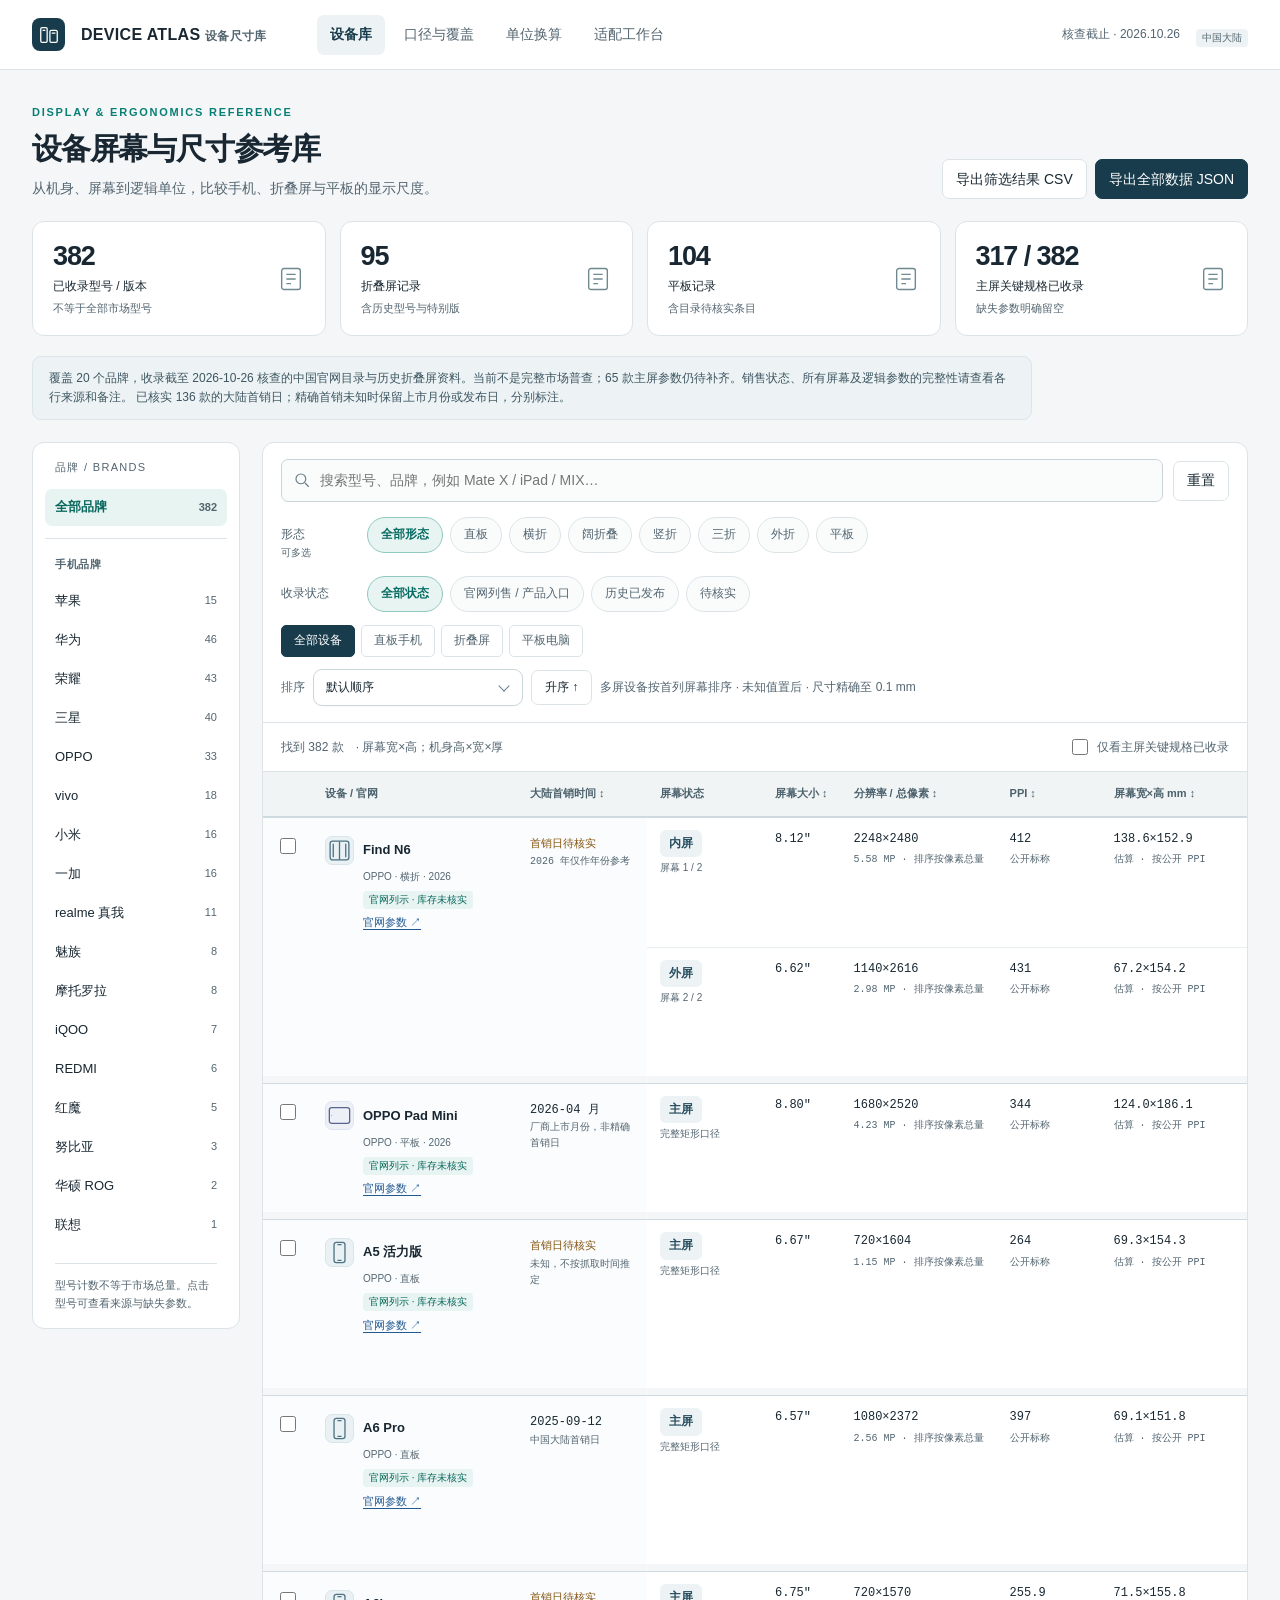
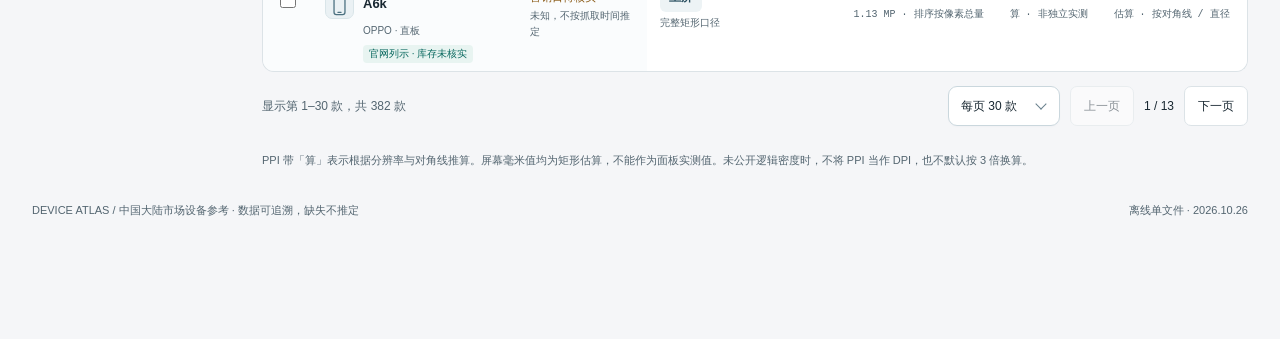
<file: outputs/device-library/index.html>
<!doctype html>
<html lang="zh-CN">
<head>
<meta charset="utf-8"><meta name="viewport" content="width=device-width,initial-scale=1">
<title>中国市场设备尺寸库 · Device Atlas</title>
<meta name="description" content="中国市场手机、折叠屏与平板设备尺寸参考，区分物理尺寸、PPI 与系统逻辑密度。">
<style>
:root{--bg:#f5f6f8;--paper:#fff;--ink:#182731;--muted:#536570;--line:#dce3e7;--navy:#183c4c;--accent:#087f75;--soft:#e8f4f1;--amber:#85530c;--amberbg:#fff4df;--blue:#235993;--r:12px}*{box-sizing:border-box}body{margin:0;background:var(--bg);color:var(--ink);font:14px/1.6 -apple-system,BlinkMacSystemFont,"Segoe UI","PingFang SC","Microsoft YaHei",sans-serif}button,input,select{font:inherit}button,a,select{touch-action:manipulation}button{cursor:pointer}button:disabled{cursor:not-allowed;opacity:.48}a{color:var(--blue);text-underline-offset:3px}button:focus-visible,a:focus-visible,input:focus-visible,select:focus-visible,summary:focus-visible{outline:3px solid #138b80;outline-offset:3px}button{border:1px solid var(--line);border-radius:7px;background:#fff;color:var(--ink);min-height:40px;padding:7px 13px;transition:background .15s}button:hover{background:#eef3f5}.primary{background:var(--navy);color:#fff;border-color:var(--navy)}.primary:hover{background:#255365}.quiet{background:transparent}.muted{color:var(--muted)}.mono,.num{font-family:ui-monospace,SFMono-Regular,Consolas,monospace;font-variant-numeric:tabular-nums}.small{font-size:12px}.nowrap{white-space:nowrap}.topbar{height:70px;border-bottom:1px solid var(--line);background:#fff;display:flex;align-items:center;padding:0 32px;gap:16px;position:relative;z-index:3}.logo{width:33px;height:33px;background:var(--navy);color:#fff;border-radius:8px;display:grid;place-items:center}.brandlock{font-weight:700;font-size:16px;letter-spacing:.02em}.edition{margin-left:auto;display:flex;align-items:center;gap:16px}.date{font-size:12px;color:var(--muted)}.navtabs{display:flex;gap:6px;margin-left:34px}.navtabs button{border:0;background:transparent;color:var(--muted)}.navtabs button[aria-selected=true]{color:var(--navy);background:#edf2f4;font-weight:600}.shell{max-width:1720px;margin:auto;padding:34px 32px 120px}.heading{display:flex;justify-content:space-between;gap:20px;align-items:flex-end;margin-bottom:22px}.eyebrow{font-size:11px;letter-spacing:.16em;color:var(--accent);font-weight:700;margin-bottom:7px}h1{font-size:30px;line-height:1.3;margin:0 0 9px;font-weight:650;letter-spacing:-.04em}h2{font-size:20px;margin:0 0 14px}h3{font-size:15px;margin:0 0 12px}.lead{color:var(--muted);margin:0;max-width:900px}.actions{display:flex;gap:8px;flex-wrap:wrap}.stats{display:grid;grid-template-columns:repeat(4,1fr);gap:14px;margin-bottom:20px}.stat{background:var(--paper);border:1px solid var(--line);border-radius:var(--r);padding:17px 20px;display:flex;justify-content:space-between;gap:10px;align-items:center}.stat strong{display:block;font-size:27px;line-height:1.3;font-weight:600;letter-spacing:-.04em}.stat .note{display:block;font-size:11px;color:var(--muted);margin-top:4px}.stat svg{color:#6f8991}.scope-note{background:#edf3f5;border:1px solid #d9e5e9;color:#3e5661;border-radius:9px;padding:12px 16px;margin-bottom:22px;font-size:12px}.workspace{display:grid;grid-template-columns:208px minmax(0,1fr);gap:22px}.sidebar{align-self:start;background:#fff;border:1px solid var(--line);border-radius:var(--r);padding:16px 12px}.side-title{font-size:11px;letter-spacing:.12em;color:var(--muted);padding:0 10px 12px}.brandlist{display:flex;flex-direction:column;gap:2px;max-height:690px;overflow:auto}.brand-btn{display:flex;justify-content:space-between;align-items:center;width:100%;border:0;background:transparent;min-height:37px;text-align:left;padding:7px 10px;font-size:13px}.brand-btn span:last-child{font-size:11px;color:var(--muted)}.brand-btn.active{background:var(--soft);color:#08675e;font-weight:650}.side-foot{font-size:11px;color:var(--muted);margin:14px 10px 0;border-top:1px solid var(--line);padding-top:13px}.catalog{min-width:0}.filters{background:#fff;border:1px solid var(--line);border-radius:var(--r) var(--r) 0 0;padding:16px 18px}.filterline{display:flex;align-items:center;gap:10px;flex-wrap:wrap}.search-wrap{position:relative;flex:1;min-width:230px}.search-wrap svg{position:absolute;left:12px;top:12px;color:#6b7e87}.search-wrap input{width:100%;padding:9px 12px 9px 38px;border:1px solid #c9d4da;border-radius:7px;min-height:42px;background:#fafcfc}select{min-height:42px;padding:8px 30px 8px 10px;border:1px solid #c9d4da;border-radius:7px;background:#fff;max-width:100%}.chips{display:flex;gap:6px;flex-wrap:wrap;margin-top:13px}.chip{min-height:32px;padding:3px 12px;border-radius:5px;font-size:12px;color:var(--muted)}.chip[aria-pressed=true]{background:var(--navy);border-color:var(--navy);color:#fff}.filter-meta{display:flex;gap:12px;align-items:center;font-size:12px;color:var(--muted);padding:13px 18px;background:#fff;border:1px solid var(--line);border-top:0}.filter-meta label{margin-left:auto;display:flex;gap:6px;align-items:center}.table-wrap{overflow:auto;max-height:810px;border:1px solid var(--line);border-top:0;background:#fff;border-radius:0 0 var(--r) var(--r)}table{border-collapse:separate;border-spacing:0;width:100%;text-align:left}th{position:sticky;top:0;z-index:2;background:#f0f4f5;border-bottom:1px solid #ced9df;padding:12px 13px;font-size:11px;white-space:nowrap;color:#4b616c;font-weight:600}td{border-bottom:1px solid #e8edef;padding:15px 13px;vertical-align:top;white-space:nowrap;font-size:12px}tbody tr:hover td{background:#f7fbfa}tbody tr:last-child td{border-bottom:0}.model-cell{min-width:205px;max-width:280px;white-space:normal}.model-name{border:0;background:none;padding:0;text-align:left;font-weight:650;min-height:28px;font-size:13px;line-height:1.4}.model-name:hover{background:none;text-decoration:underline}.model-meta{color:var(--muted);font-size:10px;margin-top:4px}.checkcell{width:40px;padding-right:0}input[type=checkbox]{accent-color:var(--accent);width:16px;height:16px;cursor:pointer}.badge{font-size:10px;display:inline-block;padding:1px 6px;border-radius:4px;background:#edf2f4;color:#52666f;margin-top:6px}.badge.green{background:var(--soft);color:#08685e}.badge.amber{background:var(--amberbg);color:var(--amber)}.missing{color:var(--amber);font-size:11px}.subvalue{display:block;font-size:10px;color:var(--muted);margin-top:3px}.bodycell{white-space:normal;min-width:220px;max-width:300px;overflow-wrap:anywhere}.screen-select{min-height:30px;padding:3px 20px 3px 7px;max-width:130px;font-size:11px}.sort-btn{border:0;background:none;min-height:20px;padding:0;color:inherit;font-size:inherit}.pager{display:flex;gap:10px;justify-content:flex-end;align-items:center;padding:14px 0;font-size:12px}.pager span:first-child{margin-right:auto;color:var(--muted)}.empty{padding:65px;text-align:center;color:var(--muted)}.empty strong{display:block;font-size:17px;margin-bottom:9px}.bottom-notes{font-size:11px;color:var(--muted);margin-top:12px}.comparebar{position:fixed;left:50%;bottom:20px;transform:translateX(-50%);z-index:6;width:min(920px,calc(100% - 32px));background:var(--navy);color:#fff;border-radius:12px;padding:12px 16px;display:flex;gap:10px;align-items:center;box-shadow:0 10px 40px #183c4c30}.comparebar[hidden]{display:none}.comparebar .names{flex:1;font-size:12px}.comparebar button{background:#fff}.comparebar .clear{border-color:#64818f;background:transparent;color:white}.page[hidden]{display:none}.method-grid{display:grid;grid-template-columns:repeat(2,minmax(0,1fr));gap:18px}.panel{background:white;border:1px solid var(--line);border-radius:var(--r);padding:24px}.panel p{color:var(--muted);font-size:13px}.panel code{display:block;background:#f0f4f5;border-radius:7px;padding:12px;font:12px/1.7 ui-monospace,monospace;white-space:pre-wrap;color:#244b5c}.method-table td{white-space:normal}.method-table th{position:static}.coverage-wrap{margin-top:20px}.coverage-wrap td,.coverage-wrap th{padding:10px 12px}.status-key{display:flex;gap:14px;flex-wrap:wrap;font-size:12px;color:var(--muted)}dialog{border:1px solid var(--line);border-radius:16px;padding:0;width:min(1040px,calc(100% - 30px));max-height:90vh;color:var(--ink);box-shadow:0 30px 100px #0e293e44}dialog::backdrop{background:#132b3d77}.dialog-head{display:flex;gap:16px;align-items:center;padding:22px 26px;border-bottom:1px solid var(--line);position:sticky;top:0;background:#fff;z-index:2}.dialog-head h2{margin:0;font-size:19px}.dialog-head button{margin-left:auto}.dialog-body{padding:24px 26px;overflow:auto}.detail-grid{display:grid;grid-template-columns:1fr 1fr;gap:14px;margin:18px 0}.detail-box{background:#f5f8f9;border-radius:9px;padding:14px}.detail-box small{display:block;color:var(--muted);font-size:11px;margin-bottom:5px}.screen-card{border:1px solid var(--line);border-radius:10px;padding:17px;margin:13px 0}.screen-title{display:flex;justify-content:space-between;gap:12px}.screen-metrics{display:grid;grid-template-columns:repeat(3,1fr);gap:16px;margin-top:14px}.screen-metrics small{display:block;color:var(--muted);font-size:11px}.screen-metrics strong{font-weight:550;font-size:14px}.source-list{font-size:12px;overflow-wrap:anywhere}.source-list li{margin:9px 0}.callout{padding:12px 15px;background:var(--amberbg);color:var(--amber);border-radius:7px;font-size:12px}.compare-grid{display:grid;gap:14px;grid-template-columns:repeat(var(--count,2),minmax(0,1fr));min-width:550px}.compare-card{border:1px solid var(--line);border-radius:10px;padding:15px;min-width:0}.compare-card h3{min-height:45px;line-height:1.4}.screen-stage{height:290px;display:flex;align-items:flex-end;justify-content:center;background:linear-gradient(#f5f8f9 1px,transparent 1px),linear-gradient(90deg,#f5f8f9 1px,transparent 1px);background-size:12px 12px;margin:12px 0;overflow:hidden}.screen-rect{border:1.5px solid #346678;background:#e5eff1;border-radius:7px;display:grid;place-items:center;font-size:11px;color:#315866;position:relative}.compare-metric{padding:10px 0;border-bottom:1px solid var(--line);font-size:12px}.compare-metric small{display:block;color:var(--muted);font-size:10px}.compare-metric:last-child{border:0}.calc-fields{display:grid;grid-template-columns:repeat(3,1fr);gap:14px}.calc-fields label{font-size:12px;color:var(--muted)}.calc-fields input{display:block;margin-top:5px;width:100%;border:1px solid #bccbd2;border-radius:6px;padding:9px;font:14px ui-monospace}.calc-output{background:var(--navy);color:white;padding:22px;border-radius:10px;margin-top:20px}.calc-output strong{font-size:24px;display:block;font-weight:550}.toast{position:fixed;top:85px;left:50%;transform:translateX(-50%);z-index:12;background:var(--ink);color:#fff;padding:10px 18px;border-radius:8px;font-size:13px;max-width:90%}.toast[hidden]{display:none}footer{color:var(--muted);font-size:11px;margin-top:32px;display:flex;justify-content:space-between;gap:15px}.mobile-brand{display:none}svg{flex-shrink:0}#data-note{max-width:1000px}.sr-only{position:absolute;width:1px;height:1px;overflow:hidden;clip:rect(0,0,0,0)}
@media(min-width:1500px){td{padding:17px 16px}.model-cell{min-width:225px}}@media(max-width:1000px){.shell{padding:24px 20px 110px}.topbar{padding:0 20px}.workspace{grid-template-columns:160px minmax(0,1fr);gap:14px}.navtabs{margin-left:10px}.heading{align-items:start}.stats{gap:8px}.stat{padding:14px}.stat svg{display:none}.edition .date{display:none}.method-grid{grid-template-columns:1fr}}@media(max-width:700px){.topbar{height:auto;min-height:65px;padding:12px 16px;flex-wrap:wrap;gap:10px}.brandlock{font-size:14px}.navtabs{order:3;width:100%;margin:0}.navtabs button{flex:1;font-size:12px}.edition{margin-left:auto}.edition .tag{display:none}.shell{padding:22px 14px 110px}h1{font-size:25px}.heading{display:block}.heading .actions{margin-top:16px}.lead{font-size:12px}.stats{grid-template-columns:repeat(2,1fr)}.stat{padding:13px}.stat strong{font-size:23px}.workspace{display:block}.sidebar{display:none}.mobile-brand{display:block}.filters{padding:12px}.search-wrap{min-width:100%;flex-basis:100%}.filterline select{flex:1;min-width:100px;font-size:12px}.filter-meta{padding:10px 12px;flex-wrap:wrap;gap:6px}.filter-meta label{margin-left:0;width:100%}.table-wrap{max-height:72vh}td,th{padding:12px 10px}.model-cell{min-width:175px}.comparebar{bottom:10px;padding:10px}.comparebar .names{font-size:11px}.comparebar .clear{display:none}.screen-metrics{grid-template-columns:repeat(2,1fr)}.detail-grid{grid-template-columns:1fr}.dialog-body{padding:18px}.dialog-head{padding:16px}.panel{padding:18px}.calc-fields{grid-template-columns:1fr 1fr}.pager{flex-wrap:wrap}.pager span:first-child{width:100%}footer{display:block}.scope-note{font-size:11px}}
@media(prefers-reduced-motion:reduce){*{transition:none!important;scroll-behavior:auto!important}}@media print{.topbar,.sidebar,.filters,.comparebar,.pager,.actions{display:none}.shell{padding:0}.workspace{display:block}.table-wrap{max-height:none;overflow:visible}th{position:static}.stats{display:none}}
</style>
<style>
.sort-tools{display:flex;gap:8px;align-items:center;margin-top:12px;flex-wrap:wrap}.sort-tools label{font-size:12px;color:var(--muted)}.sort-tools select{min-height:34px;font-size:12px}.sort-tools button{min-height:34px;font-size:12px}.date-cell{min-width:130px}.official-link{display:inline-block;font-size:11px;margin-top:5px}.date-note{display:block;font-size:10px;color:var(--muted);max-width:160px;white-space:normal}.bench-layout{display:grid;grid-template-columns:252px minmax(0,1fr);gap:20px}.bench-picker{background:#fff;border:1px solid var(--line);border-radius:12px;padding:16px;align-self:start}.bench-picker input[type=search]{width:100%;border:1px solid #c9d4da;padding:9px;border-radius:6px;font-size:12px;min-height:40px}.bench-picker select{width:100%;margin-top:8px;font-size:12px}.bench-list{max-height:590px;overflow:auto;margin-top:12px}.bench-option{display:flex;gap:8px;padding:9px 3px;border-bottom:1px solid #edf1f3;align-items:flex-start;cursor:pointer}.bench-option input{flex-shrink:0;margin-top:4px}.bench-option strong{display:block;font-size:12px;font-weight:550;line-height:1.5}.bench-option small{display:block;color:var(--muted);font-size:10px}.bench-option:has(input:checked){background:#edf7f4}.bench-main{min-width:0}.bench-toolbar{display:flex;gap:8px;align-items:center;flex-wrap:wrap;background:#fff;border:1px solid var(--line);border-radius:12px 12px 0 0;padding:13px 16px}.segmented{display:flex;gap:3px;padding:3px;background:#edf2f4;border-radius:7px}.segmented button{min-height:32px;padding:4px 12px;border:0;background:transparent;font-size:12px}.segmented button.active{background:#fff;box-shadow:0 1px 4px #183c4c15;color:var(--navy);font-weight:650}.bench-toolbar .calibrate{margin-left:auto}.bench-toolbar button,.bench-toolbar select{font-size:12px;min-height:36px}.calib-status{padding:9px 16px;font-size:11px;background:#f0f6f7;color:#3d5a67;border:1px solid var(--line);border-top:0;display:flex;align-items:center;gap:7px;flex-wrap:wrap}.calib-status.valid{background:#eaf5f0;color:#126452}.calib-status.invalid{background:var(--amberbg);color:var(--amber)}.bench-scroll{background-color:#f6f8f9;background-image:linear-gradient(#e5ebee 1px,transparent 1px),linear-gradient(90deg,#e5ebee 1px,transparent 1px);background-size:20px 20px;overflow:auto;border:1px solid var(--line);border-top:0;max-height:78vh;min-height:380px;padding:26px 22px 30px;border-radius:0 0 12px 12px}.bench-stage{display:flex;align-items:flex-end;gap:30px;width:max-content;min-width:100%;min-height:330px;padding-bottom:18px;border-bottom:1px dashed #9bb2bd}.bench-device{flex-shrink:0;min-width:145px;display:flex;flex-direction:column;align-items:center}.bench-device-head{display:flex;align-items:center;gap:7px;justify-content:space-between;width:100%;max-width:420px;min-width:170px;margin-bottom:9px}.bench-device-head strong{font-size:12px;max-width:260px;white-space:normal;line-height:1.4}.bench-device-head button{min-height:27px;padding:1px 7px;font-size:11px}.bench-screen-choice{display:flex;gap:5px;width:100%;justify-content:center;align-items:center;margin-bottom:10px}.bench-screen-choice select{font-size:11px;min-height:29px;max-width:180px;padding-top:3px;padding-bottom:3px}.bench-screen-choice button{min-height:29px;padding:3px 7px;font-size:11px}.hardware-frame{position:relative;flex-shrink:0;border:1px solid #526a77;border-radius:18px;background:#344b59;box-shadow:0 6px 15px #1b3b4b16;display:flex;align-items:center;justify-content:center;overflow:visible}.hardware-frame.screen-only{border:0;border-radius:0;background:transparent;box-shadow:none}.hardware-screen{position:relative;border:1px solid #547f8d;border-radius:10px;background:#e7eff1;overflow:hidden;flex-shrink:0;display:flex;align-items:center;justify-content:center}.hardware-screen.round{border-radius:50%}.hardware-screen .screen-label{color:#3d6273;font:12px/1.6 ui-monospace,monospace;text-align:center;z-index:0;max-width:90%;overflow:hidden}.hardware-screen .screen-label strong{font-size:19px;font-weight:500;display:block}.hardware-screen img{position:absolute;z-index:1;left:0;max-width:none;pointer-events:none}.screen-centerline{position:absolute;z-index:2;top:0;bottom:0;left:50%;border-left:1px dashed #345d7160;pointer-events:none}.bench-dimensions{font-size:11px;color:#385c6a;margin-top:13px;text-align:center;font-variant-numeric:tabular-nums;line-height:1.7}.bench-device .remove-device{min-height:27px;font-size:10px;padding:2px 7px;background:transparent;border-color:#b9ccd3}.bench-caption{font-size:11px;color:var(--muted);margin:10px 0 20px}.design-panel{background:#fff;border:1px solid var(--line);border-radius:12px;padding:18px;margin-top:18px}.design-panel-head{display:flex;align-items:center;gap:12px;flex-wrap:wrap}.design-panel-head h3{margin:0}.design-controls{display:flex;gap:10px;flex-wrap:wrap;align-items:center;margin-top:14px}.design-controls select{font-size:12px;min-height:36px}.design-controls label{font-size:11px;color:var(--muted)}.design-controls input[type=range]{vertical-align:middle;width:90px}.file-button{display:inline-flex;align-items:center;min-height:38px;padding:6px 12px;border:1px dashed #849fae;border-radius:7px;cursor:pointer;color:var(--navy);font-size:12px}.file-button:focus-within{outline:3px solid #138b80;outline-offset:3px}.file-button input{position:absolute;width:1px;height:1px;opacity:0}.design-meta{font-size:11px;color:var(--muted);flex:1}.future-note{font-size:11px;color:var(--muted);border-top:1px solid var(--line);padding-top:12px;margin-top:14px}.calibration-dialog{max-width:760px}.ruler-space{background:#f0f5f7;border:1px solid #cbdbe2;border-radius:9px;overflow:auto;padding:36px 22px;margin:18px 0}.calibration-ruler{height:44px;position:relative;border-bottom:2px solid var(--navy);background:repeating-linear-gradient(90deg,var(--navy) 0,var(--navy) 1px,transparent 1px,transparent calc(10% - 0px));background-size:10% 10px;background-repeat:repeat-x;background-position:bottom}.calibration-ruler:before,.calibration-ruler:after{content:'';position:absolute;bottom:-6px;width:2px;height:35px;background:var(--navy)}.calibration-ruler:before{left:0}.calibration-ruler:after{right:0}.ruler-label{text-align:center;font-size:12px;color:var(--navy);padding-top:2px}.calib-inputs{display:flex;align-items:center;gap:12px;flex-wrap:wrap}.calib-inputs label{font-size:12px}.calib-inputs input[type=range]{flex:1;min-width:180px;accent-color:var(--accent)}.calib-inputs input[type=number]{width:85px;padding:8px;border:1px solid #afc2cb;border-radius:6px}.dialog-actions{display:flex;justify-content:flex-end;gap:10px;margin-top:20px}.workbench-empty{padding:50px 30px;text-align:center;color:var(--muted);width:100%;font-size:13px}.release-source{margin-top:12px;border:1px solid var(--line);border-radius:9px;padding:14px}.release-source strong{font-size:13px}.release-source p{font-size:12px;color:var(--muted);margin:6px 0}.file-status{margin:12px 0 0;font-size:11px;color:var(--accent)}.workbench-legend{display:flex;gap:16px;flex-wrap:wrap;margin:9px 0;font-size:11px;color:var(--muted)}.comparebar .names{white-space:nowrap;overflow:hidden;text-overflow:ellipsis}.bench-type-filter{display:flex;gap:4px;margin-top:10px}.bench-type-filter button{flex:1;min-height:30px;font-size:11px;padding:4px}.bench-type-filter button.active{background:var(--soft);color:var(--accent)}
@media(max-width:1050px){.bench-layout{grid-template-columns:210px minmax(0,1fr);gap:14px}.bench-toolbar .calibrate{margin-left:0}.bench-scroll{padding:20px 16px}}@media(max-width:700px){.bench-layout{display:block}.bench-picker{margin-bottom:14px}.bench-list{max-height:220px}.bench-toolbar{padding:11px}.bench-scroll{min-height:350px;max-height:75vh}.bench-stage{gap:20px}.bench-device-head{min-width:150px}.calib-inputs{gap:8px}.sort-tools select{max-width:220px}.sort-tools{margin-top:10px}.design-panel{padding:14px}.bench-caption{font-size:10px}}
/* Compact, grouped device sub-tables and visible filter controls. */
[hidden]{display:none!important}.filter-tag-row{display:flex;align-items:flex-start;gap:12px;margin-top:15px}.filter-label{font-size:12px;color:var(--muted);min-width:74px;padding-top:8px}.filter-label small{display:block;font-size:10px;padding-top:1px}.filter-tags{display:flex;flex-wrap:wrap;gap:7px}.filter-tags button{font-size:12px;min-height:36px;padding:6px 13px;border-radius:18px;color:var(--muted);background:#fafcfc}.filter-tags button[aria-pressed=true]{background:var(--soft);color:#076c63;border-color:#8fc8bf;font-weight:600}.brand-group-label{font-size:11px;font-weight:650;color:var(--muted);letter-spacing:.05em;padding:17px 10px 7px;border-top:1px solid var(--line);margin-top:10px}.brandlist{max-height:760px}.device-subrow td{padding:12px 13px}.device-subrow .device-meta{background:#fafcfd;vertical-align:top;padding-top:17px;border-bottom:7px solid var(--bg)}.device-start td{border-top:1px solid #cedce2}.device-end td{border-bottom:7px solid var(--bg)}.screen-state-label{display:inline-block;padding:4px 9px;border-radius:6px;background:#edf3f5;font-size:12px;color:#294f60;font-weight:600}.screen-state{min-width:115px}.table-wrap{max-height:900px}.table-wrap th{z-index:4}.custom-select{display:inline-block;position:relative;min-width:90px;max-width:100%;vertical-align:middle}.custom-native{position:absolute!important;width:1px!important;height:1px!important;opacity:0;pointer-events:none;overflow:hidden;padding:0!important;margin:0!important;min-height:0!important;border:0!important}.select-trigger{display:flex;align-items:center;justify-content:space-between;gap:20px;width:100%;text-align:left;min-height:40px;border:1px solid #cad7dd;border-radius:9px;background:#fff;box-shadow:0 1px 2px #183c4c06;font-size:12px;padding:8px 12px}.select-trigger:after{content:'';width:7px;height:7px;flex-shrink:0;border-right:1.5px solid #69818d;border-bottom:1.5px solid #69818d;transform:rotate(45deg);margin:0 2px 4px 0}.select-trigger[aria-expanded=true]{border-color:var(--accent);box-shadow:0 0 0 3px #087f7515}.select-menu{position:absolute;top:calc(100% + 7px);left:0;min-width:100%;width:max-content;max-width:min(300px,85vw);max-height:300px;overflow:auto;background:#fff;border:1px solid #dce5e8;border-radius:11px;padding:5px;box-shadow:0 12px 35px #183c4c24;z-index:30}.select-option{display:block;width:100%;min-height:36px;border:0;text-align:left;padding:7px 11px;border-radius:6px;white-space:normal;font-size:12px;color:var(--ink)}.select-option[aria-selected=true]{background:var(--soft);color:var(--accent);font-weight:600}.select-option:focus-visible{outline-offset:-2px}.bench-picker .custom-select{width:100%;margin-top:8px}.bench-screen-choice .custom-select{max-width:170px}.bench-toolbar{position:relative;z-index:6}.bench-screen-choice{position:relative;z-index:2}.bench-screen-choice:has([aria-expanded=true]){z-index:10}.bench-device:has([aria-expanded=true]){z-index:12}.bench-device{position:relative}.mobile-select{display:none}.bench-expanded{overflow:hidden}#page-workbench:fullscreen,#page-workbench.expanded-workbench{background:var(--bg);padding:22px;width:100%;height:100%;overflow:auto}#page-workbench.expanded-workbench{position:fixed;inset:0;z-index:20}#page-workbench:fullscreen .heading,#page-workbench.expanded-workbench .heading{margin-bottom:16px}#page-workbench:fullscreen .heading h1,#page-workbench.expanded-workbench .heading h1{font-size:23px}#page-workbench:fullscreen .bench-scroll,#page-workbench.expanded-workbench .bench-scroll{max-height:calc(100vh - 250px);min-height:360px}#page-workbench:fullscreen .bench-list,#page-workbench.expanded-workbench .bench-list{max-height:calc(100vh - 350px)}#page-workbench:fullscreen .design-panel,#page-workbench.expanded-workbench .design-panel{margin-top:16px}.bench-option{min-height:54px}.bench-option small{line-height:1.7}.bench-toolbar .calibrate{margin-left:auto}.filterline .search-wrap{min-width:200px}.sort-tools .custom-select{min-width:210px}
@media(max-width:900px){.mobile-select{display:inline-block}.filter-tag-row{gap:8px}.filter-label{min-width:62px}.bench-toolbar .calibrate{margin-left:0}}@media(max-width:700px){#page-workbench:fullscreen,#page-workbench.expanded-workbench{padding:14px}.filter-tags{gap:6px}.filter-tags button{font-size:11px;padding:6px 10px}.filter-tag-row{margin-top:12px}.bench-toolbar .custom-select{max-width:180px}.bench-picker .custom-select{max-width:100%}}
/* Screen-only rectangles preserve the full UI bounds; shells are illustrative. */
.hardware-frame.screen-only{border-radius:0;box-shadow:none;background:transparent}.hardware-frame.screen-only .hardware-screen:not(.round){border-radius:0}.hardware-frame.physical-body{border:0;background:linear-gradient(115deg,#d3d7dc 0%,#69717c 7%,#272d36 14%,#10151d 42%,#5a626e 87%,#b5bbc3 96%,#636d79 100%);box-shadow:inset 0 0 0 1px #111923,inset 0 0 0 3px #b4bcc080,0 8px 16px #20334428,0 2px 3px #20334430;overflow:visible}.physical-body:before{content:'';position:absolute;inset:3px;border:1px solid #080c12;border-radius:calc(var(--shell-radius) - 2px);pointer-events:none;z-index:2}.physical-body .hardware-screen{border:1px solid #080f18;box-shadow:0 0 0 1px #0008;background:linear-gradient(145deg,#f1f7f8,#dce9ee);overflow:hidden}.physical-body .phone-camera{position:absolute;width:calc(2.4px * var(--device-scale));height:calc(2.4px * var(--device-scale));top:calc(2px * var(--device-scale));left:50%;transform:translateX(-50%);border-radius:50%;background:radial-gradient(circle at 38% 35%,#315275 0%,#07111d 35%,#000 65%);box-shadow:0 0 0 1px #606c7380;z-index:4}.phone-speaker{position:absolute;top:calc(1.2px * var(--device-scale));left:42%;width:16%;height:1px;border-radius:3px;background:#060b10;opacity:.65;z-index:3}.phone-side{position:absolute;background:linear-gradient(90deg,#282e38,#a8b0ba,#39424e);width:3px;border-radius:2px;top:25%;height:13%;right:-2px;box-shadow:0 1px 2px #0005}.phone-side.volume{left:-2px;right:auto;top:22%;height:17%}.tablet-body .phone-camera{width:calc(1.5px * var(--device-scale));height:calc(1.5px * var(--device-scale))}.tablet-body .phone-speaker{display:none}.rotated-body .phone-camera{top:50%;left:calc(2px * var(--device-scale));transform:translateY(-50%)}.rotated-body .phone-speaker{top:42%;left:calc(1px * var(--device-scale));height:16%;width:1px}.rotated-body .phone-side{top:-2px;left:25%;right:auto;width:13%;height:3px}.rotated-body .phone-side.volume{top:auto;bottom:-2px;left:22%;width:17%;height:3px}
.select-group-label{font-size:10px;color:var(--muted);font-weight:650;padding:9px 11px 5px;border-top:1px solid var(--line);margin-top:4px}.select-group-label:first-child{border:0;margin:0}
/* Left-aligned dimensions and a consistent silhouette vocabulary. */
.table-wrap th,.table-wrap td{text-align:left}.bodycell{font-family:inherit;min-width:200px;max-width:280px}.body-dimensions{display:flex;flex-direction:column;gap:5px;font-size:12px;line-height:1.65;text-align:left}.body-dimension{display:grid;grid-template-columns:18px minmax(0,1fr);gap:8px;align-items:start}.dimension-key{color:var(--muted);font-size:11px}.dimension-value{font-variant-numeric:tabular-nums;overflow-wrap:break-word;white-space:normal}.dimension-unit{font-size:10px;color:var(--muted)}.body-raw{white-space:normal;font-size:12px;line-height:1.7}.bodycell>.subvalue{margin-top:9px}.model-heading{display:flex;align-items:center;gap:9px;min-height:30px}.model-heading .model-name{flex:1;min-width:0}.device-type-icon{display:inline-flex;flex:0 0 29px;width:29px;height:29px;align-items:center;justify-content:center;color:#4c7180;background:#eaf1f4;border:1px solid #d9e5e9;border-radius:7px;vertical-align:middle}.type-widefold,.type-trifold{color:#24786e;background:#eaf5f1;border-color:#d2e9e1}.type-tablet{color:#586690;background:#eef0f8;border-color:#dfe4f0}.type-flip{color:#76618b;background:#f3eff7;border-color:#e8e0ef}.model-cell .model-meta,.model-cell>.badge,.model-cell>.official-link{margin-left:38px}.picker-model{display:flex!important;align-items:center;gap:7px}.picker-model .device-type-icon{width:25px;height:25px;flex-basis:25px;border-radius:6px}.picker-model .device-type-icon svg{width:21px;height:21px}.bench-option-content{min-width:0}.bench-option-content>small{margin-left:32px}.body-dimension+.body-dimension{border-top:1px solid #edf1f3;padding-top:4px}
/* Fullscreen canvas: edge-to-edge workspace, floating tool islands. */
.canvas-brand,.canvas-only{display:none}.canvas-fullscreen .canvas-only{display:inline-flex;align-items:center;justify-content:center}#page-workbench.canvas-fullscreen{padding:0;overflow:hidden;background:#f6f8f9}#page-workbench.canvas-fullscreen>.heading{display:none}#page-workbench.canvas-fullscreen .bench-layout{display:block;margin:0}#page-workbench.canvas-fullscreen .bench-main{position:static}#page-workbench.canvas-fullscreen .bench-scroll{position:absolute;inset:0;width:100%;height:100%;max-height:none;min-height:0;border:0;border-radius:0;padding:112px 48px 132px;overflow:auto}#page-workbench.canvas-fullscreen .bench-stage{min-height:100%;justify-content:safe center;gap:44px;border:0;padding:0}#page-workbench.canvas-fullscreen .workbench-legend,#page-workbench.canvas-fullscreen .bench-caption{display:none}#page-workbench.canvas-fullscreen .canvas-brand{display:flex;position:absolute;top:20px;left:20px;z-index:15;align-items:center;gap:10px;background:#fffffff5;border:1px solid #e0e5e8;padding:12px 16px;border-radius:15px;box-shadow:0 4px 20px #183c4c12;font-size:13px}.canvas-brand>span:last-child{color:var(--muted);border-left:1px solid var(--line);padding-left:10px;font-size:11px}.canvas-logo{color:var(--accent);font-size:19px}#page-workbench.canvas-fullscreen .bench-toolbar{position:absolute;bottom:22px;left:50%;transform:translateX(-50%);z-index:30;width:max-content;max-width:calc(100% - 32px);border:1px solid #dce3e7;border-radius:17px;background:#fffffff5;box-shadow:0 6px 30px #183c4c22;backdrop-filter:blur(16px);padding:9px 11px;gap:7px;flex-wrap:nowrap}#page-workbench.canvas-fullscreen .bench-toolbar button{white-space:nowrap;border-radius:9px;min-height:38px}#page-workbench.canvas-fullscreen .bench-toolbar [aria-pressed=true]{background:var(--soft);border-color:#9dcfc5;color:var(--accent)}#page-workbench.canvas-fullscreen .bench-toolbar .calibrate{margin-left:0}.toolbar-divider{width:1px;height:24px;background:var(--line);margin:0 4px}#page-workbench.canvas-fullscreen .bench-toolbar .select-menu{top:auto;bottom:calc(100% + 10px)}#page-workbench.canvas-fullscreen .calib-status{position:absolute;top:23px;right:20px;z-index:12;max-width:min(600px,calc(100% - 330px));padding:10px 14px;border-radius:11px;border:1px solid #cbded8;box-shadow:0 3px 14px #183c4c09;font-size:11px;background:#edf7f1ed}#page-workbench.canvas-fullscreen .calib-status.invalid{background:#fff7e7ed;border-color:#eddfbf}#page-workbench.canvas-fullscreen .bench-picker{display:none;position:absolute;top:87px;left:20px;width:270px;z-index:25;max-height:calc(100% - 185px);overflow:auto;border-radius:15px;box-shadow:0 8px 32px #183c4c22;background:#fffffff7}#page-workbench.canvas-fullscreen.picker-open .bench-picker{display:block}#page-workbench.canvas-fullscreen .bench-list{max-height:calc(100vh - 435px);min-height:100px}#page-workbench.canvas-fullscreen .design-panel{display:none;position:absolute;right:20px;top:87px;width:300px;max-height:calc(100% - 185px);overflow:auto;z-index:25;border-radius:15px;background:#fffffff7;box-shadow:0 8px 32px #183c4c22;margin:0;padding:19px}#page-workbench.canvas-fullscreen.design-open .design-panel{display:block}#page-workbench.canvas-fullscreen .design-panel-head{display:flex;flex-wrap:wrap;gap:12px}#page-workbench.canvas-fullscreen .design-panel-head h3{width:calc(100% - 38px);margin:0;order:-2}#page-workbench.canvas-fullscreen .design-controls{display:flex;flex-direction:column;align-items:stretch;gap:9px;margin-top:18px}#page-workbench.canvas-fullscreen .design-controls .custom-select{width:100%}#page-workbench.canvas-fullscreen .floating-panel-close{float:right;min-height:27px;width:27px;padding:0;font-size:17px;border:0;background:#edf2f4;border-radius:7px}#page-workbench.canvas-fullscreen .design-panel-head .floating-panel-close{order:-1;margin-left:auto}#page-workbench.canvas-fullscreen .file-button{max-width:100%;font-size:11px}#page-workbench.canvas-fullscreen .bench-device-head{background:#ffffffa8;border-radius:7px;padding:3px 6px}#page-workbench.canvas-fullscreen .bench-dimensions{background:#ffffffad;border-radius:8px;padding:7px 12px;margin-top:12px}
@media(max-width:900px){#page-workbench.canvas-fullscreen .bench-toolbar{flex-wrap:wrap;justify-content:center;width:calc(100% - 28px);max-width:680px;bottom:14px;gap:5px}#page-workbench.canvas-fullscreen .bench-toolbar button{font-size:11px;padding:5px 9px}#page-workbench.canvas-fullscreen .bench-toolbar .custom-select{max-width:175px}#page-workbench.canvas-fullscreen .calib-status{top:82px;right:14px;left:14px;max-width:none}#page-workbench.canvas-fullscreen .canvas-brand{left:14px;top:14px}#page-workbench.canvas-fullscreen .bench-picker,#page-workbench.canvas-fullscreen .design-panel{top:144px;max-height:calc(100% - 280px);left:14px;right:auto;width:min(300px,calc(100% - 28px))}#page-workbench.canvas-fullscreen .bench-scroll{padding:158px 25px 170px}#page-workbench.canvas-fullscreen .bench-list{max-height:calc(100vh - 520px)}#page-workbench.canvas-fullscreen .bench-stage{gap:30px}}
#page-workbench.canvas-fullscreen .design-panel-head h3{width:calc(100% - 44px)}#page-workbench.canvas-fullscreen .design-panel-head .floating-panel-close{flex:0 0 27px}#page-workbench.canvas-fullscreen .design-panel-head .file-button{width:100%}
/* Pan the canvas without scaling physical device dimensions. */
#bench-scroll{overflow:hidden;cursor:grab;overscroll-behavior:contain}#page-workbench.canvas-fullscreen #bench-scroll{overflow:hidden}#bench-scroll.is-panning,#bench-scroll.is-panning *{cursor:grabbing!important;user-select:none}#bench-stage{transform-origin:0 0}#bench-scroll .hardware-screen img{-webkit-user-drag:none;user-select:none}#bench-scroll button,#bench-scroll .custom-select{cursor:pointer}#bench-scroll .select-menu{cursor:default}#bench-scroll:focus-visible{outline:2px solid var(--accent);outline-offset:-3px}
#bench-scroll{touch-action:none}#bench-scroll .select-menu{touch-action:pan-y}
.wide-fold-note{background:#f0f7f5;border:1px solid #d6e7e1;border-radius:10px;padding:12px 15px;margin-top:14px;font-size:12px;color:#355f55}.wide-fold-note p{margin:5px 0}.wide-source-links{display:flex;flex-wrap:wrap;gap:12px;font-size:11px;margin-top:8px}

</style></head>
<body>
<header class="topbar"><div class="logo" aria-hidden="true"><svg width="22" height="22" viewBox="0 0 24 24" fill="none" stroke="currentColor" stroke-width="1.4"><rect x="3" y="4" width="7" height="16" rx="1.5"/><rect x="13" y="7" width="8" height="13" rx="1.5"/><path d="M5 7h3M15 10h4"/></svg></div><div class="brandlock">DEVICE ATLAS <span class="small muted">设备尺寸库</span></div><nav class="navtabs" aria-label="主导航"><button role="tab" aria-selected="true" data-page="library">设备库</button><button role="tab" aria-selected="false" data-page="method">口径与覆盖</button><button role="tab" aria-selected="false" data-page="calculator">单位换算</button></nav><div class="edition"><span class="date">核查截止 · 2026.10.26</span><span class="badge tag">中国大陆</span></div></header>
<main class="shell">
<section id="page-library" class="page">
<div class="heading"><div><div class="eyebrow">DISPLAY & ERGONOMICS REFERENCE</div><h1>设备屏幕与尺寸参考库</h1><p class="lead">从机身、屏幕到逻辑单位，比较手机、折叠屏与平板的显示尺度。</p></div><div class="actions"><button id="export-csv">导出筛选结果 CSV</button><button id="export-json" class="primary">导出全部数据 JSON</button></div></div>
<div class="stats" id="stats"></div>
<div class="scope-note" id="data-note"></div>
<div class="workspace"><aside class="sidebar"><div class="side-title">品牌 / BRANDS</div><div id="brandlist" class="brandlist"></div><div class="side-foot">型号计数不等于市场总量。点击型号可查看来源与缺失参数。</div></aside><section class="catalog" aria-label="设备规格表">
<div class="filters"><div class="filterline"><div class="search-wrap"><svg width="18" height="18" viewBox="0 0 24 24" fill="none" stroke="currentColor" stroke-width="1.6" aria-hidden="true"><circle cx="10.5" cy="10.5" r="6.5"/><path d="m16 16 5 5"/></svg><label for="search" class="sr-only">搜索品牌或型号</label><input type="search" id="search" placeholder="搜索型号、品牌，例如 Mate X / iPad / MIX…"></div><select id="brand-select" class="mobile-brand" aria-label="选择品牌"></select><select id="form-select" aria-label="设备形态"><option value="">全部形态</option><option>直板</option><option>横折</option><option>竖折</option><option>三折</option><option>外折</option><option>平板</option></select><select id="status-select" aria-label="销售状态"><option value="">全部收录状态</option><option value="listed">官网列售 / 产品入口</option><option value="history">历史已发布</option><option value="pending">待核实</option></select><button id="reset">重置</button></div><div class="chips" aria-label="设备类型"><button class="chip" data-kind="all" aria-pressed="true">全部设备</button><button class="chip" data-kind="phone" aria-pressed="false">直板手机</button><button class="chip" data-kind="fold" aria-pressed="false">折叠屏</button><button class="chip" data-kind="tablet" aria-pressed="false">平板电脑</button></div></div>
<div class="filter-meta"><span id="result-count" aria-live="polite"></span><span>· 屏幕宽×高；机身高×宽×厚</span><label><input type="checkbox" id="known-only">仅看主屏关键规格已收录</label></div>
<div class="table-wrap" tabindex="0" aria-label="可横向滚动的设备参数表"><table><thead><tr><th scope="col" class="checkcell"><span class="sr-only">加入对比</span></th><th scope="col">设备 / 型号</th><th scope="col">屏幕状态</th><th scope="col"><button class="sort-btn" data-sort="diagonal">对角线 ↕</button></th><th scope="col">分辨率 px</th><th scope="col"><button class="sort-btn" data-sort="ppi">PPI ↕</button></th><th scope="col"><button class="sort-btn" data-sort="width">屏幕宽×高 mm ↕</button></th><th scope="col">逻辑尺寸 / 单位</th><th scope="col">逻辑 DPI / 倍率</th><th scope="col">机身高×宽×厚 mm</th></tr></thead><tbody id="rows"></tbody></table><div id="empty" class="empty" hidden><strong>没有匹配的设备</strong>试试缩短关键词或取消筛选。<br><button id="empty-reset" style="margin-top:16px">清除全部筛选</button></div></div>
<div class="pager"><span id="pager-note"></span><label for="page-size" class="sr-only">每页设备数量</label><select id="page-size"><option value="30">每页 30 款</option><option value="60">每页 60 款</option><option value="120">每页 120 款</option><option value="10000">显示全部</option></select><button id="prev">上一页</button><span id="page-label"></span><button id="next">下一页</button></div>
<div class="bottom-notes">PPI 带「算」表示根据分辨率与对角线推算。屏幕毫米值均为矩形估算，不能作为面板实测值。未公开逻辑密度时，不将 PPI 当作 DPI，也不默认按 3 倍换算。</div>
</section></div>
</section>
<section id="page-method" class="page" hidden><div class="heading"><div><div class="eyebrow">METHODOLOGY & COVERAGE</div><h1>口径与覆盖</h1><p class="lead">让每个数值都能追溯，区分硬件规格、计算结果与需要实机读取的配置。</p></div></div><div class="method-grid">
<article class="panel"><h2>01 / 收录边界</h2><p>中国大陆官网列售、产品入口及待核实的目录型号；保留华为、荣耀、OPPO、小米、三星、苹果已确认的历代折叠屏。存储容量与纯配色通常合并，改变机身几何的版本尽量单列或写入备注。</p><p><b>这不是已经穷尽所有渠道库存的市场普查。</b>官网仍有产品页面不等于现货；预约、区域限定、长尾品牌及停售机型的状态需要独立确认。页面显示实际收录量与参数完整度，不将候选条目当作已验证完整参数。</p><p>时间口径为 2026-10-26。来源页面可能持续变化，未确认发布日期或大陆销售状态的条目归入「待核实」。</p></article>
<article class="panel"><h2>02 / 物理尺寸怎么来</h2><p>机身尺寸引用厂商规格，采用高×宽×厚；摄像头凸起通常不计入标称厚度，以各行备注为准。屏幕采用宽×高，保持所记录分辨率方向；部分展开内屏横向更宽；圆形外屏的英寸数按直径记录，表中以 Ø 标识，毫米数为圆的外接方框。</p><code>公开 PPI 可用：
宽 mm = 宽 px ÷ PPI × 25.4
高 mm = 高 px ÷ PPI × 25.4

仅对角线可用：
PPI估算 = √(宽px² + 高px²) ÷ 对角线英寸

圆形外屏（单独处理）：
PPI估算 = 横向像素 ÷ 直径英寸</code><p>详情同时展示按对角线与按公开 PPI 两种结果和差异。PPI 为计算值时两者不构成独立验证。圆角、挖孔、折痕及曲面投影未扣除，不能认为精确到 0.01 mm。</p></article>
<article class="panel"><h2>03 / dp、pt、vp 与 DPI</h2><table class="method-table"><thead><tr><th>参数</th><th>含义</th></tr></thead><tbody><tr><td>PPI</td><td>屏幕每英寸像素数，硬件物理密度。</td></tr><tr><td>逻辑 DPI</td><td>Android 的 densityDpi 等系统缩放配置，不等于物理 PPI。</td></tr><tr><td>dp / pt / vp</td><td>分别为 Android、iOS、原生 HarmonyOS 的逻辑单位；实际数值依系统与显示设置而定。</td></tr></tbody></table><p>只在有明确依据时填入逻辑尺寸或逻辑密度；否则标为待实机读取。开发者文档的初始配置可能随系统更新、显示大小、分辨率设置及折叠状态改变。</p><p><a href="https://developer.android.com/reference/android/util/DisplayMetrics" target="_blank" rel="noopener noreferrer">Android DisplayMetrics 官方说明 ↗</a></p></article>
<article class="panel"><h2>04 / 折叠屏与平板的特殊口径</h2><p>内屏与外屏分别记录。三折叠单屏、双屏、三屏状态如有公开数据则分列；未公开的中间态不根据展开面积线性猜测。</p><p>平板逻辑尺寸可能因窗口模式、横竖屏、显示缩放和桌面模式改变。输入法应读取 IME 的实际可用区域，整屏逻辑尺寸并不等于键盘可用宽度。</p><p>对比图只表达相对物理尺寸，不是显示器上的毫米级 1:1 标尺；不含机身框线与安全区的精确轮廓。</p></article>
</div><div class="panel coverage-wrap"><h2>品牌覆盖与待补项</h2><p class="small muted">「主屏规格」要求有分辨率及对角线或公开 PPI。其完整不代表全部内外屏、机身尺寸与逻辑参数均完整。</p><div style="overflow:auto"><table><thead><tr><th>品牌</th><th>已收录型号</th><th>主屏规格已收录</th><th>折叠屏</th><th>平板</th><th>待核实状态</th></tr></thead><tbody id="coverage"></tbody></table></div><p id="coverage-notes"></p></div></section>
<section id="page-calculator" class="page" hidden><div class="heading"><div><div class="eyebrow">PIXELS → LOGICAL → PHYSICAL</div><h1>单位换算工作台</h1><p class="lead">输入实机配置，或明确设置一个假设。假设结果不会写回设备的真实参数。</p></div></div><div class="method-grid"><article class="panel"><h2>像素与逻辑尺寸</h2><div class="calc-fields"><label>屏幕宽 px<input id="calc-w" type="number" value="1080" min="1" max="20000"></label><label>屏幕高 px<input id="calc-h" type="number" value="2400" min="1" max="20000"></label><label>假设 density<input id="calc-density" type="number" value="3" min="0.1" max="10" step="0.125"></label></div><div class="calc-output"><span class="small">情景换算 · 不是设备默认配置</span><strong id="logical-result"></strong><span id="density-result" class="small"></span></div><p>在 Android 中，density = densityDpi ÷ 160。这里的 DPI 是逻辑 DPI，不能据此求屏幕真实毫米尺寸。</p></article><article class="panel"><h2>像素与物理尺寸</h2><div class="calc-fields"><label>物理 PPI<input id="calc-ppi" type="number" value="421" min="20" max="2000" step="1"></label><label>键高 / 逻辑单位<input id="calc-key" type="number" value="44" min="1" max="300" step="1"></label></div><div class="calc-output"><span class="small">按输入 PPI 与倍率估算</span><strong id="physical-result"></strong><span id="key-result" class="small"></span></div><p>同为 3 倍，物理 PPI 不同，相同逻辑键高的毫米值仍不同。对未知 PPI，不能只用逻辑密度求真实尺寸。</p><div class="callout">PPI 与 density 均为手动输入示例；这里默认的 421 和 3 不代表某台设备实测采用这两个值。</div></article></div></section>
<footer><span>DEVICE ATLAS / 中国大陆市场设备参考 · 数据可追溯，缺失不推定</span><span>离线单文件 · 2026.10.26</span></footer>
</main>
<div id="comparebar" class="comparebar" hidden><span class="small">已选 <b id="selected-count">0</b>/12</span><span id="selected-names" class="names"></span><button class="clear" id="clear-compare">清空</button><button id="show-compare">查看对比</button></div>
<dialog id="detail-dialog" aria-labelledby="detail-title"><div class="dialog-head"><h2 id="detail-title">设备详情</h2><button data-close="detail-dialog" aria-label="关闭详情">关闭 ×</button></div><div class="dialog-body" id="detail-body"></div></dialog>
<dialog id="compare-dialog" aria-labelledby="compare-title"><div class="dialog-head"><h2 id="compare-title">设备尺寸对比</h2><button data-close="compare-dialog" aria-label="关闭对比">关闭 ×</button></div><div class="dialog-body"><p class="small muted">相同视觉比例展示当前所选屏幕的矩形估算尺寸；不是物理 1:1 标尺。更换屏幕后会重新计算。</p><div style="overflow:auto"><div id="compare-content" class="compare-grid"></div></div></div></dialog>
<div id="toast" class="toast" role="status" hidden></div>
<script id="device-data" type="application/json">{"title":"中国市场设备尺寸库","asOf":"2026-10-26","scope":"中国大陆官网目录与历史折叠屏；对话参考机型另列。非全渠道库存普查。","coverageNotes":"覆盖依据为厂商中国官网、开发者文档、历史规格存档及少量明确标注的公开历史资料。目录并不保证全部市场型号穷尽；官网购买入口不等于现货。教育平板、运营商与部分长尾品牌、特殊地区版、所有容量配色SKU和第三方库存仍有缺口。华为原生鸿蒙与旧系统逻辑单位不同；逻辑尺寸和密度仅在有依据时填写。","devices":[{"brand":"OPPO","model":"Find N6","year":2026,"type":"手机","form":"横折","market":"当前官网列售","bodyFold":"159.87×74.12×8.93","bodyOpen":"159.87×145.58×4.21","body":null,"screens":[{"name":"内屏","wpx":2248,"hpx":2480,"diagonal":8.12,"ppi":412,"ppiKind":"官方","densityDpi":null,"logical":null},{"name":"外屏","wpx":1140,"hpx":2616,"diagonal":6.62,"ppi":431,"ppiKind":"官方","densityDpi":null,"logical":null}],"sources":[{"title":"OPPO 中国官方参数","url":"https://www.oppo.com/cn/smartphones/series-find-n/find-n6/specs/"}],"notes":"官方公开参数逐项核对。历史已发布不代表确认停售；官网保留参数页不作为库存证据。2026年3月正式发布；官网有当前产品入口，未验证逐SKU库存。","id":"d-aa2ffd27a9","releaseDate":null,"releaseMonth":null,"announcementDate":null,"releaseSource":null,"releaseNote":null,"shipments":null,"logicalUnit":"dp"},{"brand":"OPPO","model":"OPPO Pad Mini","year":2026,"type":"平板","form":"平板","market":"当前官网列售","bodyFold":null,"bodyOpen":null,"body":"194.38×132.38×5.39–5.46 mm","screens":[{"name":"主屏","wpx":1680,"hpx":2520,"diagonal":8.8,"ppi":344,"ppiKind":"官方","densityDpi":null,"logical":null}],"sources":[{"title":"厂商官方参数或产品目录","url":"https://www.oppo.com/cn/tablets/"},{"title":"OPPO 官方商城参数","url":"https://store.oppo.com/cn/app/product/index?skuId=39991"}],"notes":"官网目录带购买入口；未核实实时库存，屏幕参数待补。","id":"d-45455a1916","releaseDate":null,"releaseMonth":"2026-04","announcementDate":"2026-04-21","releaseSource":{"title":"官方公告与发布会报道日期冲突","url":"https://www.sina.cn/news/detail/5290880190907309.html"},"releaseNote":"官方新品全家桶公告称4月24日全面开售，IT之家单品发布报道写4月30日；本轮未消解冲突，精确首销日留空。","shipments":null,"logicalUnit":"dp"},{"brand":"OPPO","model":"A5 活力版","year":null,"type":"手机","form":"直板","market":"当前官网列售","bodyFold":null,"bodyOpen":null,"body":"高 约 164.82 毫米 宽 约 75.53 毫米 厚 约 7.86 毫米（玉石绿） 约 7.76 毫米（玛瑙粉，琥珀黑）","screens":[{"name":"主屏","wpx":720,"hpx":1604,"diagonal":6.67,"ppi":264,"ppiKind":"官方","densityDpi":null,"logical":null}],"sources":[{"title":"厂商官方参数或产品目录","url":"https://www.oppo.com/cn/smartphones/series-a/a5-energy-edition/specs/"}],"notes":"官网目录带购买入口；未核实实时库存。","id":"d-377ca46be4","releaseDate":null,"releaseMonth":null,"announcementDate":null,"releaseSource":null,"releaseNote":"尚未核实中国大陆首次正式开售日期。","shipments":null,"logicalUnit":"dp"},{"brand":"OPPO","model":"A6 Pro","year":null,"type":"手机","form":"直板","market":"当前官网列售","bodyFold":null,"bodyOpen":null,"body":"高 约 158.16 毫米 宽 约 74.99 毫米 厚 约 7.96 毫米（墨玉黑） 约 8.11 毫米（流水生金） 约 8.03 毫米（青云平步）","screens":[{"name":"主屏","wpx":1080,"hpx":2372,"diagonal":6.57,"ppi":397,"ppiKind":"官方","densityDpi":null,"logical":null}],"sources":[{"title":"厂商官方参数或产品目录","url":"https://www.oppo.com/cn/smartphones/series-a/a6-pro/specs/"}],"notes":"官网目录带购买入口；未核实实时库存。","id":"d-ab7d53e443","releaseDate":"2025-09-12","releaseMonth":"2025-09","announcementDate":"2025-09-09","releaseSource":{"title":"明确首销日期的公告或报道","url":"https://www.ithome.com/0/881/520.htm"},"releaseNote":"发布会当日报道明确9月12日开售。","shipments":null,"logicalUnit":"dp"},{"brand":"OPPO","model":"A6k","year":null,"type":"手机","form":"直板","market":"当前官网列售","bodyFold":null,"bodyOpen":null,"body":"高 约 166.61 毫米 宽 约 78.51 毫米 厚 约 8.61 毫米","screens":[{"name":"主屏","wpx":720,"hpx":1570,"diagonal":6.75,"ppi":null,"ppiKind":"未公开","densityDpi":null,"logical":null}],"sources":[{"title":"厂商官方参数或产品目录","url":"https://www.oppo.com/cn/smartphones/series-a/a6k/specs/"}],"notes":"官网目录带购买入口；未核实实时库存。","id":"d-441eb24fa3","releaseDate":null,"releaseMonth":null,"announcementDate":null,"releaseSource":null,"releaseNote":"尚未核实中国大陆首次正式开售日期。","shipments":null,"logicalUnit":"dp"},{"brand":"OPPO","model":"A7 Pro","year":null,"type":"手机","form":"直板","market":"当前官网列售","bodyFold":null,"bodyOpen":null,"body":"高 约 159.08 毫米 宽 约 75.81 毫米 厚 约 8.80 毫米","screens":[{"name":"主屏","wpx":1080,"hpx":2372,"diagonal":6.57,"ppi":396.697,"ppiKind":"计算","densityDpi":null,"logical":null}],"sources":[{"title":"厂商官方参数或产品目录","url":"https://www.oppo.com/cn/smartphones/series-a/a7-pro/specs/"}],"notes":"官网目录带购买入口；未核实实时库存。","id":"d-cbf4dafdef","releaseDate":null,"releaseMonth":null,"announcementDate":null,"releaseSource":null,"releaseNote":"尚未核实中国大陆首次正式开售日期。","shipments":null,"logicalUnit":"dp"},{"brand":"OPPO","model":"A7 Pro Max","year":null,"type":"手机","form":"直板","market":"当前官网列售","bodyFold":null,"bodyOpen":null,"body":"高 约 162.98 毫米 宽 约 77.97 毫米 厚 约 8.57 毫米","screens":[{"name":"主屏","wpx":1272,"hpx":2772,"diagonal":6.78,"ppi":449.84,"ppiKind":"计算","densityDpi":null,"logical":null}],"sources":[{"title":"厂商官方参数或产品目录","url":"https://www.oppo.com/cn/smartphones/series-a/a7-pro-max/specs/"}],"notes":"官网目录带购买入口；未核实实时库存。","id":"d-5d232774e5","releaseDate":null,"releaseMonth":null,"announcementDate":null,"releaseSource":null,"releaseNote":"尚未核实中国大陆首次正式开售日期。","shipments":null,"logicalUnit":"dp"},{"brand":"OPPO","model":"Find X10","year":null,"type":"手机","form":"直板","market":"当前官网列售","bodyFold":null,"bodyOpen":null,"body":"高 约 156.51 毫米 宽 约 74.29 毫米 厚 约 8.35 毫米","screens":[{"name":"主屏","wpx":1272,"hpx":2768,"diagonal":6.59,"ppi":462,"ppiKind":"官方","densityDpi":null,"logical":null}],"sources":[{"title":"厂商官方参数或产品目录","url":"https://www.oppo.com/cn/smartphones/series-find-x/find-x10/specs/"}],"notes":"官网目录带购买入口；未核实实时库存。","id":"d-9b983b8d36","releaseDate":"2026-09-24","releaseMonth":"2026-09","announcementDate":"2026-09-22","releaseSource":{"title":"明确首销日期的公告或报道","url":"https://www.ithome.com/1/006/564.htm"},"releaseNote":"IT之家首销当日报道明确系列三款于9月24日10点开售；非10月新配色首销日。","shipments":null,"logicalUnit":"dp"},{"brand":"OPPO","model":"Find X10 E","year":null,"type":"手机","form":"直板","market":"当前官网列售","bodyFold":null,"bodyOpen":null,"body":"高 约 156.98 毫米 宽 约 73.93 毫米 厚 约 7.99 毫米","screens":[{"name":"主屏","wpx":1256,"hpx":2760,"diagonal":6.59,"ppi":460.144,"ppiKind":"计算","densityDpi":null,"logical":null}],"sources":[{"title":"厂商官方参数或产品目录","url":"https://www.oppo.com/cn/smartphones/series-find-x/find-x10-e/specs/"}],"notes":"官网目录带购买入口；未核实实时库存。","id":"d-5cd28e287a","releaseDate":"2026-09-24","releaseMonth":"2026-09","announcementDate":"2026-09-22","releaseSource":{"title":"明确首销日期的公告或报道","url":"https://www.ithome.com/1/006/564.htm"},"releaseNote":"IT之家首销当日报道明确系列三款于9月24日10点开售；非10月新配色首销日。","shipments":null,"logicalUnit":"dp"},{"brand":"OPPO","model":"Find X10 Pro Max","year":null,"type":"手机","form":"直板","market":"当前官网列售","bodyFold":null,"bodyOpen":null,"body":"高 约 161.32 毫米 宽 约 76.57 毫米 厚 约 8.40 毫米","screens":[{"name":"主屏","wpx":1272,"hpx":2772,"diagonal":6.78,"ppi":450,"ppiKind":"官方","densityDpi":null,"logical":null}],"sources":[{"title":"厂商官方参数或产品目录","url":"https://www.oppo.com/cn/smartphones/series-find-x/find-x10-pro-max/specs/"}],"notes":"官网目录带购买入口；未核实实时库存。","id":"d-bcd1eb2da6","releaseDate":"2026-09-24","releaseMonth":"2026-09","announcementDate":"2026-09-22","releaseSource":{"title":"明确首销日期的公告或报道","url":"https://www.ithome.com/1/006/564.htm"},"releaseNote":"IT之家首销当日报道明确系列三款于9月24日10点开售；非10月新配色首销日。","shipments":null,"logicalUnit":"dp"},{"brand":"OPPO","model":"Find X8 Pro","year":null,"type":"手机","form":"直板","market":"当前官网列售","bodyFold":null,"bodyOpen":null,"body":"高 约 162.27 毫米 宽 约 76.67 毫米 厚 约 8.24 毫米（星野黑） 约 8.34 毫米（漫步云端，晴空航线）","screens":[{"name":"主屏","wpx":1264,"hpx":2780,"diagonal":6.78,"ppi":450,"ppiKind":"官方","densityDpi":null,"logical":null}],"sources":[{"title":"厂商官方参数或产品目录","url":"https://www.oppo.com/cn/smartphones/series-find-x/find-x8-pro/specs/"}],"notes":"官网目录带购买入口；未核实实时库存。","id":"d-5db7d4476e","releaseDate":null,"releaseMonth":null,"announcementDate":null,"releaseSource":null,"releaseNote":"尚未核实中国大陆首次正式开售日期。","shipments":null,"logicalUnit":"dp"},{"brand":"OPPO","model":"Find X8 Ultra","year":null,"type":"手机","form":"直板","market":"当前官网列售","bodyFold":null,"bodyOpen":null,"body":"高 约 163.09 毫米 宽 约 76.80 毫米 厚 约 8.78 毫米","screens":[{"name":"主屏","wpx":1440,"hpx":3168,"diagonal":6.82,"ppi":510,"ppiKind":"官方","densityDpi":null,"logical":null}],"sources":[{"title":"厂商官方参数或产品目录","url":"https://www.oppo.com/cn/smartphones/series-find-x/find-x8-ultra/specs/"}],"notes":"官网目录带购买入口；未核实实时库存。","id":"d-e2319ac273","releaseDate":null,"releaseMonth":null,"announcementDate":null,"releaseSource":null,"releaseNote":"尚未核实中国大陆首次正式开售日期。","shipments":null,"logicalUnit":"dp"},{"brand":"OPPO","model":"Find X8s+","year":null,"type":"手机","form":"直板","market":"当前官网列售","bodyFold":null,"bodyOpen":null,"body":"高 约 157.53 毫米 宽 约 74.51 毫米 厚 约 7.95 毫米","screens":[{"name":"主屏","wpx":1256,"hpx":2760,"diagonal":6.59,"ppi":460,"ppiKind":"官方","densityDpi":null,"logical":null}],"sources":[{"title":"厂商官方参数或产品目录","url":"https://www.oppo.com/cn/smartphones/series-find-x/find-x8s-plus/specs/"}],"notes":"官网目录带购买入口；未核实实时库存。","id":"d-4e7bc8b084","releaseDate":null,"releaseMonth":null,"announcementDate":null,"releaseSource":null,"releaseNote":"尚未核实中国大陆首次正式开售日期。","shipments":null,"logicalUnit":"dp"},{"brand":"OPPO","model":"Find X9","year":null,"type":"手机","form":"直板","market":"当前官网列售","bodyFold":null,"bodyOpen":null,"body":"高 约 156.98 毫米 宽 约 73.93 毫米 厚 约 7.99 毫米","screens":[{"name":"主屏","wpx":1256,"hpx":2760,"diagonal":6.59,"ppi":460,"ppiKind":"官方","densityDpi":null,"logical":null}],"sources":[{"title":"厂商官方参数或产品目录","url":"https://www.oppo.com/cn/smartphones/series-find-x/find-x9/specs/"}],"notes":"官网目录带购买入口；未核实实时库存。","id":"d-a7ffd482d0","releaseDate":"2025-10-22","releaseMonth":"2025-10","announcementDate":"2025-10-16","releaseSource":{"title":"明确首销日期的公告或报道","url":"https://m.cnhubei.com/content/2025-10/16/content_19582467.html"},"releaseNote":"荆楚网转载OPPO官方微博首销公告。","shipments":null,"logicalUnit":"dp"},{"brand":"OPPO","model":"Find X9 Pro","year":null,"type":"手机","form":"直板","market":"当前官网列售","bodyFold":null,"bodyOpen":null,"body":"高 约 161.26 毫米 宽 约 76.46 毫米 厚 约 8.25 毫米","screens":[{"name":"主屏","wpx":1272,"hpx":2772,"diagonal":6.78,"ppi":450,"ppiKind":"官方","densityDpi":null,"logical":null}],"sources":[{"title":"厂商官方参数或产品目录","url":"https://www.oppo.com/cn/smartphones/series-find-x/find-x9-pro/specs/"}],"notes":"官网目录带购买入口；未核实实时库存。","id":"d-7d66622c78","releaseDate":"2025-10-22","releaseMonth":"2025-10","announcementDate":"2025-10-16","releaseSource":{"title":"明确首销日期的公告或报道","url":"https://m.cnhubei.com/content/2025-10/16/content_19582467.html"},"releaseNote":"荆楚网转载OPPO官方微博首销公告。","shipments":null,"logicalUnit":"dp"},{"brand":"OPPO","model":"Find X9 Pro 卫星通信版","year":null,"type":"手机","form":"直板","market":"当前官网列售","bodyFold":null,"bodyOpen":null,"body":"高 约 161.26 毫米 宽 约 76.46 毫米 厚 约 8.25 毫米","screens":[{"name":"主屏","wpx":1272,"hpx":2772,"diagonal":6.78,"ppi":450,"ppiKind":"官方","densityDpi":null,"logical":null}],"sources":[{"title":"厂商官方参数或产品目录","url":"https://www.oppo.com/cn/smartphones/series-find-x/find-x9-pro-satellite/specs/"}],"notes":"官网目录带购买入口；未核实实时库存。","id":"d-5227f335c6","releaseDate":null,"releaseMonth":null,"announcementDate":null,"releaseSource":null,"releaseNote":"尚未核实中国大陆首次正式开售日期。","shipments":null,"logicalUnit":"dp"},{"brand":"OPPO","model":"Find X9 Ultra","year":null,"type":"手机","form":"直板","market":"当前官网列售","bodyFold":null,"bodyOpen":null,"body":"高 约 163.16 毫米 宽 约 76.97 毫米 厚 约 9.10 毫米（大地苔原） 约 8.65 毫米（极地冰川，绒砂峡谷）","screens":[{"name":"主屏","wpx":1440,"hpx":3168,"diagonal":6.82,"ppi":510,"ppiKind":"官方","densityDpi":null,"logical":null}],"sources":[{"title":"厂商官方参数或产品目录","url":"https://www.oppo.com/cn/smartphones/series-find-x/find-x9-ultra/specs/"}],"notes":"官网目录带购买入口；未核实实时库存。","id":"d-b3e9d6512d","releaseDate":null,"releaseMonth":null,"announcementDate":null,"releaseSource":null,"releaseNote":"尚未核实中国大陆首次正式开售日期。","shipments":null,"logicalUnit":"dp"},{"brand":"OPPO","model":"Find X9s Pro","year":null,"type":"手机","form":"直板","market":"当前官网列售","bodyFold":null,"bodyOpen":null,"body":"高 约 150.46 毫米 宽 约 71.72 毫米 厚 约 8.60 毫米（乘风青） 约 8.40 毫米（元气橙，原生钛，自在白）","screens":[{"name":"主屏","wpx":1216,"hpx":2640,"diagonal":6.32,"ppi":460,"ppiKind":"官方","densityDpi":null,"logical":null}],"sources":[{"title":"厂商官方参数或产品目录","url":"https://www.oppo.com/cn/smartphones/series-find-x/find-x9s-pro/specs/"}],"notes":"官网目录带购买入口；未核实实时库存。","id":"d-4e63159db6","releaseDate":null,"releaseMonth":null,"announcementDate":null,"releaseSource":null,"releaseNote":"尚未核实中国大陆首次正式开售日期。","shipments":null,"logicalUnit":"dp"},{"brand":"OPPO","model":"K12s","year":null,"type":"手机","form":"直板","market":"当前官网列售","bodyFold":null,"bodyOpen":null,"body":"高 约 163.21 毫米 宽 约 76.13 毫米 厚 约 8.45 毫米","screens":[{"name":"主屏","wpx":1080,"hpx":2400,"diagonal":6.67,"ppi":394,"ppiKind":"官方","densityDpi":null,"logical":null}],"sources":[{"title":"厂商官方参数或产品目录","url":"https://www.oppo.com/cn/smartphones/series-k/k12s/specs/"}],"notes":"官网目录带购买入口；未核实实时库存。","id":"d-82452d1a0d","releaseDate":null,"releaseMonth":null,"announcementDate":null,"releaseSource":null,"releaseNote":"尚未核实中国大陆首次正式开售日期。","shipments":null,"logicalUnit":"dp"},{"brand":"OPPO","model":"K13 Turbo","year":null,"type":"手机","form":"直板","market":"当前官网列售","bodyFold":null,"bodyOpen":null,"body":"高 约 162.78 毫米 宽 约 77.22 毫米 厚 约 8.31 毫米","screens":[{"name":"主屏","wpx":1280,"hpx":2800,"diagonal":6.8,"ppi":453,"ppiKind":"官方","densityDpi":null,"logical":null}],"sources":[{"title":"厂商官方参数或产品目录","url":"https://www.oppo.com/cn/smartphones/series-k/k13-turbo/specs/"}],"notes":"官网目录带购买入口；未核实实时库存。","id":"d-c005db3f55","releaseDate":null,"releaseMonth":null,"announcementDate":null,"releaseSource":null,"releaseNote":"尚未核实中国大陆首次正式开售日期。","shipments":null,"logicalUnit":"dp"},{"brand":"OPPO","model":"K13 Turbo Pro","year":null,"type":"手机","form":"直板","market":"当前官网列售","bodyFold":null,"bodyOpen":null,"body":"高 约 162.78 毫米 宽 约 77.22 毫米 厚 约 8.31 毫米","screens":[{"name":"主屏","wpx":1280,"hpx":2800,"diagonal":6.8,"ppi":453,"ppiKind":"官方","densityDpi":null,"logical":null}],"sources":[{"title":"厂商官方参数或产品目录","url":"https://www.oppo.com/cn/smartphones/series-k/k13-turbo-pro/specs/"}],"notes":"官网目录带购买入口；未核实实时库存。","id":"d-3c17c4a4d7","releaseDate":null,"releaseMonth":null,"announcementDate":null,"releaseSource":null,"releaseNote":"尚未核实中国大陆首次正式开售日期。","shipments":null,"logicalUnit":"dp"},{"brand":"OPPO","model":"K15 Pro","year":null,"type":"手机","form":"直板","market":"当前官网列售","bodyFold":null,"bodyOpen":null,"body":"高 约 158.30 毫米 宽 约 75.13 毫米 厚 约 8.30 毫米（光尘粉，起源灰） 约 8.37 毫米（赛博光翼，金色传说）","screens":[{"name":"主屏","wpx":1256,"hpx":2760,"diagonal":6.59,"ppi":460,"ppiKind":"官方","densityDpi":null,"logical":null}],"sources":[{"title":"厂商官方参数或产品目录","url":"https://www.oppo.com/cn/smartphones/series-k/k15-pro/specs/"}],"notes":"官网目录带购买入口；未核实实时库存。","id":"d-72b9e9a46e","releaseDate":null,"releaseMonth":null,"announcementDate":null,"releaseSource":null,"releaseNote":"尚未核实中国大陆首次正式开售日期。","shipments":null,"logicalUnit":"dp"},{"brand":"OPPO","model":"K15 Pro+","year":null,"type":"手机","form":"直板","market":"当前官网列售","bodyFold":null,"bodyOpen":null,"body":"高 约 162.40 毫米 宽 约 77.47 毫米 厚 约 8.33 毫米（光尘粉，赛博光翼） 约 8.25 毫米（起源灰）","screens":[{"name":"主屏","wpx":1272,"hpx":2772,"diagonal":6.78,"ppi":450,"ppiKind":"官方","densityDpi":null,"logical":null}],"sources":[{"title":"厂商官方参数或产品目录","url":"https://www.oppo.com/cn/smartphones/series-k/k15-pro-plus/specs/"}],"notes":"官网目录带购买入口；未核实实时库存。","id":"d-d2ee437644","releaseDate":null,"releaseMonth":null,"announcementDate":null,"releaseSource":null,"releaseNote":"尚未核实中国大陆首次正式开售日期。","shipments":null,"logicalUnit":"dp"},{"brand":"OPPO","model":"OPPO Pad 5 Pro","year":null,"type":"平板","form":"平板","market":"当前官网列售","bodyFold":null,"bodyOpen":null,"body":null,"screens":[{"name":"主屏","wpx":2400,"hpx":3392,"diagonal":13.2,"ppi":315,"ppiKind":"官方","densityDpi":null,"logical":null}],"sources":[{"title":"厂商官方参数或产品目录","url":"https://www.oppo.com/cn/tablets/"},{"title":"OPPO 官方商城参数","url":"https://www.opposhop.cn/cn/web/products/40012.html?us=search"}],"notes":"官网目录带购买入口；未核实实时库存，屏幕参数待补。","id":"d-9789ced36c","releaseDate":"2026-04-24","releaseMonth":"2026-04","announcementDate":"2026-04-21","releaseSource":{"title":"明确首销日期的公告或报道","url":"https://www.ithome.com/0/941/818.htm"},"releaseNote":"发布会当日报道明确4月24日全面开售。","shipments":null,"logicalUnit":"dp"},{"brand":"OPPO","model":"OPPO Pad Air5","year":null,"type":"平板","form":"平板","market":"当前官网列售","bodyFold":null,"bodyOpen":null,"body":null,"screens":[{"name":"主屏","wpx":1980,"hpx":2800,"diagonal":12.1,"ppi":284,"ppiKind":"官方","densityDpi":null,"logical":null}],"sources":[{"title":"厂商官方参数或产品目录","url":"https://www.oppo.com/cn/tablets/"},{"title":"OPPO 官方商城参数","url":"https://www.opposhop.cn/cn/web/products/41398.html?us=search"}],"notes":"官网目录带购买入口；未核实实时库存，屏幕参数待补。","id":"d-60c7082fcd","releaseDate":null,"releaseMonth":null,"announcementDate":null,"releaseSource":null,"releaseNote":"尚未核实中国大陆首次正式开售日期。","shipments":null,"logicalUnit":"dp"},{"brand":"OPPO","model":"Reno14","year":null,"type":"手机","form":"直板","market":"当前官网列售","bodyFold":null,"bodyOpen":null,"body":"高 约 157.90 毫米 宽 约 74.73 毫米 厚 约 7.42 毫米（人鱼姬，半夏绿，日月光） 约 7.32 毫米（礁石黑）","screens":[{"name":"主屏","wpx":1256,"hpx":2760,"diagonal":6.59,"ppi":460,"ppiKind":"官方","densityDpi":null,"logical":null}],"sources":[{"title":"厂商官方参数或产品目录","url":"https://www.oppo.com/cn/smartphones/series-reno/reno14/specs/"}],"notes":"官网目录带购买入口；未核实实时库存。","id":"d-8a741f0c3a","releaseDate":null,"releaseMonth":null,"announcementDate":null,"releaseSource":null,"releaseNote":"尚未核实中国大陆首次正式开售日期。","shipments":null,"logicalUnit":"dp"},{"brand":"OPPO","model":"Reno15","year":null,"type":"手机","form":"直板","market":"当前官网列售","bodyFold":null,"bodyOpen":null,"body":"高 约 151.21 毫米 宽 约 72.42 毫米 厚 约 7.99 毫米（可露丽棕，星光蝴蝶结） 约 8.13 毫米（星星粉，极光蓝）","screens":[{"name":"主屏","wpx":1216,"hpx":2640,"diagonal":6.32,"ppi":460,"ppiKind":"官方","densityDpi":null,"logical":null}],"sources":[{"title":"厂商官方参数或产品目录","url":"https://www.oppo.com/cn/smartphones/series-reno/reno15/specs/"}],"notes":"官网目录带购买入口；未核实实时库存。","id":"d-fd1877e62a","releaseDate":null,"releaseMonth":null,"announcementDate":null,"releaseSource":null,"releaseNote":"尚未核实中国大陆首次正式开售日期。","shipments":null,"logicalUnit":"dp"},{"brand":"OPPO","model":"Reno15 Pro","year":null,"type":"手机","form":"直板","market":"当前官网列售","bodyFold":null,"bodyOpen":null,"body":"高 约 161.26 毫米 宽 约 76.46 毫米 厚 约 7.65 毫米（可露丽棕，蜜糖金） 约 7.75 毫米（星光蝴蝶结）","screens":[{"name":"主屏","wpx":1272,"hpx":2772,"diagonal":6.78,"ppi":450,"ppiKind":"官方","densityDpi":null,"logical":null}],"sources":[{"title":"厂商官方参数或产品目录","url":"https://www.oppo.com/cn/smartphones/series-reno/reno15-pro/specs/"}],"notes":"官网目录带购买入口；未核实实时库存。","id":"d-57993faf6b","releaseDate":null,"releaseMonth":null,"announcementDate":null,"releaseSource":null,"releaseNote":"尚未核实中国大陆首次正式开售日期。","shipments":null,"logicalUnit":"dp"},{"brand":"OPPO","model":"Reno16","year":null,"type":"手机","form":"直板","market":"当前官网列售","bodyFold":null,"bodyOpen":null,"body":"高 约 151.21 毫米 宽 约 72.42 毫米 厚 约 8.36 毫米（半夏青，怦然星动） 约 8.29 毫米（星河紫） 约 8.20 毫米（月夜黑）","screens":[{"name":"主屏","wpx":1216,"hpx":2640,"diagonal":6.32,"ppi":460,"ppiKind":"官方","densityDpi":null,"logical":null}],"sources":[{"title":"厂商官方参数或产品目录","url":"https://www.oppo.com/cn/smartphones/series-reno/reno16/specs/"}],"notes":"官网目录带购买入口；未核实实时库存。","id":"d-f5d57a475f","releaseDate":"2026-05-29","releaseMonth":"2026-05","announcementDate":"2026-05-25","releaseSource":{"title":"明确首销日期的公告或报道","url":"https://www.weibo.com/oppo"},"releaseNote":"OPPO企业官方微博明确Reno16系列与Pad6于5月29日正式开售。","shipments":null,"logicalUnit":"dp"},{"brand":"OPPO","model":"Reno16 Pro","year":null,"type":"手机","form":"直板","market":"当前官网列售","bodyFold":null,"bodyOpen":null,"body":"高 约 161.31 毫米 宽 约 76.46 毫米 厚 约 7.86 毫米（怦然星动） 约 7.70 毫米（月夜黑） 约 7.79 毫米（梦境蓝）","screens":[{"name":"主屏","wpx":1272,"hpx":2772,"diagonal":6.78,"ppi":450,"ppiKind":"官方","densityDpi":null,"logical":null}],"sources":[{"title":"厂商官方参数或产品目录","url":"https://www.oppo.com/cn/smartphones/series-reno/reno16-pro/specs/"}],"notes":"官网目录带购买入口；未核实实时库存。","id":"d-7fcaa7037d","releaseDate":"2026-05-29","releaseMonth":"2026-05","announcementDate":"2026-05-25","releaseSource":{"title":"明确首销日期的公告或报道","url":"https://www.weibo.com/oppo"},"releaseNote":"OPPO企业官方微博明确Reno16系列与Pad6于5月29日正式开售。","shipments":null,"logicalUnit":"dp"},{"brand":"小米","model":"Xiaomi 17 Max","year":2026,"type":"手机","form":"直板","market":"当前官网列售","body":"162.9×77.6×8.15–8.20","bodyFold":null,"bodyOpen":null,"screens":[{"name":"主屏","wpx":1200,"hpx":2608,"diagonal":6.9,"ppi":416.062,"ppiKind":"计算","densityDpi":null,"logical":null}],"sources":[{"title":"小米中国商城当前导航目录","url":"https://www.mi.com/shop"},{"title":"Xiaomi 17 Max 官方参数","url":"https://www.mi.com/prod/xiaomi-17-max/specs"},{"title":"官方参数静态页面（模块脚本包含规格文本）","url":"https://mishop-pc.cnbj1.mi-fds.com/mishop-pc/production/mishop_pc/src/pages/xiaomi-17-max/specs/index.html"}],"notes":"截至2026-10-26官网导航列售；非逐SKU库存验证。部分手机分辨率按官方“超级像素”口径记录；PPI由该分辨率和标称对角线计算，非面板实测。","id":"d-739266bea8","releaseDate":null,"releaseMonth":null,"announcementDate":null,"releaseSource":{"title":"小米中国商城当前导航目录","url":"https://www.mi.com/shop"},"releaseNote":"未找到可核验的中国大陆首次正式开售日期；不以全球上市、发布、预约或网页抓取时间代替。","shipments":null,"logicalUnit":"dp"},{"brand":"小米","model":"Xiaomi 17T","year":2026,"type":"手机","form":"直板","market":"当前官网列售","body":"157.63×75.19×8.17","bodyFold":null,"bodyOpen":null,"screens":[{"name":"主屏","wpx":1268,"hpx":2756,"diagonal":6.59,"ppi":460.35,"ppiKind":"计算","densityDpi":null,"logical":null}],"sources":[{"title":"小米中国商城当前导航目录","url":"https://www.mi.com/shop"},{"title":"Xiaomi 17T 官方参数","url":"https://www.mi.com/prod/xiaomi-17t/specs"},{"title":"官方参数静态页面（模块脚本包含规格文本）","url":"https://mishop-pc.cnbj1.mi-fds.com/mishop-pc/production/mishop_pc/src/pages/xiaomi-17t/specs/index.html"}],"notes":"截至2026-10-26官网导航列售；非逐SKU库存验证。部分手机分辨率按官方“超级像素”口径记录；PPI由该分辨率和标称对角线计算，非面板实测。","id":"d-b2683656f7","releaseDate":null,"releaseMonth":null,"announcementDate":null,"releaseSource":{"title":"小米中国商城当前导航目录","url":"https://www.mi.com/shop"},"releaseNote":"未找到可核验的中国大陆首次正式开售日期；不以全球上市、发布、预约或网页抓取时间代替。","shipments":null,"logicalUnit":"dp"},{"brand":"小米","model":"Xiaomi 17T Pro","year":2026,"type":"手机","form":"直板","market":"当前官网列售","body":"162.28×77.51×8.25","bodyFold":null,"bodyOpen":null,"screens":[{"name":"主屏","wpx":1280,"hpx":2772,"diagonal":6.83,"ppi":447.036,"ppiKind":"计算","densityDpi":null,"logical":null}],"sources":[{"title":"小米中国商城当前导航目录","url":"https://www.mi.com/shop"},{"title":"Xiaomi 17T Pro 官方参数","url":"https://www.mi.com/prod/xiaomi-17t-pro/specs"},{"title":"官方参数静态页面（模块脚本包含规格文本）","url":"https://mishop-pc.cnbj1.mi-fds.com/mishop-pc/production/mishop_pc/src/pages/xiaomi-17t-pro/specs/index.html"}],"notes":"截至2026-10-26官网导航列售；非逐SKU库存验证。部分手机分辨率按官方“超级像素”口径记录；PPI由该分辨率和标称对角线计算，非面板实测。","id":"d-726f08f584","releaseDate":null,"releaseMonth":null,"announcementDate":null,"releaseSource":{"title":"小米中国商城当前导航目录","url":"https://www.mi.com/shop"},"releaseNote":"未找到可核验的中国大陆首次正式开售日期；不以全球上市、发布、预约或网页抓取时间代替。","shipments":null,"logicalUnit":"dp"},{"brand":"小米","model":"Xiaomi 18 Fold","year":2026,"type":"手机","form":"横折","market":"当前官网列售","body":null,"bodyFold":"117.8×83.6×10.68","bodyOpen":"117.8×163.8×5.02","screens":[{"name":"内屏","wpx":2364,"hpx":1672,"diagonal":7.58,"ppi":381.996,"ppiKind":"计算","densityDpi":null,"logical":null},{"name":"外屏","wpx":1168,"hpx":1712,"diagonal":5.38,"ppi":385.219,"ppiKind":"计算","densityDpi":null,"logical":null}],"sources":[{"title":"小米中国商城当前导航目录","url":"https://www.mi.com/shop"},{"title":"Xiaomi 18 Fold 官方参数","url":"https://www.mi.com/prod/xiaomi-18-fold/specs"},{"title":"官方参数静态页面（模块脚本包含规格文本）","url":"https://mishop-pc.cnbj1.mi-fds.com/mishop-pc/production/mishop_pc/src/pages/xiaomi-18-fold/specs/index.html"}],"notes":"截至2026-10-26官网导航列售；非逐SKU库存验证。分辨率按官方超级像素口径；内屏以横向展开方向列示。","foldCategory":"阔折叠","foldCategoryNote":"阔型折叠形态：与折叠方向分别记录；不把所有横折机型视作阔折叠。2026-10-27核查。","id":"d-f71093f1af","releaseDate":null,"releaseMonth":null,"announcementDate":null,"releaseSource":{"title":"小米中国商城当前导航目录","url":"https://www.mi.com/shop"},"releaseNote":"未找到可核验的中国大陆首次正式开售日期；不以全球上市、发布、预约或网页抓取时间代替。","shipments":null,"logicalUnit":"dp"},{"brand":"小米","model":"Xiaomi 18 Pro","year":2026,"type":"手机","form":"直板","market":"当前官网列售","body":"151.8×72×8.46–8.56","bodyFold":null,"bodyOpen":null,"screens":[{"name":"主屏","wpx":1120,"hpx":2436,"diagonal":6.4,"ppi":418.928,"ppiKind":"计算","densityDpi":null,"logical":null},{"name":"背屏","wpx":912,"hpx":596,"diagonal":2.7,"ppi":403.51,"ppiKind":"计算","densityDpi":null,"logical":null}],"sources":[{"title":"小米中国商城当前导航目录","url":"https://www.mi.com/shop"},{"title":"Xiaomi 18 Pro 官方参数","url":"https://www.mi.com/prod/xiaomi-18-pro/specs"},{"title":"官方参数静态页面（模块脚本包含规格文本）","url":"https://mishop-pc.cnbj1.mi-fds.com/mishop-pc/production/mishop_pc/src/pages/xiaomi-18-pro/specs/index.html"}],"notes":"截至2026-10-26官网导航列售；非逐SKU库存验证。部分手机分辨率按官方“超级像素”口径记录；PPI由该分辨率和标称对角线计算，非面板实测。","id":"d-d8f0ec6e5d","releaseDate":null,"releaseMonth":null,"announcementDate":null,"releaseSource":{"title":"小米中国商城当前导航目录","url":"https://www.mi.com/shop"},"releaseNote":"未找到可核验的中国大陆首次正式开售日期；不以全球上市、发布、预约或网页抓取时间代替。","shipments":null,"logicalUnit":"dp"},{"brand":"小米","model":"Xiaomi 18 Pro Max","year":2026,"type":"手机","form":"直板","market":"当前官网列售","body":"163.39×77.6×8.39–8.47","bodyFold":null,"bodyOpen":null,"screens":[{"name":"主屏","wpx":1208,"hpx":2624,"diagonal":6.9,"ppi":418.653,"ppiKind":"计算","densityDpi":null,"logical":null},{"name":"背屏","wpx":976,"hpx":596,"diagonal":2.9,"ppi":394.34,"ppiKind":"计算","densityDpi":null,"logical":null}],"sources":[{"title":"小米中国商城当前导航目录","url":"https://www.mi.com/shop"},{"title":"Xiaomi 18 Pro Max 官方参数","url":"https://www.mi.com/prod/xiaomi-18-pro-max/specs"},{"title":"官方参数静态页面（模块脚本包含规格文本）","url":"https://mishop-pc.cnbj1.mi-fds.com/mishop-pc/production/mishop_pc/src/pages/xiaomi-18-pro-max/specs/index.html"}],"notes":"截至2026-10-26官网导航列售；非逐SKU库存验证。部分手机分辨率按官方“超级像素”口径记录；PPI由该分辨率和标称对角线计算，非面板实测。","id":"d-7207fc90cf","releaseDate":null,"releaseMonth":null,"announcementDate":null,"releaseSource":{"title":"小米中国商城当前导航目录","url":"https://www.mi.com/shop"},"releaseNote":"未找到可核验的中国大陆首次正式开售日期；不以全球上市、发布、预约或网页抓取时间代替。","shipments":null,"logicalUnit":"dp"},{"brand":"小米","model":"Xiaomi Pad 9","year":2026,"type":"平板","form":"平板","market":"当前官网列售","body":"251.2×173.42×5.75–5.8","bodyFold":null,"bodyOpen":null,"screens":[{"name":"主屏","wpx":2136,"hpx":3200,"diagonal":11.2,"ppi":345,"ppiKind":"官方","densityDpi":null,"logical":null}],"sources":[{"title":"小米中国商城当前导航目录","url":"https://www.mi.com/shop"},{"title":"Xiaomi Pad 9 官方参数","url":"https://www.mi.com/prod/xiaomi-pad-9/specs"},{"title":"官方参数静态页面（模块脚本包含规格文本）","url":"https://mishop-pc.cnbj1.mi-fds.com/mishop-pc/production/mishop_pc/src/pages/xiaomi-pad-9/specs/index.html"}],"notes":"截至2026-10-26官网导航列售；非逐SKU库存验证。分辨率和机身尺寸统一按竖屏方向列示；厚度范围反映普通/柔光等版本。","id":"d-00ad43c8bd","releaseDate":null,"releaseMonth":null,"announcementDate":null,"releaseSource":{"title":"小米中国商城当前导航目录","url":"https://www.mi.com/shop"},"releaseNote":"未找到可核验的中国大陆首次正式开售日期；不以全球上市、发布、预约或网页抓取时间代替。","shipments":null,"logicalUnit":"dp"},{"brand":"小米","model":"Xiaomi Pad 9 Pro","year":2026,"type":"平板","form":"平板","market":"当前官网列售","body":"279.14×191.96×5.8–5.85","bodyFold":null,"bodyOpen":null,"screens":[{"name":"主屏","wpx":2136,"hpx":3200,"diagonal":12.5,"ppi":308,"ppiKind":"官方","densityDpi":null,"logical":null}],"sources":[{"title":"小米中国商城当前导航目录","url":"https://www.mi.com/shop"},{"title":"Xiaomi Pad 9 Pro 官方参数","url":"https://www.mi.com/prod/xiaomi-pad-9-pro/specs"},{"title":"官方参数静态页面（模块脚本包含规格文本）","url":"https://mishop-pc.cnbj1.mi-fds.com/mishop-pc/production/mishop_pc/src/pages/xiaomi-pad-9-pro/specs/index.html"}],"notes":"截至2026-10-26官网导航列售；非逐SKU库存验证。分辨率和机身尺寸统一按竖屏方向列示；厚度范围反映普通/柔光等版本。","id":"d-1f3f9814a2","releaseDate":null,"releaseMonth":null,"announcementDate":null,"releaseSource":{"title":"小米中国商城当前导航目录","url":"https://www.mi.com/shop"},"releaseNote":"未找到可核验的中国大陆首次正式开售日期；不以全球上市、发布、预约或网页抓取时间代替。","shipments":null,"logicalUnit":"dp"},{"brand":"小米","model":"Xiaomi Pad 9 Pro Max","year":2026,"type":"平板","form":"平板","market":"当前官网列售","body":"296.2×203.08×5.67","bodyFold":null,"bodyOpen":null,"screens":[{"name":"主屏","wpx":2272,"hpx":3408,"diagonal":13.3,"ppi":308,"ppiKind":"官方","densityDpi":null,"logical":null}],"sources":[{"title":"小米中国商城当前导航目录","url":"https://www.mi.com/shop"},{"title":"Xiaomi Pad 9 Pro Max 官方参数","url":"https://www.mi.com/prod/xiaomi-pad-9-pro-max/specs"},{"title":"官方参数静态页面（模块脚本包含规格文本）","url":"https://mishop-pc.cnbj1.mi-fds.com/mishop-pc/production/mishop_pc/src/pages/xiaomi-pad-9-pro-max/specs/index.html"}],"notes":"截至2026-10-26官网导航列售；非逐SKU库存验证。分辨率和机身尺寸统一按竖屏方向列示；厚度范围反映普通/柔光等版本。","id":"d-7bdce7913c","releaseDate":null,"releaseMonth":null,"announcementDate":null,"releaseSource":{"title":"小米中国商城当前导航目录","url":"https://www.mi.com/shop"},"releaseNote":"未找到可核验的中国大陆首次正式开售日期；不以全球上市、发布、预约或网页抓取时间代替。","shipments":null,"logicalUnit":"dp"},{"brand":"小米","model":"Xiaomi Pad 7 Ultra","year":2025,"type":"平板","form":"平板","market":"当前官网列售","body":"305.82×207.47×5.1","bodyFold":null,"bodyOpen":null,"screens":[{"name":"主屏","wpx":2136,"hpx":3200,"diagonal":14,"ppi":275,"ppiKind":"官方","densityDpi":null,"logical":null}],"sources":[{"title":"小米中国商城当前导航目录","url":"https://www.mi.com/shop"},{"title":"Xiaomi Pad 7 Ultra 官方参数","url":"https://www.mi.com/prod/xiaomi-pad-7-ultra/specs"},{"title":"官方参数静态页面（模块脚本包含规格文本）","url":"https://mishop-pc.cnbj1.mi-fds.com/mishop-pc/production/mishop_pc/src/pages/xiaomi-pad-7-ultra/specs/index.html"}],"notes":"截至2026-10-26官网导航列售；非逐SKU库存验证。分辨率和机身尺寸统一按竖屏方向列示；厚度范围反映普通/柔光等版本。","id":"d-63d460458f","releaseDate":null,"releaseMonth":null,"announcementDate":null,"releaseSource":{"title":"小米中国商城当前导航目录","url":"https://www.mi.com/shop"},"releaseNote":"未找到可核验的中国大陆首次正式开售日期；不以全球上市、发布、预约或网页抓取时间代替。","shipments":null,"logicalUnit":"dp"},{"brand":"小米","model":"Xiaomi Pad 7S Pro","year":2025,"type":"平板","form":"平板","market":"当前官网列售","body":"279.14×191.96×5.8–5.85","bodyFold":null,"bodyOpen":null,"screens":[{"name":"主屏","wpx":2136,"hpx":3200,"diagonal":12.5,"ppi":308,"ppiKind":"官方","densityDpi":null,"logical":null}],"sources":[{"title":"小米中国商城当前导航目录","url":"https://www.mi.com/shop"},{"title":"Xiaomi Pad 7S Pro 官方参数","url":"https://www.mi.com/prod/xiaomi-pad-7s-pro/specs"},{"title":"官方参数静态页面（模块脚本包含规格文本）","url":"https://mishop-pc.cnbj1.mi-fds.com/mishop-pc/production/mishop_pc/src/pages/xiaomi-pad-7s-pro/specs/index.html"}],"notes":"截至2026-10-26官网导航列售；非逐SKU库存验证。分辨率和机身尺寸统一按竖屏方向列示；厚度范围反映普通/柔光等版本。","id":"d-87a7cc732f","releaseDate":null,"releaseMonth":null,"announcementDate":null,"releaseSource":{"title":"小米中国商城当前导航目录","url":"https://www.mi.com/shop"},"releaseNote":"未找到可核验的中国大陆首次正式开售日期；不以全球上市、发布、预约或网页抓取时间代替。","shipments":null,"logicalUnit":"dp"},{"brand":"小米","model":"Xiaomi Pad 8","year":2025,"type":"平板","form":"平板","market":"当前官网列售","body":"251.22×173.42×5.75–5.8","bodyFold":null,"bodyOpen":null,"screens":[{"name":"主屏","wpx":2136,"hpx":3200,"diagonal":11.2,"ppi":345,"ppiKind":"官方","densityDpi":null,"logical":null}],"sources":[{"title":"小米中国商城当前导航目录","url":"https://www.mi.com/shop"},{"title":"Xiaomi Pad 8 官方参数","url":"https://www.mi.com/prod/xiaomi-pad-8/specs"},{"title":"官方参数静态页面（模块脚本包含规格文本）","url":"https://mishop-pc.cnbj1.mi-fds.com/mishop-pc/production/mishop_pc/src/pages/xiaomi-pad-8/specs/index.html"}],"notes":"截至2026-10-26官网导航列售；非逐SKU库存验证。分辨率和机身尺寸统一按竖屏方向列示；厚度范围反映普通/柔光等版本。","id":"d-1c8c0dd2c7","releaseDate":null,"releaseMonth":null,"announcementDate":null,"releaseSource":{"title":"小米中国商城当前导航目录","url":"https://www.mi.com/shop"},"releaseNote":"未找到可核验的中国大陆首次正式开售日期；不以全球上市、发布、预约或网页抓取时间代替。","shipments":null,"logicalUnit":"dp"},{"brand":"小米","model":"Xiaomi Pad 8 Pro","year":2025,"type":"平板","form":"平板","market":"当前官网列售","body":"251.22×173.42×5.75–5.8","bodyFold":null,"bodyOpen":null,"screens":[{"name":"主屏","wpx":2136,"hpx":3200,"diagonal":11.2,"ppi":345,"ppiKind":"官方","densityDpi":null,"logical":null}],"sources":[{"title":"小米中国商城当前导航目录","url":"https://www.mi.com/shop"},{"title":"Xiaomi Pad 8 Pro 官方参数","url":"https://www.mi.com/prod/xiaomi-pad-8-pro/specs"},{"title":"官方参数静态页面（模块脚本包含规格文本）","url":"https://mishop-pc.cnbj1.mi-fds.com/mishop-pc/production/mishop_pc/src/pages/xiaomi-pad-8-pro/specs/index.html"}],"notes":"截至2026-10-26官网导航列售；非逐SKU库存验证。分辨率和机身尺寸统一按竖屏方向列示；厚度范围反映普通/柔光等版本。","id":"d-f63896f8cc","releaseDate":null,"releaseMonth":null,"announcementDate":null,"releaseSource":{"title":"小米中国商城当前导航目录","url":"https://www.mi.com/shop"},"releaseNote":"未找到可核验的中国大陆首次正式开售日期；不以全球上市、发布、预约或网页抓取时间代替。","shipments":null,"logicalUnit":"dp"},{"brand":"小米","model":"Xiaomi Pad 7","year":2024,"type":"平板","form":"平板","market":"当前官网列售","body":"251.22×173.42×6.18","bodyFold":null,"bodyOpen":null,"screens":[{"name":"主屏","wpx":2136,"hpx":3200,"diagonal":11.2,"ppi":345,"ppiKind":"官方","densityDpi":null,"logical":null}],"sources":[{"title":"小米中国商城当前导航目录","url":"https://www.mi.com/shop"},{"title":"Xiaomi Pad 7 官方参数","url":"https://www.mi.com/prod/xiaomi-pad-7/specs"},{"title":"官方参数静态页面（模块脚本包含规格文本）","url":"https://mishop-pc.cnbj1.mi-fds.com/mishop-pc/production/mishop_pc/src/pages/xiaomi-pad-7/specs/index.html"}],"notes":"截至2026-10-26官网导航列售；非逐SKU库存验证。分辨率和机身尺寸统一按竖屏方向列示；厚度范围反映普通/柔光等版本。","id":"d-e491577940","releaseDate":null,"releaseMonth":null,"announcementDate":null,"releaseSource":{"title":"小米中国商城当前导航目录","url":"https://www.mi.com/shop"},"releaseNote":"未找到可核验的中国大陆首次正式开售日期；不以全球上市、发布、预约或网页抓取时间代替。","shipments":null,"logicalUnit":"dp"},{"brand":"小米","model":"Xiaomi Pad 7 Pro","year":2024,"type":"平板","form":"平板","market":"当前官网列售","body":"251.22×173.42×6.18","bodyFold":null,"bodyOpen":null,"screens":[{"name":"主屏","wpx":2136,"hpx":3200,"diagonal":11.2,"ppi":345,"ppiKind":"官方","densityDpi":null,"logical":null}],"sources":[{"title":"小米中国商城当前导航目录","url":"https://www.mi.com/shop"},{"title":"Xiaomi Pad 7 Pro 官方参数","url":"https://www.mi.com/prod/xiaomi-pad-7-pro/specs"},{"title":"官方参数静态页面（模块脚本包含规格文本）","url":"https://mishop-pc.cnbj1.mi-fds.com/mishop-pc/production/mishop_pc/src/pages/xiaomi-pad-7-pro/specs/index.html"}],"notes":"截至2026-10-26官网导航列售；非逐SKU库存验证。分辨率和机身尺寸统一按竖屏方向列示；厚度范围反映普通/柔光等版本。","id":"d-04c4d9e8f0","releaseDate":null,"releaseMonth":null,"announcementDate":null,"releaseSource":{"title":"小米中国商城当前导航目录","url":"https://www.mi.com/shop"},"releaseNote":"未找到可核验的中国大陆首次正式开售日期；不以全球上市、发布、预约或网页抓取时间代替。","shipments":null,"logicalUnit":"dp"},{"brand":"REDMI","model":"REDMI 17 5G","year":2026,"type":"手机","form":"直板","market":"当前官网列售","body":"171.56×79.47×8.15","bodyFold":null,"bodyOpen":null,"screens":[{"name":"主屏","wpx":720,"hpx":1600,"diagonal":6.9,"ppi":254.281,"ppiKind":"计算","densityDpi":null,"logical":null}],"sources":[{"title":"小米中国商城当前导航目录","url":"https://www.mi.com/shop"},{"title":"REDMI 17 5G 官方参数","url":"https://www.mi.com/prod/redmi-17-5g/specs"},{"title":"官方参数静态页面（模块脚本包含规格文本）","url":"https://mishop-pc.cnbj1.mi-fds.com/mishop-pc/production/mishop_pc/src/pages/redmi-17-5g/specs/index.html"}],"notes":"截至2026-10-26官网导航列售；非逐SKU库存验证。部分手机分辨率按官方“超级像素”口径记录；PPI由该分辨率和标称对角线计算，非面板实测。","id":"d-edbcae7752","releaseDate":null,"releaseMonth":null,"announcementDate":null,"releaseSource":{"title":"小米中国商城当前导航目录","url":"https://www.mi.com/shop"},"releaseNote":"未找到可核验的中国大陆首次正式开售日期；不以全球上市、发布、预约或网页抓取时间代替。","shipments":null,"logicalUnit":"dp"},{"brand":"REDMI","model":"REDMI K Pad 2","year":2026,"type":"平板","form":"平板","market":"当前官网列售","body":"204.98×133.73×6.62","bodyFold":null,"bodyOpen":null,"screens":[{"name":"主屏","wpx":1880,"hpx":3008,"diagonal":8.8,"ppi":403,"ppiKind":"官方","densityDpi":null,"logical":null}],"sources":[{"title":"小米中国商城当前导航目录","url":"https://www.mi.com/shop"},{"title":"REDMI K Pad 2 官方参数","url":"https://www.mi.com/prod/redmi-kpad2/specs"},{"title":"官方参数静态页面（模块脚本包含规格文本）","url":"https://mishop-pc.cnbj1.mi-fds.com/mishop-pc/production/mishop_pc/src/pages/redmi-kpad2/specs/index.html"}],"notes":"截至2026-10-26官网导航列售；非逐SKU库存验证。分辨率和机身尺寸统一按竖屏方向列示；厚度范围反映普通/柔光等版本。","id":"d-0b414896ca","releaseDate":null,"releaseMonth":null,"announcementDate":null,"releaseSource":{"title":"小米中国商城当前导航目录","url":"https://www.mi.com/shop"},"releaseNote":"未找到可核验的中国大陆首次正式开售日期；不以全球上市、发布、预约或网页抓取时间代替。","shipments":null,"logicalUnit":"dp"},{"brand":"REDMI","model":"REDMI K100 Pro","year":2026,"type":"手机","form":"直板","market":"当前官网列售","body":"157.49×75.25×8.55","bodyFold":null,"bodyOpen":null,"screens":[{"name":"主屏","wpx":1156,"hpx":2510,"diagonal":6.59,"ppi":419.334,"ppiKind":"计算","densityDpi":null,"logical":null}],"sources":[{"title":"小米中国商城当前导航目录","url":"https://www.mi.com/shop"},{"title":"REDMI K100 Pro 官方参数","url":"https://www.mi.com/prod/redmi-k100-pro/specs"},{"title":"官方参数静态页面（模块脚本包含规格文本）","url":"https://mishop-pc.cnbj1.mi-fds.com/mishop-pc/production/mishop_pc/src/pages/redmi-k100-pro/specs/index.html"}],"notes":"截至2026-10-26官网导航列售；非逐SKU库存验证。部分手机分辨率按官方“超级像素”口径记录；PPI由该分辨率和标称对角线计算，非面板实测。","id":"d-96cf81f70c","releaseDate":null,"releaseMonth":null,"announcementDate":null,"releaseSource":{"title":"小米中国商城当前导航目录","url":"https://www.mi.com/shop"},"releaseNote":"未找到可核验的中国大陆首次正式开售日期；不以全球上市、发布、预约或网页抓取时间代替。","shipments":null,"logicalUnit":"dp"},{"brand":"REDMI","model":"REDMI K100 Pro Max","year":2026,"type":"手机","form":"直板","market":"当前官网列售","body":"163.49×77.94×8.45","bodyFold":null,"bodyOpen":null,"screens":[{"name":"主屏","wpx":1200,"hpx":2608,"diagonal":6.9,"ppi":416.062,"ppiKind":"计算","densityDpi":null,"logical":null}],"sources":[{"title":"小米中国商城当前导航目录","url":"https://www.mi.com/shop"},{"title":"REDMI K100 Pro Max 官方参数","url":"https://www.mi.com/prod/redmi-k100-pro-max/specs"},{"title":"官方参数静态页面（模块脚本包含规格文本）","url":"https://mishop-pc.cnbj1.mi-fds.com/mishop-pc/production/mishop_pc/src/pages/redmi-k100-pro-max/specs/index.html"}],"notes":"截至2026-10-26官网导航列售；非逐SKU库存验证。部分手机分辨率按官方“超级像素”口径记录；PPI由该分辨率和标称对角线计算，非面板实测。","id":"d-45647e86de","releaseDate":null,"releaseMonth":null,"announcementDate":null,"releaseSource":{"title":"小米中国商城当前导航目录","url":"https://www.mi.com/shop"},"releaseNote":"未找到可核验的中国大陆首次正式开售日期；不以全球上市、发布、预约或网页抓取时间代替。","shipments":null,"logicalUnit":"dp"},{"brand":"REDMI","model":"REDMI Note 17","year":2026,"type":"手机","form":"直板","market":"当前官网列售","body":"169.7×79.14×8.26","bodyFold":null,"bodyOpen":null,"screens":[{"name":"主屏","wpx":1080,"hpx":2396,"diagonal":7,"ppi":375.451,"ppiKind":"计算","densityDpi":null,"logical":null}],"sources":[{"title":"小米中国商城当前导航目录","url":"https://www.mi.com/shop"},{"title":"REDMI Note 17 官方参数","url":"https://www.mi.com/prod/redmi-note-17/specs"},{"title":"官方参数静态页面（模块脚本包含规格文本）","url":"https://mishop-pc.cnbj1.mi-fds.com/mishop-pc/production/mishop_pc/src/pages/redmi-note-17/specs/index.html"}],"notes":"截至2026-10-26官网导航列售；非逐SKU库存验证。部分手机分辨率按官方“超级像素”口径记录；PPI由该分辨率和标称对角线计算，非面板实测。","id":"d-a44ca69021","releaseDate":null,"releaseMonth":null,"announcementDate":null,"releaseSource":{"title":"小米中国商城当前导航目录","url":"https://www.mi.com/shop"},"releaseNote":"未找到可核验的中国大陆首次正式开售日期；不以全球上市、发布、预约或网页抓取时间代替。","shipments":null,"logicalUnit":"dp"},{"brand":"REDMI","model":"REDMI Note 17 Pro","year":2026,"type":"手机","form":"直板","market":"当前官网列售","body":"163.45×78.27×8.46","bodyFold":null,"bodyOpen":null,"screens":[{"name":"主屏","wpx":1280,"hpx":2772,"diagonal":6.83,"ppi":447.036,"ppiKind":"计算","densityDpi":null,"logical":null}],"sources":[{"title":"小米中国商城当前导航目录","url":"https://www.mi.com/shop"},{"title":"REDMI Note 17 Pro 官方参数","url":"https://www.mi.com/prod/redmi-note-17-pro/specs"},{"title":"官方参数静态页面（模块脚本包含规格文本）","url":"https://mishop-pc.cnbj1.mi-fds.com/mishop-pc/production/mishop_pc/src/pages/redmi-note-17-pro/specs/index.html"}],"notes":"截至2026-10-26官网导航列售；非逐SKU库存验证。部分手机分辨率按官方“超级像素”口径记录；PPI由该分辨率和标称对角线计算，非面板实测。","id":"d-400de1e175","releaseDate":null,"releaseMonth":null,"announcementDate":null,"releaseSource":{"title":"小米中国商城当前导航目录","url":"https://www.mi.com/shop"},"releaseNote":"未找到可核验的中国大陆首次正式开售日期；不以全球上市、发布、预约或网页抓取时间代替。","shipments":null,"logicalUnit":"dp"},{"brand":"REDMI","model":"REDMI Note 17 Pro 焕新版","year":2026,"type":"手机","form":"直板","market":"当前官网列售","body":"163.45×78.27×8.46","bodyFold":null,"bodyOpen":null,"screens":[{"name":"主屏","wpx":1280,"hpx":2772,"diagonal":6.83,"ppi":447.036,"ppiKind":"计算","densityDpi":null,"logical":null}],"sources":[{"title":"小米中国商城当前导航目录","url":"https://www.mi.com/shop"},{"title":"REDMI Note 17 Pro 焕新版 官方参数","url":"https://www.mi.com/prod/redmi-note-17-pro-new/specs"},{"title":"官方参数静态页面（模块脚本包含规格文本）","url":"https://mishop-pc.cnbj1.mi-fds.com/mishop-pc/production/mishop_pc/src/pages/redmi-note-17-pro-new/specs/index.html"}],"notes":"截至2026-10-26官网导航列售；非逐SKU库存验证。部分手机分辨率按官方“超级像素”口径记录；PPI由该分辨率和标称对角线计算，非面板实测。","id":"d-fbbee69565","releaseDate":null,"releaseMonth":null,"announcementDate":null,"releaseSource":{"title":"小米中国商城当前导航目录","url":"https://www.mi.com/shop"},"releaseNote":"未找到可核验的中国大陆首次正式开售日期；不以全球上市、发布、预约或网页抓取时间代替。","shipments":null,"logicalUnit":"dp"},{"brand":"REDMI","model":"REDMI Pad 2 SE","year":2026,"type":"平板","form":"平板","market":"当前官网列售","body":"226.51×147.97×7.4","bodyFold":null,"bodyOpen":null,"screens":[{"name":"主屏","wpx":1280,"hpx":2048,"diagonal":9.7,"ppi":250,"ppiKind":"官方","densityDpi":null,"logical":null}],"sources":[{"title":"小米中国商城当前导航目录","url":"https://www.mi.com/shop"},{"title":"REDMI Pad 2 SE 官方参数","url":"https://www.mi.com/prod/redmi-pad-2-se/specs"},{"title":"官方参数静态页面（模块脚本包含规格文本）","url":"https://mishop-pc.cnbj1.mi-fds.com/mishop-pc/production/mishop_pc/src/pages/redmi-pad-2-se/specs/index.html"}],"notes":"截至2026-10-26官网导航列售；非逐SKU库存验证。分辨率和机身尺寸统一按竖屏方向列示；厚度范围反映普通/柔光等版本。","id":"d-093dedfc3e","releaseDate":null,"releaseMonth":null,"announcementDate":null,"releaseSource":{"title":"小米中国商城当前导航目录","url":"https://www.mi.com/shop"},"releaseNote":"未找到可核验的中国大陆首次正式开售日期；不以全球上市、发布、预约或网页抓取时间代替。","shipments":null,"logicalUnit":"dp"},{"brand":"REDMI","model":"REDMI K Pad","year":2025,"type":"平板","form":"平板","market":"当前官网列售","body":"205.13×132.03×6.46","bodyFold":null,"bodyOpen":null,"screens":[{"name":"主屏","wpx":1880,"hpx":3008,"diagonal":8.8,"ppi":403,"ppiKind":"官方","densityDpi":null,"logical":null}],"sources":[{"title":"小米中国商城当前导航目录","url":"https://www.mi.com/shop"},{"title":"REDMI K Pad 官方参数","url":"https://www.mi.com/prod/redmi-kpad/specs"},{"title":"官方参数静态页面（模块脚本包含规格文本）","url":"https://mishop-pc.cnbj1.mi-fds.com/mishop-pc/production/mishop_pc/src/pages/redmi-kpad/specs/index.html"}],"notes":"截至2026-10-26官网导航列售；非逐SKU库存验证。分辨率和机身尺寸统一按竖屏方向列示；厚度范围反映普通/柔光等版本。","id":"d-d4d9a44f9e","releaseDate":null,"releaseMonth":null,"announcementDate":null,"releaseSource":{"title":"小米中国商城当前导航目录","url":"https://www.mi.com/shop"},"releaseNote":"未找到可核验的中国大陆首次正式开售日期；不以全球上市、发布、预约或网页抓取时间代替。","shipments":null,"logicalUnit":"dp"},{"brand":"REDMI","model":"REDMI Pad 2","year":2025,"type":"平板","form":"平板","market":"当前官网列售","body":"254.58×166.06×7.36","bodyFold":null,"bodyOpen":null,"screens":[{"name":"主屏","wpx":1600,"hpx":2560,"diagonal":11,"ppi":274,"ppiKind":"官方","densityDpi":null,"logical":null}],"sources":[{"title":"小米中国商城当前导航目录","url":"https://www.mi.com/shop"},{"title":"REDMI Pad 2 官方参数","url":"https://www.mi.com/prod/redmi-pad-2/specs"},{"title":"官方参数静态页面（模块脚本包含规格文本）","url":"https://mishop-pc.cnbj1.mi-fds.com/mishop-pc/production/mishop_pc/src/pages/redmi-pad-2/specs/index.html"}],"notes":"截至2026-10-26官网导航列售；非逐SKU库存验证。分辨率和机身尺寸统一按竖屏方向列示；厚度范围反映普通/柔光等版本。","id":"d-78f00c99c2","releaseDate":null,"releaseMonth":null,"announcementDate":null,"releaseSource":{"title":"小米中国商城当前导航目录","url":"https://www.mi.com/shop"},"releaseNote":"未找到可核验的中国大陆首次正式开售日期；不以全球上市、发布、预约或网页抓取时间代替。","shipments":null,"logicalUnit":"dp"},{"brand":"REDMI","model":"REDMI Pad 2 Pro","year":2025,"type":"平板","form":"平板","market":"当前官网列售","body":"279.79×181.65×7.5","bodyFold":null,"bodyOpen":null,"screens":[{"name":"主屏","wpx":1600,"hpx":2560,"diagonal":12.1,"ppi":249,"ppiKind":"官方","densityDpi":null,"logical":null}],"sources":[{"title":"小米中国商城当前导航目录","url":"https://www.mi.com/shop"},{"title":"REDMI Pad 2 Pro 官方参数","url":"https://www.mi.com/prod/redmi-pad-2-pro/specs"},{"title":"官方参数静态页面（模块脚本包含规格文本）","url":"https://mishop-pc.cnbj1.mi-fds.com/mishop-pc/production/mishop_pc/src/pages/redmi-pad-2-pro/specs/index.html"}],"notes":"截至2026-10-26官网导航列售；非逐SKU库存验证。分辨率和机身尺寸统一按竖屏方向列示；厚度范围反映普通/柔光等版本。","id":"d-c4aa60d13e","releaseDate":null,"releaseMonth":null,"announcementDate":null,"releaseSource":{"title":"小米中国商城当前导航目录","url":"https://www.mi.com/shop"},"releaseNote":"未找到可核验的中国大陆首次正式开售日期；不以全球上市、发布、预约或网页抓取时间代替。","shipments":null,"logicalUnit":"dp"},{"brand":"三星","model":"Galaxy A57 5G","year":2026,"type":"手机","form":"直板","market":"当前官网列售","bodyFold":null,"bodyOpen":null,"body":"161.5×76.8×6.9","screens":[{"name":"主屏","wpx":1080,"hpx":2340,"diagonal":6.7,"ppi":384.658,"ppiKind":"计算","densityDpi":null,"logical":null}],"sources":[{"title":"Galaxy A57 5G 官方规格","url":"https://www.samsung.com.cn/smartphones/galaxy-a/galaxy-a57-5g-awesome-lilac-256gb-sm-a5760zvbchc/"}],"notes":"","id":"d-f73051b701","releaseDate":null,"releaseMonth":null,"announcementDate":null,"releaseSource":{"title":"Galaxy A57 5G 官方规格","url":"https://www.samsung.com.cn/smartphones/galaxy-a/galaxy-a57-5g-awesome-lilac-256gb-sm-a5760zvbchc/"},"releaseNote":"未找到可核验的中国大陆首次正式开售日期；不以全球上市、发布、预约或网页抓取时间代替。","shipments":null,"logicalUnit":"dp"},{"brand":"三星","model":"Galaxy S26","year":2026,"type":"手机","form":"直板","market":"当前官网列售","bodyFold":null,"bodyOpen":null,"body":"149.6×71.7×7.2","screens":[{"name":"主屏","wpx":1080,"hpx":2340,"diagonal":6.3,"ppi":409.081,"ppiKind":"计算","densityDpi":null,"logical":null}],"sources":[{"title":"Galaxy S26 官方规格","url":"https://www.samsung.com/ie/support/mobile-devices/what-are-the-differences-between-the-galaxy-s26-ultra-s26-plus-and-s26/"}],"notes":"","id":"d-675d55bfec","releaseDate":"2026-03-11","releaseMonth":"2026-03","announcementDate":"2026-02-26","releaseSource":{"title":"官方上市信息","url":"https://support-cn.samsung.com.cn/campaign/event/psg/2026/preorder/galaxymiracle/"},"releaseNote":"官方预约规则：3月11日正常取机；部分预约用户可3月6日起提前取机。此处记录常规上市而非最早提前取机。","shipments":null,"logicalUnit":"dp"},{"brand":"三星","model":"Galaxy S26 Ultra","year":2026,"type":"手机","form":"直板","market":"当前官网列售","bodyFold":null,"bodyOpen":null,"body":"163.6×78.1×7.9","screens":[{"name":"主屏","wpx":1440,"hpx":3120,"diagonal":6.9,"ppi":498.011,"ppiKind":"计算","densityDpi":null,"logical":null}],"sources":[{"title":"Galaxy S26 Ultra 官方规格","url":"https://www.samsung.com/ie/support/mobile-devices/what-are-the-differences-between-the-galaxy-s26-ultra-s26-plus-and-s26/"}],"notes":"","id":"d-91e5152b4a","releaseDate":"2026-03-11","releaseMonth":"2026-03","announcementDate":"2026-02-26","releaseSource":{"title":"官方上市信息","url":"https://support-cn.samsung.com.cn/campaign/event/psg/2026/preorder/galaxymiracle/"},"releaseNote":"官方预约规则：3月11日正常取机；部分预约用户可3月6日起提前取机。此处记录常规上市而非最早提前取机。","shipments":null,"logicalUnit":"dp"},{"brand":"三星","model":"Galaxy S26+","year":2026,"type":"手机","form":"直板","market":"当前官网列售","bodyFold":null,"bodyOpen":null,"body":"158.4×75.8×7.3","screens":[{"name":"主屏","wpx":1440,"hpx":3120,"diagonal":6.7,"ppi":512.877,"ppiKind":"计算","densityDpi":null,"logical":null}],"sources":[{"title":"Galaxy S26+ 官方规格","url":"https://www.samsung.com/ie/support/mobile-devices/what-are-the-differences-between-the-galaxy-s26-ultra-s26-plus-and-s26/"}],"notes":"","id":"d-484af86462","releaseDate":"2026-03-11","releaseMonth":"2026-03","announcementDate":"2026-02-26","releaseSource":{"title":"官方上市信息","url":"https://support-cn.samsung.com.cn/campaign/event/psg/2026/preorder/galaxymiracle/"},"releaseNote":"官方预约规则：3月11日正常取机；部分预约用户可3月6日起提前取机。此处记录常规上市而非最早提前取机。","shipments":null,"logicalUnit":"dp"},{"brand":"三星","model":"Galaxy Tab S12 Ultra","year":2026,"type":"平板","form":"平板","market":"当前官网列售","bodyFold":null,"bodyOpen":null,"body":"326.3×208.5×5.1","screens":[{"name":"主屏","wpx":1848,"hpx":2960,"diagonal":14.6,"ppi":239.008,"ppiKind":"计算","densityDpi":null,"logical":null}],"sources":[{"title":"Galaxy Tab S12 Ultra 官方规格","url":"https://www.samsungmobilepress.com/articles/galaxy-tab-s12-series-ultimate-productivity-growth"}],"notes":"分辨率按竖屏方向列示；Tab S12系列中国官网为预约购买状态。","id":"d-6708549a84","releaseDate":null,"releaseMonth":null,"announcementDate":null,"releaseSource":{"title":"Galaxy Tab S12 Ultra 官方规格","url":"https://www.samsungmobilepress.com/articles/galaxy-tab-s12-series-ultimate-productivity-growth"},"releaseNote":"未找到可核验的中国大陆首次正式开售日期；不以全球上市、发布、预约或网页抓取时间代替。","shipments":null,"logicalUnit":"dp"},{"brand":"三星","model":"Galaxy Tab S12+","year":2026,"type":"平板","form":"平板","market":"当前官网列售","bodyFold":null,"bodyOpen":null,"body":"289.5×187.8×5.3","screens":[{"name":"主屏","wpx":1752,"hpx":2800,"diagonal":12.6,"ppi":262.139,"ppiKind":"计算","densityDpi":null,"logical":null}],"sources":[{"title":"Galaxy Tab S12+ 官方规格","url":"https://www.samsungmobilepress.com/articles/galaxy-tab-s12-series-ultimate-productivity-growth"}],"notes":"分辨率按竖屏方向列示；Tab S12系列中国官网为预约购买状态。","id":"d-0580166edf","releaseDate":null,"releaseMonth":null,"announcementDate":null,"releaseSource":{"title":"Galaxy Tab S12+ 官方规格","url":"https://www.samsungmobilepress.com/articles/galaxy-tab-s12-series-ultimate-productivity-growth"},"releaseNote":"未找到可核验的中国大陆首次正式开售日期；不以全球上市、发布、预约或网页抓取时间代替。","shipments":null,"logicalUnit":"dp"},{"brand":"三星","model":"Galaxy Z Flip8","year":2026,"type":"手机","form":"竖折","market":"当前官网列售","bodyFold":"85.7×75.4×13.1","bodyOpen":"166.9×75.4×6.1","body":null,"screens":[{"name":"内屏","wpx":1080,"hpx":2520,"diagonal":6.9,"ppi":397.345,"ppiKind":"计算","densityDpi":null,"logical":null},{"name":"外屏","wpx":948,"hpx":1048,"diagonal":4.1,"ppi":344.672,"ppiKind":"计算","densityDpi":null,"logical":null}],"sources":[{"title":"Galaxy Z Flip8 官方规格","url":"https://www.samsung.com.cn/smartphones/galaxy-z-flip8/"}],"notes":"外屏为包围矩形；异形切口不扣除。","id":"d-56eeb7e04c","releaseDate":null,"releaseMonth":null,"announcementDate":null,"releaseSource":{"title":"Galaxy Z Flip8 官方规格","url":"https://www.samsung.com.cn/smartphones/galaxy-z-flip8/"},"releaseNote":"未找到可核验的中国大陆首次正式开售日期；不以全球上市、发布、预约或网页抓取时间代替。","shipments":null,"logicalUnit":"dp"},{"brand":"三星","model":"Galaxy Z Fold8","year":2026,"type":"手机","form":"横折","market":"当前官网列售","bodyFold":"123.9×81.9×9.7","bodyOpen":"123.9×161.4×4.5","body":null,"screens":[{"name":"内屏","wpx":2448,"hpx":1848,"diagonal":7.6,"ppi":403.581,"ppiKind":"计算","densityDpi":null,"logical":null},{"name":"外屏","wpx":1248,"hpx":1972,"diagonal":5.5,"ppi":424.314,"ppiKind":"计算","densityDpi":null,"logical":null}],"sources":[{"title":"Galaxy Z Fold8 官方规格","url":"https://www.samsung.com.cn/business/smartphones/galaxy-z/galaxy-z-fold8-sm-f9710zwdchc/"}],"notes":"PPI由直角对角线计算；Fold8内屏保持横向展开方向。","id":"d-3f02de8063","releaseDate":null,"releaseMonth":null,"announcementDate":null,"releaseSource":{"title":"Galaxy Z Fold8 官方规格","url":"https://www.samsung.com.cn/business/smartphones/galaxy-z/galaxy-z-fold8-sm-f9710zwdchc/"},"releaseNote":"未找到可核验的中国大陆首次正式开售日期；不以全球上市、发布、预约或网页抓取时间代替。","shipments":null,"logicalUnit":"dp"},{"brand":"三星","model":"Galaxy Z Fold8 Ultra","year":2026,"type":"手机","form":"横折","market":"当前官网列售","bodyFold":"158.4×72.8×8.9","bodyOpen":"158.4×143.2×4.1","body":null,"screens":[{"name":"内屏","wpx":2256,"hpx":2504,"diagonal":8.0,"ppi":421.299,"ppiKind":"计算","densityDpi":null,"logical":null},{"name":"外屏","wpx":1080,"hpx":2520,"diagonal":6.5,"ppi":421.797,"ppiKind":"计算","densityDpi":null,"logical":null}],"sources":[{"title":"Galaxy Z Fold8 Ultra 官方规格","url":"https://www.samsung.com/jp/business/smartphones/galaxy-z/galaxy-z-fold8-ultra-violet-shadow-256gb-sm-f976qzvasjp/"}],"notes":"PPI由直角对角线计算；Fold8内屏保持横向展开方向。","id":"d-d4d4e03558","releaseDate":null,"releaseMonth":null,"announcementDate":null,"releaseSource":{"title":"Galaxy Z Fold8 Ultra 官方规格","url":"https://www.samsung.com/jp/business/smartphones/galaxy-z/galaxy-z-fold8-ultra-violet-shadow-256gb-sm-f976qzvasjp/"},"releaseNote":"未找到可核验的中国大陆首次正式开售日期；不以全球上市、发布、预约或网页抓取时间代替。","shipments":null,"logicalUnit":"dp"},{"brand":"三星","model":"Galaxy S25","year":2025,"type":"手机","form":"直板","market":"当前官网列售","body":"146.9×70.5×7.2","bodyFold":null,"bodyOpen":null,"screens":[{"name":"主屏","wpx":1080,"hpx":2340,"diagonal":6.2,"ppi":415.679,"ppiKind":"计算","densityDpi":null,"logical":null}],"sources":[{"title":"中国官网列售页面","url":"https://www.samsung.com.cn/smartphones/galaxy-s25/buy/"},{"title":"三星官方规格","url":"https://news.samsung.com/sg/samsung-galaxy-s25-series-sets-the-standard-of-ai-phone-as-a-true-ai-companion"}],"notes":"官网列售不等于库存确认；S25系列购买页部分颜色明确缺货。A56仅确认中国商务产品页，当前可成交状态待核验。","id":"d-cc5065cb55","releaseDate":"2025-02-14","releaseMonth":"2025-02","announcementDate":null,"releaseSource":{"title":"官方上市信息","url":"https://www.samsung.com.cn/news/product/galaxy-s25-ai/"},"releaseNote":"中国大陆正式开售日期；不含预购。","shipments":null,"logicalUnit":"dp"},{"brand":"三星","model":"Galaxy S25 Edge","year":2025,"type":"手机","form":"直板","market":"当前官网列售","body":"158.2×75.6×5.8","bodyFold":null,"bodyOpen":null,"screens":[{"name":"主屏","wpx":1440,"hpx":3120,"diagonal":6.7,"ppi":512.877,"ppiKind":"计算","densityDpi":null,"logical":null}],"sources":[{"title":"中国官网列售页面","url":"https://www.samsung.com.cn/smartphones/galaxy-s25-edge/buy/"},{"title":"三星官方规格","url":"https://www.samsung.com.cn/business/smartphones/galaxy-s/galaxy-s25-edge-sm-s9370zkgchc/"}],"notes":"官网列售不等于库存确认；S25系列购买页部分颜色明确缺货。A56仅确认中国商务产品页，当前可成交状态待核验。","id":"d-9967aa0509","releaseDate":null,"releaseMonth":null,"announcementDate":null,"releaseSource":{"title":"中国官网列售页面","url":"https://www.samsung.com.cn/smartphones/galaxy-s25-edge/buy/"},"releaseNote":"未找到可核验的中国大陆首次正式开售日期；不以全球上市、发布、预约或网页抓取时间代替。","shipments":null,"logicalUnit":"dp"},{"brand":"三星","model":"Galaxy S25 Ultra","year":2025,"type":"手机","form":"直板","market":"当前官网列售","body":"162.8×77.6×8.2","bodyFold":null,"bodyOpen":null,"screens":[{"name":"主屏","wpx":1440,"hpx":3120,"diagonal":6.9,"ppi":498.011,"ppiKind":"计算","densityDpi":null,"logical":null}],"sources":[{"title":"中国官网列售页面","url":"https://www.samsung.com.cn/smartphones/galaxy-s25-ultra/buy/"},{"title":"三星官方规格","url":"https://news.samsung.com/sg/samsung-galaxy-s25-series-sets-the-standard-of-ai-phone-as-a-true-ai-companion"}],"notes":"官网列售不等于库存确认；S25系列购买页部分颜色明确缺货。A56仅确认中国商务产品页，当前可成交状态待核验。","id":"d-8061a6d2fe","releaseDate":"2025-02-14","releaseMonth":"2025-02","announcementDate":null,"releaseSource":{"title":"官方上市信息","url":"https://www.samsung.com.cn/news/product/galaxy-s25-ai/"},"releaseNote":"中国大陆正式开售日期；不含预购。","shipments":null,"logicalUnit":"dp"},{"brand":"三星","model":"Galaxy S25+","year":2025,"type":"手机","form":"直板","market":"当前官网列售","body":"158.4×75.8×7.3","bodyFold":null,"bodyOpen":null,"screens":[{"name":"主屏","wpx":1440,"hpx":3120,"diagonal":6.7,"ppi":512.877,"ppiKind":"计算","densityDpi":null,"logical":null}],"sources":[{"title":"中国官网列售页面","url":"https://www.samsung.com.cn/smartphones/galaxy-s25/buy/"},{"title":"三星官方规格","url":"https://www.samsung.com.cn/business/smartphones/galaxy-s/galaxy-s25-plus-sm-s9360dbdchc/"}],"notes":"官网列售不等于库存确认；S25系列购买页部分颜色明确缺货。A56仅确认中国商务产品页，当前可成交状态待核验。","id":"d-221f6aa38b","releaseDate":"2025-02-14","releaseMonth":"2025-02","announcementDate":null,"releaseSource":{"title":"官方上市信息","url":"https://www.samsung.com.cn/news/product/galaxy-s25-ai/"},"releaseNote":"中国大陆正式开售日期；不含预购。","shipments":null,"logicalUnit":"dp"},{"brand":"三星","model":"Galaxy Tab A11+","year":2025,"type":"平板","form":"平板","market":"当前官网列售","bodyFold":null,"bodyOpen":null,"body":"257.1×168.7×6.9","screens":[{"name":"主屏","wpx":1200,"hpx":1920,"diagonal":11,"ppi":205.832,"ppiKind":"计算","densityDpi":null,"logical":null}],"sources":[{"title":"Galaxy Tab A11+ 官方规格","url":"https://www.samsung.com.cn/business/tablets/galaxy-tab-a/galaxy-tab-a11-plus-gray-sm-x230nzavchn/"}],"notes":"分辨率按竖屏方向列示；Tab S12系列中国官网为预约购买状态。","id":"d-c007eda8f5","releaseDate":null,"releaseMonth":null,"announcementDate":null,"releaseSource":{"title":"Galaxy Tab A11+ 官方规格","url":"https://www.samsung.com.cn/business/tablets/galaxy-tab-a/galaxy-tab-a11-plus-gray-sm-x230nzavchn/"},"releaseNote":"未找到可核验的中国大陆首次正式开售日期；不以全球上市、发布、预约或网页抓取时间代替。","shipments":null,"logicalUnit":"dp"},{"brand":"三星","model":"Galaxy Tab S10 FE","year":2025,"type":"平板","form":"平板","market":"当前官网列售","bodyFold":null,"bodyOpen":null,"body":"254.3×165.8×6.0","screens":[{"name":"主屏","wpx":1440,"hpx":2304,"diagonal":10.9,"ppi":249.265,"ppiKind":"计算","densityDpi":null,"logical":null}],"sources":[{"title":"Galaxy Tab S10 FE 官方规格","url":"https://images.samsung.com/is/content/samsung/assets/global/ir/docs/2025_Half_Interim_Report.pdf"}],"notes":"分辨率按竖屏方向列示；Tab S12系列中国官网为预约购买状态。","id":"d-f2b895ff89","releaseDate":null,"releaseMonth":null,"announcementDate":null,"releaseSource":{"title":"Galaxy Tab S10 FE 官方规格","url":"https://images.samsung.com/is/content/samsung/assets/global/ir/docs/2025_Half_Interim_Report.pdf"},"releaseNote":"未找到可核验的中国大陆首次正式开售日期；不以全球上市、发布、预约或网页抓取时间代替。","shipments":null,"logicalUnit":"dp"},{"brand":"三星","model":"Galaxy Tab S10 FE+","year":2025,"type":"平板","form":"平板","market":"当前官网列售","bodyFold":null,"bodyOpen":null,"body":"300.6×194.7×6.0","screens":[{"name":"主屏","wpx":1800,"hpx":2880,"diagonal":13.1,"ppi":259.254,"ppiKind":"计算","densityDpi":null,"logical":null}],"sources":[{"title":"Galaxy Tab S10 FE+ 官方规格","url":"https://www.samsung.com.cn/business/tablets/galaxy-tab-s/galaxy-tab-s10-fe-plus-gray-256gb-sm-x626czagchc/"}],"notes":"分辨率按竖屏方向列示；Tab S12系列中国官网为预约购买状态。","id":"d-0f228f297e","releaseDate":null,"releaseMonth":null,"announcementDate":null,"releaseSource":{"title":"Galaxy Tab S10 FE+ 官方规格","url":"https://www.samsung.com.cn/business/tablets/galaxy-tab-s/galaxy-tab-s10-fe-plus-gray-256gb-sm-x626czagchc/"},"releaseNote":"未找到可核验的中国大陆首次正式开售日期；不以全球上市、发布、预约或网页抓取时间代替。","shipments":null,"logicalUnit":"dp"},{"brand":"三星","model":"Galaxy Tab S11","year":2025,"type":"平板","form":"平板","market":"当前官网列售","bodyFold":null,"bodyOpen":null,"body":"253.8×165.3×5.5","screens":[{"name":"主屏","wpx":1600,"hpx":2560,"diagonal":11,"ppi":274.443,"ppiKind":"计算","densityDpi":null,"logical":null}],"sources":[{"title":"Galaxy Tab S11 官方规格","url":"https://www.samsung.com.cn/tablets/galaxy-tab-s11/"}],"notes":"分辨率按竖屏方向列示；Tab S12系列中国官网为预约购买状态。","id":"d-2558f3f4a9","releaseDate":null,"releaseMonth":null,"announcementDate":null,"releaseSource":{"title":"Galaxy Tab S11 官方规格","url":"https://www.samsung.com.cn/tablets/galaxy-tab-s11/"},"releaseNote":"未找到可核验的中国大陆首次正式开售日期；不以全球上市、发布、预约或网页抓取时间代替。","shipments":null,"logicalUnit":"dp"},{"brand":"三星","model":"Galaxy Tab S11 Ultra","year":2025,"type":"平板","form":"平板","market":"当前官网列售","bodyFold":null,"bodyOpen":null,"body":"326.3×208.5×5.1","screens":[{"name":"主屏","wpx":1848,"hpx":2960,"diagonal":14.6,"ppi":239.008,"ppiKind":"计算","densityDpi":null,"logical":null}],"sources":[{"title":"Galaxy Tab S11 Ultra 官方规格","url":"https://www.samsung.com.cn/tablets/galaxy-tab-s11/"}],"notes":"分辨率按竖屏方向列示；Tab S12系列中国官网为预约购买状态。","id":"d-5364185cbc","releaseDate":null,"releaseMonth":null,"announcementDate":null,"releaseSource":{"title":"Galaxy Tab S11 Ultra 官方规格","url":"https://www.samsung.com.cn/tablets/galaxy-tab-s11/"},"releaseNote":"未找到可核验的中国大陆首次正式开售日期；不以全球上市、发布、预约或网页抓取时间代替。","shipments":null,"logicalUnit":"dp"},{"brand":"三星","model":"Galaxy Z Flip7","year":2025,"type":"手机","form":"竖折","market":"当前官网列售","bodyFold":"85.5×75.2×13.7","bodyOpen":"166.7×75.2×6.5","body":null,"screens":[{"name":"内屏","wpx":1080,"hpx":2520,"diagonal":6.9,"ppi":397.345,"ppiKind":"计算","densityDpi":null,"logical":null},{"name":"外屏","wpx":948,"hpx":1048,"diagonal":4.1,"ppi":344.672,"ppiKind":"计算","densityDpi":null,"logical":null}],"sources":[{"title":"Galaxy Z Flip7 官方规格","url":"https://www.samsung.com.cn/smartphones/galaxy-z-flip7/"}],"notes":"外屏为包围矩形；异形切口不扣除。","id":"d-1bbfda79ae","releaseDate":"2025-07-25","releaseMonth":"2025-07","announcementDate":"2025-07-09","releaseSource":{"title":"官方上市信息","url":"https://www.samsung.com.cn/news/product/z-flip7/"},"releaseNote":"中国大陆正式开售日期；不含预购。","shipments":null,"logicalUnit":"dp"},{"brand":"三星","model":"Galaxy Z Flip7 FE","year":2025,"type":"手机","form":"竖折","market":"当前官网列售","bodyFold":"85.1×71.9×14.9","bodyOpen":"165.1×71.9×6.9","body":null,"screens":[{"name":"内屏","wpx":1080,"hpx":2640,"diagonal":6.7,"ppi":425.726,"ppiKind":"计算","densityDpi":null,"logical":null},{"name":"外屏","wpx":720,"hpx":748,"diagonal":3.4,"ppi":305.359,"ppiKind":"计算","densityDpi":null,"logical":null}],"sources":[{"title":"Galaxy Z Flip7 FE 官方规格","url":"https://www.samsung.com.cn/smartphones/galaxy-z-flip7-fe/"}],"notes":"外屏为包围矩形；异形切口不扣除。","id":"d-b305e2c4cb","releaseDate":null,"releaseMonth":null,"announcementDate":null,"releaseSource":{"title":"Galaxy Z Flip7 FE 官方规格","url":"https://www.samsung.com.cn/smartphones/galaxy-z-flip7-fe/"},"releaseNote":"未找到可核验的中国大陆首次正式开售日期；不以全球上市、发布、预约或网页抓取时间代替。","shipments":null,"logicalUnit":"dp"},{"brand":"三星","model":"Galaxy Z Fold7","year":2025,"type":"手机","form":"横折","market":"当前官网列售","bodyFold":"158.4×72.8×8.9","bodyOpen":"158.4×143.2×4.2","body":null,"screens":[{"name":"内屏","wpx":1968,"hpx":2184,"diagonal":8.0,"ppi":367.485,"ppiKind":"计算","densityDpi":null,"logical":null},{"name":"外屏","wpx":1080,"hpx":2520,"diagonal":6.5,"ppi":421.797,"ppiKind":"计算","densityDpi":null,"logical":null}],"sources":[{"title":"Galaxy Z Fold7 官方规格","url":"https://www.samsung.com.cn/smartphones/galaxy-z-fold7/specs/"}],"notes":"PPI由直角对角线计算；Fold8内屏保持横向展开方向。","id":"d-07c411d394","releaseDate":"2025-07-25","releaseMonth":"2025-07","announcementDate":"2025-07-09","releaseSource":{"title":"官方上市信息","url":"https://www.samsung.com.cn/news/product/z-fold7/"},"releaseNote":"中国大陆正式开售日期；不含预购。","shipments":null,"logicalUnit":"dp"},{"brand":"三星","model":"Galaxy Z TriFold","year":2025,"type":"手机","form":"三折","market":"当前官网列售","bodyFold":"159.2×75.0×12.9","bodyOpen":"159.2×214.1×3.9–4.2","body":null,"screens":[{"name":"完全展开内屏","wpx":2160,"hpx":1584,"diagonal":10,"ppi":267.855,"ppiKind":"计算","densityDpi":null,"logical":null},{"name":"外屏","wpx":1080,"hpx":2520,"diagonal":6.5,"ppi":421.797,"ppiKind":"计算","densityDpi":null,"logical":null}],"sources":[{"title":"Galaxy Z TriFold 官方规格","url":"https://www.samsung.com.cn/smartphones/galaxy-z/galaxy-z-trifold-crafted-black-1tb-sm-f9680zkgchc/"}],"notes":"","id":"d-bd08ff79f6","releaseDate":null,"releaseMonth":null,"announcementDate":null,"releaseSource":{"title":"Galaxy Z TriFold 官方规格","url":"https://www.samsung.com.cn/smartphones/galaxy-z/galaxy-z-trifold-crafted-black-1tb-sm-f9680zkgchc/"},"releaseNote":"未找到可核验的中国大陆首次正式开售日期；不以全球上市、发布、预约或网页抓取时间代替。","shipments":null,"logicalUnit":"dp"},{"brand":"三星","model":"W26","year":2025,"type":"手机","form":"横折","market":"当前官网列售","bodyFold":"158.4×72.8×8.9","bodyOpen":"158.4×143.2×4.2","body":null,"screens":[{"name":"内屏","wpx":1968,"hpx":2184,"diagonal":8.0,"ppi":367.485,"ppiKind":"计算","densityDpi":null,"logical":null},{"name":"外屏","wpx":1080,"hpx":2520,"diagonal":6.5,"ppi":421.797,"ppiKind":"计算","densityDpi":null,"logical":null}],"sources":[{"title":"W26 官方规格","url":"https://www.samsung.com.cn/smartphones/samsung-w26/"}],"notes":"中国大陆心系天下系列；早期机身尺寸未完成独立核验，保留空值。","id":"d-373bb3a17e","releaseDate":"2025-10-17","releaseMonth":"2025-10","announcementDate":null,"releaseSource":{"title":"官方上市信息","url":"https://www.chinatelecom.com.cn/ct/news/jtxw/161617.html"},"releaseNote":"中国大陆正式开售日期；不含预购。","shipments":null,"logicalUnit":"dp"},{"brand":"三星","model":"W25","year":2024,"type":"手机","form":"横折","market":"当前官网列售","bodyFold":"157.9×72.8×10.6","bodyOpen":"157.9×142.6×4.9","body":null,"screens":[{"name":"内屏","wpx":1968,"hpx":2184,"diagonal":8.0,"ppi":367.485,"ppiKind":"计算","densityDpi":null,"logical":null},{"name":"外屏","wpx":1080,"hpx":2520,"diagonal":6.5,"ppi":421.797,"ppiKind":"计算","densityDpi":null,"logical":null}],"sources":[{"title":"W25 官方规格","url":"https://www.samsung.com.cn/smartphones/samsung-w25/"}],"notes":"中国大陆心系天下系列；早期机身尺寸未完成独立核验，保留空值。","id":"d-4bec4b2eff","releaseDate":"2024-11-15","releaseMonth":"2024-11","announcementDate":null,"releaseSource":{"title":"官方上市信息","url":"https://www.chinatelecom.com.cn/ct/news/jtxw/152936.html"},"releaseNote":"中国大陆正式开售日期；不含预购。","shipments":null,"logicalUnit":"dp"},{"brand":"三星","model":"W25 Flip","year":2024,"type":"手机","form":"竖折","market":"当前官网列售","bodyFold":"85.1×71.9×14.9","bodyOpen":"165.1×71.9×6.9","body":null,"screens":[{"name":"内屏","wpx":1080,"hpx":2640,"diagonal":6.7,"ppi":425.726,"ppiKind":"计算","densityDpi":null,"logical":null},{"name":"外屏","wpx":720,"hpx":748,"diagonal":3.4,"ppi":305.359,"ppiKind":"计算","densityDpi":null,"logical":null}],"sources":[{"title":"W25 Flip 官方规格","url":"https://www.samsung.com.cn/smartphones/samsung-w25-flip/compare/"}],"notes":"","id":"d-aef2840027","releaseDate":"2024-11-15","releaseMonth":"2024-11","announcementDate":null,"releaseSource":{"title":"官方上市信息","url":"https://www.chinatelecom.com.cn/ct/news/jtxw/152936.html"},"releaseNote":"中国大陆正式开售日期；不含预购。","shipments":null,"logicalUnit":"dp"},{"brand":"苹果","model":"iPad Air 11英寸 (M4)","year":2026,"type":"平板","form":"平板","market":"当前官网列售","bodyFold":null,"bodyOpen":null,"body":"247.6×178.5×6.1","screens":[{"name":"主屏","wpx":1640,"hpx":2360,"diagonal":10.86,"ppi":264,"ppiKind":"官方","densityDpi":null,"logical":null}],"sources":[{"title":"iPad Air 11英寸 (M4) 官方规格","url":"https://www.apple.com.cn/ipad-air/specs/"}],"notes":"","id":"d-04e355474f","releaseDate":"2026-03-11","releaseMonth":"2026-03","announcementDate":null,"releaseSource":{"title":"官方上市信息","url":"https://www.apple.com.cn/newsroom/2026/03/macbook-neo-iphone-17e-ipad-air-with-m4-and-more-are-now-available/"},"releaseNote":"中国大陆正式开售日期；不含预购。","shipments":null,"logicalUnit":"pt"},{"brand":"苹果","model":"iPad Air 13英寸 (M4)","year":2026,"type":"平板","form":"平板","market":"当前官网列售","bodyFold":null,"bodyOpen":null,"body":"280.6×214.9×6.1","screens":[{"name":"主屏","wpx":2048,"hpx":2732,"diagonal":12.9,"ppi":264,"ppiKind":"官方","densityDpi":null,"logical":null}],"sources":[{"title":"iPad Air 13英寸 (M4) 官方规格","url":"https://www.apple.com.cn/ipad-air/specs/"}],"notes":"","id":"d-303c19af1b","releaseDate":"2026-03-11","releaseMonth":"2026-03","announcementDate":null,"releaseSource":{"title":"官方上市信息","url":"https://www.apple.com.cn/newsroom/2026/03/macbook-neo-iphone-17e-ipad-air-with-m4-and-more-are-now-available/"},"releaseNote":"中国大陆正式开售日期；不含预购。","shipments":null,"logicalUnit":"pt"},{"brand":"苹果","model":"iPhone 17e","year":2026,"type":"手机","form":"直板","market":"当前官网列售","bodyFold":null,"bodyOpen":null,"body":"146.7×71.5×7.80","screens":[{"name":"主屏","wpx":1170,"hpx":2532,"diagonal":6.06,"ppi":460,"ppiKind":"官方","densityDpi":null,"logical":null}],"sources":[{"title":"iPhone 17e 官方规格","url":"https://www.apple.com.cn/iphone-17e/specs/"}],"notes":"逻辑尺寸需默认显示模式验证；不将像素除以3直接视作已核实pt。","id":"d-ef7f3d50d0","releaseDate":"2026-03-11","releaseMonth":"2026-03","announcementDate":"2026-03-02","releaseSource":{"title":"官方上市信息","url":"https://www.apple.com.cn/newsroom/2026/03/apple-introduces-iphone-17e/"},"releaseNote":"中国大陆正式开售日期；不含预购。","shipments":null,"logicalUnit":"pt"},{"brand":"苹果","model":"iPhone 18 Pro","year":2026,"type":"手机","form":"直板","market":"当前官网列售","bodyFold":null,"bodyOpen":null,"body":"150.0×71.9×8.75","screens":[{"name":"主屏","wpx":1206,"hpx":2622,"diagonal":6.27,"ppi":460,"ppiKind":"官方","densityDpi":null,"logical":null}],"sources":[{"title":"iPhone 18 Pro 官方规格","url":"https://www.apple.com.cn/iphone-18-pro/specs/"}],"notes":"逻辑尺寸需默认显示模式验证；不将像素除以3直接视作已核实pt。","id":"d-7955300647","releaseDate":"2026-09-18","releaseMonth":"2026-09","announcementDate":"2026-09-09","releaseSource":{"title":"官方上市信息","url":"https://www.apple.com.cn/newsroom/2026/09/apple-debuts-iphone-18-pro-and-iphone-18-pro-max/"},"releaseNote":"中国大陆正式开售日期；不含预购。","shipments":null,"logicalUnit":"pt"},{"brand":"苹果","model":"iPhone 18 Pro Max","year":2026,"type":"手机","form":"直板","market":"当前官网列售","bodyFold":null,"bodyOpen":null,"body":"163.4×78.0×8.75","screens":[{"name":"主屏","wpx":1320,"hpx":2868,"diagonal":6.86,"ppi":460,"ppiKind":"官方","densityDpi":null,"logical":null}],"sources":[{"title":"iPhone 18 Pro Max 官方规格","url":"https://www.apple.com.cn/iphone-18-pro/specs/"}],"notes":"逻辑尺寸需默认显示模式验证；不将像素除以3直接视作已核实pt。","id":"d-1286567ff7","releaseDate":"2026-09-18","releaseMonth":"2026-09","announcementDate":"2026-09-09","releaseSource":{"title":"官方上市信息","url":"https://www.apple.com.cn/newsroom/2026/09/apple-debuts-iphone-18-pro-and-iphone-18-pro-max/"},"releaseNote":"中国大陆正式开售日期；不含预购。","shipments":null,"logicalUnit":"pt"},{"brand":"苹果","model":"iPhone Duo","year":2026,"type":"手机","form":"横折","market":"当前官网列售","bodyFold":"117.8×84.1×11.3","bodyOpen":"117.8×164.6×5.2","body":null,"screens":[{"name":"内屏","wpx":2670,"hpx":1878,"diagonal":7.58,"ppi":430,"ppiKind":"官方","densityDpi":null,"logical":null},{"name":"外屏","wpx":1398,"hpx":2034,"diagonal":5.36,"ppi":460,"ppiKind":"官方","densityDpi":null,"logical":null}],"sources":[{"title":"iPhone Duo 官方规格","url":"https://www.apple.com.cn/iphone-duo/specs/"}],"notes":"中国官网已列购买；内屏横向展开。","foldCategory":"阔折叠","foldCategoryNote":"阔型折叠形态：与折叠方向分别记录；不把所有横折机型视作阔折叠。2026-10-27核查。","id":"d-3ce56967a8","releaseDate":"2026-10-23","releaseMonth":"2026-10","announcementDate":"2026-09-09","releaseSource":{"title":"官方上市信息","url":"https://www.apple.com.cn/newsroom/2026/09/apple-unveils-iphone-duo/"},"releaseNote":"中国大陆正式开售日期；不含预购。","shipments":null,"logicalUnit":"pt"},{"brand":"苹果","model":"iPad (A16)","year":2025,"type":"平板","form":"平板","market":"当前官网列售","bodyFold":null,"bodyOpen":null,"body":"248.6×179.5×7.0","screens":[{"name":"主屏","wpx":1640,"hpx":2360,"diagonal":10.86,"ppi":264,"ppiKind":"官方","densityDpi":null,"logical":null}],"sources":[{"title":"iPad (A16) 官方规格","url":"https://www.apple.com.cn/ipad-11/specs/"}],"notes":"","id":"d-5e607bdba3","releaseDate":"2025-03-12","releaseMonth":"2025-03","announcementDate":"2025-03-04","releaseSource":{"title":"官方上市信息","url":"https://www.apple.com.cn/newsroom/2025/03/apple-introduces-ipad-air-with-powerful-m3-chip-new-magic-keyboard/"},"releaseNote":"中国大陆正式开售日期；不含预购。","shipments":null,"logicalUnit":"pt"},{"brand":"苹果","model":"iPad Pro 11英寸 (M5)","year":2025,"type":"平板","form":"平板","market":"当前官网列售","bodyFold":null,"bodyOpen":null,"body":"249.7×177.5×5.3","screens":[{"name":"主屏","wpx":1668,"hpx":2420,"diagonal":11,"ppi":264,"ppiKind":"官方","densityDpi":null,"logical":null}],"sources":[{"title":"iPad Pro 11英寸 (M5) 官方规格","url":"https://www.apple.com.cn/ipad-pro/specs/"}],"notes":"","id":"d-ae9fccf341","releaseDate":"2025-10-22","releaseMonth":"2025-10","announcementDate":"2025-10-15","releaseSource":{"title":"官方上市信息","url":"https://www.apple.com.cn/newsroom/2025/10/apple-introduces-ipad-pro-with-m5/"},"releaseNote":"中国大陆正式开售日期；不含预购。","shipments":null,"logicalUnit":"pt"},{"brand":"苹果","model":"iPad Pro 13英寸 (M5)","year":2025,"type":"平板","form":"平板","market":"当前官网列售","bodyFold":null,"bodyOpen":null,"body":"281.6×215.5×5.1","screens":[{"name":"主屏","wpx":2064,"hpx":2752,"diagonal":13,"ppi":264,"ppiKind":"官方","densityDpi":null,"logical":null}],"sources":[{"title":"iPad Pro 13英寸 (M5) 官方规格","url":"https://www.apple.com.cn/ipad-pro/specs/"}],"notes":"","id":"d-8065fac872","releaseDate":"2025-10-22","releaseMonth":"2025-10","announcementDate":"2025-10-15","releaseSource":{"title":"官方上市信息","url":"https://www.apple.com.cn/newsroom/2025/10/apple-introduces-ipad-pro-with-m5/"},"releaseNote":"中国大陆正式开售日期；不含预购。","shipments":null,"logicalUnit":"pt"},{"brand":"苹果","model":"iPhone 17","year":2025,"type":"手机","form":"直板","market":"当前官网列售","bodyFold":null,"bodyOpen":null,"body":"149.6×71.5×7.95","screens":[{"name":"主屏","wpx":1206,"hpx":2622,"diagonal":6.27,"ppi":460,"ppiKind":"官方","densityDpi":null,"logical":null}],"sources":[{"title":"iPhone 17 官方规格","url":"https://www.apple.com.cn/iphone-17/specs/"}],"notes":"逻辑尺寸需默认显示模式验证；不将像素除以3直接视作已核实pt。","id":"d-c25cd0f5c0","releaseDate":"2025-09-19","releaseMonth":"2025-09","announcementDate":"2025-09-10","releaseSource":{"title":"官方上市信息","url":"https://www.apple.com.cn/newsroom/2025/09/apple-debuts-iphone-17/"},"releaseNote":"中国大陆正式开售日期；不含预购。","shipments":null,"logicalUnit":"pt"},{"brand":"苹果","model":"iPhone Air","year":2025,"type":"手机","form":"直板","market":"当前官网列售","bodyFold":null,"bodyOpen":null,"body":"156.2×74.7×5.64","screens":[{"name":"主屏","wpx":1260,"hpx":2736,"diagonal":6.55,"ppi":460,"ppiKind":"官方","densityDpi":null,"logical":null}],"sources":[{"title":"iPhone Air 官方规格","url":"https://www.apple.com.cn/iphone-air/specs/"}],"notes":"逻辑尺寸需默认显示模式验证；不将像素除以3直接视作已核实pt。","id":"d-a0e8f71c9c","releaseDate":"2025-10-22","releaseMonth":"2025-10","announcementDate":null,"releaseSource":{"title":"官方上市信息","url":"https://www.apple.com.cn/newsroom/2025/10/iphone-air-will-be-available-in-china-beginning-october-22/"},"releaseNote":"中国大陆10月22日正式发售，不能使用海外9月19日；10月17日仅预购。","shipments":null,"logicalUnit":"pt"},{"brand":"苹果","model":"iPad mini (A17 Pro)","year":2024,"type":"平板","form":"平板","market":"当前官网列售","bodyFold":null,"bodyOpen":null,"body":"195.4×134.8×6.3","screens":[{"name":"主屏","wpx":1488,"hpx":2266,"diagonal":8.3,"ppi":326,"ppiKind":"官方","densityDpi":null,"logical":null}],"sources":[{"title":"iPad mini (A17 Pro) 官方规格","url":"https://www.apple.com.cn/ipad-mini/specs/"}],"notes":"","id":"d-a49ac78ffd","releaseDate":"2024-10-23","releaseMonth":"2024-10","announcementDate":"2024-10-15","releaseSource":{"title":"官方上市信息","url":"https://www.apple.com.cn/newsroom/2024/10/apple-introduces-powerful-new-ipad-mini-with-a17-pro/"},"releaseNote":"中国大陆正式开售日期；不含预购。","shipments":null,"logicalUnit":"pt"},{"brand":"苹果","model":"iPhone 16","year":2024,"type":"手机","form":"直板","market":"当前官网列售","bodyFold":null,"bodyOpen":null,"body":"147.6×71.6×7.80","screens":[{"name":"主屏","wpx":1179,"hpx":2556,"diagonal":6.12,"ppi":460,"ppiKind":"官方","densityDpi":null,"logical":null}],"sources":[{"title":"iPhone 16 官方规格","url":"https://www.apple.com.cn/iphone-16/specs/"}],"notes":"逻辑尺寸需默认显示模式验证；不将像素除以3直接视作已核实pt。","id":"d-29554ee74f","releaseDate":"2024-09-20","releaseMonth":"2024-09","announcementDate":null,"releaseSource":{"title":"官方上市信息","url":"https://www.apple.com.cn/newsroom/2024/09/get-ready-to-upgrade-to-the-new-iphone-16-apple-watch-and-airpods-lineups/"},"releaseNote":"中国大陆正式开售日期；不含预购。","shipments":null,"logicalUnit":"pt"},{"brand":"vivo","model":"vivo Pad6 Pro","year":2026,"type":"平板","form":"平板","market":"当前官网列售","bodyFold":null,"bodyOpen":null,"body":"高度 297.03mm 宽度 199.82mm 厚度 6.18mm","screens":[{"name":"主屏","wpx":2512,"hpx":3840,"diagonal":13.2,"ppi":347.625,"ppiKind":"计算","densityDpi":null,"logical":null}],"sources":[{"title":"厂商官方参数或产品目录","url":"https://www.vivo.com.cn/vivo/param/vivopad6pro"}],"notes":"参数页可访问；有购买入口不等于库存。 官方上市时间 上市时间 2026年03月。","id":"d-f1e2d923ab","releaseDate":"2026-04-03","releaseMonth":"2026-04","announcementDate":"2026-03-30","releaseSource":{"title":"品牌官方首销公告","url":"https://bbs.vivo.com.cn/newbbs/thread/39298380"},"releaseNote":"公告明确正式开售日期；首次常规渠道销售，不含预售和会员先享。","shipments":null,"logicalUnit":"dp"},{"brand":"vivo","model":"vivo S60","year":2026,"type":"手机","form":"直板","market":"当前官网列售","bodyFold":null,"bodyOpen":null,"body":"高度 约157.52mm 宽度 约74.33mm 厚度 星星海：约7.92mm 初夏绿、仲夏夜：约7.79mm","screens":[{"name":"主屏","wpx":1260,"hpx":2750,"diagonal":6.59,"ppi":459.016,"ppiKind":"计算","densityDpi":null,"logical":null}],"sources":[{"title":"厂商官方参数或产品目录","url":"https://www.vivo.com.cn/vivo/param/s60"}],"notes":"参数页可访问；有购买入口不等于库存。 官方上市时间 上市时间 2026年5月。","id":"d-7b7d095e4b","releaseDate":"2026-06-03","releaseMonth":"2026-06","announcementDate":"2026-05-29","releaseSource":{"title":"品牌官方首销公告","url":"https://m.vivo.com.cn/brand/news/detail?id=1361"},"releaseNote":"公告明确正式开售日期；首次常规渠道销售，不含预售和会员先享。","shipments":null,"logicalUnit":"dp"},{"brand":"vivo","model":"vivo X Fold6","year":2026,"type":"手机","form":"横折","market":"当前官网列售","bodyFold":"157.16×74.26×9.40–9.90 mm","bodyOpen":"157.16×145.66×4.40–4.80 mm","body":null,"screens":[{"name":"内屏","wpx":2312,"hpx":2504,"diagonal":8.02,"ppi":424.954,"ppiKind":"计算","densityDpi":null,"logical":null},{"name":"外屏","wpx":1120,"hpx":2528,"diagonal":6.51,"ppi":424.73,"ppiKind":"计算","densityDpi":null,"logical":null}],"sources":[{"title":"厂商官网","url":"https://www.vivo.com.cn/vivo/param/xfold6"}],"notes":"机身按高×宽×厚；不同配色厚度不同。官方参数页有购买入口不代表实时库存。","id":"d-2f962be7d8","releaseDate":"2026-07-01","releaseMonth":"2026-07","announcementDate":null,"releaseSource":{"title":"品牌官方首销公告","url":"https://www.vivo.com.cn/brand/news/detail?id=1368"},"releaseNote":"公告明确正式开售日期；首次常规渠道销售，不含预售和会员先享。","shipments":null,"logicalUnit":"dp"},{"brand":"vivo","model":"vivo X300 Ultra","year":2026,"type":"手机","form":"直板","market":"当前官网列售","bodyFold":null,"bodyOpen":null,"body":"高度 162.98mm 宽度 76.81mm 厚度 黑Ka：8.19mm 胶片绿、银调：8.49mm","screens":[{"name":"主屏","wpx":1440,"hpx":3168,"diagonal":6.82,"ppi":510.252,"ppiKind":"计算","densityDpi":null,"logical":null}],"sources":[{"title":"厂商官方参数或产品目录","url":"https://www.vivo.com.cn/vivo/param/x300ultra"}],"notes":"参数页可访问；有购买入口不等于库存。 官方上市时间 上市时间 2026年3月。","id":"d-71d65b848d","releaseDate":"2026-04-03","releaseMonth":"2026-04","announcementDate":"2026-03-30","releaseSource":{"title":"品牌官方首销公告","url":"https://bbs.vivo.com.cn/newbbs/thread/39298419"},"releaseNote":"公告明确正式开售日期；首次常规渠道销售，不含预售和会员先享。","shipments":null,"logicalUnit":"dp"},{"brand":"vivo","model":"vivo X300s","year":2026,"type":"手机","form":"直板","market":"当前官网列售","bodyFold":null,"bodyOpen":null,"body":"高度 161.98mm 宽度 75.48mm 厚度 8.00mm","screens":[{"name":"主屏","wpx":1260,"hpx":2800,"diagonal":6.78,"ppi":452.867,"ppiKind":"计算","densityDpi":null,"logical":null}],"sources":[{"title":"厂商官方参数或产品目录","url":"https://www.vivo.com.cn/vivo/param/x300s"}],"notes":"参数页可访问；有购买入口不等于库存。 官方上市时间 上市时间 2026年3月。","id":"d-788215c503","releaseDate":"2026-04-03","releaseMonth":"2026-04","announcementDate":"2026-03-30","releaseSource":{"title":"明确首销日期的公告或报道","url":"https://finance.sina.com.cn/tech/mobile/n/n/2026-04-03/doc-inhteyhz7150277.shtml"},"releaseNote":"新浪数码报道明确X300 Ultra和X300s于4月3日全面开启销售。","shipments":null,"logicalUnit":"dp"},{"brand":"vivo","model":"vivo X500","year":2026,"type":"手机","form":"直板","market":"当前官网列售","bodyFold":null,"bodyOpen":null,"body":"高度 157.01mm 宽度 74.49mm 厚度 8.15mm","screens":[{"name":"主屏","wpx":1260,"hpx":2750,"diagonal":6.59,"ppi":459.016,"ppiKind":"计算","densityDpi":null,"logical":null}],"sources":[{"title":"厂商官方参数或产品目录","url":"https://www.vivo.com.cn/vivo/param/x500"}],"notes":"参数页可访问；有购买入口不等于库存。 官方上市时间 上市时间 2026年9月。","id":"d-52d807417f","releaseDate":"2026-09-24","releaseMonth":"2026-09","announcementDate":"2026-09-21","releaseSource":{"title":"品牌官方首销公告","url":"https://www.vivo.com.cn/brand/news/detail?id=1392"},"releaseNote":"公告明确正式开售日期；首次常规渠道销售，不含预售和会员先享。","shipments":null,"logicalUnit":"dp"},{"brand":"vivo","model":"vivo X500 Pro","year":2026,"type":"手机","form":"直板","market":"当前官网列售","bodyFold":null,"bodyOpen":null,"body":"高度 151.78mm 宽度 71.92mm 厚度 摄夜：7.95mm 大地回声、晴天、览霞：8.12mm","screens":[{"name":"主屏","wpx":1216,"hpx":2660,"diagonal":6.36,"ppi":459.869,"ppiKind":"计算","densityDpi":null,"logical":null}],"sources":[{"title":"厂商官方参数或产品目录","url":"https://www.vivo.com.cn/vivo/param/x500pro"}],"notes":"参数页可访问；有购买入口不等于库存。 官方上市时间 上市时间 2026年9月。","id":"d-a49d13a4d6","releaseDate":"2026-09-29","releaseMonth":"2026-09","announcementDate":"2026-09-21","releaseSource":{"title":"品牌官方首销公告","url":"https://www.vivo.com.cn/brand/news/detail?id=1392"},"releaseNote":"公告明确正式开售日期；首次常规渠道销售，不含预售和会员先享。","shipments":null,"logicalUnit":"dp"},{"brand":"vivo","model":"vivo X500 Pro Max","year":2026,"type":"手机","form":"直板","market":"当前官网列售","bodyFold":null,"bodyOpen":null,"body":"高度 163.32mm 宽度 76.82mm 厚度 摄夜：7.95mm 大地回声、晴天、览霞：8.12mm","screens":[{"name":"主屏","wpx":1440,"hpx":3168,"diagonal":6.85,"ppi":508.017,"ppiKind":"计算","densityDpi":null,"logical":null}],"sources":[{"title":"厂商官方参数或产品目录","url":"https://www.vivo.com.cn/vivo/param/x500promax"}],"notes":"参数页可访问；有购买入口不等于库存。 官方上市时间 上市时间 2026年9月。","id":"d-1b3d9a7de1","releaseDate":"2026-09-24","releaseMonth":"2026-09","announcementDate":"2026-09-21","releaseSource":{"title":"品牌官方首销公告","url":"https://www.vivo.com.cn/brand/news/detail?id=1392"},"releaseNote":"公告明确正式开售日期；首次常规渠道销售，不含预售和会员先享。","shipments":null,"logicalUnit":"dp"},{"brand":"vivo","model":"vivo Y500i","year":2026,"type":"手机","form":"直板","market":"当前官网列售","bodyFold":null,"bodyOpen":null,"body":"高度 166.64mm 宽度 78.43mm 厚度 星河银、幸运红、曜石黑：8.39mm 凤迎金：8.49mm","screens":[{"name":"主屏","wpx":720,"hpx":1570,"diagonal":6.75,"ppi":255.885,"ppiKind":"计算","densityDpi":null,"logical":null}],"sources":[{"title":"厂商官方参数或产品目录","url":"https://www.vivo.com.cn/vivo/param/y500i"}],"notes":"参数页可访问；有购买入口不等于库存。 官方上市时间 上市时间 2026年1月。","id":"d-02ccfd0d08","releaseDate":null,"releaseMonth":"2026-01","announcementDate":null,"releaseSource":{"title":"厂商参数页上市月份","url":"https://www.vivo.com.cn/vivo/param/y500i"},"releaseNote":"官方参数页仅列“上市时间”月份；可能为发布月份，未确证大陆首次正式开售日期，请勿按该月1日补齐。","shipments":null,"logicalUnit":"dp"},{"brand":"vivo","model":"vivo Pad5","year":2025,"type":"平板","form":"平板","market":"当前官网列售","bodyFold":null,"bodyOpen":null,"body":"高度 266.43mm 宽度 192mm 厚度 6.62mm(标准版)；6.69mm（柔光版）","screens":[{"name":"主屏","wpx":1968,"hpx":2800,"diagonal":12.1,"ppi":282.845,"ppiKind":"计算","densityDpi":null,"logical":null}],"sources":[{"title":"厂商官方参数或产品目录","url":"https://www.vivo.com.cn/vivo/param/vivopad5"}],"notes":"参数页可访问；有购买入口不等于库存。 官方上市时间 上市时间 2025年5月。","id":"d-adeb8f4d7b","releaseDate":"2025-06-06","releaseMonth":"2025-06","announcementDate":null,"releaseSource":{"title":"明确首销日期的公告或报道","url":"https://m.ithome.com/html/858723.htm"},"releaseNote":"IT之家首销当日报道明确6月6日正式开售。","shipments":null,"logicalUnit":"dp"},{"brand":"vivo","model":"vivo Pad5 Pro","year":2025,"type":"平板","form":"平板","market":"当前官网列售","bodyFold":null,"bodyOpen":null,"body":"高度 289.56mm 宽度 198.32mm 厚度 轻羽白（超轻版）5.96mm 寒星灰、春潮蓝、云霞粉 6.16mm 寒星灰（柔光版）6.18mm","screens":[{"name":"主屏","wpx":2064,"hpx":3096,"diagonal":13.0,"ppi":286.225,"ppiKind":"计算","densityDpi":null,"logical":null}],"sources":[{"title":"厂商官方参数或产品目录","url":"https://www.vivo.com.cn/vivo/param/vivopad5pro"}],"notes":"参数页可访问；有购买入口不等于库存。 官方上市时间 上市时间 2025年4月。","id":"d-72c3690ac3","releaseDate":"2025-04-25","releaseMonth":"2025-04","announcementDate":null,"releaseSource":{"title":"明确首销日期的公告或报道","url":"https://www.vivo.com.cn/brand/news/detail?id=1307&type=0"},"releaseNote":"品牌官方新闻明确开售日；超轻版4月29日另售，本行记首批普通版。","shipments":null,"logicalUnit":"dp"},{"brand":"vivo","model":"vivo S50","year":2025,"type":"手机","form":"直板","market":"当前官网列售","bodyFold":null,"bodyOpen":null,"body":"高度 约157.52mm 宽度 约74.33mm 厚度 告白、悠悠蓝：约7.59mm 深空黑、灵感紫：约7.49mm","screens":[{"name":"主屏","wpx":1260,"hpx":2750,"diagonal":6.59,"ppi":459.016,"ppiKind":"计算","densityDpi":null,"logical":null}],"sources":[{"title":"厂商官方参数或产品目录","url":"https://www.vivo.com.cn/vivo/param/s50"}],"notes":"参数页可访问；有购买入口不等于库存。 官方上市时间 上市时间 2025年12月。","id":"d-8290cc0bf3","releaseDate":"2025-12-19","releaseMonth":"2025-12","announcementDate":"2025-12-15","releaseSource":{"title":"明确首销日期的公告或报道","url":"https://m.thepaper.cn/newsDetail_forward_32181847"},"releaseNote":"澎湃新闻明确区分12月15日发布/预售与12月19日正式开售。","shipments":null,"logicalUnit":"dp"},{"brand":"vivo","model":"vivo S50 Pro mini","year":2025,"type":"手机","form":"直板","market":"当前官网列售","bodyFold":null,"bodyOpen":null,"body":"高度 约150.83mm 宽度 约71.76mm 厚度 告白:约8.10mm 深空黑、灵感紫:约7.99mm","screens":[{"name":"主屏","wpx":1216,"hpx":2640,"diagonal":6.31,"ppi":460.632,"ppiKind":"计算","densityDpi":null,"logical":null}],"sources":[{"title":"厂商官方参数或产品目录","url":"https://www.vivo.com.cn/vivo/param/s50promini"}],"notes":"参数页可访问；有购买入口不等于库存。 官方上市时间 上市时间 2025年12月。","id":"d-cddd745edf","releaseDate":"2025-12-19","releaseMonth":"2025-12","announcementDate":"2025-12-15","releaseSource":{"title":"明确首销日期的公告或报道","url":"https://m.thepaper.cn/newsDetail_forward_32181847"},"releaseNote":"澎湃新闻明确区分12月15日发布/预售与12月19日正式开售。","shipments":null,"logicalUnit":"dp"},{"brand":"vivo","model":"vivo X Fold5","year":2025,"type":"手机","form":"横折","market":"当前官网列售","bodyFold":"159.68×72.60×9.20–9.70 mm","bodyOpen":"159.68×142.29×4.30–4.55 mm","body":null,"screens":[{"name":"内屏","wpx":2200,"hpx":2480,"diagonal":8.03,"ppi":412.849,"ppiKind":"计算","densityDpi":null,"logical":null},{"name":"外屏","wpx":1172,"hpx":2748,"diagonal":6.53,"ppi":457.502,"ppiKind":"计算","densityDpi":null,"logical":null}],"sources":[{"title":"厂商官网","url":"https://www.vivo.com.cn/vivo/param/xfold5"}],"notes":"机身按高×宽×厚；不同配色厚度不同。官方参数页有购买入口不代表实时库存。","id":"d-c70b50f288","releaseDate":null,"releaseMonth":"2025-06","announcementDate":null,"releaseSource":{"title":"厂商参数页上市月份","url":"https://www.vivo.com.cn/vivo/param/xfold5"},"releaseNote":"官方参数页仅列“上市时间”月份；可能为发布月份，未确证大陆首次正式开售日期，请勿按该月1日补齐。","shipments":null,"logicalUnit":"dp"},{"brand":"vivo","model":"vivo X300","year":2025,"type":"手机","form":"直板","market":"当前官网列售","bodyFold":null,"bodyOpen":null,"body":"高度 150.57mm 宽度 71.92mm 厚度 7.95mm","screens":[{"name":"主屏","wpx":1216,"hpx":2640,"diagonal":6.31,"ppi":460.632,"ppiKind":"计算","densityDpi":null,"logical":null}],"sources":[{"title":"厂商官方参数或产品目录","url":"https://www.vivo.com.cn/vivo/param/x300"}],"notes":"参数页可访问；有购买入口不等于库存。 官方上市时间 上市时间 2025年10月。","id":"d-5aae1023ff","releaseDate":"2025-10-17","releaseMonth":"2025-10","announcementDate":"2025-10-13","releaseSource":{"title":"品牌官方首销公告","url":"https://www.vivo.com.cn/brand/news/detail?id=1334&type=3"},"releaseNote":"公告明确正式开售日期；首次常规渠道销售，不含预售和会员先享。","shipments":null,"logicalUnit":"dp"},{"brand":"vivo","model":"vivo Y300 Pro+","year":2025,"type":"手机","form":"直板","market":"当前官网列售","bodyFold":null,"bodyOpen":null,"body":"高度 163.40mm 宽度 76.40mm 厚度 星空银、微粉：7.89mm 简黑：7.93mm","screens":[{"name":"主屏","wpx":1080,"hpx":2392,"diagonal":6.77,"ppi":387.668,"ppiKind":"计算","densityDpi":null,"logical":null}],"sources":[{"title":"厂商官方参数或产品目录","url":"https://www.vivo.com.cn/vivo/param/y300proplus"}],"notes":"参数页可访问；有购买入口不等于库存。 官方上市时间 上市时间 2025年3月。","id":"d-3925ed2c92","releaseDate":null,"releaseMonth":"2025-03","announcementDate":null,"releaseSource":{"title":"厂商参数页上市月份","url":"https://www.vivo.com.cn/vivo/param/y300proplus"},"releaseNote":"官方参数页仅列“上市时间”月份；可能为发布月份，未确证大陆首次正式开售日期，请勿按该月1日补齐。","shipments":null,"logicalUnit":"dp"},{"brand":"vivo","model":"vivo Y300","year":2024,"type":"手机","form":"直板","market":"当前官网列售","bodyFold":null,"bodyOpen":null,"body":"高度 163.57mm 宽度 76.18mm 厚度 瑞雪白、星钻黑：7.79mm 青松：7.85mm","screens":[{"name":"主屏","wpx":1080,"hpx":2392,"diagonal":6.77,"ppi":387.668,"ppiKind":"计算","densityDpi":null,"logical":null}],"sources":[{"title":"厂商官方参数或产品目录","url":"https://www.vivo.com.cn/vivo/param/y300"}],"notes":"参数页可访问；有购买入口不等于库存。 官方上市时间 上市时间 2024年12月。","id":"d-3a96b8f0f4","releaseDate":null,"releaseMonth":"2024-12","announcementDate":null,"releaseSource":{"title":"厂商参数页上市月份","url":"https://www.vivo.com.cn/vivo/param/y300"},"releaseNote":"官方参数页仅列“上市时间”月份；可能为发布月份，未确证大陆首次正式开售日期，请勿按该月1日补齐。","shipments":null,"logicalUnit":"dp"},{"brand":"iQOO","model":"iQOO 15 Ultra","year":2026,"type":"手机","form":"直板","market":"当前官网列售","bodyFold":null,"bodyOpen":null,"body":"高度 163.65mm 宽度 76.80mm 厚度 8.70mm","screens":[{"name":"主屏","wpx":1440,"hpx":3168,"diagonal":6.85,"ppi":508.017,"ppiKind":"计算","densityDpi":null,"logical":null}],"sources":[{"title":"厂商官方参数或产品目录","url":"https://www.vivo.com.cn/vivo/param/iqoo15ultra"}],"notes":"参数页可访问；有购买入口不等于库存。 官方上市时间 上市时间 2026年2月。","id":"d-74f6a7a08f","releaseDate":"2026-02-06","releaseMonth":"2026-02","announcementDate":"2026-02-04","releaseSource":{"title":"品牌官方首销公告","url":"https://bbs.vivo.com.cn/newbbs/thread/39175879"},"releaseNote":"公告明确正式开售日期；首次常规渠道销售，不含预售和会员先享。","shipments":null,"logicalUnit":"dp"},{"brand":"iQOO","model":"iQOO 16","year":2026,"type":"手机","form":"直板","market":"当前官网列售","bodyFold":null,"bodyOpen":null,"body":"高度 163.75mm 宽度 76.90mm 厚度 赛道：8.30mm 传奇：8.40mm 逐光：8.55mm","screens":[{"name":"主屏","wpx":1440,"hpx":3168,"diagonal":6.85,"ppi":508.017,"ppiKind":"计算","densityDpi":null,"logical":null}],"sources":[{"title":"厂商官方参数或产品目录","url":"https://www.vivo.com.cn/vivo/param/iqoo16"}],"notes":"参数页可访问；有购买入口不等于库存。 官方上市时间 上市时间 2026年9月。","id":"d-1fa6f63ece","releaseDate":"2026-09-29","releaseMonth":"2026-09","announcementDate":"2026-09-29","releaseSource":{"title":"品牌官方首销公告","url":"https://m.vivo.com.cn/brand/news/detail?id=1397&type=0"},"releaseNote":"公告明确正式开售日期；首次常规渠道销售，不含预售和会员先享。","shipments":null,"logicalUnit":"dp"},{"brand":"iQOO","model":"iQOO Pad Ultra","year":2026,"type":"平板","form":"平板","market":"当前官网列售","bodyFold":null,"bodyOpen":null,"body":"高度 197.36mm 宽度 126.25mm 厚度 5.74mm","screens":[{"name":"主屏","wpx":1440,"hpx":2304,"diagonal":8.8,"ppi":308.748,"ppiKind":"计算","densityDpi":null,"logical":null}],"sources":[{"title":"厂商官方参数或产品目录","url":"https://www.vivo.com.cn/vivo/param/iqoopadultra"}],"notes":"参数页可访问；有购买入口不等于库存。 官方上市时间 上市时间 2026年9月。","id":"d-685d926cf7","releaseDate":"2026-10-15","releaseMonth":"2026-10","announcementDate":"2026-09-29","releaseSource":{"title":"品牌公告或明确单品首销报道","url":"https://m.ithome.com/html/1008472.htm"},"releaseNote":"发布会单品报道明确10月15日正式开售；新华社综合稿笼统称9月29日开售与此冲突，采用明确单品日期，仍建议实机首销海报复核。","shipments":null,"logicalUnit":"dp"},{"brand":"iQOO","model":"iQOO Z11","year":2026,"type":"手机","form":"直板","market":"当前官网列售","bodyFold":null,"bodyOpen":null,"body":"高度 163.72mm 宽度 76.17mm 厚度 8.25mm","screens":[{"name":"主屏","wpx":1260,"hpx":2800,"diagonal":6.83,"ppi":449.552,"ppiKind":"计算","densityDpi":null,"logical":null}],"sources":[{"title":"厂商官方参数或产品目录","url":"https://www.vivo.com.cn/vivo/param/iqooz11"}],"notes":"参数页可访问；有购买入口不等于库存。 官方上市时间 上市时间 2026年3月。","id":"d-ff3203c421","releaseDate":"2026-03-26","releaseMonth":"2026-03","announcementDate":"2026-03-26","releaseSource":{"title":"品牌官方首销公告","url":"https://m.weibo.cn/detail/5280808135038186"},"releaseNote":"公告明确正式开售日期；首次常规渠道销售，不含预售和会员先享。","shipments":null,"logicalUnit":"dp"},{"brand":"iQOO","model":"iQOO Z11i","year":2026,"type":"手机","form":"直板","market":"当前官网列售","bodyFold":null,"bodyOpen":null,"body":"高度 167.40mm 宽度 77.10mm 厚度 8.39mm","screens":[{"name":"主屏","wpx":720,"hpx":1600,"diagonal":6.74,"ppi":260.317,"ppiKind":"计算","densityDpi":null,"logical":null}],"sources":[{"title":"厂商官方参数或产品目录","url":"https://www.vivo.com.cn/vivo/param/iqooz11i"}],"notes":"参数页可访问；有购买入口不等于库存。 官方上市时间 上市时间 2026年7月。","id":"d-6f3964b86d","releaseDate":"2026-07-03","releaseMonth":"2026-07","announcementDate":null,"releaseSource":{"title":"明确首销日期的公告或报道","url":"https://www.ithome.com/0/969/795.htm"},"releaseNote":"来源明确首次正式开售日期，不使用预约开始日。","shipments":null,"logicalUnit":"dp"},{"brand":"iQOO","model":"iQOO Z11x","year":2026,"type":"手机","form":"直板","market":"当前官网列售","bodyFold":null,"bodyOpen":null,"body":"高度 166.64mm 宽度 78.43mm 厚度 夜影黑、雪屿白：8.39mm 冰青绿：8.49mm","screens":[{"name":"主屏","wpx":1080,"hpx":2344,"diagonal":6.76,"ppi":381.781,"ppiKind":"计算","densityDpi":null,"logical":null}],"sources":[{"title":"厂商官方参数或产品目录","url":"https://www.vivo.com.cn/vivo/param/iqooz11x"}],"notes":"参数页可访问；有购买入口不等于库存。 官方上市时间 上市时间 2026年3月。","id":"d-fe492447b7","releaseDate":"2026-03-26","releaseMonth":"2026-03","announcementDate":"2026-03-26","releaseSource":{"title":"品牌官方首销公告","url":"https://m.weibo.cn/detail/5280808135038186"},"releaseNote":"公告明确正式开售日期；首次常规渠道销售，不含预售和会员先享。","shipments":null,"logicalUnit":"dp"},{"brand":"iQOO","model":"iQOO 15","year":2025,"type":"手机","form":"直板","market":"当前官网列售","bodyFold":null,"bodyOpen":null,"body":"高度 163.65mm 宽度 76.80mm 厚度 赛道版：8.10mm 传奇版/旷野：8.17mm 凌云：8.28mm","screens":[{"name":"主屏","wpx":1440,"hpx":3168,"diagonal":6.85,"ppi":508.017,"ppiKind":"计算","densityDpi":null,"logical":null}],"sources":[{"title":"厂商官方参数或产品目录","url":"https://www.vivo.com.cn/vivo/param/iqoo15"}],"notes":"参数页可访问；有购买入口不等于库存。 官方上市时间 上市时间 2025年10月。","id":"d-d7592de5cf","releaseDate":"2025-10-20","releaseMonth":"2025-10","announcementDate":"2025-10-20","releaseSource":{"title":"明确首销日期的公告或报道","url":"https://www3.xinhuanet.com/tech/20251021/b6092f5573bf404fb0efdc73acb708d9/c.html"},"releaseNote":"新华网报道明确10月20日正式发布并开售。","shipments":null,"logicalUnit":"dp"},{"brand":"iQOO","model":"iQOO Neo11","year":2025,"type":"手机","form":"直板","market":"当前官网列售","bodyFold":null,"bodyOpen":null,"body":"高度 163.37mm 宽度 76.71mm 厚度 疾影黑、驰光白、像素方橙：8.05mm 面对疾风：8.13mm","screens":[{"name":"主屏","wpx":1440,"hpx":3168,"diagonal":6.82,"ppi":510.252,"ppiKind":"计算","densityDpi":null,"logical":null}],"sources":[{"title":"厂商官方参数或产品目录","url":"https://www.vivo.com.cn/vivo/param/iqooneo11"}],"notes":"参数页可访问；有购买入口不等于库存。 官方上市时间 上市时间 2025年10月。","id":"d-4c1600cb3f","releaseDate":"2025-10-30","releaseMonth":"2025-10","announcementDate":"2025-10-30","releaseSource":{"title":"明确首销日期的公告或报道","url":"https://www1.xinhuanet.com/tech/20251031/ed8d12095ba446389d889ba9281a3e65/c.html"},"releaseNote":"来源明确首次正式开售日期，不使用预约开始日。","shipments":null,"logicalUnit":"dp"},{"brand":"iQOO","model":"iQOO Pad5","year":2025,"type":"平板","form":"平板","market":"当前官网列售","bodyFold":null,"bodyOpen":null,"body":"高度 266.43mm 宽度 192mm 厚度 6.62mm","screens":[{"name":"主屏","wpx":1968,"hpx":2800,"diagonal":12.1,"ppi":282.845,"ppiKind":"计算","densityDpi":null,"logical":null}],"sources":[{"title":"厂商官方参数或产品目录","url":"https://www.vivo.com.cn/vivo/param/iqoopad5"}],"notes":"参数页可访问；有购买入口不等于库存。 官方上市时间 上市时间 2025年5月。","id":"d-b4e3bfa9cd","releaseDate":"2025-05-20","releaseMonth":"2025-05","announcementDate":"2025-05-20","releaseSource":{"title":"明确首销日期的公告或报道","url":"https://bbs.vivo.com.cn/newbbs/thread/38480853"},"releaseNote":"来源明确首次正式开售日期，不使用预约开始日。","shipments":null,"logicalUnit":"dp"},{"brand":"一加","model":"一加 16","year":2026,"type":"手机","form":"直板","market":"当前官网列售","bodyFold":null,"bodyOpen":null,"body":"161.42×76.67×8.45–8.55 mm","screens":[{"name":"主屏","wpx":1272,"hpx":2772,"diagonal":6.78,"ppi":450,"ppiKind":"官方","densityDpi":null,"logical":null}],"sources":[{"title":"厂商官方参数或产品目录","url":"https://www.oneplus.com/cn/16/specs"}],"notes":"官方规格已核实；厚度依配色变化，库存未核实。","id":"d-e77b8a8fb9","releaseDate":"2026-10-13","releaseMonth":"2026-10","announcementDate":"2026-10-12","releaseSource":{"title":"品牌官方首销公告","url":"https://bbs.oneplus.com/thread/2235241494359310344"},"releaseNote":"公告明确正式开售日期；首次常规渠道销售，不含预售和会员先享。","shipments":null,"logicalUnit":"dp"},{"brand":"一加","model":"一加 Ace 5","year":null,"type":"手机","form":"直板","market":"当前官网列售","bodyFold":null,"bodyOpen":null,"body":"161.72×75.77×8.02 mm","screens":[{"name":"主屏","wpx":1264,"hpx":2780,"diagonal":6.78,"ppi":450,"ppiKind":"官方","densityDpi":null,"logical":null}],"sources":[{"title":"厂商官方参数或产品目录","url":"https://www.oneplus.com/cn/ace-5/specs"}],"notes":"官方规格已核实，库存未核实。","id":"d-2c59b3f3b3","releaseDate":null,"releaseMonth":null,"announcementDate":null,"releaseSource":null,"releaseNote":"尚未核实中国大陆首次正式开售日期。","shipments":null,"logicalUnit":"dp"},{"brand":"一加","model":"一加 Ace 5 Pro","year":null,"type":"手机","form":"直板","market":"当前官网列售","bodyFold":null,"bodyOpen":null,"body":"161.72×75.77×8.14 mm","screens":[{"name":"主屏","wpx":1264,"hpx":2780,"diagonal":6.78,"ppi":450,"ppiKind":"官方","densityDpi":null,"logical":null}],"sources":[{"title":"厂商官方参数或产品目录","url":"https://www.oneplus.com/cn/ace-5-pro/specs"}],"notes":"官方规格已核实，库存未核实。","id":"d-18a2327fe5","releaseDate":null,"releaseMonth":null,"announcementDate":null,"releaseSource":null,"releaseNote":"尚未核实中国大陆首次正式开售日期。","shipments":null,"logicalUnit":"dp"},{"brand":"一加","model":"一加平板 2 Pro","year":null,"type":"平板","form":"平板","market":"当前官网列售","bodyFold":null,"bodyOpen":null,"body":null,"screens":[{"name":"主屏","wpx":2400,"hpx":3392,"diagonal":13.2,"ppi":315,"ppiKind":"官方","densityDpi":null,"logical":null}],"sources":[{"title":"厂商官方参数或产品目录","url":"https://www.oppo.com/cn/oneplus/tablets/"},{"title":"OPPO 官方商城参数","url":"https://www.opposhop.cn/cn/web/products/33990.html"}],"notes":"官网目录带购买入口；未核实实时库存，屏幕参数待补。","id":"d-c526a051bc","releaseDate":null,"releaseMonth":null,"announcementDate":null,"releaseSource":null,"releaseNote":"尚未核实中国大陆首次正式开售日期。","shipments":null,"logicalUnit":"dp"},{"brand":"realme 真我","model":"真我15","year":null,"type":"手机","form":"直板","market":"当前官网列售","bodyFold":null,"bodyOpen":null,"body":null,"screens":[{"name":"主屏","wpx":1080,"hpx":2392,"diagonal":6.77,"ppi":387.668,"ppiKind":"计算","densityDpi":null,"logical":null}],"sources":[{"title":"厂商官方参数或产品目录","url":"https://www.realme.com/cn/more-products/realme-15/specs"}],"notes":"中国官网当前手机导航列示；库存未核实。","id":"d-d687a97ee8","releaseDate":null,"releaseMonth":null,"announcementDate":null,"releaseSource":null,"releaseNote":"尚未核实中国大陆首次正式开售日期。","shipments":null,"logicalUnit":"dp"},{"brand":"realme 真我","model":"真我15 Pro","year":null,"type":"手机","form":"直板","market":"当前官网列售","bodyFold":null,"bodyOpen":null,"body":null,"screens":[{"name":"主屏","wpx":1280,"hpx":2800,"diagonal":6.8,"ppi":452.75,"ppiKind":"计算","densityDpi":null,"logical":null}],"sources":[{"title":"厂商官方参数或产品目录","url":"https://www.realme.com/cn/realme-15-pro/specs"}],"notes":"中国官网当前手机导航列示；库存未核实。","id":"d-8d563291b8","releaseDate":null,"releaseMonth":null,"announcementDate":null,"releaseSource":null,"releaseNote":"尚未核实中国大陆首次正式开售日期。","shipments":null,"logicalUnit":"dp"},{"brand":"realme 真我","model":"真我15T","year":null,"type":"手机","form":"直板","market":"当前官网列售","bodyFold":null,"bodyOpen":null,"body":null,"screens":[{"name":"主屏","wpx":1080,"hpx":2372,"diagonal":6.57,"ppi":396.697,"ppiKind":"计算","densityDpi":null,"logical":null}],"sources":[{"title":"厂商官方参数或产品目录","url":"https://www.realme.com/cn/realme-15-t/specs"}],"notes":"中国官网当前手机导航列示；库存未核实。","id":"d-b2828565eb","releaseDate":null,"releaseMonth":null,"announcementDate":null,"releaseSource":null,"releaseNote":"尚未核实中国大陆首次正式开售日期。","shipments":null,"logicalUnit":"dp"},{"brand":"realme 真我","model":"真我GT7","year":null,"type":"手机","form":"直板","market":"当前官网列售","bodyFold":null,"bodyOpen":null,"body":null,"screens":[{"name":"主屏","wpx":1280,"hpx":2800,"diagonal":6.8,"ppi":452.75,"ppiKind":"计算","densityDpi":null,"logical":null}],"sources":[{"title":"厂商官方参数或产品目录","url":"https://www.realme.com/cn/realme-gt-7/specs"}],"notes":"中国官网当前手机导航列示；库存未核实。","id":"d-dd80c640b3","releaseDate":null,"releaseMonth":null,"announcementDate":null,"releaseSource":null,"releaseNote":"尚未核实中国大陆首次正式开售日期。","shipments":null,"logicalUnit":"dp"},{"brand":"realme 真我","model":"真我GT8","year":null,"type":"手机","form":"直板","market":"当前官网列售","bodyFold":null,"bodyOpen":null,"body":"高 约 161.80 毫米 宽 约 76.87 毫米 厚 约 8.20 毫米（怀特，纳维） 约 8.30 毫米（格林）","screens":[{"name":"主屏","wpx":1440,"hpx":3136,"diagonal":6.79,"ppi":508,"ppiKind":"官方","densityDpi":null,"logical":null}],"sources":[{"title":"厂商官方参数或产品目录","url":"https://www.realme.com/cn/realme-gt-8/specs"}],"notes":"中国官网当前手机导航列示；库存未核实。","id":"d-a7c14e73ff","releaseDate":null,"releaseMonth":null,"announcementDate":null,"releaseSource":null,"releaseNote":"尚未核实中国大陆首次正式开售日期。","shipments":null,"logicalUnit":"dp"},{"brand":"realme 真我","model":"真我GT8 Pro","year":null,"type":"手机","form":"直板","market":"当前官网列售","bodyFold":null,"bodyOpen":null,"body":"高 约 161.80 毫米 宽 约 76.87 毫米 厚 约 8.30 毫米（布鲁，格林） 约 8.20 毫米（怀特，马丁绿）","screens":[{"name":"主屏","wpx":1440,"hpx":3136,"diagonal":6.79,"ppi":508.22,"ppiKind":"计算","densityDpi":null,"logical":null}],"sources":[{"title":"厂商官方参数或产品目录","url":"https://www.realme.com/cn/realme-gt-8-pro/specs"}],"notes":"中国官网当前手机导航列示；库存未核实。","id":"d-32ef9dbb78","releaseDate":"2025-10-21","releaseMonth":"2025-10","announcementDate":"2025-10-21","releaseSource":{"title":"明确首销日期的公告或报道","url":"https://m.ithome.com/html/891148.htm"},"releaseNote":"发布会当日报道明确当天16:40现货开售。","shipments":null,"logicalUnit":"dp"},{"brand":"realme 真我","model":"真我Neo7 Turbo","year":null,"type":"手机","form":"直板","market":"当前官网列售","bodyFold":null,"bodyOpen":null,"body":null,"screens":[{"name":"主屏","wpx":1280,"hpx":2800,"diagonal":6.8,"ppi":452.75,"ppiKind":"计算","densityDpi":null,"logical":null}],"sources":[{"title":"厂商官方参数或产品目录","url":"https://www.realme.com/cn/realme-neo-7-turbo/specs"}],"notes":"中国官网当前手机导航列示；库存未核实。","id":"d-f0df78b92b","releaseDate":null,"releaseMonth":null,"announcementDate":null,"releaseSource":null,"releaseNote":"尚未核实中国大陆首次正式开售日期。","shipments":null,"logicalUnit":"dp"},{"brand":"realme 真我","model":"真我Neo8","year":null,"type":"手机","form":"直板","market":"当前官网列售","bodyFold":null,"bodyOpen":null,"body":"高 约 162.00 毫米 宽 77.07 毫米 厚 8.30 毫米","screens":[{"name":"主屏","wpx":1272,"hpx":2772,"diagonal":6.78,"ppi":450,"ppiKind":"官方","densityDpi":null,"logical":null}],"sources":[{"title":"厂商官方参数或产品目录","url":"https://www.realme.com/cn/realme-neo-8/specs"}],"notes":"中国官网当前手机导航列示；库存未核实。","id":"d-71b4768a6d","releaseDate":null,"releaseMonth":null,"announcementDate":null,"releaseSource":null,"releaseNote":"尚未核实中国大陆首次正式开售日期。","shipments":null,"logicalUnit":"dp"},{"brand":"realme 真我","model":"真我V70","year":null,"type":"手机","form":"直板","market":"当前官网列售","bodyFold":null,"bodyOpen":null,"body":null,"screens":[{"name":"主屏","wpx":720,"hpx":1604,"diagonal":6.67,"ppi":263.596,"ppiKind":"计算","densityDpi":null,"logical":null}],"sources":[{"title":"厂商官方参数或产品目录","url":"https://www.realme.com/cn/more-products/realme-v-70/specs"}],"notes":"中国官网当前手机导航列示；库存未核实。","id":"d-3afd79c973","releaseDate":null,"releaseMonth":null,"announcementDate":null,"releaseSource":null,"releaseNote":"尚未核实中国大陆首次正式开售日期。","shipments":null,"logicalUnit":"dp"},{"brand":"realme 真我","model":"真我V70s","year":null,"type":"手机","form":"直板","market":"当前官网列售","bodyFold":null,"bodyOpen":null,"body":null,"screens":[{"name":"主屏","wpx":720,"hpx":1604,"diagonal":6.67,"ppi":263.596,"ppiKind":"计算","densityDpi":null,"logical":null}],"sources":[{"title":"厂商官方参数或产品目录","url":"https://www.realme.com/cn/more-products/realme-v-70s/specs"}],"notes":"中国官网当前手机导航列示；库存未核实。","id":"d-28b782277a","releaseDate":null,"releaseMonth":null,"announcementDate":null,"releaseSource":null,"releaseNote":"尚未核实中国大陆首次正式开售日期。","shipments":null,"logicalUnit":"dp"},{"brand":"联想","model":"拯救者 Y700 五代","year":null,"type":"平板","form":"平板","market":"当前官网列售","bodyFold":null,"bodyOpen":null,"body":null,"screens":[{"name":"主屏","wpx":1904,"hpx":3040,"diagonal":8.8,"ppi":407.618,"ppiKind":"计算","densityDpi":null,"logical":null}],"sources":[{"title":"厂商官方参数或产品目录","url":"https://item.lenovo.com.cn/product/1053090.html"}],"notes":"联想中国官网商城参数；库存未核实。","id":"d-9ae9d07675","releaseDate":null,"releaseMonth":null,"announcementDate":null,"releaseSource":null,"releaseNote":"尚未核实中国大陆首次正式开售日期。","shipments":null,"logicalUnit":"dp"},{"brand":"联想","model":"拯救者 Y700 无极","year":null,"type":"平板","form":"平板","market":"当前官网列售","bodyFold":null,"bodyOpen":null,"body":null,"screens":[{"name":"主屏","wpx":1600,"hpx":2560,"diagonal":8.4,"ppi":359.39,"ppiKind":"计算","densityDpi":null,"logical":null}],"sources":[{"title":"厂商官方参数或产品目录","url":"https://item.lenovo.com.cn/product/1056714.html"}],"notes":"联想中国官网商城参数；库存未核实。","id":"d-8aa075ebd0","releaseDate":null,"releaseMonth":null,"announcementDate":null,"releaseSource":null,"releaseNote":"尚未核实中国大陆首次正式开售日期。","shipments":null,"logicalUnit":"dp"},{"brand":"联想","model":"拯救者 Y900 11","year":null,"type":"平板","form":"平板","market":"当前官网列售","bodyFold":null,"bodyOpen":null,"body":null,"screens":[{"name":"主屏","wpx":2560,"hpx":3840,"diagonal":11.1,"ppi":415.775,"ppiKind":"计算","densityDpi":null,"logical":null}],"sources":[{"title":"厂商官方参数或产品目录","url":"https://item.lenovo.com.cn/product/1054318.html"}],"notes":"联想中国官网商城参数；库存未核实。","id":"d-aee217f559","releaseDate":null,"releaseMonth":null,"announcementDate":null,"releaseSource":null,"releaseNote":"尚未核实中国大陆首次正式开售日期。","shipments":null,"logicalUnit":"dp"},{"brand":"联想","model":"拯救者 Y900 13","year":null,"type":"平板","form":"平板","market":"当前官网列售","bodyFold":null,"bodyOpen":null,"body":null,"screens":[{"name":"主屏","wpx":2560,"hpx":3840,"diagonal":13.0,"ppi":355.008,"ppiKind":"计算","densityDpi":null,"logical":null}],"sources":[{"title":"厂商官方参数或产品目录","url":"https://item.lenovo.com.cn/product/1054294.html"}],"notes":"联想中国官网商城参数；库存未核实。","id":"d-65c0b7c58f","releaseDate":null,"releaseMonth":null,"announcementDate":null,"releaseSource":null,"releaseNote":"尚未核实中国大陆首次正式开售日期。","shipments":null,"logicalUnit":"dp"},{"brand":"摩托罗拉","model":"moto X70 Air Pro","year":2026,"type":"手机","form":"直板","market":"当前官网列售","bodyFold":null,"bodyOpen":null,"body":null,"screens":[{"name":"主屏","wpx":1264,"hpx":2780,"diagonal":6.78,"ppi":450.423,"ppiKind":"计算","densityDpi":null,"logical":null}],"sources":[{"title":"厂商官方参数或产品目录","url":"https://www.lenovo.com.cn/index.html"},{"title":"中国官方商城配置信息","url":"https://item.lenovo.com.cn/product/1051920.html"}],"notes":"联想中国官网当前导航或商城列示；参数与实时库存待核实。 联想中国官网当前导航或商城列示；参数与实时库存待核实。","id":"d-de79249e55","releaseDate":null,"releaseMonth":null,"announcementDate":null,"releaseSource":null,"releaseNote":"尚未核实中国大陆首次正式开售日期。","shipments":null,"logicalUnit":"dp"},{"brand":"摩托罗拉","model":"moto razr 70 Ultra","year":2026,"type":"手机","form":"竖折","market":"当前官网列售","bodyFold":null,"bodyOpen":null,"body":null,"screens":[{"name":"内屏","wpx":1224,"hpx":2992,"diagonal":6.96,"ppi":464.466,"ppiKind":"计算","densityDpi":null,"logical":null},{"name":"外屏","wpx":1080,"hpx":1272,"diagonal":4.0,"ppi":417.162,"ppiKind":"计算","densityDpi":null,"logical":null}],"sources":[{"title":"厂商官网","url":"https://item.lenovo.com.cn/product/1054587.html"}],"notes":"官网目录列示；当前库存与销售状态未独立核实。","id":"d-0944c65d95","releaseDate":null,"releaseMonth":null,"announcementDate":null,"releaseSource":null,"releaseNote":"尚未核实中国大陆首次正式开售日期。","shipments":null,"logicalUnit":"dp"},{"brand":"摩托罗拉","model":"moto X70 Air","year":2025,"type":"手机","form":"直板","market":"当前官网列售","bodyFold":null,"bodyOpen":null,"body":"159.87×74.28×5.99 mm","screens":[{"name":"主屏","wpx":1220,"hpx":2712,"diagonal":6.7,"ppi":443.847,"ppiKind":"计算","densityDpi":null,"logical":null}],"sources":[{"title":"厂商官方参数或产品目录","url":"https://item.lenovo.com.cn/product/1049831.html"},{"title":"中国官方商城配置信息","url":"https://item.lenovo.com.cn/product/1052624.html"}],"notes":"联想中国官网当前导航或商城列示；参数与实时库存待核实。 联想中国官网当前导航或商城列示；参数与实时库存待核实。","id":"d-fa58733de3","releaseDate":null,"releaseMonth":null,"announcementDate":null,"releaseSource":null,"releaseNote":"尚未核实中国大陆首次正式开售日期。","shipments":null,"logicalUnit":"dp"},{"brand":"摩托罗拉","model":"moto g100","year":null,"type":"手机","form":"直板","market":"当前官网列售","bodyFold":null,"bodyOpen":null,"body":null,"screens":[{"name":"主屏","wpx":1080,"hpx":2400,"diagonal":6.72,"ppi":391.638,"ppiKind":"计算","densityDpi":null,"logical":null}],"sources":[{"title":"厂商官方参数或产品目录","url":"https://item.lenovo.com.cn/product/1049834.html"}],"notes":"联想中国官网商城参数；库存未核实。","id":"d-c32825208e","releaseDate":null,"releaseMonth":"2025-10","announcementDate":null,"releaseSource":{"title":"厂商参数页上市月份","url":"https://item.lenovo.com.cn/product/1049834.html"},"releaseNote":"官方参数页仅列“上市时间”月份；可能为发布月份，未确证大陆首次正式开售日期，请勿按该月1日补齐。","shipments":null,"logicalUnit":"dp"},{"brand":"摩托罗拉","model":"moto g100s","year":null,"type":"手机","form":"直板","market":"当前官网列售","bodyFold":null,"bodyOpen":null,"body":null,"screens":[{"name":"主屏","wpx":1220,"hpx":2712,"diagonal":6.7,"ppi":443.847,"ppiKind":"计算","densityDpi":null,"logical":null}],"sources":[{"title":"厂商官方参数或产品目录","url":"https://item.lenovo.com.cn/product/1047213.html"}],"notes":"联想中国官网商城参数；库存未核实。","id":"d-43920b61ec","releaseDate":null,"releaseMonth":null,"announcementDate":null,"releaseSource":null,"releaseNote":"尚未核实中国大陆首次正式开售日期。","shipments":null,"logicalUnit":"dp"},{"brand":"努比亚","model":"努比亚 NaviX Ultra","year":2026,"type":"手机","form":"直板","market":"当前官网列售","bodyFold":null,"bodyOpen":null,"body":"162.11×75.69×7.62 mm","screens":[{"name":"主屏","wpx":1260,"hpx":2800,"diagonal":6.78,"ppi":452.867,"ppiKind":"计算","densityDpi":null,"logical":null}],"sources":[{"title":"中国官网商城参数","url":"https://www.ztemall.com/cn/goodsdetail/1608"}],"notes":"官方商城列示2026年9月上市；同页标475PPI但与6.78英寸/1260×2800计算约452.9PPI冲突，本表保留计算值并提示差异；库存未核实。 官方商城列示2026年9月上市；同页标475PPI但与6.78英寸/1260×2800计算约452.9PPI冲突，本表保留计算值并提示差异；库存未核实。","id":"d-226586c43f","releaseDate":null,"releaseMonth":null,"announcementDate":null,"releaseSource":null,"releaseNote":"尚未核实中国大陆首次正式开售日期。","shipments":null,"logicalUnit":"dp"},{"brand":"努比亚","model":"努比亚Z80 Ultra","year":null,"type":"手机","form":"直板","market":"当前官网列售","bodyFold":null,"bodyOpen":null,"body":null,"screens":[{"name":"主屏","wpx":1216,"hpx":2688,"diagonal":6.85,"ppi":430.694,"ppiKind":"计算","densityDpi":null,"logical":null}],"sources":[{"title":"厂商官网","url":"https://www.ztedevices.com/cn/product/nubia-z80-ultra/"},{"title":"中兴官方商城参数","url":"https://www.ztemall.com/cn/goodsdetail/1445"}],"notes":"中兴官方商城列示价格与购买入口；库存未核实。 中兴官方商城列示价格与购买入口；库存未核实。","id":"d-6305b21551","releaseDate":null,"releaseMonth":null,"announcementDate":null,"releaseSource":null,"releaseNote":"尚未核实中国大陆首次正式开售日期。","shipments":null,"logicalUnit":"dp"},{"brand":"华硕 ROG","model":"ROG 游戏手机 9","year":2024,"type":"手机","form":"直板","market":"当前官网列售","bodyFold":null,"bodyOpen":null,"body":"163.8×77×8.9 mm","screens":[{"name":"主屏","wpx":1080,"hpx":2400,"diagonal":6.78,"ppi":388.172,"ppiKind":"计算","densityDpi":null,"logical":null}],"sources":[{"title":"中国官网产品规格","url":"https://rog.asus.com.cn/phones/rog-phone-9/spec/"}],"notes":"中国官网列示且提供购买渠道；实时库存未验证。 中国官网列示且提供购买渠道；实时库存未验证。","id":"d-972987d7a9","releaseDate":"2024-11-22","releaseMonth":"2024-11","announcementDate":"2024-11-19","releaseSource":{"title":"ROG官方微博首销信息及首销当日报道","url":"https://www.ithome.com/0/812/590.htm"},"releaseNote":"首销当日报道引述ROG游戏手机官方微博：11月22日京东首销。","shipments":null,"logicalUnit":"dp"},{"brand":"华硕 ROG","model":"ROG 游戏手机 9 Pro","year":2024,"type":"手机","form":"直板","market":"当前官网列售","bodyFold":null,"bodyOpen":null,"body":"163.8×77×8.9 mm","screens":[{"name":"主屏","wpx":1080,"hpx":2400,"diagonal":6.78,"ppi":388.172,"ppiKind":"计算","densityDpi":null,"logical":null}],"sources":[{"title":"中国官网产品规格","url":"https://rog.asus.com.cn/phones/rog-phone-9-pro/spec/"}],"notes":"中国官网列示且提供购买渠道；实时库存未验证。 中国官网列示且提供购买渠道；实时库存未验证。","id":"d-72997a42d5","releaseDate":"2024-11-22","releaseMonth":"2024-11","announcementDate":"2024-11-19","releaseSource":{"title":"ROG官方微博首销信息及首销当日报道","url":"https://www.ithome.com/0/812/590.htm"},"releaseNote":"首销当日报道引述ROG游戏手机官方微博：11月22日京东首销。","shipments":null,"logicalUnit":"dp"},{"brand":"酷比魔方","model":"iPlay 60 Pro 典藏版","year":null,"type":"平板","form":"平板","market":"当前官网列售","bodyFold":null,"bodyOpen":null,"body":null,"screens":[{"name":"主屏","wpx":1200,"hpx":1920,"diagonal":11.0,"ppi":205.832,"ppiKind":"计算","densityDpi":null,"logical":null}],"sources":[{"title":"厂商官方参数或产品目录","url":"https://www.51cube.com/products/iplay60pro/"}],"notes":"官网当前导航列示，库存未核实。","id":"d-3d1c9e1798","releaseDate":null,"releaseMonth":null,"announcementDate":null,"releaseSource":null,"releaseNote":"尚未核实中国大陆首次正式开售日期。","shipments":null,"logicalUnit":"dp"},{"brand":"酷比魔方","model":"iPlay 70E","year":null,"type":"平板","form":"平板","market":"当前官网列售","bodyFold":null,"bodyOpen":null,"body":null,"screens":[{"name":"主屏","wpx":1200,"hpx":1920,"diagonal":11.0,"ppi":205.832,"ppiKind":"计算","densityDpi":null,"logical":null}],"sources":[{"title":"厂商官方参数或产品目录","url":"https://www.51cube.com/products/iplay70e/"}],"notes":"官网当前导航列示，库存未核实。","id":"d-90437dc937","releaseDate":null,"releaseMonth":null,"announcementDate":null,"releaseSource":null,"releaseNote":"尚未核实中国大陆首次正式开售日期。","shipments":null,"logicalUnit":"dp"},{"brand":"酷比魔方","model":"掌玩mini 2 4G","year":null,"type":"平板","form":"平板","market":"当前官网列售","bodyFold":null,"bodyOpen":null,"body":null,"screens":[{"name":"主屏","wpx":1200,"hpx":1920,"diagonal":8.4,"ppi":269.542,"ppiKind":"计算","densityDpi":null,"logical":null}],"sources":[{"title":"厂商官方参数或产品目录","url":"https://www.51cube.com/products/iplay60minipro/"}],"notes":"官网当前导航列示，库存未核实。","id":"d-8e6fac174a","releaseDate":null,"releaseMonth":null,"announcementDate":null,"releaseSource":null,"releaseNote":"尚未核实中国大陆首次正式开售日期。","shipments":null,"logicalUnit":"dp"},{"brand":"酷比魔方","model":"掌玩mini 3 Ultra","year":null,"type":"平板","form":"平板","market":"当前官网列售","bodyFold":null,"bodyOpen":null,"body":null,"screens":[{"name":"主屏","wpx":1600,"hpx":2560,"diagonal":8.8,"ppi":343,"ppiKind":"官方","densityDpi":null,"logical":null}],"sources":[{"title":"厂商官方参数或产品目录","url":"https://www.51cube.com/products/iplay70miniultra/"}],"notes":"官网当前导航列示，库存未核实。","id":"d-e6704351e6","releaseDate":null,"releaseMonth":null,"announcementDate":null,"releaseSource":null,"releaseNote":"尚未核实中国大陆首次正式开售日期。","shipments":null,"logicalUnit":"dp"},{"brand":"酷比魔方","model":"掌玩mini 4 Pro","year":null,"type":"平板","form":"平板","market":"当前官网列售","bodyFold":null,"bodyOpen":null,"body":null,"screens":[{"name":"主屏","wpx":1600,"hpx":2560,"diagonal":8.8,"ppi":343.054,"ppiKind":"计算","densityDpi":null,"logical":null}],"sources":[{"title":"厂商官方参数或产品目录","url":"https://www.51cube.com/products/iplay80miniturbo/"}],"notes":"官网当前导航列示，库存未核实。","id":"d-3f85eecb05","releaseDate":null,"releaseMonth":null,"announcementDate":null,"releaseSource":null,"releaseNote":"尚未核实中国大陆首次正式开售日期。","shipments":null,"logicalUnit":"dp"},{"brand":"酷比魔方","model":"掌玩mini 4 Ultra","year":null,"type":"平板","form":"平板","market":"当前官网列售","bodyFold":null,"bodyOpen":null,"body":null,"screens":[{"name":"主屏","wpx":1600,"hpx":2560,"diagonal":8.8,"ppi":343,"ppiKind":"官方","densityDpi":null,"logical":null}],"sources":[{"title":"厂商官方参数或产品目录","url":"https://www.51cube.com/products/iplay80miniultra/"}],"notes":"官网当前导航列示，库存未核实。","id":"d-baf94b0e2b","releaseDate":null,"releaseMonth":null,"announcementDate":null,"releaseSource":null,"releaseNote":"尚未核实中国大陆首次正式开售日期。","shipments":null,"logicalUnit":"dp"},{"brand":"酷比魔方","model":"酷玩Pad Pro","year":null,"type":"平板","form":"平板","market":"当前官网列售","bodyFold":null,"bodyOpen":null,"body":null,"screens":[{"name":"主屏","wpx":1600,"hpx":2560,"diagonal":12.1,"ppi":249.494,"ppiKind":"计算","densityDpi":null,"logical":null}],"sources":[{"title":"厂商官方参数或产品目录","url":"https://www.51cube.com/products/iplay60padpronormal/"}],"notes":"官网当前导航列示，库存未核实。","id":"d-2c5096f5cb","releaseDate":null,"releaseMonth":null,"announcementDate":null,"releaseSource":null,"releaseNote":"尚未核实中国大陆首次正式开售日期。","shipments":null,"logicalUnit":"dp"},{"brand":"驰为","model":"Hi10 Max（Ultra 5 125U）","year":2026,"type":"平板","form":"平板","market":"当前官网列售","bodyFold":null,"bodyOpen":null,"body":"286.5×208.5×9.65 mm","screens":[{"name":"主屏","wpx":1920,"hpx":2880,"diagonal":12.96,"ppi":267.078,"ppiKind":"计算","densityDpi":null,"logical":null}],"sources":[{"title":"中国官网产品规格","url":"https://www.chuwi.com/cn/product/items/chuwi-hi10-max/specs.html"}],"notes":"中国大陆官网列示，并链接京东/天猫渠道；Windows 11 二合一平板，Android dp 不适用，逻辑尺寸取决于 Windows 显示缩放。 中国大陆官网列示，并链接京东/天猫渠道；Windows 11 二合一平板，Android dp 不适用，逻辑尺寸取决于 Windows 显示缩放。 Windows二合一平板；Android dp不适用，需按Windows显示缩放读取逻辑尺寸。","id":"d-1b5c33e3ef","releaseDate":null,"releaseMonth":null,"announcementDate":null,"releaseSource":null,"releaseNote":"尚未核实中国大陆首次正式开售日期。","shipments":null,"logicalUnit":"DIP / CSS px（Windows）"},{"brand":"华为","model":"Pura X Max","year":2026,"type":"手机","form":"横折","market":"历史已发布","bodyFold":"120×85×11.2 mm","bodyOpen":"120×166.5×5.2 mm","body":null,"screens":[{"name":"内屏","wpx":2584,"hpx":1828,"diagonal":7.7,"ppi":411.068,"ppiKind":"计算","densityDpi":null,"logical":null},{"name":"外屏","wpx":1264,"hpx":1848,"diagonal":5.4,"ppi":414.616,"ppiKind":"计算","densityDpi":null,"logical":null}],"sources":[{"title":"华为官方规格","url":"https://consumer.huawei.com/cn/phones/pura-x-max/specs/"}],"notes":"HarmonyOS 原生鸿蒙逻辑单位为 vp，未公开固定逻辑密度。","foldCategory":"阔折叠","foldCategoryNote":"阔型折叠形态：与折叠方向分别记录；不把所有横折机型视作阔折叠。2026-10-27核查。","id":"d-b5a500c67a","releaseDate":null,"releaseMonth":null,"announcementDate":"2026-04-20","releaseSource":{"title":"华为官方发布会","url":"https://consumer.huawei.com/cn/press/events/2026/huawei-pura-90-series-and-new-product-launch-event/"},"releaseNote":"官方发布会确认发布日；首次中国大陆正式开售日未核实，绝不以发布会日期替代。","shipments":null,"logicalUnit":"dp / vp（依系统）"},{"brand":"华为","model":"Pura X Max 典藏版","year":2026,"type":"手机","form":"横折","market":"历史已发布","bodyFold":"120×85×11.2 mm","bodyOpen":"120×166.5×5.2 mm","body":null,"screens":[{"name":"内屏","wpx":2584,"hpx":1828,"diagonal":7.7,"ppi":411.068,"ppiKind":"计算","densityDpi":null,"logical":null},{"name":"外屏","wpx":1264,"hpx":1848,"diagonal":5.4,"ppi":414.616,"ppiKind":"计算","densityDpi":null,"logical":null}],"sources":[{"title":"华为官方规格","url":"https://consumer.huawei.com/cn/phones/pura-x-max/specs/"}],"notes":"HarmonyOS 原生鸿蒙逻辑单位为 vp，未公开固定逻辑密度。","foldCategory":"阔折叠","foldCategoryNote":"阔型折叠形态：与折叠方向分别记录；不把所有横折机型视作阔折叠。2026-10-27核查。","id":"d-e71be5b0c2","releaseDate":null,"releaseMonth":null,"announcementDate":"2026-04-20","releaseSource":{"title":"华为官方发布会","url":"https://consumer.huawei.com/cn/press/events/2026/huawei-pura-90-series-and-new-product-launch-event/"},"releaseNote":"官方发布会确认发布日；首次中国大陆正式开售日未核实，绝不以发布会日期替代。","shipments":null,"logicalUnit":"dp / vp（依系统）"},{"brand":"华为","model":"Mate X7","year":2025,"type":"手机","form":"横折","market":"历史已发布","bodyFold":"156.8×73.8×9.5 mm","bodyOpen":"156.8×144.2×4.5 mm","body":null,"screens":[{"name":"内屏","wpx":2210,"hpx":2416,"diagonal":8,"ppi":409.29,"ppiKind":"计算","densityDpi":null,"logical":null},{"name":"外屏","wpx":1080,"hpx":2444,"diagonal":6.49,"ppi":411.709,"ppiKind":"计算","densityDpi":null,"logical":null}],"sources":[{"title":"华为官方规格","url":"https://consumer.huawei.com/cn/phones/mate-x7/specs/"}],"notes":"厚度依材质版本有差异。HarmonyOS 版本对应逻辑单位需实机读取；原生鸿蒙使用 vp。","id":"d-0ab57b100d","releaseDate":"2025-12-05","releaseMonth":null,"announcementDate":"2025-11-25","releaseSource":{"title":"湖北日报网原始全渠道首销报道","url":"https://www.cnhubei.com/content/2025-12/05/content_19709678.html"},"releaseNote":"官方媒体原始通讯报道明确12月5日10:08全渠道发售并列标准/典藏SKU；非厂商页面。","shipments":null,"logicalUnit":"dp / vp（依系统）"},{"brand":"华为","model":"Mate X7 典藏版","year":2025,"type":"手机","form":"横折","market":"历史已发布","bodyFold":"156.8×73.8×9.5 mm","bodyOpen":"156.8×144.2×4.5 mm","body":null,"screens":[{"name":"内屏","wpx":2210,"hpx":2416,"diagonal":8,"ppi":409.29,"ppiKind":"计算","densityDpi":null,"logical":null},{"name":"外屏","wpx":1080,"hpx":2444,"diagonal":6.49,"ppi":411.709,"ppiKind":"计算","densityDpi":null,"logical":null}],"sources":[{"title":"华为官方规格","url":"https://consumer.huawei.com/cn/phones/mate-x7/specs/"}],"notes":"厚度依材质版本有差异。HarmonyOS 版本对应逻辑单位需实机读取；原生鸿蒙使用 vp。","id":"d-82d95eea66","releaseDate":"2025-12-05","releaseMonth":null,"announcementDate":"2025-11-25","releaseSource":{"title":"湖北日报网原始全渠道首销报道","url":"https://www.cnhubei.com/content/2025-12/05/content_19709678.html"},"releaseNote":"官方媒体原始通讯报道明确12月5日10:08全渠道发售并列标准/典藏SKU；非厂商页面。","shipments":null,"logicalUnit":"dp / vp（依系统）"},{"brand":"华为","model":"Mate XTs 非凡大师","year":2025,"type":"手机","form":"三折","market":"历史已发布","bodyFold":"156.7×73.5×12.8 mm","bodyOpen":"156.7×219.0×3.6/3.6/4.75 mm","body":null,"screens":[{"name":"单屏","wpx":1008,"hpx":2232,"diagonal":6.4,"ppi":382.665,"ppiKind":"计算","densityDpi":null,"logical":null},{"name":"双屏","wpx":2048,"hpx":2232,"diagonal":7.9,"ppi":383.445,"ppiKind":"计算","densityDpi":null,"logical":null},{"name":"三屏","wpx":3184,"hpx":2232,"diagonal":10.2,"ppi":381.216,"ppiKind":"计算","densityDpi":null,"logical":null}],"sources":[{"title":"华为官方规格","url":"https://consumer.huawei.com/cn/phones/mate-xts-ultimate-design/specs/"}],"notes":"双屏态机身：156.7×143.0×7.45/4.75 mm；一整块屏不同展开状态，物理估算可能因标称对角线取整略有不一致。","id":"d-53dd8de5ff","releaseDate":"2025-09-12","releaseMonth":null,"announcementDate":"2025-09-04","releaseSource":{"title":"新华网原始开售报道","url":"https://www1.xinhuanet.com/tech/20250912/cf044061f2b04fdba1eba7d56ac3a28f/c.html"},"releaseNote":"新华网原始报道正文明确9月12日开售、9月4日发布预售，不将网页日期独立作为依据。","shipments":null,"logicalUnit":"dp / vp（依系统）"},{"brand":"华为","model":"Pocket 2 优享版","year":2025,"type":"手机","form":"竖折","market":"历史已发布","bodyFold":"87.8×75.5×15.3 mm","bodyOpen":"170×75.5×7.25 mm","body":null,"screens":[{"name":"内屏","wpx":1136,"hpx":2690,"diagonal":6.94,"ppi":420,"ppiKind":"官方","densityDpi":null,"logical":null},{"name":"外屏","wpx":340,"hpx":340,"diagonal":1.15,"ppi":296,"ppiKind":"官方","densityDpi":null,"logical":null,"shape":"circle","diagonalKind":"直径","notes":"圆形屏：英寸为直径，分辨率为外接像素框；不能套矩形对角线公式。"}],"sources":[{"title":"华为官方规格","url":"https://consumer.huawei.com/cn/phones/pocket-2-youxiangban/specs/"}],"notes":"Pura X Max 内屏按官方展开机身方向列为横向。圆形外屏的对角线为圆形屏幕标称尺寸，不应用矩形对角线公式估算圆形显示区。","id":"d-5fac9f0fc1","releaseDate":null,"releaseMonth":null,"announcementDate":null,"releaseSource":null,"releaseNote":"未找到足够明确的中国大陆首次正式开售日期证据；不使用网页发布日期或抓取日期替代。","shipments":null,"logicalUnit":"dp / vp（依系统）"},{"brand":"华为","model":"Pura X","year":2025,"type":"手机","form":"竖折","market":"历史已发布","bodyFold":"91.7×74.3×15.1 mm","bodyOpen":"143.2×91.7×7.15 mm","body":null,"screens":[{"name":"内屏","wpx":1320,"hpx":2120,"diagonal":6.3,"ppi":396.406,"ppiKind":"计算","densityDpi":null,"logical":null},{"name":"外屏","wpx":980,"hpx":980,"diagonal":3.5,"ppi":395.98,"ppiKind":"计算","densityDpi":null,"logical":null}],"sources":[{"title":"华为官方规格","url":"https://consumer.huawei.com/cn/phones/pura-x/specs/"}],"notes":"HarmonyOS 原生鸿蒙逻辑单位为 vp，未公开固定逻辑密度。","foldCategory":"阔折叠","foldCategoryNote":"阔型折叠形态：与折叠方向分别记录；不把所有横折机型视作阔折叠。2026-10-27核查。","id":"d-7ca241b957","releaseDate":"2025-03-30","releaseMonth":null,"announcementDate":"2025-03-20","releaseSource":{"title":"华为发布通稿转载","url":"https://www.eetrend.com/content/2025/100589764.html"},"releaseNote":"厂商发布通稿转载明确3月20日预售、3月30日10:08正式开售，并列标准及典藏SKU；原官网日期公告未找到。","shipments":null,"logicalUnit":"dp / vp（依系统）"},{"brand":"华为","model":"Pura X 典藏版","year":2025,"type":"手机","form":"竖折","market":"历史已发布","bodyFold":"91.7×74.3×15.1 mm","bodyOpen":"143.2×91.7×7.15 mm","body":null,"screens":[{"name":"内屏","wpx":1320,"hpx":2120,"diagonal":6.3,"ppi":396.406,"ppiKind":"计算","densityDpi":null,"logical":null},{"name":"外屏","wpx":980,"hpx":980,"diagonal":3.5,"ppi":395.98,"ppiKind":"计算","densityDpi":null,"logical":null}],"sources":[{"title":"华为官方规格","url":"https://consumer.huawei.com/cn/phones/pura-x/specs/"}],"notes":"HarmonyOS 原生鸿蒙逻辑单位为 vp，未公开固定逻辑密度。","foldCategory":"阔折叠","foldCategoryNote":"阔型折叠形态：与折叠方向分别记录；不把所有横折机型视作阔折叠。2026-10-27核查。","id":"d-d05759017e","releaseDate":"2025-03-30","releaseMonth":null,"announcementDate":"2025-03-20","releaseSource":{"title":"华为发布通稿转载","url":"https://www.eetrend.com/content/2025/100589764.html"},"releaseNote":"厂商发布通稿转载明确3月20日预售、3月30日10:08正式开售，并列标准及典藏SKU；原官网日期公告未找到。","shipments":null,"logicalUnit":"dp / vp（依系统）"},{"brand":"华为","model":"nova Flip S","year":2025,"type":"手机","form":"竖折","market":"历史已发布","bodyFold":"87.76×75.4×15.12 mm","bodyOpen":"169.77×75.4×6.9 mm","body":null,"screens":[{"name":"内屏","wpx":1136,"hpx":2690,"diagonal":6.94,"ppi":420.754,"ppiKind":"计算","densityDpi":null,"logical":null},{"name":"外屏","wpx":480,"hpx":480,"diagonal":2.14,"ppi":317.207,"ppiKind":"计算","densityDpi":null,"logical":null}],"sources":[{"title":"原始上手评测/正式发布报道","url":"https://mobile.zol.com.cn/1064/10641305.html"},{"title":"中国大陆公开型号规格（厂商旧页撤下后的辅助参数来源）","url":"https://detail.zol.com.cn/2145/2144836/param.shtml"},{"title":"华为支持列表确认novaFlip及FlipS","url":"https://consumer.huawei.com/cn/support/content/zh-cn16117624/"}],"notes":"玻璃版尺寸；素皮版厚度展开6.88、折叠15.08 mm。官方旧规格页重定向，依据原始评测/发布报道及公开参数表核实，非厂商当前规格页直接核验。外屏为方形，无圆形换算问题。","id":"d-e515b4ee4c","releaseDate":"2025-10-24","releaseMonth":null,"announcementDate":"2025-10-17","releaseSource":{"title":"媒体转引华为novaFlipS正式开售","url":"https://finance.sina.cn/stock/jdts/2025-10-24/detail-infuyers8660320.d.html"},"releaseNote":"开售报道明确10月24日正式开售；10月17日仅预售，证据为媒体转引。","shipments":null,"logicalUnit":"dp / vp（依系统）"},{"brand":"华为","model":"Mate X6","year":2024,"type":"手机","form":"横折","market":"历史已发布","bodyFold":"156.6×73.78×9.85 mm","bodyOpen":"156.6×144.04×4.6 mm","body":null,"screens":[{"name":"内屏","wpx":2240,"hpx":2440,"diagonal":7.93,"ppi":417.69,"ppiKind":"计算","densityDpi":null,"logical":null},{"name":"外屏","wpx":1080,"hpx":2440,"diagonal":6.45,"ppi":413.695,"ppiKind":"计算","densityDpi":null,"logical":null}],"sources":[{"title":"华为官方规格","url":"https://consumer.huawei.com/cn/phones/mate-x6/specs/"}],"notes":"厚度依材质版本有差异。HarmonyOS 版本对应逻辑单位需实机读取；原生鸿蒙使用 vp。","id":"d-52420a7c06","releaseDate":"2024-12-06","releaseMonth":null,"announcementDate":"2024-11-26","releaseSource":{"title":"中新经纬转引华为终端官方微博及商城","url":"https://stcn.com/article/detail/1441813.html"},"releaseNote":"中新经纬原始记者报道转引华为终端官微12月6日10:08首销，并列标准/典藏SKU；非当前厂商原公告。","shipments":null,"logicalUnit":"dp / vp（依系统）"},{"brand":"华为","model":"Mate X6 典藏版","year":2024,"type":"手机","form":"横折","market":"历史已发布","bodyFold":"156.6×73.78×9.85 mm","bodyOpen":"156.6×144.04×4.6 mm","body":null,"screens":[{"name":"内屏","wpx":2240,"hpx":2440,"diagonal":7.93,"ppi":417.69,"ppiKind":"计算","densityDpi":null,"logical":null},{"name":"外屏","wpx":1080,"hpx":2440,"diagonal":6.45,"ppi":413.695,"ppiKind":"计算","densityDpi":null,"logical":null}],"sources":[{"title":"华为官方规格","url":"https://consumer.huawei.com/cn/phones/mate-x6/specs/"}],"notes":"厚度依材质版本有差异。HarmonyOS 版本对应逻辑单位需实机读取；原生鸿蒙使用 vp。","id":"d-29f98551db","releaseDate":"2024-12-06","releaseMonth":null,"announcementDate":"2024-11-26","releaseSource":{"title":"中新经纬转引华为终端官方微博及商城","url":"https://stcn.com/article/detail/1441813.html"},"releaseNote":"中新经纬原始记者报道转引华为终端官微12月6日10:08首销，并列标准/典藏SKU；非当前厂商原公告。","shipments":null,"logicalUnit":"dp / vp（依系统）"},{"brand":"华为","model":"Mate XT 非凡大师","year":2024,"type":"手机","form":"三折","market":"历史已发布","bodyFold":"156.7×73.5×12.8 mm","bodyOpen":"156.7×219.0×3.6/3.6/4.75 mm","body":null,"screens":[{"name":"单屏","wpx":1008,"hpx":2232,"diagonal":6.4,"ppi":382.665,"ppiKind":"计算","densityDpi":null,"logical":null},{"name":"双屏","wpx":2048,"hpx":2232,"diagonal":7.9,"ppi":383.445,"ppiKind":"计算","densityDpi":null,"logical":null},{"name":"三屏","wpx":3184,"hpx":2232,"diagonal":10.2,"ppi":381.216,"ppiKind":"计算","densityDpi":null,"logical":null}],"sources":[{"title":"华为官方规格","url":"https://consumer.huawei.com/cn/phones/mate-xt-ultimate-design/specs/"}],"notes":"双屏态机身：156.7×143.0×7.45/4.75 mm；一整块屏不同展开状态，物理估算可能因标称对角线取整略有不一致。","id":"d-f3923d017d","releaseDate":null,"releaseMonth":null,"announcementDate":null,"releaseSource":null,"releaseNote":"未找到足够明确的中国大陆首次正式开售日期证据；不使用网页发布日期或抓取日期替代。","shipments":null,"logicalUnit":"dp / vp（依系统）"},{"brand":"华为","model":"Pocket 2","year":2024,"type":"手机","form":"竖折","market":"历史已发布","bodyFold":"87.8×75.5×15.3 mm","bodyOpen":"170×75.5×7.25 mm","body":null,"screens":[{"name":"内屏","wpx":1136,"hpx":2690,"diagonal":6.94,"ppi":420,"ppiKind":"官方","densityDpi":null,"logical":null},{"name":"外屏","wpx":340,"hpx":340,"diagonal":1.15,"ppi":296,"ppiKind":"官方","densityDpi":null,"logical":null,"shape":"circle","diagonalKind":"直径","notes":"圆形屏：英寸为直径，分辨率为外接像素框；不能套矩形对角线公式。"}],"sources":[{"title":"华为商城 Pocket2 官方产品参数","url":"https://www.vmall.com/product/comdetail/index.html?prdId=10086366428332"}],"notes":"标准玻璃版厚度列示；素皮版展开7.35、折叠15.5 mm。艺术款机身独立厚度尚未核实。圆形外屏1.15英寸是直径口径，不使用矩形对角线计算物理长宽。","id":"d-2b1e7884c7","releaseDate":"2024-03-01","releaseMonth":null,"announcementDate":"2024-02-22","releaseSource":{"title":"央广网原始发布会报道","url":"https://m.cnr.cn/tech/20240222/t20240222_526604052.html"},"releaseNote":"央广网原始发布会报道转引华为余承东现场声明3月1日正式开售；艺术定制版不自动沿用此日期。","shipments":null,"logicalUnit":"dp / vp（依系统）"},{"brand":"华为","model":"Pocket 2 艺术定制版","year":2024,"type":"手机","form":"竖折","market":"历史已发布","bodyFold":null,"bodyOpen":null,"body":null,"screens":[{"name":"内屏","wpx":1136,"hpx":2690,"diagonal":6.94,"ppi":420,"ppiKind":"官方","densityDpi":null,"logical":null},{"name":"外屏","wpx":340,"hpx":340,"diagonal":1.15,"ppi":296,"ppiKind":"官方","densityDpi":null,"logical":null,"shape":"circle","diagonalKind":"直径","notes":"圆形屏：英寸为直径，分辨率为外接像素框；不能套矩形对角线公式。"}],"sources":[{"title":"华为商城 Pocket2 官方产品参数","url":"https://www.vmall.com/product/comdetail/index.html?prdId=10086366428332"}],"notes":"标准玻璃版厚度列示；素皮版展开7.35、折叠15.5 mm。艺术款机身独立厚度尚未核实。圆形外屏1.15英寸是直径口径，不使用矩形对角线计算物理长宽。","id":"d-ec31d8f037","releaseDate":null,"releaseMonth":null,"announcementDate":null,"releaseSource":null,"releaseNote":"未找到足够明确的中国大陆首次正式开售日期证据；不使用网页发布日期或抓取日期替代。","shipments":null,"logicalUnit":"dp / vp（依系统）"},{"brand":"华为","model":"nova Flip","year":2024,"type":"手机","form":"竖折","market":"历史已发布","bodyFold":"87.76×75.4×15.12 mm","bodyOpen":"169.77×75.4×6.9 mm","body":null,"screens":[{"name":"内屏","wpx":1136,"hpx":2690,"diagonal":6.94,"ppi":420.754,"ppiKind":"计算","densityDpi":null,"logical":null},{"name":"外屏","wpx":480,"hpx":480,"diagonal":2.14,"ppi":317.207,"ppiKind":"计算","densityDpi":null,"logical":null}],"sources":[{"title":"原始上手评测/正式发布报道","url":"https://ithome.com/0/787/020.htm"},{"title":"中国大陆公开型号规格（厂商旧页撤下后的辅助参数来源）","url":"https://detail.zol.com.cn/series/57/613/param_10903491_0_1.html"},{"title":"华为支持列表确认novaFlip及FlipS","url":"https://consumer.huawei.com/cn/support/content/zh-cn16117624/"}],"notes":"玻璃版尺寸；素皮版厚度展开6.88、折叠15.08 mm。官方旧规格页重定向，依据原始评测/发布报道及公开参数表核实，非厂商当前规格页直接核验。外屏为方形，无圆形换算问题。","id":"d-b0b14169eb","releaseDate":"2024-08-09","releaseMonth":null,"announcementDate":"2024-08-05","releaseSource":{"title":"IT之家原始首销报道","url":"https://www.ithome.com/0/787/282.htm"},"releaseNote":"原始首销报道明确8月9日10:08首次正式开售；非厂商当前日期公告。","shipments":null,"logicalUnit":"dp / vp（依系统）"},{"brand":"华为","model":"Mate X3","year":2023,"type":"手机","form":"横折","market":"历史已发布","bodyFold":"156.9×72.4×11.08 mm","bodyOpen":"156.9×141.5×5.3 mm","body":null,"screens":[{"name":"内屏","wpx":2224,"hpx":2496,"diagonal":7.85,"ppi":426,"ppiKind":"官方","densityDpi":null,"logical":null},{"name":"外屏","wpx":1080,"hpx":2504,"diagonal":6.4,"ppi":426,"ppiKind":"官方","densityDpi":null,"logical":null}],"sources":[{"title":"华为巴林官方硬件规格","url":"https://consumer.huawei.com/bh/phones/mate-x3/specs/"}],"notes":"采用官方巴林保留页核验相同型号屏幕与机身；不采用海外系统/内存配置。","id":"d-2f2b64455a","releaseDate":null,"releaseMonth":null,"announcementDate":null,"releaseSource":null,"releaseNote":"未找到足够明确的中国大陆首次正式开售日期证据；不使用网页发布日期或抓取日期替代。","shipments":null,"logicalUnit":"dp / vp（依系统）"},{"brand":"华为","model":"Mate X3 典藏版","year":2023,"type":"手机","form":"横折","market":"历史已发布","bodyFold":null,"bodyOpen":null,"body":null,"screens":[{"name":"内屏","wpx":2224,"hpx":2496,"diagonal":7.85,"ppi":425.87,"ppiKind":"计算","densityDpi":null,"logical":null},{"name":"外屏","wpx":1080,"hpx":2504,"diagonal":6.4,"ppi":426.091,"ppiKind":"计算","densityDpi":null,"logical":null}],"sources":[{"title":"2023发布原始报道：MateX3及典藏版系列屏幕规格","url":"https://www.sogi.com.tw/articles/huawei_p60/6259509"},{"title":"2023发布资料：MateX3系列内外屏尺寸","url":"https://pdf.dfcfw.com/pdf/H3_AP202303241584528036_1.pdf"},{"title":"华为支持确认MateX3典藏版","url":"https://consumer.huawei.com/cn/support/content/zh-cn15956769/"}],"notes":"屏幕采用发布资料对MateX3系列的共同参数；典藏版改用不同电池，机身独立尺寸尚未直接核验，因此不照搬普通版尺寸。PPI为计算值。","id":"d-752a8daf17","releaseDate":null,"releaseMonth":null,"announcementDate":null,"releaseSource":null,"releaseNote":"未找到足够明确的中国大陆首次正式开售日期证据；不使用网页发布日期或抓取日期替代。","shipments":null,"logicalUnit":"dp / vp（依系统）"},{"brand":"华为","model":"Mate X5","year":2023,"type":"手机","form":"横折","market":"历史已发布","bodyFold":"156.9×72.4×11.08 mm","bodyOpen":"156.9×141.5×5.3 mm","body":null,"screens":[{"name":"内屏","wpx":2224,"hpx":2496,"diagonal":7.85,"ppi":425.87,"ppiKind":"计算","densityDpi":null,"logical":null},{"name":"外屏","wpx":1080,"hpx":2504,"diagonal":6.4,"ppi":426.091,"ppiKind":"计算","densityDpi":null,"logical":null}],"sources":[{"title":"苏宁自营产品参数（内屏PPI426，像素矩阵）","url":"https://product.suning.com/0000000000/12419472890.html"},{"title":"2023发布报道（机身尺寸和屏幕尺寸）","url":"https://www.gizmochina.com/2023/09/08/huawei-mate-x5-launched-with-7-85-inch-foldable-display-50mp-triple-cameras/"},{"title":"华为支持确认典藏/标准型号","url":"https://consumer.huawei.com/cn/support/content/zh-cn16025897/"}],"notes":"原官方规格页已撤下，采用中国自营渠道参数与发布报道交叉核对，当前厂商原页未核验；PPI按对角线计算，渠道公开内屏PPI为426。典藏版同系列几何参考，未独立核验全部材质厚度。","id":"d-c3e0749b34","releaseDate":null,"releaseMonth":null,"announcementDate":null,"releaseSource":null,"releaseNote":"未找到足够明确的中国大陆首次正式开售日期证据；不使用网页发布日期或抓取日期替代。","shipments":null,"logicalUnit":"dp / vp（依系统）"},{"brand":"华为","model":"Mate X5 典藏版","year":2023,"type":"手机","form":"横折","market":"历史已发布","bodyFold":"156.9×72.4×11.08 mm","bodyOpen":"156.9×141.5×5.3 mm","body":null,"screens":[{"name":"内屏","wpx":2224,"hpx":2496,"diagonal":7.85,"ppi":425.87,"ppiKind":"计算","densityDpi":null,"logical":null},{"name":"外屏","wpx":1080,"hpx":2504,"diagonal":6.4,"ppi":426.091,"ppiKind":"计算","densityDpi":null,"logical":null}],"sources":[{"title":"苏宁自营产品参数（内屏PPI426，像素矩阵）","url":"https://product.suning.com/0000000000/12419472890.html"},{"title":"2023发布报道（机身尺寸和屏幕尺寸）","url":"https://www.gizmochina.com/2023/09/08/huawei-mate-x5-launched-with-7-85-inch-foldable-display-50mp-triple-cameras/"},{"title":"华为支持确认典藏/标准型号","url":"https://consumer.huawei.com/cn/support/content/zh-cn16025897/"}],"notes":"原官方规格页已撤下，采用中国自营渠道参数与发布报道交叉核对，当前厂商原页未核验；PPI按对角线计算，渠道公开内屏PPI为426。典藏版同系列几何参考，未独立核验全部材质厚度。","id":"d-34f15834c1","releaseDate":null,"releaseMonth":null,"announcementDate":null,"releaseSource":null,"releaseNote":"未找到足够明确的中国大陆首次正式开售日期证据；不使用网页发布日期或抓取日期替代。","shipments":null,"logicalUnit":"dp / vp（依系统）"},{"brand":"华为","model":"Mate Xs 2","year":2022,"type":"手机","form":"横折","market":"历史已发布","bodyFold":"156.5×75.5×11.1 mm","bodyOpen":"156.5×139.3×5.4–11.1 mm","body":null,"screens":[{"name":"内屏","wpx":2200,"hpx":2480,"diagonal":7.8,"ppi":424,"ppiKind":"官方","densityDpi":null,"logical":null},{"name":"外屏","wpx":1176,"hpx":2480,"diagonal":6.5,"ppi":424,"ppiKind":"官方","densityDpi":null,"logical":null}],"sources":[{"title":"华为官方规格","url":"https://consumer.huawei.com/sg/phones/mate-xs2/specs/"}],"notes":"官方新加坡历史规格页；外折屏，内/外屏指展开/折叠显示区；中国大陆典藏版另列，配置和系统不采用海外值。","id":"d-b1efb6d722","releaseDate":"2022-05-06","releaseMonth":null,"announcementDate":"2022-04-28","releaseSource":{"title":"IT之家原始发布会报道","url":"https://www.ithome.com/0/615/730.htm"},"releaseNote":"原始发布会报道明确5月6日10:08正式开售，4月28日仅预售。","shipments":null,"logicalUnit":"dp / vp（依系统）"},{"brand":"华为","model":"Mate Xs 2 典藏版","year":2022,"type":"手机","form":"横折","market":"历史已发布","bodyFold":null,"bodyOpen":null,"body":null,"screens":[{"name":"内屏","wpx":2200,"hpx":2480,"diagonal":7.8,"ppi":424,"ppiKind":"官方","densityDpi":null,"logical":null},{"name":"外屏","wpx":1176,"hpx":2480,"diagonal":6.5,"ppi":424,"ppiKind":"官方","densityDpi":null,"logical":null}],"sources":[{"title":"华为官方规格","url":"https://consumer.huawei.com/sg/phones/mate-xs2/specs/"},{"title":"华为支持产品列表","url":"https://consumer.huawei.com/cn/support/content/zh-cn16025897/"}],"notes":"中国版典藏款存在于华为支持列表；屏幕同系列，机身厚度未独立核实。","id":"d-bbca1ed737","releaseDate":null,"releaseMonth":null,"announcementDate":null,"releaseSource":null,"releaseNote":"未找到足够明确的中国大陆首次正式开售日期证据；不使用网页发布日期或抓取日期替代。","shipments":null,"logicalUnit":"dp / vp（依系统）"},{"brand":"华为","model":"Pocket S","year":2022,"type":"手机","form":"竖折","market":"历史已发布","bodyFold":"87.3×75.5×15.2 mm","bodyOpen":"170×75.5×7.2 mm","body":null,"screens":[{"name":"内屏","wpx":1188,"hpx":2790,"diagonal":6.9,"ppi":439.478,"ppiKind":"计算","densityDpi":null,"logical":null},{"name":"外屏","wpx":340,"hpx":340,"diagonal":1.04,"ppi":null,"ppiKind":"未公开","densityDpi":null,"logical":null,"shape":"circle","diagonalKind":"直径","notes":"圆形屏：英寸为直径，分辨率为外接像素框；不能套矩形对角线公式。"}],"sources":[{"title":"华为官方2022-11-02发布会（型号与日期）","url":"https://consumer.huawei.com/cn/press/events/2022/huawei-pocket-s-and-all-scenario-new-product-launch-event/"},{"title":"PhoneArena历史公开参数（几何与像素）","url":"https://www.phonearena.com/phones/Huawei-Pocket-S_id12043"},{"title":"天极产品资料（外屏1.04英寸）","url":"https://wap.yesky.com/product/product/1151/1151135/param.shtml"}],"notes":"官方旧参数页已撤下；几何数据采用第三方公开参数，未标为厂商直接核实。PPI按对角线计算；外屏圆形1.04英寸为直径。","id":"d-e4f8568ae0","releaseDate":null,"releaseMonth":null,"announcementDate":"2022-11-02","releaseSource":{"title":"华为官方发布会","url":"https://consumer.huawei.com/cn/press/events/2022/huawei-pocket-s-and-all-scenario-new-product-launch-event/"},"releaseNote":"官方发布会确认发布日；首次中国大陆正式开售日未核实，绝不以发布会日期替代。","shipments":null,"logicalUnit":"dp / vp（依系统）"},{"brand":"华为","model":"Mate X2","year":2021,"type":"手机","form":"横折","market":"历史已发布","bodyFold":"161.8×74.6×13.6–14.7 mm","bodyOpen":"161.8×145.8×4.4–8.2 mm","body":null,"screens":[{"name":"内屏","wpx":2200,"hpx":2480,"diagonal":8,"ppi":413,"ppiKind":"官方","densityDpi":null,"logical":null},{"name":"外屏","wpx":1160,"hpx":2700,"diagonal":6.45,"ppi":456,"ppiKind":"官方","densityDpi":null,"logical":null}],"sources":[{"title":"Mate X2 规格表存档（渠道商保存的华为参数）","url":"https://www.router-switch.com/pdf2html/pdf/huawei-mate-x2-datasheet.pdf"},{"title":"原始上手评测规格交叉核对","url":"https://www.androidauthority.com/huawei-mate-x2-review-1210103/"}],"notes":"官方历史规格页已撤下；数值由渠道商留存规格表及原始评测交叉核对，非当前厂商网页直接核验。厚度为楔形两端范围。","id":"d-4d9629ba62","releaseDate":"2021-02-25","releaseMonth":null,"announcementDate":"2021-02-22","releaseSource":{"title":"澎湃新闻原始首销报道","url":"https://m.thepaper.cn/newsDetail_forward_11460142"},"releaseNote":"原始记者现场报道明确2月25日10:08正式开售；非厂商当前公告。","shipments":null,"logicalUnit":"dp / vp（依系统）"},{"brand":"华为","model":"Mate X2 4G","year":2021,"type":"手机","form":"横折","market":"历史已发布","bodyFold":"161.8×74.6×13.6–14.7 mm","bodyOpen":"161.8×145.8×4.4–8.2 mm","body":null,"screens":[{"name":"内屏","wpx":2200,"hpx":2480,"diagonal":8,"ppi":414.397,"ppiKind":"计算","densityDpi":null,"logical":null},{"name":"外屏","wpx":1160,"hpx":2700,"diagonal":6.45,"ppi":455.603,"ppiKind":"计算","densityDpi":null,"logical":null}],"sources":[{"title":"2021原始上架报道：除网络外其他方面与5G版相同","url":"https://www.sohu.com/a/462524211_114950"},{"title":"2021上市报道：4G版两块屏幕像素和对角线","url":"https://www.xcc.com/news/detail/3962884"},{"title":"系列硬件规格表存档","url":"https://www.router-switch.com/pdf2html/pdf/huawei-mate-x2-datasheet.pdf"}],"notes":"4G版屏幕由2021上市报道核实；机身采用同期原始报道“其他方面与5G版相同”与系列存档规格交叉核对，不是当前厂商参数页直接核验；PPI计算。","id":"d-daea85b69f","releaseDate":"2021-06-28","releaseMonth":null,"announcementDate":"2021-06-02","releaseSource":{"title":"IT之家转引华为终端官方微博开售公告","url":"https://www.ithome.com/0/559/702.htm"},"releaseNote":"原始报道明确转引@华为终端官方微博“今日10:08正式开售”；公告来源为官微，当前证据页为媒体转引。","shipments":null,"logicalUnit":"dp / vp（依系统）"},{"brand":"华为","model":"Mate X2 典藏版","year":2021,"type":"手机","form":"横折","market":"历史已发布","bodyFold":null,"bodyOpen":null,"body":null,"screens":[{"name":"内屏","wpx":2200,"hpx":2480,"diagonal":8,"ppi":414.397,"ppiKind":"计算","densityDpi":null,"logical":null},{"name":"外屏","wpx":1160,"hpx":2700,"diagonal":6.45,"ppi":455.603,"ppiKind":"计算","densityDpi":null,"logical":null}],"sources":[{"title":"2021-11-17 IT之家发布会原始报道","url":"https://www.ithome.com/0/587/348.htm"},{"title":"华为支持确认典藏型号","url":"https://consumer.huawei.com/cn/support/content/zh-cn15956769/"}],"notes":"屏幕分辨率和对角线按2021发布报道核验；独立材质/玻璃与素皮款机身数值尚未取得足够原始证据，保留空值。PPI统一计算，避免报道412/其他资料413的取整口径冲突。","id":"d-127d9c9f2a","releaseDate":"2021-11-18","releaseMonth":null,"announcementDate":"2021-11-17","releaseSource":{"title":"IT之家原始发布会报道","url":"https://www.ithome.com/0/587/348.htm"},"releaseNote":"原始发布会报道明确玻璃版11月18日10:08开售；素皮款2021年12月另售，未合并为同日。","shipments":null,"logicalUnit":"dp / vp（依系统）"},{"brand":"华为","model":"P50 Pocket","year":2021,"type":"手机","form":"竖折","market":"历史已发布","bodyFold":"87.3×75.5×15.2 mm","bodyOpen":"170×75.5×7.2 mm","body":null,"screens":[{"name":"内屏","wpx":1188,"hpx":2790,"diagonal":6.9,"ppi":439.478,"ppiKind":"计算","densityDpi":null,"logical":null},{"name":"外屏","wpx":340,"hpx":340,"diagonal":1.04,"ppi":null,"ppiKind":"未公开","densityDpi":null,"logical":null,"shape":"circle","diagonalKind":"直径","notes":"圆形屏：英寸为直径，分辨率为外接像素框；不能套矩形对角线公式。"}],"sources":[{"title":"华为马来西亚官方商店屏幕规格","url":"https://consumer.huawei.com/my/phones/p50/buy/"},{"title":"华为卡塔尔官方产品对比（机身尺寸）","url":"https://consumer.huawei.com/qa/phones/mate-xs2/"},{"title":"华为中国支持（标准/艺术款确认）","url":"https://consumer.huawei.com/cn/support/p50pocket/"}],"notes":"相同型号海外官方页核验硬件，未采用海外系统/内存。PPI未找到该官方页公开值，内屏按对角线计算；圆形外屏标称1.04英寸为直径，PPI留空。","id":"d-b6d788b1f9","releaseDate":null,"releaseMonth":null,"announcementDate":null,"releaseSource":null,"releaseNote":"未找到足够明确的中国大陆首次正式开售日期证据；不使用网页发布日期或抓取日期替代。","shipments":null,"logicalUnit":"dp / vp（依系统）"},{"brand":"华为","model":"P50 Pocket 艺术定制版","year":2021,"type":"手机","form":"竖折","market":"历史已发布","bodyFold":"87.3×75.5×15.2 mm","bodyOpen":"170×75.5×7.2 mm","body":null,"screens":[{"name":"内屏","wpx":1188,"hpx":2790,"diagonal":6.9,"ppi":439.478,"ppiKind":"计算","densityDpi":null,"logical":null},{"name":"外屏","wpx":340,"hpx":340,"diagonal":1.04,"ppi":null,"ppiKind":"未公开","densityDpi":null,"logical":null,"shape":"circle","diagonalKind":"直径","notes":"圆形屏：英寸为直径，分辨率为外接像素框；不能套矩形对角线公式。"}],"sources":[{"title":"华为马来西亚官方商店屏幕规格","url":"https://consumer.huawei.com/my/phones/p50/buy/"},{"title":"华为卡塔尔官方产品对比（机身尺寸）","url":"https://consumer.huawei.com/qa/phones/mate-xs2/"},{"title":"华为中国支持（标准/艺术款确认）","url":"https://consumer.huawei.com/cn/support/p50pocket/"}],"notes":"相同型号海外官方页核验硬件，未采用海外系统/内存。PPI未找到该官方页公开值，内屏按对角线计算；圆形外屏标称1.04英寸为直径，PPI留空。","id":"d-ccaf4d8fcc","releaseDate":null,"releaseMonth":null,"announcementDate":null,"releaseSource":null,"releaseNote":"未找到足够明确的中国大陆首次正式开售日期证据；不使用网页发布日期或抓取日期替代。","shipments":null,"logicalUnit":"dp / vp（依系统）"},{"brand":"华为","model":"Mate Xs","year":2020,"type":"手机","form":"横折","market":"历史已发布","bodyFold":"161.3×78.5×11 mm","bodyOpen":"161.3×146.2×5.4–11 mm","body":null,"screens":[{"name":"内屏","wpx":2200,"hpx":2480,"diagonal":8,"ppi":414.397,"ppiKind":"计算","densityDpi":null,"logical":null},{"name":"外屏","wpx":1148,"hpx":2480,"diagonal":6.6,"ppi":414.064,"ppiKind":"计算","densityDpi":null,"logical":null},{"name":"背面显示区","wpx":892,"hpx":2480,"diagonal":6.38,"ppi":413.094,"ppiKind":"计算","densityDpi":null,"logical":null}],"sources":[{"title":"华为2020年官方发布新闻及规格表","url":"https://consumer.huawei.com/ua/press/news/2020/news-200224-01/"},{"title":"华为泰国官方 Mate Xs 规格（旧网址 mate-x-s）","url":"https://consumer.huawei.com/th/phones/mate-x-s/specs/"}],"notes":"华为泰国官方历史规格核实8英寸展开屏2480×2200，以及折叠前后显示区域；机身由2020官方发布新闻核验。外折屏内/外屏指展开/折叠显示区。","id":"d-9e1bee0367","releaseDate":"2020-03-05","releaseMonth":null,"announcementDate":"2020-02-24","releaseSource":{"title":"中国证券报原始首销报道","url":"https://epaper.cs.com.cn/zgzqb/images/2020-03/06/A06/ZQBB0020306C.pdf"},"releaseNote":"中国证券报原始报道明确3月5日首销；发布日由华为2020-02-24官方新闻确认。","shipments":null,"logicalUnit":"dp / vp（依系统）"},{"brand":"华为","model":"Mate X","year":2019,"type":"手机","form":"横折","market":"历史已发布","bodyFold":"161.3×78.3×11 mm","bodyOpen":"161.3×146.2×5.4–11 mm","body":null,"screens":[{"name":"内屏","wpx":2200,"hpx":2480,"diagonal":8,"ppi":414.397,"ppiKind":"计算","densityDpi":null,"logical":null},{"name":"外屏","wpx":1148,"hpx":2480,"diagonal":6.6,"ppi":414.064,"ppiKind":"计算","densityDpi":null,"logical":null},{"name":"背面显示区","wpx":892,"hpx":2480,"diagonal":6.38,"ppi":413.094,"ppiKind":"计算","densityDpi":null,"logical":null}],"sources":[{"title":"2019华为发布规格截图存档（来源标明Huawei）","url":"https://www.eugenefn.com/common/files/amail/20190225_B45_jongsun.Park_981.pdf"},{"title":"华为中国支持确认型号","url":"https://consumer.huawei.com/cn/support/content/zh-cn15927316/"}],"notes":"原官方产品页已撤下，采用标注Huawei来源的2019发布规格截图存档；PPI为计算值；外折屏内/外屏为展开/折叠显示区。","id":"d-78a00c77ec","releaseDate":"2019-11-15","releaseMonth":null,"announcementDate":null,"releaseSource":{"title":"新民晚报记者报道（中新网转载）","url":"https://www.chinanews.com/cj/2019/11-19/9011635.shtml"},"releaseNote":"原始记者报道明确11月15日与18日两次官网发售；非当前厂商原始公告，标媒体证据。","shipments":null,"logicalUnit":"dp / vp（依系统）"},{"brand":"华为","model":"Mate 80","year":null,"type":"手机","form":"直板","market":"待核实","bodyFold":null,"bodyOpen":null,"body":"161.85×76×7.95 mm","screens":[{"name":"主屏","wpx":1280,"hpx":2832,"diagonal":6.75,"ppi":460.42,"ppiKind":"计算","densityDpi":null,"logical":null}],"sources":[{"title":"华为官方规格","url":"https://consumer.huawei.com/cn/phones/mate80/specs/"}],"notes":"官网参数页可访问；截至2026-10-26的正式发布时间及中国大陆当前在售状态待逐项核实，不能仅凭网页存在认定在售。机身尺寸选首个列示版本。原生鸿蒙使用 vp，逻辑尺寸需实机读取。","id":"d-64c7746d80","releaseDate":"2025-11-28","releaseMonth":null,"announcementDate":"2025-11-25","releaseSource":{"title":"原始正式开售报道","url":"https://www.ithome.com/0/900/862.htm"},"releaseNote":"正文明确11月28日10:08正式开售并分别列四款；非当前厂商原公告。部分转载将预售误写11月25日正式开卖，此处遵循正式首销口径。","shipments":null,"logicalUnit":"dp / vp（依系统）"},{"brand":"华为","model":"Mate 80 pro","year":null,"type":"手机","form":"直板","market":"待核实","bodyFold":null,"bodyOpen":null,"body":"161.85×76×7.95 mm","screens":[{"name":"主屏","wpx":1280,"hpx":2832,"diagonal":6.75,"ppi":460.42,"ppiKind":"计算","densityDpi":null,"logical":null}],"sources":[{"title":"华为官方规格","url":"https://consumer.huawei.com/cn/phones/mate80-pro/specs/"}],"notes":"官网参数页可访问；截至2026-10-26的正式发布时间及中国大陆当前在售状态待逐项核实，不能仅凭网页存在认定在售。机身尺寸选首个列示版本。原生鸿蒙使用 vp，逻辑尺寸需实机读取。","id":"d-47f28631e4","releaseDate":"2025-11-28","releaseMonth":null,"announcementDate":"2025-11-25","releaseSource":{"title":"原始正式开售报道","url":"https://www.ithome.com/0/900/862.htm"},"releaseNote":"正文明确11月28日10:08正式开售并分别列四款；非当前厂商原公告。部分转载将预售误写11月25日正式开卖，此处遵循正式首销口径。","shipments":null,"logicalUnit":"dp / vp（依系统）"},{"brand":"华为","model":"Mate 80 pro max","year":null,"type":"手机","form":"直板","market":"待核实","bodyFold":null,"bodyOpen":null,"body":"164.4×79×8.25 mm","screens":[{"name":"主屏","wpx":1320,"hpx":2848,"diagonal":6.9,"ppi":454.932,"ppiKind":"计算","densityDpi":null,"logical":null}],"sources":[{"title":"华为官方规格","url":"https://consumer.huawei.com/cn/phones/mate80-pro-max/specs/"}],"notes":"官网参数页可访问；截至2026-10-26的正式发布时间及中国大陆当前在售状态待逐项核实，不能仅凭网页存在认定在售。机身尺寸选首个列示版本。原生鸿蒙使用 vp，逻辑尺寸需实机读取。","id":"d-526c4e9e6a","releaseDate":"2025-11-28","releaseMonth":null,"announcementDate":"2025-11-25","releaseSource":{"title":"原始正式开售报道","url":"https://www.ithome.com/0/900/862.htm"},"releaseNote":"正文明确11月28日10:08正式开售并分别列四款；非当前厂商原公告。部分转载将预售误写11月25日正式开卖，此处遵循正式首销口径。","shipments":null,"logicalUnit":"dp / vp（依系统）"},{"brand":"华为","model":"Mate 80 rs ultimate design","year":null,"type":"手机","form":"直板","market":"待核实","bodyFold":null,"bodyOpen":null,"body":"164.4×79×8.25 mm","screens":[{"name":"主屏","wpx":1320,"hpx":2848,"diagonal":6.9,"ppi":454.932,"ppiKind":"计算","densityDpi":null,"logical":null}],"sources":[{"title":"华为官方规格","url":"https://consumer.huawei.com/cn/phones/mate80-rs-ultimate-design/specs/"}],"notes":"官网参数页可访问；截至2026-10-26的正式发布时间及中国大陆当前在售状态待逐项核实，不能仅凭网页存在认定在售。机身尺寸选首个列示版本。原生鸿蒙使用 vp，逻辑尺寸需实机读取。","id":"d-c7e88863ad","releaseDate":"2025-11-28","releaseMonth":null,"announcementDate":"2025-11-25","releaseSource":{"title":"原始正式开售报道","url":"https://www.ithome.com/0/900/862.htm"},"releaseNote":"正文明确11月28日10:08正式开售并分别列四款；非当前厂商原公告。部分转载将预售误写11月25日正式开卖，此处遵循正式首销口径。","shipments":null,"logicalUnit":"dp / vp（依系统）"},{"brand":"华为","model":"MatePad 11.5 2026","year":null,"type":"平板","form":"平板","market":"待核实","bodyFold":null,"bodyOpen":null,"body":"177.5×262.6×6.1 mm","screens":[{"name":"主屏","wpx":2456,"hpx":1600,"diagonal":11.5,"ppi":256,"ppiKind":"官方","densityDpi":null,"logical":null}],"sources":[{"title":"华为官方规格","url":"https://consumer.huawei.com/cn/tablets/matepad-11-5-2026/specs/"}],"notes":"官网参数页可访问；截至2026-10-26的正式发布时间及中国大陆当前在售状态待逐项核实，不能仅凭网页存在认定在售。机身尺寸选首个列示版本。原生鸿蒙使用 vp，逻辑尺寸需实机读取。","id":"d-30a5c08e60","releaseDate":null,"releaseMonth":null,"announcementDate":null,"releaseSource":null,"releaseNote":"未找到足够明确的中国大陆首次正式开售日期证据；不使用网页发布日期或抓取日期替代。","shipments":null,"logicalUnit":"dp / vp（依系统）"},{"brand":"华为","model":"MatePad 11.5 S 2025","year":null,"type":"平板","form":"平板","market":"待核实","bodyFold":null,"bodyOpen":null,"body":"261.0×177.3×6.1 mm","screens":[{"name":"主屏","wpx":2800,"hpx":1840,"diagonal":11.5,"ppi":291,"ppiKind":"官方","densityDpi":null,"logical":null}],"sources":[{"title":"华为官方规格","url":"https://consumer.huawei.com/cn/tablets/matepad-11-5-s-2025/specs/"}],"notes":"官网参数页可访问；截至2026-10-26的正式发布时间及中国大陆当前在售状态待逐项核实，不能仅凭网页存在认定在售。机身尺寸选首个列示版本。原生鸿蒙使用 vp，逻辑尺寸需实机读取。","id":"d-64b4655dbd","releaseDate":null,"releaseMonth":null,"announcementDate":null,"releaseSource":null,"releaseNote":"未找到足够明确的中国大陆首次正式开售日期证据；不使用网页发布日期或抓取日期替代。","shipments":null,"logicalUnit":"dp / vp（依系统）"},{"brand":"华为","model":"MatePad Air 12英寸","year":null,"type":"平板","form":"平板","market":"待核实","bodyFold":null,"bodyOpen":null,"body":"182.9×271.6×5.3 mm","screens":[{"name":"主屏","wpx":2800,"hpx":1840,"diagonal":12.0,"ppi":275,"ppiKind":"官方","densityDpi":null,"logical":null}],"sources":[{"title":"华为官方规格","url":"https://consumer.huawei.com/cn/tablets/matepad-air-12/specs/"}],"notes":"官网参数页可访问；截至2026-10-26的正式发布时间及中国大陆当前在售状态待逐项核实，不能仅凭网页存在认定在售。机身尺寸选首个列示版本。原生鸿蒙使用 vp，逻辑尺寸需实机读取。","id":"d-95c28efb1e","releaseDate":null,"releaseMonth":null,"announcementDate":null,"releaseSource":null,"releaseNote":"未找到足够明确的中国大陆首次正式开售日期证据；不使用网页发布日期或抓取日期替代。","shipments":null,"logicalUnit":"dp / vp（依系统）"},{"brand":"华为","model":"MatePad Air 2025","year":null,"type":"平板","form":"平板","market":"待核实","bodyFold":null,"bodyOpen":null,"body":"183×270×5.9 mm","screens":[{"name":"主屏","wpx":2800,"hpx":1840,"diagonal":12.0,"ppi":280,"ppiKind":"官方","densityDpi":null,"logical":null}],"sources":[{"title":"华为官方规格","url":"https://consumer.huawei.com/cn/tablets/matepad-air-2025/specs/"}],"notes":"官网参数页可访问；截至2026-10-26的正式发布时间及中国大陆当前在售状态待逐项核实，不能仅凭网页存在认定在售。机身尺寸选首个列示版本。原生鸿蒙使用 vp，逻辑尺寸需实机读取。","id":"d-619b84af8d","releaseDate":null,"releaseMonth":null,"announcementDate":null,"releaseSource":null,"releaseNote":"未找到足够明确的中国大陆首次正式开售日期证据；不使用网页发布日期或抓取日期替代。","shipments":null,"logicalUnit":"dp / vp（依系统）"},{"brand":"华为","model":"MatePad Mini","year":null,"type":"平板","form":"平板","market":"待核实","bodyFold":null,"bodyOpen":null,"body":"198.59×127.27×5.1 mm","screens":[{"name":"主屏","wpx":2560,"hpx":1600,"diagonal":8.8,"ppi":343,"ppiKind":"官方","densityDpi":null,"logical":null}],"sources":[{"title":"华为官方规格","url":"https://consumer.huawei.com/cn/tablets/matepad-mini/specs/"}],"notes":"官网参数页可访问；截至2026-10-26的正式发布时间及中国大陆当前在售状态待逐项核实，不能仅凭网页存在认定在售。机身尺寸选首个列示版本。原生鸿蒙使用 vp，逻辑尺寸需实机读取。","id":"d-8e678b30e1","releaseDate":null,"releaseMonth":null,"announcementDate":null,"releaseSource":null,"releaseNote":"未找到足够明确的中国大陆首次正式开售日期证据；不使用网页发布日期或抓取日期替代。","shipments":null,"logicalUnit":"dp / vp（依系统）"},{"brand":"华为","model":"MatePad Pro 12英寸","year":null,"type":"平板","form":"平板","market":"待核实","bodyFold":null,"bodyOpen":null,"body":"264.2×172.9×4.7 mm","screens":[{"name":"主屏","wpx":3036,"hpx":1952,"diagonal":12.0,"ppi":302,"ppiKind":"官方","densityDpi":null,"logical":null}],"sources":[{"title":"华为官方规格","url":"https://consumer.huawei.com/cn/tablets/matepad-pro-12/specs/"}],"notes":"官网参数页可访问；截至2026-10-26的正式发布时间及中国大陆当前在售状态待逐项核实，不能仅凭网页存在认定在售。机身尺寸选首个列示版本。原生鸿蒙使用 vp，逻辑尺寸需实机读取。","id":"d-07b92cff50","releaseDate":null,"releaseMonth":null,"announcementDate":"2026-08-05","releaseSource":{"title":"华为官方发布会","url":"https://consumer.huawei.com/cn/press/events/2026/zunjie-flagship-mpv-and-huawei-all-scenario-new-product-launch-event/"},"releaseNote":"官方发布会确认发布日；首次中国大陆正式开售日未核实，绝不以发布会日期替代。","shipments":null,"logicalUnit":"dp / vp（依系统）"},{"brand":"华为","model":"MatePad SE 11英寸","year":null,"type":"平板","form":"平板","market":"待核实","bodyFold":null,"bodyOpen":null,"body":"252.3×163.8×6.9 mm","screens":[{"name":"主屏","wpx":1920,"hpx":1200,"diagonal":11.0,"ppi":207,"ppiKind":"官方","densityDpi":null,"logical":null}],"sources":[{"title":"华为官方规格","url":"https://consumer.huawei.com/cn/tablets/matepad-se-11/specs/"}],"notes":"官网参数页可访问；截至2026-10-26的正式发布时间及中国大陆当前在售状态待逐项核实，不能仅凭网页存在认定在售。机身尺寸选首个列示版本。原生鸿蒙使用 vp，逻辑尺寸需实机读取。","id":"d-2c6c59e148","releaseDate":null,"releaseMonth":null,"announcementDate":null,"releaseSource":null,"releaseNote":"未找到足够明确的中国大陆首次正式开售日期证据；不使用网页发布日期或抓取日期替代。","shipments":null,"logicalUnit":"dp / vp（依系统）"},{"brand":"华为","model":"Pura 80","year":null,"type":"手机","form":"直板","market":"待核实","bodyFold":null,"bodyOpen":null,"body":"157.7×74.4×8.2 mm","screens":[{"name":"主屏","wpx":1256,"hpx":2760,"diagonal":6.6,"ppi":460,"ppiKind":"官方","densityDpi":null,"logical":null}],"sources":[{"title":"华为官方规格","url":"https://consumer.huawei.com/cn/phones/pura80/specs/"}],"notes":"官网参数页可访问；截至2026-10-26的正式发布时间及中国大陆当前在售状态待逐项核实，不能仅凭网页存在认定在售。机身尺寸选首个列示版本。原生鸿蒙使用 vp，逻辑尺寸需实机读取。","id":"d-cf6b3dc210","releaseDate":"2025-07-30","releaseMonth":null,"announcementDate":null,"releaseSource":{"title":"Pura80标准版正式发售报道","url":"https://www.ithome.com/0/871/569.htm"},"releaseNote":"正文明确标准版7月30日10:08正式开售；不使用Pro系列6月14日日期；标准版独立正式发布日未确认。","shipments":null,"logicalUnit":"dp / vp（依系统）"},{"brand":"华为","model":"Pura 80 pro","year":null,"type":"手机","form":"直板","market":"待核实","bodyFold":null,"bodyOpen":null,"body":"163×76.1×8.3 mm","screens":[{"name":"主屏","wpx":1276,"hpx":2848,"diagonal":6.8,"ppi":460,"ppiKind":"官方","densityDpi":null,"logical":null}],"sources":[{"title":"华为官方规格","url":"https://consumer.huawei.com/cn/phones/pura80-pro/specs/"}],"notes":"官网参数页可访问；截至2026-10-26的正式发布时间及中国大陆当前在售状态待逐项核实，不能仅凭网页存在认定在售。机身尺寸选首个列示版本。原生鸿蒙使用 vp，逻辑尺寸需实机读取。","id":"d-27b2f15789","releaseDate":"2025-06-14","releaseMonth":null,"announcementDate":"2025-06-11","releaseSource":{"title":"华为Pura80发布通稿转载","url":"https://finance.sina.com.cn/roll/2025-06-11/doc-ineztmqu4407271.shtml"},"releaseNote":"发布通稿明确Pro/Pro+于6月14日10:08、Ultra于6月26日10:08正式开售，不将系列各版本合成同日。","shipments":null,"logicalUnit":"dp / vp（依系统）"},{"brand":"华为","model":"Pura 80 pro plus","year":null,"type":"手机","form":"直板","market":"待核实","bodyFold":null,"bodyOpen":null,"body":"163×76.1×8.3 mm","screens":[{"name":"主屏","wpx":1276,"hpx":2848,"diagonal":6.8,"ppi":460,"ppiKind":"官方","densityDpi":null,"logical":null}],"sources":[{"title":"华为官方规格","url":"https://consumer.huawei.com/cn/phones/pura80-pro-plus/specs/"}],"notes":"官网参数页可访问；截至2026-10-26的正式发布时间及中国大陆当前在售状态待逐项核实，不能仅凭网页存在认定在售。机身尺寸选首个列示版本。原生鸿蒙使用 vp，逻辑尺寸需实机读取。","id":"d-680ba87772","releaseDate":"2025-06-14","releaseMonth":null,"announcementDate":"2025-06-11","releaseSource":{"title":"华为Pura80发布通稿转载","url":"https://finance.sina.com.cn/roll/2025-06-11/doc-ineztmqu4407271.shtml"},"releaseNote":"发布通稿明确Pro/Pro+于6月14日10:08、Ultra于6月26日10:08正式开售，不将系列各版本合成同日。","shipments":null,"logicalUnit":"dp / vp（依系统）"},{"brand":"华为","model":"Pura 80 ultra","year":null,"type":"手机","form":"直板","market":"待核实","bodyFold":null,"bodyOpen":null,"body":"163×76.1×8.3 mm","screens":[{"name":"主屏","wpx":1276,"hpx":2848,"diagonal":6.8,"ppi":460,"ppiKind":"官方","densityDpi":null,"logical":null}],"sources":[{"title":"华为官方规格","url":"https://consumer.huawei.com/cn/phones/pura80-ultra/specs/"}],"notes":"官网参数页可访问；截至2026-10-26的正式发布时间及中国大陆当前在售状态待逐项核实，不能仅凭网页存在认定在售。机身尺寸选首个列示版本。原生鸿蒙使用 vp，逻辑尺寸需实机读取。","id":"d-855cc1a450","releaseDate":"2025-06-26","releaseMonth":null,"announcementDate":"2025-06-11","releaseSource":{"title":"华为Pura80发布通稿转载","url":"https://finance.sina.com.cn/roll/2025-06-11/doc-ineztmqu4407271.shtml"},"releaseNote":"发布通稿明确Ultra于6月26日10:08正式开售，与Pro/Pro+分开。","shipments":null,"logicalUnit":"dp / vp（依系统）"},{"brand":"华为","model":"Pura 90","year":null,"type":"手机","form":"直板","market":"待核实","bodyFold":null,"bodyOpen":null,"body":"163.1×78.1×7.0 mm","screens":[{"name":"主屏","wpx":1320,"hpx":2856,"diagonal":6.8,"ppi":460,"ppiKind":"官方","densityDpi":null,"logical":null}],"sources":[{"title":"华为官方规格","url":"https://consumer.huawei.com/cn/phones/pura90/specs/"}],"notes":"官网参数页可访问；截至2026-10-26的正式发布时间及中国大陆当前在售状态待逐项核实，不能仅凭网页存在认定在售。机身尺寸选首个列示版本。原生鸿蒙使用 vp，逻辑尺寸需实机读取。","id":"d-6cf8209d33","releaseDate":null,"releaseMonth":null,"announcementDate":"2026-04-20","releaseSource":{"title":"华为官方发布会","url":"https://consumer.huawei.com/cn/press/events/2026/huawei-pura-90-series-and-new-product-launch-event/"},"releaseNote":"官方发布会确认发布日；首次中国大陆正式开售日未核实，绝不以发布会日期替代。","shipments":null,"logicalUnit":"dp / vp（依系统）"},{"brand":"华为","model":"Pura 90 pro","year":null,"type":"手机","form":"直板","market":"待核实","bodyFold":null,"bodyOpen":null,"body":"157.8×74.5×8.2 mm","screens":[{"name":"主屏","wpx":1256,"hpx":2760,"diagonal":6.6,"ppi":460,"ppiKind":"官方","densityDpi":null,"logical":null}],"sources":[{"title":"华为官方规格","url":"https://consumer.huawei.com/cn/phones/pura90-pro/specs/"}],"notes":"官网参数页可访问；截至2026-10-26的正式发布时间及中国大陆当前在售状态待逐项核实，不能仅凭网页存在认定在售。机身尺寸选首个列示版本。原生鸿蒙使用 vp，逻辑尺寸需实机读取。","id":"d-c86777cef2","releaseDate":null,"releaseMonth":null,"announcementDate":"2026-04-20","releaseSource":{"title":"华为官方发布会","url":"https://consumer.huawei.com/cn/press/events/2026/huawei-pura-90-series-and-new-product-launch-event/"},"releaseNote":"官方发布会确认发布日；首次中国大陆正式开售日未核实，绝不以发布会日期替代。","shipments":null,"logicalUnit":"dp / vp（依系统）"},{"brand":"华为","model":"Pura 90 pro max","year":null,"type":"手机","form":"直板","market":"待核实","bodyFold":null,"bodyOpen":null,"body":"164×77.1×8.1 mm","screens":[{"name":"主屏","wpx":1308,"hpx":2880,"diagonal":6.9,"ppi":460,"ppiKind":"官方","densityDpi":null,"logical":null}],"sources":[{"title":"华为官方规格","url":"https://consumer.huawei.com/cn/phones/pura90-pro-max/specs/"}],"notes":"官网参数页可访问；截至2026-10-26的正式发布时间及中国大陆当前在售状态待逐项核实，不能仅凭网页存在认定在售。机身尺寸选首个列示版本。原生鸿蒙使用 vp，逻辑尺寸需实机读取。","id":"d-9aa6ba9a6a","releaseDate":null,"releaseMonth":null,"announcementDate":"2026-04-20","releaseSource":{"title":"华为官方发布会","url":"https://consumer.huawei.com/cn/press/events/2026/huawei-pura-90-series-and-new-product-launch-event/"},"releaseNote":"官方发布会确认发布日；首次中国大陆正式开售日未核实，绝不以发布会日期替代。","shipments":null,"logicalUnit":"dp / vp（依系统）"},{"brand":"华为","model":"nova 14","year":null,"type":"手机","form":"直板","market":"待核实","bodyFold":null,"bodyOpen":null,"body":"161.73×75.48×7.18 mm","screens":[{"name":"主屏","wpx":1084,"hpx":2412,"diagonal":6.7,"ppi":394.685,"ppiKind":"计算","densityDpi":null,"logical":null}],"sources":[{"title":"华为官方规格","url":"https://consumer.huawei.com/cn/phones/nova14/specs/"}],"notes":"官网参数页可访问；截至2026-10-26的正式发布时间及中国大陆当前在售状态待逐项核实，不能仅凭网页存在认定在售。机身尺寸选首个列示版本。原生鸿蒙使用 vp，逻辑尺寸需实机读取。","id":"d-6d702a96f1","releaseDate":null,"releaseMonth":null,"announcementDate":null,"releaseSource":null,"releaseNote":"未找到足够明确的中国大陆首次正式开售日期证据；不使用网页发布日期或抓取日期替代。","shipments":null,"logicalUnit":"dp / vp（依系统）"},{"brand":"华为","model":"nova 14 pro","year":null,"type":"手机","form":"直板","market":"待核实","bodyFold":null,"bodyOpen":null,"body":"163.4×75.0×7.68 mm","screens":[{"name":"主屏","wpx":1224,"hpx":2776,"diagonal":6.78,"ppi":447.473,"ppiKind":"计算","densityDpi":null,"logical":null}],"sources":[{"title":"华为官方规格","url":"https://consumer.huawei.com/cn/phones/nova14-pro/specs/"}],"notes":"官网参数页可访问；截至2026-10-26的正式发布时间及中国大陆当前在售状态待逐项核实，不能仅凭网页存在认定在售。机身尺寸选首个列示版本。原生鸿蒙使用 vp，逻辑尺寸需实机读取。","id":"d-c0f178fd64","releaseDate":null,"releaseMonth":null,"announcementDate":null,"releaseSource":null,"releaseNote":"未找到足够明确的中国大陆首次正式开售日期证据；不使用网页发布日期或抓取日期替代。","shipments":null,"logicalUnit":"dp / vp（依系统）"},{"brand":"华为","model":"nova 14 ultra","year":null,"type":"手机","form":"直板","market":"待核实","bodyFold":null,"bodyOpen":null,"body":"163.4×75.6×7.78 mm","screens":[{"name":"主屏","wpx":1272,"hpx":2860,"diagonal":6.81,"ppi":459.634,"ppiKind":"计算","densityDpi":null,"logical":null}],"sources":[{"title":"华为官方规格","url":"https://consumer.huawei.com/cn/phones/nova14-ultra/specs/"}],"notes":"官网参数页可访问；截至2026-10-26的正式发布时间及中国大陆当前在售状态待逐项核实，不能仅凭网页存在认定在售。机身尺寸选首个列示版本。原生鸿蒙使用 vp，逻辑尺寸需实机读取。","id":"d-371572bb8a","releaseDate":null,"releaseMonth":null,"announcementDate":null,"releaseSource":null,"releaseNote":"未找到足够明确的中国大陆首次正式开售日期证据；不使用网页发布日期或抓取日期替代。","shipments":null,"logicalUnit":"dp / vp（依系统）"},{"brand":"华为","model":"nova 15","year":null,"type":"手机","form":"直板","market":"待核实","bodyFold":null,"bodyOpen":null,"body":"161.87×75.5×7.2 mm","screens":[{"name":"主屏","wpx":1084,"hpx":2412,"diagonal":6.7,"ppi":394.685,"ppiKind":"计算","densityDpi":null,"logical":null}],"sources":[{"title":"华为官方规格","url":"https://consumer.huawei.com/cn/phones/nova15/specs/"}],"notes":"官网参数页可访问；截至2026-10-26的正式发布时间及中国大陆当前在售状态待逐项核实，不能仅凭网页存在认定在售。机身尺寸选首个列示版本。原生鸿蒙使用 vp，逻辑尺寸需实机读取。","id":"d-860f461ecf","releaseDate":null,"releaseMonth":null,"announcementDate":null,"releaseSource":null,"releaseNote":"未找到足够明确的中国大陆首次正式开售日期证据；不使用网页发布日期或抓取日期替代。","shipments":null,"logicalUnit":"dp / vp（依系统）"},{"brand":"华为","model":"nova 15 pro","year":null,"type":"手机","form":"直板","market":"待核实","bodyFold":null,"bodyOpen":null,"body":"163×78×6.9 mm","screens":[{"name":"主屏","wpx":1320,"hpx":2856,"diagonal":6.84,"ppi":459.984,"ppiKind":"计算","densityDpi":null,"logical":null}],"sources":[{"title":"华为官方规格","url":"https://consumer.huawei.com/cn/phones/nova15-pro/specs/"}],"notes":"官网参数页可访问；截至2026-10-26的正式发布时间及中国大陆当前在售状态待逐项核实，不能仅凭网页存在认定在售。机身尺寸选首个列示版本。原生鸿蒙使用 vp，逻辑尺寸需实机读取。","id":"d-5e4bd15bfd","releaseDate":null,"releaseMonth":null,"announcementDate":null,"releaseSource":null,"releaseNote":"未找到足够明确的中国大陆首次正式开售日期证据；不使用网页发布日期或抓取日期替代。","shipments":null,"logicalUnit":"dp / vp（依系统）"},{"brand":"华为","model":"nova 15 ultra","year":null,"type":"手机","form":"直板","market":"待核实","bodyFold":null,"bodyOpen":null,"body":"163×78×6.8 mm","screens":[{"name":"主屏","wpx":1320,"hpx":2856,"diagonal":6.84,"ppi":459.984,"ppiKind":"计算","densityDpi":null,"logical":null}],"sources":[{"title":"华为官方规格","url":"https://consumer.huawei.com/cn/phones/nova15-ultra/specs/"}],"notes":"官网参数页可访问；截至2026-10-26的正式发布时间及中国大陆当前在售状态待逐项核实，不能仅凭网页存在认定在售。机身尺寸选首个列示版本。原生鸿蒙使用 vp，逻辑尺寸需实机读取。","id":"d-de06011153","releaseDate":null,"releaseMonth":null,"announcementDate":null,"releaseSource":null,"releaseNote":"未找到足够明确的中国大陆首次正式开售日期证据；不使用网页发布日期或抓取日期替代。","shipments":null,"logicalUnit":"dp / vp（依系统）"},{"brand":"荣耀","model":"Magic V6","year":2026,"type":"手机","form":"横折","market":"历史已发布","bodyFold":"156.7×74.5×8.75 mm","bodyOpen":"156.7×145.6×4 mm","body":null,"screens":[{"name":"内屏","wpx":2172,"hpx":2352,"diagonal":7.95,"ppi":402.702,"ppiKind":"计算","densityDpi":null,"logical":null},{"name":"外屏","wpx":1080,"hpx":2420,"diagonal":6.52,"ppi":406.45,"ppiKind":"计算","densityDpi":null,"logical":null}],"sources":[{"title":"荣耀官方规格","url":"https://www.honor.com/cn/phones/honor-magic-v6/spec/"}],"notes":"机身厚度选最薄配色/材质版本，其他版本可能不同。","id":"d-ae5ba07a06","releaseDate":"2026-03-13","releaseMonth":null,"announcementDate":"2026-03-10","releaseSource":{"title":"官方新品发布新闻","url":"https://www.honor.com/cn/news/honor-magic-v6-launch/"},"releaseNote":"官方新闻明确区分预售与正式开售；日期指中国大陆首销。","shipments":null,"logicalUnit":"dp"},{"brand":"荣耀","model":"Magic V Flip2","year":2025,"type":"手机","form":"竖折","market":"历史已发布","bodyFold":"86.2×75.6×15.5 mm","bodyOpen":"167.1×75.6×6.9 mm","body":null,"screens":[{"name":"内屏","wpx":1232,"hpx":2868,"diagonal":6.82,"ppi":457.686,"ppiKind":"计算","densityDpi":null,"logical":null},{"name":"外屏","wpx":1092,"hpx":1200,"diagonal":4,"ppi":405.622,"ppiKind":"计算","densityDpi":null,"logical":null}],"sources":[{"title":"荣耀官方规格","url":"https://www.honor.com/cn/phones/honor-magic-v-flip2/spec/"}],"notes":"","id":"d-eae2c23074","releaseDate":"2025-08-28","releaseMonth":null,"announcementDate":"2025-08-21","releaseSource":{"title":"官方新品发布新闻","url":"https://www.honor.com/cn/news/honor-magic-v-flip-launch-china/"},"releaseNote":"官方新闻明确区分预售与正式开售；日期指中国大陆首销。","shipments":null,"logicalUnit":"dp"},{"brand":"荣耀","model":"Magic V Flip2 高定款","year":2025,"type":"手机","form":"竖折","market":"历史已发布","bodyFold":"86.2×75.6×15.5 mm","bodyOpen":"167.1×75.6×6.9 mm","body":null,"screens":[{"name":"内屏","wpx":1232,"hpx":2868,"diagonal":6.82,"ppi":457.686,"ppiKind":"计算","densityDpi":null,"logical":null},{"name":"外屏","wpx":1092,"hpx":1200,"diagonal":4,"ppi":405.622,"ppiKind":"计算","densityDpi":null,"logical":null}],"sources":[{"title":"荣耀官方规格","url":"https://www.honor.com/cn/phones/honor-magic-v-flip2/spec/"}],"notes":"官网将高定款作为同系列配置列示，屏幕规格共用；尺寸需结合具体材质版本。","id":"d-de291c946a","releaseDate":"2025-08-28","releaseMonth":null,"announcementDate":"2025-08-21","releaseSource":{"title":"官方新品发布新闻","url":"https://www.honor.com/cn/news/honor-magic-v-flip-launch-china/"},"releaseNote":"官方新闻明确区分预售与正式开售；日期指中国大陆首销。","shipments":null,"logicalUnit":"dp"},{"brand":"荣耀","model":"Magic V5","year":2025,"type":"手机","form":"横折","market":"历史已发布","bodyFold":"156.8×74.3×8.8 mm","bodyOpen":"156.8×145.9×4.1 mm","body":null,"screens":[{"name":"内屏","wpx":2172,"hpx":2352,"diagonal":7.95,"ppi":402.702,"ppiKind":"计算","densityDpi":null,"logical":null},{"name":"外屏","wpx":1060,"hpx":2376,"diagonal":6.43,"ppi":404.623,"ppiKind":"计算","densityDpi":null,"logical":null}],"sources":[{"title":"荣耀官方规格","url":"https://www.honor.com/cn/phones/honor-magic-v5/spec/"}],"notes":"机身厚度选最薄配色/材质版本，其他版本可能不同。","id":"d-4cd38b2dc8","releaseDate":"2025-07-04","releaseMonth":null,"announcementDate":"2025-07-02","releaseSource":{"title":"官方新品发布新闻","url":"https://www.honor.com/cn/news/honor-magic-v5-launch/"},"releaseNote":"官方新闻明确区分预售与正式开售；日期指中国大陆首销。","shipments":null,"logicalUnit":"dp"},{"brand":"荣耀","model":"Magic V Flip","year":2024,"type":"手机","form":"竖折","market":"历史已发布","bodyFold":"86.5×75.6×14.89 mm","bodyOpen":"167.3×75.6×7.15 mm","body":null,"screens":[{"name":"内屏","wpx":1080,"hpx":2520,"diagonal":6.8,"ppi":403.188,"ppiKind":"计算","densityDpi":null,"logical":null},{"name":"外屏","wpx":1092,"hpx":1200,"diagonal":4,"ppi":405.622,"ppiKind":"计算","densityDpi":null,"logical":null}],"sources":[{"title":"荣耀官方规格","url":"https://www.honor.com/cn/phones/honor-magic-v-flip/spec/"}],"notes":"","id":"d-fb54796e9c","releaseDate":"2024-06-21","releaseMonth":null,"announcementDate":"2024-06-13","releaseSource":{"title":"官方新品发布新闻","url":"https://www.honor.com/cn/news/honor-magic-v-flip-launch/"},"releaseNote":"官方新闻明确区分预售与正式开售；日期指中国大陆首销。","shipments":null,"logicalUnit":"dp"},{"brand":"荣耀","model":"Magic V Flip 高定款","year":2024,"type":"手机","form":"竖折","market":"历史已发布","bodyFold":"86.5×75.6×14.89 mm","bodyOpen":"167.3×75.6×7.15 mm","body":null,"screens":[{"name":"内屏","wpx":1080,"hpx":2520,"diagonal":6.8,"ppi":403.188,"ppiKind":"计算","densityDpi":null,"logical":null},{"name":"外屏","wpx":1092,"hpx":1200,"diagonal":4,"ppi":405.622,"ppiKind":"计算","densityDpi":null,"logical":null}],"sources":[{"title":"荣耀官方规格","url":"https://www.honor.com/cn/phones/honor-magic-v-flip/spec/"}],"notes":"官网将高定款作为同系列配置列示，屏幕规格共用；尺寸需结合具体材质版本。","id":"d-e7e3a1db9e","releaseDate":"2024-06-21","releaseMonth":null,"announcementDate":"2024-06-13","releaseSource":{"title":"官方新品发布新闻","url":"https://www.honor.com/cn/news/honor-magic-v-flip-launch/"},"releaseNote":"官方新闻明确区分预售与正式开售；日期指中国大陆首销。","shipments":null,"logicalUnit":"dp"},{"brand":"荣耀","model":"Magic V2 RSR 保时捷设计","year":2024,"type":"手机","form":"横折","market":"历史已发布","bodyFold":"156.7×74×9.9 mm","bodyOpen":"156.7×145.4×4.7 mm","body":null,"screens":[{"name":"内屏","wpx":2156,"hpx":2344,"diagonal":7.92,"ppi":402.116,"ppiKind":"计算","densityDpi":480,"logical":"718.67×781.33 dp","logicalNote":"官方开发者文档对应初始配置；非实机当前读数"},{"name":"外屏","wpx":1060,"hpx":2376,"diagonal":6.43,"ppi":404.623,"ppiKind":"计算","densityDpi":480,"logical":"353.33×792.00 dp","logicalNote":"官方开发者文档对应初始配置；非实机当前读数"}],"sources":[{"title":"荣耀官方规格","url":"https://www.honor.com/cn/phones/honor-magic-v2-rsr-porsche-design/spec/"},{"title":"荣耀开发者折叠屏规格（逻辑密度）","url":"https://developer.honor.com/cn/docs/adaptation_guide/guides/foldable_device_specifications"}],"notes":"机身厚度选最薄配色/材质版本，其他版本可能不同。逻辑密度为官方开发者表对应初始系统配置，显示设置/系统升级后需实机核实。","id":"d-3532b5340d","releaseDate":"2024-01-12","releaseMonth":null,"announcementDate":"2024-01-11","releaseSource":{"title":"官方新品发布新闻","url":"https://www.honor.com/cn/news/honor-magic-v2-rsr-launch/"},"releaseNote":"官方新闻明确区分预售与正式开售；日期指中国大陆首销。","shipments":null,"logicalUnit":"dp"},{"brand":"荣耀","model":"Magic V3","year":2024,"type":"手机","form":"横折","market":"历史已发布","bodyFold":"156.6×74×9.2 mm","bodyOpen":"156.6×145.3×4.35 mm","body":null,"screens":[{"name":"内屏","wpx":2156,"hpx":2344,"diagonal":7.92,"ppi":402.116,"ppiKind":"计算","densityDpi":null,"logical":null},{"name":"外屏","wpx":1060,"hpx":2376,"diagonal":6.43,"ppi":404.623,"ppiKind":"计算","densityDpi":null,"logical":null}],"sources":[{"title":"荣耀官方规格","url":"https://www.honor.com/cn/phones/honor-magic-v3/spec/"}],"notes":"机身厚度选最薄配色/材质版本，其他版本可能不同。","id":"d-e562f574a8","releaseDate":"2024-07-19","releaseMonth":null,"announcementDate":"2024-07-12","releaseSource":{"title":"官方新品发布新闻","url":"https://www.honor.com/cn/news/honor-magic-v3-series-launch/"},"releaseNote":"官方新闻明确区分预售与正式开售；日期指中国大陆首销。","shipments":null,"logicalUnit":"dp"},{"brand":"荣耀","model":"Magic Vs3","year":2024,"type":"手机","form":"横折","market":"历史已发布","bodyFold":"156.8×74×9.8 mm","bodyOpen":"156.8×145.2×4.65 mm","body":null,"screens":[{"name":"内屏","wpx":2156,"hpx":2344,"diagonal":7.92,"ppi":402.116,"ppiKind":"计算","densityDpi":null,"logical":null},{"name":"外屏","wpx":1060,"hpx":2376,"diagonal":6.43,"ppi":404.623,"ppiKind":"计算","densityDpi":null,"logical":null}],"sources":[{"title":"荣耀官方规格","url":"https://www.honor.com/cn/phones/honor-magic-vs-3/spec/"}],"notes":"机身厚度选最薄配色/材质版本，其他版本可能不同。","id":"d-24e5c25900","releaseDate":"2024-07-19","releaseMonth":null,"announcementDate":"2024-07-12","releaseSource":{"title":"官方新品发布新闻","url":"https://www.honor.com/cn/news/honor-magic-v3-series-launch/"},"releaseNote":"官方新闻明确区分预售与正式开售；日期指中国大陆首销。","shipments":null,"logicalUnit":"dp"},{"brand":"荣耀","model":"Magic V2","year":2023,"type":"手机","form":"横折","market":"历史已发布","bodyFold":"156.7×74×9.9 mm","bodyOpen":"156.7×145.4×4.7 mm","body":null,"screens":[{"name":"内屏","wpx":2156,"hpx":2344,"diagonal":7.92,"ppi":402.116,"ppiKind":"计算","densityDpi":480,"logical":"718.67×781.33 dp","logicalNote":"官方开发者文档对应初始配置；非实机当前读数"},{"name":"外屏","wpx":1060,"hpx":2376,"diagonal":6.43,"ppi":404.623,"ppiKind":"计算","densityDpi":480,"logical":"353.33×792.00 dp","logicalNote":"官方开发者文档对应初始配置；非实机当前读数"}],"sources":[{"title":"荣耀官方规格","url":"https://www.honor.com/cn/phones/honor-magic-v2/spec/"},{"title":"荣耀开发者折叠屏规格（逻辑密度）","url":"https://developer.honor.com/cn/docs/adaptation_guide/guides/foldable_device_specifications"}],"notes":"机身厚度选最薄配色/材质版本，其他版本可能不同。逻辑密度为官方开发者表对应初始系统配置，显示设置/系统升级后需实机核实。","id":"d-4f098b2e6a","releaseDate":"2023-07-20","releaseMonth":null,"announcementDate":"2023-07-12","releaseSource":{"title":"官方新品发布新闻","url":"https://www.honor.com/cn/news/honor-magicv2-china-launch/"},"releaseNote":"官方新闻明确区分预售与正式开售；日期指中国大陆首销。","shipments":null,"logicalUnit":"dp"},{"brand":"荣耀","model":"Magic V2 至臻版","year":2023,"type":"手机","form":"横折","market":"历史已发布","bodyFold":"156.7×74×9.9 mm","bodyOpen":"156.7×145.4×4.7 mm","body":null,"screens":[{"name":"内屏","wpx":2156,"hpx":2344,"diagonal":7.92,"ppi":402.116,"ppiKind":"计算","densityDpi":480,"logical":"718.67×781.33 dp","logicalNote":"官方开发者文档对应初始配置；非实机当前读数"},{"name":"外屏","wpx":1060,"hpx":2376,"diagonal":6.43,"ppi":404.623,"ppiKind":"计算","densityDpi":480,"logical":"353.33×792.00 dp","logicalNote":"官方开发者文档对应初始配置；非实机当前读数"}],"sources":[{"title":"荣耀官方规格","url":"https://www.honor.com/cn/phones/honor-magic-v2/spec/"},{"title":"荣耀开发者折叠屏规格（逻辑密度）","url":"https://developer.honor.com/cn/docs/adaptation_guide/guides/foldable_device_specifications"}],"notes":"机身厚度选最薄配色/材质版本，其他版本可能不同。逻辑密度为官方开发者表对应初始系统配置，显示设置/系统升级后需实机核实。","id":"d-065f575662","releaseDate":null,"releaseMonth":null,"announcementDate":"2023-07-12","releaseSource":{"title":"官方新品发布新闻","url":"https://www.honor.com/cn/news/honor-magicv2-china-launch/"},"releaseNote":"官方发布稿列系列7月20日开售，但社区历史记载至臻版7月25日，缺独立官方SKU确认，因此不沿用系列首销日。","shipments":null,"logicalUnit":"dp"},{"brand":"荣耀","model":"Magic Vs2","year":2023,"type":"手机","form":"横折","market":"历史已发布","bodyFold":"157.5×74.4×10.7 mm","bodyOpen":"157.5×146.2×5.1 mm","body":null,"screens":[{"name":"内屏","wpx":2156,"hpx":2344,"diagonal":7.92,"ppi":402.116,"ppiKind":"计算","densityDpi":480,"logical":"718.67×781.33 dp","logicalNote":"官方开发者文档对应初始配置；非实机当前读数"},{"name":"外屏","wpx":1060,"hpx":2376,"diagonal":6.43,"ppi":404.623,"ppiKind":"计算","densityDpi":480,"logical":"353.33×792.00 dp","logicalNote":"官方开发者文档对应初始配置；非实机当前读数"}],"sources":[{"title":"荣耀官方规格","url":"https://www.honor.com/cn/phones/honor-magic-vs-2/spec/"},{"title":"荣耀开发者折叠屏规格（逻辑密度）","url":"https://developer.honor.com/cn/docs/adaptation_guide/guides/foldable_device_specifications"}],"notes":"机身厚度选最薄配色/材质版本，其他版本可能不同。逻辑密度为官方开发者表对应初始系统配置，显示设置/系统升级后需实机核实。","id":"d-e4ac0d8efc","releaseDate":"2023-10-17","releaseMonth":null,"announcementDate":"2023-10-12","releaseSource":{"title":"官方新品发布新闻","url":"https://www.honor.com/cn/news/honor-magicvs2-chinalaunch/"},"releaseNote":"官方新闻明确区分预售与正式开售；日期指中国大陆首销。","shipments":null,"logicalUnit":"dp"},{"brand":"荣耀","model":"V Purse","year":2023,"type":"手机","form":"横折","market":"历史已发布","bodyFold":"156.5×74.7×8.6 mm","bodyOpen":"156.5×135.6×4.3 mm","body":null,"screens":[{"name":"内屏","wpx":2016,"hpx":2348,"diagonal":7.71,"ppi":401.392,"ppiKind":"计算","densityDpi":null,"logical":null},{"name":"外屏","wpx":1088,"hpx":2348,"diagonal":6.45,"ppi":401.213,"ppiKind":"计算","densityDpi":null,"logical":null}],"sources":[{"title":"荣耀官方规格","url":"https://www.honor.com/cn/phones/honor-v-purse/spec/"}],"notes":"机身厚度选最薄配色/材质版本，其他版本可能不同。V Purse 为外折屏，内/外屏指展开/折叠显示区。","id":"d-06206033f7","releaseDate":"2023-09-26","releaseMonth":null,"announcementDate":"2023-09-19","releaseSource":{"title":"官方新品发布新闻","url":"https://www.honor.com/cn/news/honor-vpurse-chinalaunch/"},"releaseNote":"官方明确9月26日10:08限量开售，限量首销也计为首次正式开售，非9月19日预售。","shipments":null,"logicalUnit":"dp"},{"brand":"荣耀","model":"Magic V","year":2022,"type":"手机","form":"横折","market":"历史已发布","bodyFold":"160.4×72.7×14.3 mm","bodyOpen":"160.4×141.1×6.7 mm","body":null,"screens":[{"name":"内屏","wpx":1984,"hpx":2272,"diagonal":7.9,"ppi":381.814,"ppiKind":"计算","densityDpi":480,"logical":"661.33×757.33 dp","logicalNote":"官方开发者文档对应初始配置；非实机当前读数"},{"name":"外屏","wpx":1080,"hpx":2560,"diagonal":6.45,"ppi":430.773,"ppiKind":"计算","densityDpi":480,"logical":"360.00×853.33 dp","logicalNote":"官方开发者文档对应初始配置；非实机当前读数"}],"sources":[{"title":"荣耀官方规格","url":"https://www.honor.com/cn/phones/honor-magic-v/spec/"},{"title":"荣耀开发者折叠屏规格（逻辑密度）","url":"https://developer.honor.com/cn/docs/adaptation_guide/guides/foldable_device_specifications"}],"notes":"机身厚度选最薄配色/材质版本，其他版本可能不同。逻辑密度为官方开发者表对应初始系统配置，显示设置/系统升级后需实机核实。","id":"d-78fd7313ed","releaseDate":"2022-01-18","releaseMonth":null,"announcementDate":"2022-01-10","releaseSource":{"title":"官方新品发布新闻","url":"https://www.honor.com/cn/news/honor-magic-v-first-foldable-flagship/"},"releaseNote":"官方新闻明确区分预售与正式开售；日期指中国大陆首销。","shipments":null,"logicalUnit":"dp"},{"brand":"荣耀","model":"Magic Vs","year":2022,"type":"手机","form":"横折","market":"历史已发布","bodyFold":"160.3×72.6×12.9 mm","bodyOpen":"160.3×141.5×6.1 mm","body":null,"screens":[{"name":"内屏","wpx":1984,"hpx":2272,"diagonal":7.9,"ppi":381.814,"ppiKind":"计算","densityDpi":480,"logical":"661.33×757.33 dp","logicalNote":"官方开发者文档对应初始配置；非实机当前读数"},{"name":"外屏","wpx":1080,"hpx":2560,"diagonal":6.45,"ppi":430.773,"ppiKind":"计算","densityDpi":480,"logical":"360.00×853.33 dp","logicalNote":"官方开发者文档对应初始配置；非实机当前读数"}],"sources":[{"title":"荣耀官方规格","url":"https://www.honor.com/cn/phones/honor-magic-vs/spec/"},{"title":"荣耀开发者折叠屏规格（逻辑密度）","url":"https://developer.honor.com/cn/docs/adaptation_guide/guides/foldable_device_specifications"}],"notes":"机身厚度选最薄配色/材质版本，其他版本可能不同。逻辑密度为官方开发者表对应初始系统配置，显示设置/系统升级后需实机核实。","id":"d-c59ee0337e","releaseDate":"2022-11-30","releaseMonth":null,"announcementDate":"2022-11-23","releaseSource":{"title":"官方新品发布新闻","url":"https://www.honor.com/cn/news/magic-vs-os/"},"releaseNote":"官方按Magic Vs系列公布正式开售日；至臻配置首销是否同日仍建议结合具体SKU核对。","shipments":null,"logicalUnit":"dp"},{"brand":"荣耀","model":"Magic Vs 至臻版","year":2022,"type":"手机","form":"横折","market":"历史已发布","bodyFold":"160.3×72.6×12.9 mm","bodyOpen":"160.3×141.5×6.1 mm","body":null,"screens":[{"name":"内屏","wpx":1984,"hpx":2272,"diagonal":7.9,"ppi":381.814,"ppiKind":"计算","densityDpi":480,"logical":"661.33×757.33 dp","logicalNote":"官方开发者文档对应初始配置；非实机当前读数"},{"name":"外屏","wpx":1080,"hpx":2560,"diagonal":6.45,"ppi":430.773,"ppiKind":"计算","densityDpi":480,"logical":"360.00×853.33 dp","logicalNote":"官方开发者文档对应初始配置；非实机当前读数"}],"sources":[{"title":"荣耀官方规格","url":"https://www.honor.com/cn/phones/honor-magic-vs-ultimate/spec/"},{"title":"荣耀开发者折叠屏规格（逻辑密度）","url":"https://developer.honor.com/cn/docs/adaptation_guide/guides/foldable_device_specifications"}],"notes":"机身厚度选最薄配色/材质版本，其他版本可能不同。逻辑密度为官方开发者表对应初始系统配置，显示设置/系统升级后需实机核实。","id":"d-708dc67342","releaseDate":"2022-11-30","releaseMonth":null,"announcementDate":"2022-11-23","releaseSource":{"title":"官方新品发布新闻","url":"https://www.honor.com/cn/news/magic-vs-os/"},"releaseNote":"官方按Magic Vs系列公布正式开售日；至臻配置首销是否同日仍建议结合具体SKU核对。","shipments":null,"logicalUnit":"dp"},{"brand":"荣耀","model":"500","year":null,"type":"手机","form":"直板","market":"待核实","bodyFold":null,"bodyOpen":null,"body":"155.8×74.2×7.75 mm","screens":[{"name":"主屏","wpx":1264,"hpx":2736,"diagonal":6.55,"ppi":460.132,"ppiKind":"计算","densityDpi":null,"logical":null}],"sources":[{"title":"荣耀官方规格","url":"https://www.honor.com/cn/phones/honor-500/spec/"}],"notes":"官网参数页可访问；截至2026-10-26的正式发布时间及中国大陆当前在售状态待逐项核实，不能仅凭网页存在认定在售。机身尺寸选首个列示版本。","id":"d-0152a81919","releaseDate":"2025-11-27","releaseMonth":null,"announcementDate":"2025-11-24","releaseSource":{"title":"荣耀官方500系列发布新闻","url":"https://www.honor.com/cn/news/honor-500-launch/"},"releaseNote":"官方明确11月24日发布预售、11月27日10:00全渠道正式开售。","shipments":null,"logicalUnit":"dp"},{"brand":"荣耀","model":"500 Pro","year":null,"type":"手机","form":"直板","market":"待核实","bodyFold":null,"bodyOpen":null,"body":"155.8×74.2×7.75 mm","screens":[{"name":"主屏","wpx":1264,"hpx":2736,"diagonal":6.55,"ppi":460.132,"ppiKind":"计算","densityDpi":null,"logical":null}],"sources":[{"title":"荣耀官方规格","url":"https://www.honor.com/cn/phones/honor-500-pro/spec/"}],"notes":"官网参数页可访问；截至2026-10-26的正式发布时间及中国大陆当前在售状态待逐项核实，不能仅凭网页存在认定在售。机身尺寸选首个列示版本。","id":"d-f6400aafb7","releaseDate":"2025-11-27","releaseMonth":null,"announcementDate":"2025-11-24","releaseSource":{"title":"荣耀官方500系列发布新闻","url":"https://www.honor.com/cn/news/honor-500-launch/"},"releaseNote":"官方明确11月24日发布预售、11月27日10:00全渠道正式开售。","shipments":null,"logicalUnit":"dp"},{"brand":"荣耀","model":"600","year":null,"type":"手机","form":"直板","market":"待核实","bodyFold":null,"bodyOpen":null,"body":"156.0×74.7×7.95 mm","screens":[{"name":"主屏","wpx":1264,"hpx":2728,"diagonal":6.57,"ppi":457.626,"ppiKind":"计算","densityDpi":null,"logical":null}],"sources":[{"title":"荣耀官方规格","url":"https://www.honor.com/cn/phones/honor-600/spec/"}],"notes":"官网参数页可访问；截至2026-10-26的正式发布时间及中国大陆当前在售状态待逐项核实，不能仅凭网页存在认定在售。机身尺寸选首个列示版本。","id":"d-d01eab740a","releaseDate":"2026-05-29","releaseMonth":null,"announcementDate":"2026-05-25","releaseSource":{"title":"官方新品发布新闻","url":"https://www.honor.com/cn/news/honor-600-launch/"},"releaseNote":"官方新闻明确600 Pro与超级版5月29日开售；本数据中600对应官网超级版入口，名称需与最新官网核对。","shipments":null,"logicalUnit":"dp"},{"brand":"荣耀","model":"600 Pro","year":null,"type":"手机","form":"直板","market":"待核实","bodyFold":null,"bodyOpen":null,"body":"156.1×74.8×7.88 mm","screens":[{"name":"主屏","wpx":1264,"hpx":2728,"diagonal":6.57,"ppi":457.626,"ppiKind":"计算","densityDpi":null,"logical":null}],"sources":[{"title":"荣耀官方规格","url":"https://www.honor.com/cn/phones/honor-600-pro/spec/"}],"notes":"官网参数页可访问；截至2026-10-26的正式发布时间及中国大陆当前在售状态待逐项核实，不能仅凭网页存在认定在售。机身尺寸选首个列示版本。","id":"d-dd1a7c7180","releaseDate":"2026-05-29","releaseMonth":null,"announcementDate":"2026-05-25","releaseSource":{"title":"官方新品发布新闻","url":"https://www.honor.com/cn/news/honor-600-launch/"},"releaseNote":"官方新闻明确600 Pro与超级版5月29日开售；本数据中600对应官网超级版入口，名称需与最新官网核对。","shipments":null,"logicalUnit":"dp"},{"brand":"荣耀","model":"Magic8","year":null,"type":"手机","form":"直板","market":"待核实","bodyFold":null,"bodyOpen":null,"body":"157.12×74.03×7.95 mm","screens":[{"name":"主屏","wpx":1256,"hpx":2760,"diagonal":6.58,"ppi":460.843,"ppiKind":"计算","densityDpi":null,"logical":null}],"sources":[{"title":"荣耀官方规格","url":"https://www.honor.com/cn/phones/honor-magic8/spec/"}],"notes":"官网参数页可访问；截至2026-10-26的正式发布时间及中国大陆当前在售状态待逐项核实，不能仅凭网页存在认定在售。机身尺寸选首个列示版本。","id":"d-002dec8e88","releaseDate":"2025-10-23","releaseMonth":null,"announcementDate":"2025-10-15","releaseSource":{"title":"荣耀官方Magic8系列发布新闻及商城公告","url":"https://www.honor.com/cn/news/honor-magic8-launch/"},"releaseNote":"官方将10月23日称正式启售；荣耀商城notice-17198另有10月15日发布会后前600单立即发货活动，故记录常规正式首销日，同时披露限量提前发货，不混同预售与正式开售。","shipments":null,"logicalUnit":"dp"},{"brand":"荣耀","model":"Magic8 Pro","year":null,"type":"手机","form":"直板","market":"待核实","bodyFold":null,"bodyOpen":null,"body":"161.15×75×8.32 mm","screens":[{"name":"主屏","wpx":1256,"hpx":2808,"diagonal":6.71,"ppi":458.435,"ppiKind":"计算","densityDpi":null,"logical":null}],"sources":[{"title":"荣耀官方规格","url":"https://www.honor.com/cn/phones/honor-magic8-pro/spec/"}],"notes":"官网参数页可访问；截至2026-10-26的正式发布时间及中国大陆当前在售状态待逐项核实，不能仅凭网页存在认定在售。机身尺寸选首个列示版本。","id":"d-456c615496","releaseDate":"2025-10-23","releaseMonth":null,"announcementDate":"2025-10-15","releaseSource":{"title":"荣耀官方Magic8系列发布新闻及商城公告","url":"https://www.honor.com/cn/news/honor-magic8-launch/"},"releaseNote":"官方将10月23日称正式启售；荣耀商城notice-17198另有10月15日发布会后前600单立即发货活动，故记录常规正式首销日，同时披露限量提前发货，不混同预售与正式开售。","shipments":null,"logicalUnit":"dp"},{"brand":"荣耀","model":"Magic8 Pro Air","year":null,"type":"手机","form":"直板","market":"待核实","bodyFold":null,"bodyOpen":null,"body":"150.5×71.9×6.1 mm","screens":[{"name":"主屏","wpx":1216,"hpx":2640,"diagonal":6.31,"ppi":460.632,"ppiKind":"计算","densityDpi":null,"logical":null}],"sources":[{"title":"荣耀官方规格","url":"https://www.honor.com/cn/phones/honor-magic8-pro-air/spec/"}],"notes":"官网参数页可访问；截至2026-10-26的正式发布时间及中国大陆当前在售状态待逐项核实，不能仅凭网页存在认定在售。机身尺寸选首个列示版本。","id":"d-abb0eeffd8","releaseDate":"2026-01-23","releaseMonth":null,"announcementDate":"2026-01-19","releaseSource":{"title":"官方新品发布新闻","url":"https://www.honor.com/cn/news/honor-magic8-pro-air-launch/"},"releaseNote":"官方新闻明确区分预售与正式开售；日期指中国大陆首销。","shipments":null,"logicalUnit":"dp"},{"brand":"荣耀","model":"Magic8 RSR 保时捷设计","year":null,"type":"手机","form":"直板","market":"待核实","bodyFold":null,"bodyOpen":null,"body":"161.15×75×8.45 mm","screens":[{"name":"主屏","wpx":1256,"hpx":2808,"diagonal":6.71,"ppi":458.435,"ppiKind":"计算","densityDpi":null,"logical":null}],"sources":[{"title":"荣耀官方规格","url":"https://www.honor.com/cn/phones/honor-magic8-rsr-porsche-design/spec/"}],"notes":"官网参数页可访问；截至2026-10-26的正式发布时间及中国大陆当前在售状态待逐项核实，不能仅凭网页存在认定在售。机身尺寸选首个列示版本。","id":"d-9a6e375038","releaseDate":"2026-01-23","releaseMonth":null,"announcementDate":"2026-01-19","releaseSource":{"title":"官方新品发布新闻","url":"https://www.honor.com/cn/news/honor-magic8-rsr-launch/"},"releaseNote":"官方新闻明确区分预售与正式开售；日期指中国大陆首销。","shipments":null,"logicalUnit":"dp"},{"brand":"荣耀","model":"MagicPad 3 12.5英寸","year":null,"type":"平板","form":"平板","market":"待核实","bodyFold":null,"bodyOpen":null,"body":"277.80×190.93×5.88 mm","screens":[{"name":"主屏","wpx":3048,"hpx":2032,"diagonal":12.5,"ppi":294,"ppiKind":"官方","densityDpi":null,"logical":null}],"sources":[{"title":"荣耀官方规格","url":"https://www.honor.com/cn/tablets/honor-magicpad-3-12-5/spec/"}],"notes":"官网参数页可访问；截至2026-10-26的正式发布时间及中国大陆当前在售状态待逐项核实，不能仅凭网页存在认定在售。机身尺寸选首个列示版本。","id":"d-cd05e7bf7c","releaseDate":null,"releaseMonth":null,"announcementDate":"2025-10-15","releaseSource":{"title":"荣耀官方Magic8发布新闻（全场景新品）","url":"https://www.honor.com/cn/news/honor-magic8-launch/"},"releaseNote":"官方文确认同场发布两款平板，但未明确各自正式开售日，首销保留空值。","shipments":null,"logicalUnit":"dp"},{"brand":"荣耀","model":"MagicPad 3 13.3英寸","year":null,"type":"平板","form":"平板","market":"待核实","bodyFold":null,"bodyOpen":null,"body":"293.88×201.38×5.79 mm","screens":[{"name":"主屏","wpx":3200,"hpx":2136,"diagonal":13.3,"ppi":291,"ppiKind":"官方","densityDpi":null,"logical":null}],"sources":[{"title":"荣耀官方规格","url":"https://www.honor.com/cn/tablets/honor-magicpad-3/spec/"}],"notes":"官网参数页可访问；截至2026-10-26的正式发布时间及中国大陆当前在售状态待逐项核实，不能仅凭网页存在认定在售。机身尺寸选首个列示版本。","id":"d-371b343005","releaseDate":null,"releaseMonth":null,"announcementDate":"2025-07-02","releaseSource":{"title":"官方新品发布新闻","url":"https://www.honor.com/cn/news/honor-magic-v5-launch/"},"releaseNote":"官方确认2025-07-02发布，未在此文明确平板首次开售日期。","shipments":null,"logicalUnit":"dp"},{"brand":"荣耀","model":"MagicPad 3 Pro 12.3英寸","year":null,"type":"平板","form":"平板","market":"待核实","bodyFold":null,"bodyOpen":null,"body":"273.4×178.8×4.8 mm","screens":[{"name":"主屏","wpx":3000,"hpx":1920,"diagonal":12.3,"ppi":290,"ppiKind":"官方","densityDpi":null,"logical":null}],"sources":[{"title":"荣耀官方规格","url":"https://www.honor.com/cn/tablets/honor-magicpad-3-pro-12-3/spec/"}],"notes":"官网参数页可访问；截至2026-10-26的正式发布时间及中国大陆当前在售状态待逐项核实，不能仅凭网页存在认定在售。机身尺寸选首个列示版本。","id":"d-840dba93a8","releaseDate":null,"releaseMonth":null,"announcementDate":null,"releaseSource":{"title":"官方新品发布新闻","url":"https://www.honor.com/cn/news/honor-magicpad-pro-12-3-launch/"},"releaseNote":"2026-04-23官方文称现已开售，只确立开售上界，未将文章日期当成首销日。","shipments":null,"logicalUnit":"dp"},{"brand":"荣耀","model":"MagicPad 3 Pro 13.3英寸","year":null,"type":"平板","form":"平板","market":"待核实","bodyFold":null,"bodyOpen":null,"body":"293.88×201.38×5.79 mm","screens":[{"name":"主屏","wpx":3200,"hpx":2136,"diagonal":13.3,"ppi":291,"ppiKind":"官方","densityDpi":null,"logical":null}],"sources":[{"title":"荣耀官方规格","url":"https://www.honor.com/cn/tablets/honor-magicpad-3-pro/spec/"}],"notes":"官网参数页可访问；截至2026-10-26的正式发布时间及中国大陆当前在售状态待逐项核实，不能仅凭网页存在认定在售。机身尺寸选首个列示版本。","id":"d-692a374bf9","releaseDate":null,"releaseMonth":null,"announcementDate":"2025-10-15","releaseSource":{"title":"荣耀官方Magic8发布新闻（全场景新品）","url":"https://www.honor.com/cn/news/honor-magic8-launch/"},"releaseNote":"官方文确认同场发布两款平板，但未明确各自正式开售日，首销保留空值。","shipments":null,"logicalUnit":"dp"},{"brand":"荣耀","model":"MagicPad 4 12.1英寸","year":null,"type":"平板","form":"平板","market":"待核实","bodyFold":null,"bodyOpen":null,"body":"277.07×179.28×6.29 mm","screens":[{"name":"主屏","wpx":3000,"hpx":1872,"diagonal":12.1,"ppi":292,"ppiKind":"官方","densityDpi":null,"logical":null}],"sources":[{"title":"荣耀官方规格","url":"https://www.honor.com/cn/tablets/honor-magicpad-4/spec/"}],"notes":"官网参数页可访问；截至2026-10-26的正式发布时间及中国大陆当前在售状态待逐项核实，不能仅凭网页存在认定在售。机身尺寸选首个列示版本。","id":"d-8e84b6a9ab","releaseDate":null,"releaseMonth":null,"announcementDate":null,"releaseSource":null,"releaseNote":"未找到足够明确的中国大陆首次正式开售日期证据；不使用网页发布日期或抓取日期替代。","shipments":null,"logicalUnit":"dp"},{"brand":"荣耀","model":"Play10","year":null,"type":"手机","form":"直板","market":"待核实","bodyFold":null,"bodyOpen":null,"body":"166.89×76.8×8.24 mm","screens":[{"name":"主屏","wpx":1080,"hpx":2412,"diagonal":6.8,"ppi":388.64,"ppiKind":"计算","densityDpi":null,"logical":null}],"sources":[{"title":"荣耀官方规格","url":"https://www.honor.com/cn/phones/honor-play10/spec/"}],"notes":"官网参数页可访问；截至2026-10-26的正式发布时间及中国大陆当前在售状态待逐项核实，不能仅凭网页存在认定在售。机身尺寸选首个列示版本。","id":"d-6ad090654d","releaseDate":null,"releaseMonth":null,"announcementDate":null,"releaseSource":null,"releaseNote":"未找到足够明确的中国大陆首次正式开售日期证据；不使用网页发布日期或抓取日期替代。","shipments":null,"logicalUnit":"dp"},{"brand":"荣耀","model":"Play10C","year":null,"type":"手机","form":"直板","market":"待核实","bodyFold":null,"bodyOpen":null,"body":"163.95×75.6×8.39 mm","screens":[{"name":"主屏","wpx":720,"hpx":1604,"diagonal":6.61,"ppi":265.989,"ppiKind":"计算","densityDpi":null,"logical":null}],"sources":[{"title":"荣耀官方规格","url":"https://www.honor.com/cn/phones/honor-play10c/spec/"}],"notes":"官网参数页可访问；截至2026-10-26的正式发布时间及中国大陆当前在售状态待逐项核实，不能仅凭网页存在认定在售。机身尺寸选首个列示版本。","id":"d-f042138977","releaseDate":null,"releaseMonth":null,"announcementDate":null,"releaseSource":null,"releaseNote":"未找到足够明确的中国大陆首次正式开售日期证据；不使用网页发布日期或抓取日期替代。","shipments":null,"logicalUnit":"dp"},{"brand":"荣耀","model":"Play10T","year":null,"type":"手机","form":"直板","market":"待核实","bodyFold":null,"bodyOpen":null,"body":"166.89×76.8×8.24 mm","screens":[{"name":"主屏","wpx":1080,"hpx":2412,"diagonal":6.8,"ppi":388.64,"ppiKind":"计算","densityDpi":null,"logical":null}],"sources":[{"title":"荣耀官方规格","url":"https://www.honor.com/cn/phones/honor-play10t/spec/"}],"notes":"官网参数页可访问；截至2026-10-26的正式发布时间及中国大陆当前在售状态待逐项核实，不能仅凭网页存在认定在售。机身尺寸选首个列示版本。","id":"d-2e597c5e29","releaseDate":null,"releaseMonth":null,"announcementDate":null,"releaseSource":null,"releaseNote":"未找到足够明确的中国大陆首次正式开售日期证据；不使用网页发布日期或抓取日期替代。","shipments":null,"logicalUnit":"dp"},{"brand":"荣耀","model":"Power","year":null,"type":"手机","form":"直板","market":"待核实","bodyFold":null,"bodyOpen":null,"body":"163.7×76.7×7.98 mm","screens":[{"name":"主屏","wpx":1224,"hpx":2700,"diagonal":6.78,"ppi":437.24,"ppiKind":"计算","densityDpi":null,"logical":null}],"sources":[{"title":"荣耀官方规格","url":"https://www.honor.com/cn/phones/honor-power/spec/"}],"notes":"官网参数页可访问；截至2026-10-26的正式发布时间及中国大陆当前在售状态待逐项核实，不能仅凭网页存在认定在售。机身尺寸选首个列示版本。","id":"d-fe9b0a9041","releaseDate":"2025-04-18","releaseMonth":null,"announcementDate":"2025-04-15","releaseSource":{"title":"官方新品发布新闻","url":"https://www.honor.com/cn/news/honor-power-launch/"},"releaseNote":"官方新闻明确区分预售与正式开售；日期指中国大陆首销。","shipments":null,"logicalUnit":"dp"},{"brand":"荣耀","model":"Power2","year":null,"type":"手机","form":"直板","market":"待核实","bodyFold":null,"bodyOpen":null,"body":"162.1×76.3×7.98 mm","screens":[{"name":"主屏","wpx":1200,"hpx":2640,"diagonal":6.79,"ppi":427.089,"ppiKind":"计算","densityDpi":null,"logical":null}],"sources":[{"title":"荣耀官方规格","url":"https://www.honor.com/cn/phones/honor-power2/spec/"}],"notes":"官网参数页可访问；截至2026-10-26的正式发布时间及中国大陆当前在售状态待逐项核实，不能仅凭网页存在认定在售。机身尺寸选首个列示版本。","id":"d-fd8629f516","releaseDate":"2026-01-09","releaseMonth":null,"announcementDate":"2026-01-05","releaseSource":{"title":"官方新品发布新闻","url":"https://www.honor.com/cn/news/honor-power2-launch/"},"releaseNote":"官方新闻明确区分预售与正式开售；日期指中国大陆首销。","shipments":null,"logicalUnit":"dp"},{"brand":"荣耀","model":"WIN","year":null,"type":"手机","form":"直板","market":"待核实","bodyFold":null,"bodyOpen":null,"body":"163.1×76.6×8.3 mm","screens":[{"name":"主屏","wpx":1272,"hpx":2800,"diagonal":6.83,"ppi":450.276,"ppiKind":"计算","densityDpi":null,"logical":null}],"sources":[{"title":"荣耀官方规格","url":"https://www.honor.com/cn/phones/honor-win/spec/"}],"notes":"官网参数页可访问；截至2026-10-26的正式发布时间及中国大陆当前在售状态待逐项核实，不能仅凭网页存在认定在售。机身尺寸选首个列示版本。","id":"d-fd6d786650","releaseDate":null,"releaseMonth":null,"announcementDate":"2025-12-26","releaseSource":{"title":"官方新品发布新闻","url":"https://www.honor.com/cn/news/honor-win-launch/"},"releaseNote":"2025-12-26官方发布文称“现已全面开售”，只证明截至当日已售，未明确首次开售起点；不以文章日期推断首销。","shipments":null,"logicalUnit":"dp"},{"brand":"荣耀","model":"WIN RT","year":null,"type":"手机","form":"直板","market":"待核实","bodyFold":null,"bodyOpen":null,"body":"163.1×76.6×8.3 mm","screens":[{"name":"主屏","wpx":1272,"hpx":2800,"diagonal":6.83,"ppi":450.276,"ppiKind":"计算","densityDpi":null,"logical":null}],"sources":[{"title":"荣耀官方规格","url":"https://www.honor.com/cn/phones/honor-win-rt/spec/"}],"notes":"官网参数页可访问；截至2026-10-26的正式发布时间及中国大陆当前在售状态待逐项核实，不能仅凭网页存在认定在售。机身尺寸选首个列示版本。","id":"d-34fa2e42ac","releaseDate":null,"releaseMonth":null,"announcementDate":"2025-12-26","releaseSource":{"title":"官方新品发布新闻","url":"https://www.honor.com/cn/news/honor-win-launch/"},"releaseNote":"2025-12-26官方发布文称“现已全面开售”，只证明截至当日已售，未明确首次开售起点；不以文章日期推断首销。","shipments":null,"logicalUnit":"dp"},{"brand":"荣耀","model":"WIN Turbo","year":null,"type":"手机","form":"直板","market":"待核实","bodyFold":null,"bodyOpen":null,"body":"162.1×76.3×7.98 mm","screens":[{"name":"主屏","wpx":1200,"hpx":2640,"diagonal":6.79,"ppi":427.089,"ppiKind":"计算","densityDpi":null,"logical":null}],"sources":[{"title":"荣耀官方规格","url":"https://www.honor.com/cn/phones/honor-win-turbo/spec/"}],"notes":"官网参数页可访问；截至2026-10-26的正式发布时间及中国大陆当前在售状态待逐项核实，不能仅凭网页存在认定在售。机身尺寸选首个列示版本。","id":"d-553140d482","releaseDate":null,"releaseMonth":null,"announcementDate":null,"releaseSource":null,"releaseNote":"未找到足够明确的中国大陆首次正式开售日期证据；不使用网页发布日期或抓取日期替代。","shipments":null,"logicalUnit":"dp"},{"brand":"荣耀","model":"X60 GT","year":null,"type":"手机","form":"直板","market":"待核实","bodyFold":null,"bodyOpen":null,"body":"161×74.2×7.7 mm","screens":[{"name":"主屏","wpx":1200,"hpx":2664,"diagonal":6.7,"ppi":436.089,"ppiKind":"计算","densityDpi":null,"logical":null}],"sources":[{"title":"荣耀官方规格","url":"https://www.honor.com/cn/phones/honor-x60-gt/spec/"}],"notes":"官网参数页可访问；截至2026-10-26的正式发布时间及中国大陆当前在售状态待逐项核实，不能仅凭网页存在认定在售。机身尺寸选首个列示版本。","id":"d-b5e21f3a97","releaseDate":null,"releaseMonth":null,"announcementDate":null,"releaseSource":null,"releaseNote":"未找到足够明确的中国大陆首次正式开售日期证据；不使用网页发布日期或抓取日期替代。","shipments":null,"logicalUnit":"dp"},{"brand":"荣耀","model":"X70","year":null,"type":"手机","form":"直板","market":"待核实","bodyFold":null,"bodyOpen":null,"body":"161.9×76.1×7.76 mm","screens":[{"name":"主屏","wpx":1200,"hpx":2640,"diagonal":6.79,"ppi":427.089,"ppiKind":"计算","densityDpi":null,"logical":null}],"sources":[{"title":"荣耀官方规格","url":"https://www.honor.com/cn/phones/honor-x70/spec/"}],"notes":"官网参数页可访问；截至2026-10-26的正式发布时间及中国大陆当前在售状态待逐项核实，不能仅凭网页存在认定在售。机身尺寸选首个列示版本。","id":"d-9ee8743622","releaseDate":"2025-07-18","releaseMonth":null,"announcementDate":"2025-07-15","releaseSource":{"title":"官方新品发布新闻","url":"https://www.honor.com/cn/news/honor-x70-launch/"},"releaseNote":"官方新闻明确区分预售与正式开售；日期指中国大陆首销。","shipments":null,"logicalUnit":"dp"},{"brand":"荣耀","model":"X70 Pro Max","year":null,"type":"手机","form":"直板","market":"待核实","bodyFold":null,"bodyOpen":null,"body":"161.9×76.1×7.76 mm","screens":[{"name":"主屏","wpx":1200,"hpx":2640,"diagonal":6.79,"ppi":427.089,"ppiKind":"计算","densityDpi":null,"logical":null}],"sources":[{"title":"荣耀官方规格","url":"https://www.honor.com/cn/phones/honor-x70-pro-max/spec/"}],"notes":"官网参数页可访问；截至2026-10-26的正式发布时间及中国大陆当前在售状态待逐项核实，不能仅凭网页存在认定在售。机身尺寸选首个列示版本。","id":"d-a704a594c2","releaseDate":null,"releaseMonth":null,"announcementDate":null,"releaseSource":null,"releaseNote":"未找到足够明确的中国大陆首次正式开售日期证据；不使用网页发布日期或抓取日期替代。","shipments":null,"logicalUnit":"dp"},{"brand":"荣耀","model":"X70i","year":null,"type":"手机","form":"直板","market":"待核实","bodyFold":null,"bodyOpen":null,"body":"161×74.55×7.29 mm","screens":[{"name":"主屏","wpx":1080,"hpx":2412,"diagonal":6.7,"ppi":394.441,"ppiKind":"计算","densityDpi":null,"logical":null}],"sources":[{"title":"荣耀官方规格","url":"https://www.honor.com/cn/phones/honor-x70i/spec/"}],"notes":"官网参数页可访问；截至2026-10-26的正式发布时间及中国大陆当前在售状态待逐项核实，不能仅凭网页存在认定在售。机身尺寸选首个列示版本。","id":"d-2082980e61","releaseDate":null,"releaseMonth":null,"announcementDate":null,"releaseSource":null,"releaseNote":"未找到足够明确的中国大陆首次正式开售日期证据；不使用网页发布日期或抓取日期替代。","shipments":null,"logicalUnit":"dp"},{"brand":"荣耀","model":"X80i","year":null,"type":"手机","form":"直板","market":"待核实","bodyFold":null,"bodyOpen":null,"body":"157.43×75.35×7.34 mm","screens":[{"name":"主屏","wpx":1200,"hpx":2600,"diagonal":6.6,"ppi":433.873,"ppiKind":"计算","densityDpi":null,"logical":null}],"sources":[{"title":"荣耀官方规格","url":"https://www.honor.com/cn/phones/honor-x80i/spec/"}],"notes":"官网参数页可访问；截至2026-10-26的正式发布时间及中国大陆当前在售状态待逐项核实，不能仅凭网页存在认定在售。机身尺寸选首个列示版本。","id":"d-1ae17a1970","releaseDate":null,"releaseMonth":null,"announcementDate":null,"releaseSource":null,"releaseNote":"未找到足够明确的中国大陆首次正式开售日期证据；不使用网页发布日期或抓取日期替代。","shipments":null,"logicalUnit":"dp"},{"brand":"荣耀","model":"平板 10","year":null,"type":"平板","form":"平板","market":"待核实","bodyFold":null,"bodyOpen":null,"body":"277.07×179.28×6.29 mm","screens":[{"name":"主屏","wpx":2560,"hpx":1600,"diagonal":12.1,"ppi":249,"ppiKind":"官方","densityDpi":null,"logical":null}],"sources":[{"title":"荣耀官方规格","url":"https://www.honor.com/cn/tablets/honor-pad-10/spec/"}],"notes":"官网参数页可访问；截至2026-10-26的正式发布时间及中国大陆当前在售状态待逐项核实，不能仅凭网页存在认定在售。机身尺寸选首个列示版本。","id":"d-2ba0591672","releaseDate":null,"releaseMonth":null,"announcementDate":null,"releaseSource":null,"releaseNote":"未找到足够明确的中国大陆首次正式开售日期证据；不使用网页发布日期或抓取日期替代。","shipments":null,"logicalUnit":"dp"},{"brand":"荣耀","model":"平板 10 Pro","year":null,"type":"平板","form":"平板","market":"待核实","bodyFold":null,"bodyOpen":null,"body":"259.1×176.1×6.1 mm","screens":[{"name":"主屏","wpx":2800,"hpx":1840,"diagonal":11.5,"ppi":291,"ppiKind":"官方","densityDpi":null,"logical":null}],"sources":[{"title":"荣耀官方规格","url":"https://www.honor.com/cn/tablets/honor-pad-10-pro/spec/"}],"notes":"官网参数页可访问；截至2026-10-26的正式发布时间及中国大陆当前在售状态待逐项核实，不能仅凭网页存在认定在售。机身尺寸选首个列示版本。","id":"d-401ddda3de","releaseDate":"2026-01-09","releaseMonth":null,"announcementDate":null,"releaseSource":{"title":"官方新品发布新闻","url":"https://www.honor.com/cn/news/honor-power2-launch/"},"releaseNote":"官方新闻明确全渠道1月9日10:08正式开售；独立发布日未明确。","shipments":null,"logicalUnit":"dp"},{"brand":"荣耀","model":"平板 GT","year":null,"type":"平板","form":"平板","market":"待核实","bodyFold":null,"bodyOpen":null,"body":"259.1×176.1×6.12 mm","screens":[{"name":"主屏","wpx":2800,"hpx":1840,"diagonal":11.5,"ppi":291,"ppiKind":"官方","densityDpi":null,"logical":null}],"sources":[{"title":"荣耀官方规格","url":"https://www.honor.com/cn/tablets/honor-pad-gt/spec/"}],"notes":"官网参数页可访问；截至2026-10-26的正式发布时间及中国大陆当前在售状态待逐项核实，不能仅凭网页存在认定在售。机身尺寸选首个列示版本。","id":"d-997e1cd722","releaseDate":null,"releaseMonth":null,"announcementDate":null,"releaseSource":null,"releaseNote":"未找到足够明确的中国大陆首次正式开售日期证据；不使用网页发布日期或抓取日期替代。","shipments":null,"logicalUnit":"dp"},{"brand":"荣耀","model":"平板 GT 2 Pro","year":null,"type":"平板","form":"平板","market":"待核实","bodyFold":null,"bodyOpen":null,"body":"277.80×190.93×5.95 mm","screens":[{"name":"主屏","wpx":3048,"hpx":2032,"diagonal":12.5,"ppi":294,"ppiKind":"官方","densityDpi":null,"logical":null}],"sources":[{"title":"荣耀官方规格","url":"https://www.honor.com/cn/tablets/honor-pad-gt-2-pro/spec/"}],"notes":"官网参数页可访问；截至2026-10-26的正式发布时间及中国大陆当前在售状态待逐项核实，不能仅凭网页存在认定在售。机身尺寸选首个列示版本。","id":"d-423d5aa050","releaseDate":"2025-07-21","releaseMonth":null,"announcementDate":"2025-07-15","releaseSource":{"title":"官方新品发布新闻","url":"https://www.honor.com/cn/news/honor-x70-launch/"},"releaseNote":"官方称7月28日正式开售，但明确荣耀商城7月21日先锋体验可抢先购买；按最早可购买日期记录7月21日，并保留7月28日常规首销区别。","shipments":null,"logicalUnit":"dp"},{"brand":"荣耀","model":"平板 GT Pro","year":null,"type":"平板","form":"平板","market":"待核实","bodyFold":null,"bodyOpen":null,"body":"274.5×180.5×5.8 mm","screens":[{"name":"主屏","wpx":3000,"hpx":1920,"diagonal":12.3,"ppi":290,"ppiKind":"官方","densityDpi":null,"logical":null}],"sources":[{"title":"荣耀官方规格","url":"https://www.honor.com/cn/tablets/honor-pad-gt-pro/spec/"}],"notes":"官网参数页可访问；截至2026-10-26的正式发布时间及中国大陆当前在售状态待逐项核实，不能仅凭网页存在认定在售。机身尺寸选首个列示版本。","id":"d-7f9d86b126","releaseDate":null,"releaseMonth":null,"announcementDate":null,"releaseSource":null,"releaseNote":"未找到足够明确的中国大陆首次正式开售日期证据；不使用网页发布日期或抓取日期替代。","shipments":null,"logicalUnit":"dp"},{"brand":"荣耀","model":"平板 V9","year":null,"type":"平板","form":"平板","market":"待核实","bodyFold":null,"bodyOpen":null,"body":"259.1×176.1×6.1 mm","screens":[{"name":"主屏","wpx":2800,"hpx":1840,"diagonal":11.5,"ppi":291,"ppiKind":"官方","densityDpi":null,"logical":null}],"sources":[{"title":"荣耀官方规格","url":"https://www.honor.com/cn/tablets/honor-pad-v9/spec/"}],"notes":"官网参数页可访问；截至2026-10-26的正式发布时间及中国大陆当前在售状态待逐项核实，不能仅凭网页存在认定在售。机身尺寸选首个列示版本。","id":"d-257ffafb6b","releaseDate":null,"releaseMonth":null,"announcementDate":null,"releaseSource":null,"releaseNote":"未找到足够明确的中国大陆首次正式开售日期证据；不使用网页发布日期或抓取日期替代。","shipments":null,"logicalUnit":"dp"},{"brand":"荣耀","model":"平板 X10","year":null,"type":"平板","form":"平板","market":"待核实","bodyFold":null,"bodyOpen":null,"body":"256.91×168.46×7.25 mm","screens":[{"name":"主屏","wpx":1920,"hpx":1200,"diagonal":11.0,"ppi":207,"ppiKind":"官方","densityDpi":null,"logical":null}],"sources":[{"title":"荣耀官方规格","url":"https://www.honor.com/cn/tablets/honor-pad-x10/spec/"}],"notes":"官网参数页可访问；截至2026-10-26的正式发布时间及中国大陆当前在售状态待逐项核实，不能仅凭网页存在认定在售。机身尺寸选首个列示版本。","id":"d-22d1a7685f","releaseDate":null,"releaseMonth":null,"announcementDate":null,"releaseSource":null,"releaseNote":"未找到足够明确的中国大陆首次正式开售日期证据；不使用网页发布日期或抓取日期替代。","shipments":null,"logicalUnit":"dp"},{"brand":"荣耀","model":"平板 X10 Pro","year":null,"type":"平板","form":"平板","market":"待核实","bodyFold":null,"bodyOpen":null,"body":"267.3×167.4×6.77 mm","screens":[{"name":"主屏","wpx":2508,"hpx":1504,"diagonal":11.5,"ppi":255,"ppiKind":"官方","densityDpi":null,"logical":null}],"sources":[{"title":"荣耀官方规格","url":"https://www.honor.com/cn/tablets/honor-pad-x10-pro/spec/"}],"notes":"官网参数页可访问；截至2026-10-26的正式发布时间及中国大陆当前在售状态待逐项核实，不能仅凭网页存在认定在售。机身尺寸选首个列示版本。","id":"d-0a33c405bd","releaseDate":"2026-01-09","releaseMonth":null,"announcementDate":null,"releaseSource":{"title":"官方新品发布新闻","url":"https://www.honor.com/cn/news/honor-power2-launch/"},"releaseNote":"官方新闻明确全渠道1月9日10:08正式开售；独立发布日未明确。","shipments":null,"logicalUnit":"dp"},{"brand":"荣耀","model":"平板 X10 Pro Max","year":null,"type":"平板","form":"平板","market":"待核实","bodyFold":null,"bodyOpen":null,"body":"297.62×192.72×6.72 mm","screens":[{"name":"主屏","wpx":2500,"hpx":1560,"diagonal":13.0,"ppi":228,"ppiKind":"官方","densityDpi":null,"logical":null}],"sources":[{"title":"荣耀官方规格","url":"https://www.honor.com/cn/tablets/honor-pad-x10-pro-max/spec/"}],"notes":"官网参数页可访问；截至2026-10-26的正式发布时间及中国大陆当前在售状态待逐项核实，不能仅凭网页存在认定在售。机身尺寸选首个列示版本。","id":"d-8e8c13e680","releaseDate":null,"releaseMonth":null,"announcementDate":null,"releaseSource":null,"releaseNote":"未找到足够明确的中国大陆首次正式开售日期证据；不使用网页发布日期或抓取日期替代。","shipments":null,"logicalUnit":"dp"},{"brand":"荣耀","model":"平板 X9","year":null,"type":"平板","form":"平板","market":"待核实","bodyFold":null,"bodyOpen":null,"body":"256.91×168.46×7.25 mm","screens":[{"name":"主屏","wpx":1920,"hpx":1200,"diagonal":11.0,"ppi":207,"ppiKind":"官方","densityDpi":null,"logical":null}],"sources":[{"title":"荣耀官方规格","url":"https://www.honor.com/cn/tablets/honor-pad-x9/spec/"}],"notes":"官网参数页可访问；截至2026-10-26的正式发布时间及中国大陆当前在售状态待逐项核实，不能仅凭网页存在认定在售。机身尺寸选首个列示版本。","id":"d-914600a4b0","releaseDate":null,"releaseMonth":null,"announcementDate":null,"releaseSource":null,"releaseNote":"未找到足够明确的中国大陆首次正式开售日期证据；不使用网页发布日期或抓取日期替代。","shipments":null,"logicalUnit":"dp"},{"brand":"荣耀","model":"平板 X9 Pro","year":null,"type":"平板","form":"平板","market":"待核实","bodyFold":null,"bodyOpen":null,"body":"267.3×167.4×6.77 mm","screens":[{"name":"主屏","wpx":2000,"hpx":1200,"diagonal":11.5,"ppi":203,"ppiKind":"官方","densityDpi":null,"logical":null}],"sources":[{"title":"荣耀官方规格","url":"https://www.honor.com/cn/tablets/honor-pad-x9-pro/spec/"}],"notes":"官网参数页可访问；截至2026-10-26的正式发布时间及中国大陆当前在售状态待逐项核实，不能仅凭网页存在认定在售。机身尺寸选首个列示版本。","id":"d-8ddea3384c","releaseDate":null,"releaseMonth":null,"announcementDate":null,"releaseSource":null,"releaseNote":"未找到足够明确的中国大陆首次正式开售日期证据；不使用网页发布日期或抓取日期替代。","shipments":null,"logicalUnit":"dp"},{"brand":"荣耀","model":"畅玩 70 Plus","year":null,"type":"手机","form":"直板","market":"待核实","bodyFold":null,"bodyOpen":null,"body":"166.89×76.8×8.24 mm","screens":[{"name":"主屏","wpx":720,"hpx":1610,"diagonal":6.77,"ppi":260.511,"ppiKind":"计算","densityDpi":null,"logical":null}],"sources":[{"title":"荣耀官方规格","url":"https://www.honor.com/cn/phones/honor-changwan-70-plus/spec/"}],"notes":"官网参数页可访问；截至2026-10-26的正式发布时间及中国大陆当前在售状态待逐项核实，不能仅凭网页存在认定在售。机身尺寸选首个列示版本。","id":"d-d83f017188","releaseDate":null,"releaseMonth":null,"announcementDate":null,"releaseSource":null,"releaseNote":"未找到足够明确的中国大陆首次正式开售日期证据；不使用网页发布日期或抓取日期替代。","shipments":null,"logicalUnit":"dp"},{"brand":"荣耀","model":"畅玩 70C","year":null,"type":"手机","form":"直板","market":"待核实","bodyFold":null,"bodyOpen":null,"body":"167.00×77.00×7.89 mm","screens":[{"name":"主屏","wpx":720,"hpx":1600,"diagonal":6.75,"ppi":259.931,"ppiKind":"计算","densityDpi":null,"logical":null}],"sources":[{"title":"荣耀官方规格","url":"https://www.honor.com/cn/phones/honor-changwan-70c/spec/"}],"notes":"官网参数页可访问；截至2026-10-26的正式发布时间及中国大陆当前在售状态待逐项核实，不能仅凭网页存在认定在售。机身尺寸选首个列示版本。","id":"d-44a20eba6f","releaseDate":null,"releaseMonth":null,"announcementDate":null,"releaseSource":null,"releaseNote":"未找到足够明确的中国大陆首次正式开售日期证据；不使用网页发布日期或抓取日期替代。","shipments":null,"logicalUnit":"dp"},{"brand":"荣耀","model":"畅玩 80","year":null,"type":"手机","form":"直板","market":"待核实","bodyFold":null,"bodyOpen":null,"body":"167.00×77.00×7.89 mm","screens":[{"name":"主屏","wpx":720,"hpx":1600,"diagonal":6.75,"ppi":259.931,"ppiKind":"计算","densityDpi":null,"logical":null}],"sources":[{"title":"荣耀官方规格","url":"https://www.honor.com/cn/phones/honor-changwan-80/spec/"}],"notes":"官网参数页可访问；截至2026-10-26的正式发布时间及中国大陆当前在售状态待逐项核实，不能仅凭网页存在认定在售。机身尺寸选首个列示版本。","id":"d-b5d3c7c431","releaseDate":null,"releaseMonth":null,"announcementDate":null,"releaseSource":null,"releaseNote":"未找到足够明确的中国大陆首次正式开售日期证据；不使用网页发布日期或抓取日期替代。","shipments":null,"logicalUnit":"dp"},{"brand":"荣耀","model":"畅玩 80 Plus","year":null,"type":"手机","form":"直板","market":"待核实","bodyFold":null,"bodyOpen":null,"body":"163.9×75.9×8.29 mm","screens":[{"name":"主屏","wpx":720,"hpx":1604,"diagonal":6.61,"ppi":265.989,"ppiKind":"计算","densityDpi":null,"logical":null}],"sources":[{"title":"荣耀官方规格","url":"https://www.honor.com/cn/phones/honor-changwan-80-plus/spec/"}],"notes":"官网参数页可访问；截至2026-10-26的正式发布时间及中国大陆当前在售状态待逐项核实，不能仅凭网页存在认定在售。机身尺寸选首个列示版本。","id":"d-71805675bc","releaseDate":null,"releaseMonth":null,"announcementDate":null,"releaseSource":null,"releaseNote":"未找到足够明确的中国大陆首次正式开售日期证据；不使用网页发布日期或抓取日期替代。","shipments":null,"logicalUnit":"dp"},{"brand":"荣耀","model":"畅玩 80 Pro","year":null,"type":"手机","form":"直板","market":"待核实","bodyFold":null,"bodyOpen":null,"body":"166.89×76.8×8.24 mm","screens":[{"name":"主屏","wpx":720,"hpx":1610,"diagonal":6.8,"ppi":259.362,"ppiKind":"计算","densityDpi":null,"logical":null}],"sources":[{"title":"荣耀官方规格","url":"https://www.honor.com/cn/phones/honor-changwan-80-pro/spec/"}],"notes":"官网参数页可访问；截至2026-10-26的正式发布时间及中国大陆当前在售状态待逐项核实，不能仅凭网页存在认定在售。机身尺寸选首个列示版本。","id":"d-5f96f55fce","releaseDate":null,"releaseMonth":null,"announcementDate":null,"releaseSource":null,"releaseNote":"未找到足够明确的中国大陆首次正式开售日期证据；不使用网页发布日期或抓取日期替代。","shipments":null,"logicalUnit":"dp"},{"brand":"荣耀","model":"畅玩 80m","year":null,"type":"手机","form":"直板","market":"待核实","bodyFold":null,"bodyOpen":null,"body":"167.00×77.00×7.89 mm","screens":[{"name":"主屏","wpx":720,"hpx":1600,"diagonal":6.75,"ppi":259.931,"ppiKind":"计算","densityDpi":null,"logical":null}],"sources":[{"title":"荣耀官方规格","url":"https://www.honor.com/cn/phones/honor-changwan-80m/spec/"}],"notes":"官网参数页可访问；截至2026-10-26的正式发布时间及中国大陆当前在售状态待逐项核实，不能仅凭网页存在认定在售。机身尺寸选首个列示版本。","id":"d-7252057d4f","releaseDate":null,"releaseMonth":null,"announcementDate":null,"releaseSource":null,"releaseNote":"未找到足够明确的中国大陆首次正式开售日期证据；不使用网页发布日期或抓取日期替代。","shipments":null,"logicalUnit":"dp"},{"brand":"OPPO","model":"Find N5","year":2025,"type":"手机","form":"横折","market":"历史已发布","bodyFold":"160.87×74.42×8.93–9.35","bodyOpen":"160.87×146.58×4.21–4.36","body":null,"screens":[{"name":"内屏","wpx":2248,"hpx":2480,"diagonal":8.12,"ppi":412,"ppiKind":"官方","densityDpi":null,"logical":null},{"name":"外屏","wpx":1140,"hpx":2616,"diagonal":6.62,"ppi":431,"ppiKind":"官方","densityDpi":null,"logical":null}],"sources":[{"title":"OPPO 中国官方参数","url":"https://www.oppo.com/cn/smartphones/series-find-n/find-n5/specs/"}],"notes":"官方公开参数逐项核对。历史已发布不代表确认停售；官网保留参数页不作为库存证据。暮紫厚度较大；玉白、缎黑为区间下限。","id":"d-98d3741c43","releaseDate":null,"releaseMonth":null,"announcementDate":null,"releaseSource":null,"releaseNote":null,"shipments":null,"logicalUnit":"dp"},{"brand":"OPPO","model":"Find N3","year":2023,"type":"手机","form":"横折","market":"历史已发布","bodyFold":"153.4×73.3×11.70–11.90","bodyOpen":"153.4×143.1×5.80–6.00","body":null,"screens":[{"name":"内屏","wpx":2268,"hpx":2440,"diagonal":7.82,"ppi":426,"ppiKind":"官方","densityDpi":null,"logical":null},{"name":"外屏","wpx":1116,"hpx":2484,"diagonal":6.31,"ppi":431,"ppiKind":"官方","densityDpi":null,"logical":null}],"sources":[{"title":"OPPO 中国官方参数","url":"https://www.oppo.com/cn/smartphones/series-find-n/find-n3/specs/"}],"notes":"官方公开参数逐项核对。历史已发布不代表确认停售；官网保留参数页不作为库存证据。玻璃/皮革版厚度不同，区间详见官方参数。","id":"d-8da56cd2f5","releaseDate":null,"releaseMonth":null,"announcementDate":null,"releaseSource":null,"releaseNote":null,"shipments":null,"logicalUnit":"dp"},{"brand":"OPPO","model":"Find N3 Flip","year":2023,"type":"手机","form":"竖折","market":"历史已发布","bodyFold":"85.5×75.8×16.45","bodyOpen":"166.4×75.8×7.79","body":null,"screens":[{"name":"内屏","wpx":1080,"hpx":2520,"diagonal":6.8,"ppi":403,"ppiKind":"官方","densityDpi":null,"logical":null},{"name":"外屏","wpx":382,"hpx":720,"diagonal":3.26,"ppi":250,"ppiKind":"官方","densityDpi":null,"logical":null}],"sources":[{"title":"OPPO 中国官方参数","url":"https://www.oppo.com/cn/smartphones/series-find-n/find-n3-flip/specs/"}],"notes":"官方公开参数逐项核对。历史已发布不代表确认停售；官网保留参数页不作为库存证据。","id":"d-13db89cd8d","releaseDate":null,"releaseMonth":null,"announcementDate":null,"releaseSource":null,"releaseNote":null,"shipments":null,"logicalUnit":"dp"},{"brand":"OPPO","model":"Find N2","year":2022,"type":"手机","form":"横折","market":"历史已发布","bodyFold":"132.2×72.6×14.60","bodyOpen":"132.2×140.5×7.10–7.40","body":null,"screens":[{"name":"内屏","wpx":1920,"hpx":1792,"diagonal":7.1,"ppi":370,"ppiKind":"官方","densityDpi":null,"logical":null},{"name":"外屏","wpx":1080,"hpx":2120,"diagonal":5.54,"ppi":429,"ppiKind":"官方","densityDpi":null,"logical":null}],"sources":[{"title":"OPPO 中国官方参数","url":"https://www.oppo.com/cn/smartphones/series-find-n/find-n2/specs/"}],"notes":"官方公开参数逐项核对。历史已发布不代表确认停售；官网保留参数页不作为库存证据。内屏按实际展开机身方向记为横向1920×1792；展开两侧厚度不同。","id":"d-a8d6d21aef","releaseDate":null,"releaseMonth":null,"announcementDate":null,"releaseSource":null,"releaseNote":null,"shipments":null,"logicalUnit":"dp"},{"brand":"OPPO","model":"Find N2 Flip","year":2022,"type":"手机","form":"竖折","market":"历史已发布","bodyFold":"85.5×75.2×16.02","bodyOpen":"166.2×75.2×7.45","body":null,"screens":[{"name":"内屏","wpx":1080,"hpx":2520,"diagonal":6.8,"ppi":403,"ppiKind":"官方","densityDpi":null,"logical":null},{"name":"外屏","wpx":382,"hpx":720,"diagonal":3.26,"ppi":250,"ppiKind":"官方","densityDpi":null,"logical":null}],"sources":[{"title":"OPPO 中国官方参数","url":"https://www.oppo.com/cn/smartphones/series-find-n/find-n2-flip/specs/"}],"notes":"官方公开参数逐项核对。历史已发布不代表确认停售；官网保留参数页不作为库存证据。","id":"d-d66cd734d0","releaseDate":null,"releaseMonth":null,"announcementDate":null,"releaseSource":null,"releaseNote":null,"shipments":null,"logicalUnit":"dp"},{"brand":"OPPO","model":"Find N","year":2021,"type":"手机","form":"横折","market":"历史已发布","bodyFold":"132.6×73.0×15.90","bodyOpen":"132.6×140.2×7.80–8.00","body":null,"screens":[{"name":"内屏","wpx":1920,"hpx":1792,"diagonal":7.1,"ppi":370,"ppiKind":"官方","densityDpi":null,"logical":null},{"name":"外屏","wpx":988,"hpx":1972,"diagonal":5.49,"ppi":402,"ppiKind":"官方","densityDpi":null,"logical":null}],"sources":[{"title":"OPPO 中国官方参数","url":"https://www.oppo.com/cn/smartphones/series-find-n/find-n/specs/"}],"notes":"官方公开参数逐项核对。历史已发布不代表确认停售；官网保留参数页不作为库存证据。内屏按实际展开机身方向记为横向1920×1792，官网原文1792×1920；展开两侧厚度不同。","id":"d-9afe840880","releaseDate":null,"releaseMonth":null,"announcementDate":null,"releaseSource":null,"releaseNote":null,"shipments":null,"logicalUnit":"dp"},{"brand":"小米","model":"MIX Flip 2","year":2025,"type":"手机","form":"竖折","market":"历史已发布","body":null,"bodyFold":"86.13×73.8×15.87–16.16","bodyOpen":"166.89×73.8×7.57–7.76","screens":[{"name":"内屏","wpx":1224,"hpx":2912,"diagonal":6.86,"ppi":460.464,"ppiKind":"计算","densityDpi":null,"logical":null},{"name":"外屏","wpx":1208,"hpx":1392,"diagonal":4.01,"ppi":459.62,"ppiKind":"计算","densityDpi":null,"logical":null}],"sources":[{"title":"MIX Flip 2 官方参数","url":"https://www.mi.com/prod/xiaomi-mix-flip2/specs"}],"notes":"官方规格页面及其官方模块脚本文本核验；历史已发布不代表当前停售。厚度区间对应材质版本，Flip 2上限为钻石限定版。Android逻辑尺寸和逻辑密度需实机读取。","id":"d-fade9b17fb","releaseDate":null,"releaseMonth":null,"announcementDate":null,"releaseSource":{"title":"小米官方财报","url":"https://ir.mi.com/static-files/f032d2b5-8fa8-4cb7-b00e-a22ec00b954d"},"releaseNote":"官方财报确认推出年份/月，但未独立确认大陆首次开售日，日期保留空值。","shipments":null,"logicalUnit":"dp"},{"brand":"小米","model":"Xiaomi 15 Ultra","year":2025,"type":"手机","form":"直板","market":"历史参考机型","body":null,"bodyFold":null,"bodyOpen":null,"screens":[{"name":"主屏","wpx":1440,"hpx":3200,"diagonal":6.73,"ppi":522,"ppiKind":"官方","densityDpi":null,"logical":null}],"sources":[{"title":"厂商公开规格 / 对话参考机型","url":"https://www.mi.com/global/product/xiaomi-15-ultra/specs/"}],"notes":"此前对话的参考机型，单独保留用于尺寸对照，不作为当前在售证明。未独立核实的机身和逻辑配置留空。","id":"d-a06600282f","releaseDate":null,"releaseMonth":null,"announcementDate":null,"releaseSource":null,"releaseNote":null,"shipments":null,"logicalUnit":"dp"},{"brand":"小米","model":"Xiaomi 17 Pro","year":2025,"type":"手机","form":"直板","market":"历史参考机型","body":null,"bodyFold":null,"bodyOpen":null,"screens":[{"name":"主屏","wpx":1220,"hpx":2656,"diagonal":6.3,"ppi":464,"ppiKind":"公开","densityDpi":null,"logical":null}],"sources":[{"title":"厂商公开规格 / 对话参考机型","url":"https://www.mi.com/prod/xiaomi-17-pro/specs"},{"title":"公开规格（非厂商PPI直接核验）","url":"https://www.gsmarena.com/xiaomi_17_pro_5g-14182.php"}],"notes":"此前对话的参考机型，单独保留用于尺寸对照，不作为当前在售证明。未独立核实的机身和逻辑配置留空。","id":"d-103919b14a","releaseDate":null,"releaseMonth":null,"announcementDate":null,"releaseSource":null,"releaseNote":null,"shipments":null,"logicalUnit":"dp"},{"brand":"小米","model":"Xiaomi 17 Pro Max","year":2025,"type":"手机","form":"直板","market":"历史参考机型","body":null,"bodyFold":null,"bodyOpen":null,"screens":[{"name":"主屏","wpx":1200,"hpx":2608,"diagonal":6.9,"ppi":416,"ppiKind":"公开","densityDpi":null,"logical":null}],"sources":[{"title":"厂商公开规格 / 对话参考机型","url":"https://www.mi.com/prod/xiaomi-17-pro-max/specs"},{"title":"公开规格（非厂商PPI直接核验）","url":"https://www.gsmarena.com/xiaomi_17_pro_max_5g-14181.php"}],"notes":"此前对话的参考机型，单独保留用于尺寸对照，不作为当前在售证明。未独立核实的机身和逻辑配置留空。","id":"d-6b3eb9a0ba","releaseDate":null,"releaseMonth":null,"announcementDate":null,"releaseSource":null,"releaseNote":null,"shipments":null,"logicalUnit":"dp"},{"brand":"小米","model":"MIX Flip","year":2024,"type":"手机","form":"竖折","market":"历史已发布","body":null,"bodyFold":"85.54×74.02×15.99","bodyOpen":"167.5×74.02×7.6–7.8","screens":[{"name":"内屏","wpx":1224,"hpx":2912,"diagonal":6.86,"ppi":460,"ppiKind":"官方","densityDpi":null,"logical":null},{"name":"外屏","wpx":1208,"hpx":1392,"diagonal":4.01,"ppi":460,"ppiKind":"官方","densityDpi":null,"logical":null}],"sources":[{"title":"MIX Flip 官方参数","url":"https://www.mi.com/global/product/xiaomi-mix-flip/specs"}],"notes":"官方规格页面及其官方模块脚本文本核验；历史已发布不代表当前停售。厚度区间对应材质版本，Flip 2上限为钻石限定版。Android逻辑尺寸和逻辑密度需实机读取。","id":"d-6d88eca1a8","releaseDate":null,"releaseMonth":null,"announcementDate":null,"releaseSource":{"title":"MIX Flip 官方参数","url":"https://www.mi.com/global/product/xiaomi-mix-flip/specs"},"releaseNote":"未找到可核验的中国大陆首次正式开售日期；不以全球上市、发布、预约或网页抓取时间代替。","shipments":null,"logicalUnit":"dp"},{"brand":"小米","model":"MIX Fold 4","year":2024,"type":"手机","form":"横折","market":"历史已发布","body":null,"bodyFold":"159.37×73.1×9.47","bodyOpen":"159.37×143.3×4.59","screens":[{"name":"内屏","wpx":2224,"hpx":2488,"diagonal":7.98,"ppi":418.185,"ppiKind":"计算","densityDpi":null,"logical":null},{"name":"外屏","wpx":1080,"hpx":2520,"diagonal":6.56,"ppi":417.939,"ppiKind":"计算","densityDpi":null,"logical":null}],"sources":[{"title":"MIX Fold 4 官方参数","url":"https://www.mi.com/prod/xiaomi-mix-fold-4/specs"}],"notes":"官方规格页面及其官方模块脚本文本核验；历史已发布不代表当前停售。厚度区间对应材质版本，Flip 2上限为钻石限定版。Android逻辑尺寸和逻辑密度需实机读取。","id":"d-a58f027d61","releaseDate":"2024-07-23","releaseMonth":"2024-07","announcementDate":null,"releaseSource":{"title":"官方上市信息","url":"https://www.mi.com/article/detail/63920134b39b.html"},"releaseNote":"官方全款预售/首销活动规则：7月23日10点开始发货；为首销发货口径。","shipments":null,"logicalUnit":"dp"},{"brand":"小米","model":"Xiaomi 15 Pro","year":2024,"type":"手机","form":"直板","market":"历史参考机型","body":null,"bodyFold":null,"bodyOpen":null,"screens":[{"name":"主屏","wpx":1440,"hpx":3200,"diagonal":6.73,"ppi":522,"ppiKind":"官方","densityDpi":null,"logical":null}],"sources":[{"title":"厂商公开规格 / 对话参考机型","url":"https://www.mi.com/prod/xiaomi-15-pro"}],"notes":"此前对话的参考机型，单独保留用于尺寸对照，不作为当前在售证明。未独立核实的机身和逻辑配置留空。","id":"d-5b94265762","releaseDate":null,"releaseMonth":null,"announcementDate":null,"releaseSource":null,"releaseNote":null,"shipments":null,"logicalUnit":"dp"},{"brand":"小米","model":"MIX Fold 3","year":2023,"type":"手机","form":"横折","market":"历史已发布","body":null,"bodyFold":"161.2×73.5×10.86–10.96","bodyOpen":"161.2×143.28×5.26","screens":[{"name":"内屏","wpx":1916,"hpx":2160,"diagonal":8.03,"ppi":359.567,"ppiKind":"计算","densityDpi":null,"logical":null},{"name":"外屏","wpx":1080,"hpx":2520,"diagonal":6.56,"ppi":417.939,"ppiKind":"计算","densityDpi":null,"logical":null}],"sources":[{"title":"MIX Fold 3 官方参数","url":"https://www.mi.com/xiaomi-mix-fold-3/specs"}],"notes":"官方规格页面及其官方模块脚本文本核验；历史已发布不代表当前停售。厚度区间对应材质版本，Flip 2上限为钻石限定版。Android逻辑尺寸和逻辑密度需实机读取。","id":"d-bb9ece9ae7","releaseDate":null,"releaseMonth":null,"announcementDate":null,"releaseSource":{"title":"小米官方财报","url":"https://ir.mi.com/static-files/5a9d46e1-6c85-4d09-b74d-b45a83ba6c6e"},"releaseNote":"官方财报确认推出年份/月，但未独立确认大陆首次开售日，日期保留空值。","shipments":null,"logicalUnit":"dp"},{"brand":"小米","model":"MIX Fold 2","year":2022,"type":"手机","form":"横折","market":"历史已发布","body":null,"bodyFold":"161.6×73.9×11.2","bodyOpen":"161.6×144.7×5.4","screens":[{"name":"内屏","wpx":1914,"hpx":2160,"diagonal":8.02,"ppi":359.85,"ppiKind":"计算","densityDpi":null,"logical":null},{"name":"外屏","wpx":1080,"hpx":2520,"diagonal":6.56,"ppi":417.939,"ppiKind":"计算","densityDpi":null,"logical":null}],"sources":[{"title":"MIX Fold 2 官方参数","url":"https://www.mi.com/xiaomimixfold2/specs"}],"notes":"官方规格页面及其官方模块脚本文本核验；历史已发布不代表当前停售。厚度区间对应材质版本，Flip 2上限为钻石限定版。Android逻辑尺寸和逻辑密度需实机读取。","id":"d-4577403d98","releaseDate":null,"releaseMonth":null,"announcementDate":null,"releaseSource":{"title":"小米官方财报","url":"https://ir.mi.com/system/files-encrypted/nasdaq_kms/assets/2022/08/19/5-41-27/Annoucement_22Q2_CN.pdf"},"releaseNote":"官方财报确认推出年份/月，但未独立确认大陆首次开售日，日期保留空值。","shipments":null,"logicalUnit":"dp"},{"brand":"小米","model":"MIX Fold","year":2021,"type":"手机","form":"横折","market":"历史已发布","body":null,"bodyFold":"173.27×69.8×17.2","bodyOpen":"173.27×133.38×7.62","screens":[{"name":"内屏","wpx":1860,"hpx":2480,"diagonal":8.01,"ppi":387.016,"ppiKind":"计算","densityDpi":null,"logical":null},{"name":"外屏","wpx":840,"hpx":2520,"diagonal":6.52,"ppi":407.41,"ppiKind":"计算","densityDpi":null,"logical":null}],"sources":[{"title":"MIX Fold 官方参数","url":"https://www.mi.com/mixfold/specs"}],"notes":"官方规格页面及其官方模块脚本文本核验；历史已发布不代表当前停售。厚度区间对应材质版本，Flip 2上限为钻石限定版。Android逻辑尺寸和逻辑密度需实机读取。","id":"d-a1560b0c9b","releaseDate":"2021-04-16","releaseMonth":"2021-04","announcementDate":"2021-03-30","releaseSource":{"title":"官方上市信息","url":"https://www.marketscreener.com/quote/stock/XIAOMI-CORPORATION-45271958/news/Xiaomi-Introducing-Mi-MIX-FOLD-Xiaomi-s-first-foldable-smartphone-32838075/"},"releaseNote":"小米公司原始新闻稿经MarketScreener公开转载，明确Mainland China April16开售；非全球上市日。","shipments":null,"logicalUnit":"dp"},{"brand":"三星","model":"Galaxy A56 5G","year":2025,"type":"手机","form":"直板","market":"待核实","body":"162.2×77.5×7.4","bodyFold":null,"bodyOpen":null,"screens":[{"name":"主屏","wpx":1080,"hpx":2340,"diagonal":6.7,"ppi":384.658,"ppiKind":"计算","densityDpi":null,"logical":null}],"sources":[{"title":"中国官网列售页面","url":"https://www.samsung.com.cn/business/smartphones/galaxy-a/galaxy-a56-5g-sm-a5660zadchc/"},{"title":"三星官方规格","url":"https://www.samsung.com.cn/business/smartphones/galaxy-a/galaxy-a56-5g-sm-a5660zadchc/"}],"notes":"官网列售不等于库存确认；S25系列购买页部分颜色明确缺货。A56仅确认中国商务产品页，当前可成交状态待核验。","id":"d-d277a38998","releaseDate":null,"releaseMonth":null,"announcementDate":null,"releaseSource":{"title":"中国官网列售页面","url":"https://www.samsung.com.cn/business/smartphones/galaxy-a/galaxy-a56-5g-sm-a5660zadchc/"},"releaseNote":"未找到可核验的中国大陆首次正式开售日期；不以全球上市、发布、预约或网页抓取时间代替。","shipments":null,"logicalUnit":"dp"},{"brand":"三星","model":"Galaxy Z Flip6","year":2024,"type":"手机","form":"竖折","market":"历史已发布","bodyFold":"85.1×71.9×14.9","bodyOpen":"165.1×71.9×6.9","body":null,"screens":[{"name":"内屏","wpx":1080,"hpx":2640,"diagonal":6.7,"ppi":425.726,"ppiKind":"计算","densityDpi":null,"logical":null},{"name":"外屏","wpx":720,"hpx":748,"diagonal":3.4,"ppi":305.359,"ppiKind":"计算","densityDpi":null,"logical":null}],"sources":[{"title":"Galaxy Z Flip6 官方规格","url":"https://www.samsung.com.cn/smartphones/galaxy-z-flip6/"}],"notes":"外屏为包围矩形；异形切口不扣除。","id":"d-2f37e7fec1","releaseDate":"2024-07-24","releaseMonth":"2024-07","announcementDate":"2024-07-17","releaseSource":{"title":"官方上市信息","url":"https://support-cn.samsung.com.cn/campaign/event/psg/2024/preorder/q6b6/index.html"},"releaseNote":"三星中国官方预约活动规则列明：预约7月17日至23日，7月24日起取机。","shipments":null,"logicalUnit":"dp"},{"brand":"三星","model":"Galaxy Z Fold6","year":2024,"type":"手机","form":"横折","market":"历史已发布","bodyFold":"153.5×68.1×12.1","bodyOpen":"153.5×132.6×5.6","body":null,"screens":[{"name":"内屏","wpx":1856,"hpx":2160,"diagonal":7.6,"ppi":374.719,"ppiKind":"计算","densityDpi":null,"logical":null},{"name":"外屏","wpx":968,"hpx":2376,"diagonal":6.3,"ppi":407.241,"ppiKind":"计算","densityDpi":null,"logical":null}],"sources":[{"title":"Galaxy Z Fold6 官方规格","url":"https://www.samsung.com.cn/smartphones/galaxy-z-fold6/"}],"notes":"PPI由直角对角线计算；Fold8内屏保持横向展开方向。","id":"d-cb37a6fb15","releaseDate":"2024-07-24","releaseMonth":"2024-07","announcementDate":"2024-07-17","releaseSource":{"title":"官方上市信息","url":"https://support-cn.samsung.com.cn/campaign/event/psg/2024/preorder/q6b6/index.html"},"releaseNote":"三星中国官方预约活动规则列明：预约7月17日至23日，7月24日起取机。","shipments":null,"logicalUnit":"dp"},{"brand":"三星","model":"Galaxy Z Flip5","year":2023,"type":"手机","form":"竖折","market":"历史已发布","bodyFold":"85.1×71.9×15.1","bodyOpen":"165.1×71.9×6.9","body":null,"screens":[{"name":"内屏","wpx":1080,"hpx":2640,"diagonal":6.7,"ppi":425.726,"ppiKind":"计算","densityDpi":null,"logical":null},{"name":"外屏","wpx":720,"hpx":748,"diagonal":3.4,"ppi":305.359,"ppiKind":"计算","densityDpi":null,"logical":null}],"sources":[{"title":"Galaxy Z Flip5 官方规格","url":"https://www.samsung.com.cn/smartphones/galaxy-z-flip5/"}],"notes":"外屏为包围矩形；异形切口不扣除。","id":"d-b51b0912e9","releaseDate":null,"releaseMonth":null,"announcementDate":null,"releaseSource":{"title":"Galaxy Z Flip5 官方规格","url":"https://www.samsung.com.cn/smartphones/galaxy-z-flip5/"},"releaseNote":"未找到可核验的中国大陆首次正式开售日期；不以全球上市、发布、预约或网页抓取时间代替。","shipments":null,"logicalUnit":"dp"},{"brand":"三星","model":"Galaxy Z Fold5","year":2023,"type":"手机","form":"横折","market":"历史已发布","bodyFold":"154.9×67.1×13.4","bodyOpen":"154.9×129.9×6.1","body":null,"screens":[{"name":"内屏","wpx":1812,"hpx":2176,"diagonal":7.6,"ppi":372.587,"ppiKind":"计算","densityDpi":null,"logical":null},{"name":"外屏","wpx":904,"hpx":2316,"diagonal":6.2,"ppi":400.996,"ppiKind":"计算","densityDpi":null,"logical":null}],"sources":[{"title":"Galaxy Z Fold5 官方规格","url":"https://www.samsung.com.cn/smartphones/galaxy-z/galaxy-z-fold5-cream-1tb-sm-f9460zehchc/"}],"notes":"PPI由直角对角线计算；Fold8内屏保持横向展开方向。","id":"d-5da7a7734a","releaseDate":null,"releaseMonth":null,"announcementDate":null,"releaseSource":{"title":"Galaxy Z Fold5 官方规格","url":"https://www.samsung.com.cn/smartphones/galaxy-z/galaxy-z-fold5-cream-1tb-sm-f9460zehchc/"},"releaseNote":"未找到可核验的中国大陆首次正式开售日期；不以全球上市、发布、预约或网页抓取时间代替。","shipments":null,"logicalUnit":"dp"},{"brand":"三星","model":"W24","year":2023,"type":"手机","form":"横折","market":"历史已发布","bodyFold":"154.9×67.1×13.4","bodyOpen":"154.9×129.9×6.1","body":null,"screens":[{"name":"内屏","wpx":1812,"hpx":2176,"diagonal":7.6,"ppi":372.587,"ppiKind":"计算","densityDpi":null,"logical":null},{"name":"外屏","wpx":904,"hpx":2316,"diagonal":6.2,"ppi":400.996,"ppiKind":"计算","densityDpi":null,"logical":null}],"sources":[{"title":"W24 官方规格","url":"https://www.samsung.com.cn/smartphones/samsung-w24/"}],"notes":"中国大陆心系天下系列；早期机身尺寸未完成独立核验，保留空值。","id":"d-0fea3b156d","releaseDate":null,"releaseMonth":null,"announcementDate":null,"releaseSource":{"title":"W24 官方规格","url":"https://www.samsung.com.cn/smartphones/samsung-w24/"},"releaseNote":"未找到可核验的中国大陆首次正式开售日期；不以全球上市、发布、预约或网页抓取时间代替。","shipments":null,"logicalUnit":"dp"},{"brand":"三星","model":"W24 Flip","year":2023,"type":"手机","form":"竖折","market":"历史已发布","bodyFold":"85.1×71.9×15.1","bodyOpen":"165.1×71.9×6.9","body":null,"screens":[{"name":"内屏","wpx":1080,"hpx":2640,"diagonal":6.7,"ppi":425.726,"ppiKind":"计算","densityDpi":null,"logical":null},{"name":"外屏","wpx":720,"hpx":748,"diagonal":3.4,"ppi":305.359,"ppiKind":"计算","densityDpi":null,"logical":null}],"sources":[{"title":"W24 Flip 官方规格","url":"https://www.samsung.com.cn/smartphones/samsung-w25-flip/compare/"}],"notes":"","id":"d-892cce441a","releaseDate":null,"releaseMonth":null,"announcementDate":null,"releaseSource":{"title":"W24 Flip 官方规格","url":"https://www.samsung.com.cn/smartphones/samsung-w25-flip/compare/"},"releaseNote":"未找到可核验的中国大陆首次正式开售日期；不以全球上市、发布、预约或网页抓取时间代替。","shipments":null,"logicalUnit":"dp"},{"brand":"三星","model":"Galaxy Z Flip4","year":2022,"type":"手机","form":"竖折","market":"历史已发布","bodyFold":"84.9×71.9×15.9–17.1","bodyOpen":"165.2×71.9×6.9","body":null,"screens":[{"name":"内屏","wpx":1080,"hpx":2640,"diagonal":6.7,"ppi":425.726,"ppiKind":"计算","densityDpi":null,"logical":null},{"name":"外屏","wpx":512,"hpx":260,"diagonal":1.9,"ppi":302.228,"ppiKind":"计算","densityDpi":null,"logical":null}],"sources":[{"title":"Galaxy Z Flip4 官方规格","url":"https://www.samsung.com.cn/smartphones/galaxy-z-flip4/"}],"notes":"外屏为包围矩形；异形切口不扣除。","id":"d-488040a6a4","releaseDate":null,"releaseMonth":null,"announcementDate":null,"releaseSource":{"title":"Galaxy Z Flip4 官方规格","url":"https://www.samsung.com.cn/smartphones/galaxy-z-flip4/"},"releaseNote":"未找到可核验的中国大陆首次正式开售日期；不以全球上市、发布、预约或网页抓取时间代替。","shipments":null,"logicalUnit":"dp"},{"brand":"三星","model":"Galaxy Z Fold4","year":2022,"type":"手机","form":"横折","market":"历史已发布","bodyFold":"155.1×67.1×14.2–15.8","bodyOpen":"155.1×130.1×6.3","body":null,"screens":[{"name":"内屏","wpx":1812,"hpx":2176,"diagonal":7.6,"ppi":372.587,"ppiKind":"计算","densityDpi":null,"logical":null},{"name":"外屏","wpx":904,"hpx":2316,"diagonal":6.2,"ppi":400.996,"ppiKind":"计算","densityDpi":null,"logical":null}],"sources":[{"title":"Galaxy Z Fold4 官方规格","url":"https://www.samsung.com/es/smartphones/galaxy-z/galaxy-z-fold4-phantom-black-256gb-sm-f936bzkbeub/"}],"notes":"PPI由直角对角线计算；Fold8内屏保持横向展开方向。","id":"d-337fa2dc9a","releaseDate":null,"releaseMonth":null,"announcementDate":null,"releaseSource":{"title":"Galaxy Z Fold4 官方规格","url":"https://www.samsung.com/es/smartphones/galaxy-z/galaxy-z-fold4-phantom-black-256gb-sm-f936bzkbeub/"},"releaseNote":"未找到可核验的中国大陆首次正式开售日期；不以全球上市、发布、预约或网页抓取时间代替。","shipments":null,"logicalUnit":"dp"},{"brand":"三星","model":"W23","year":2022,"type":"手机","form":"横折","market":"历史已发布","bodyFold":null,"bodyOpen":null,"body":null,"screens":[{"name":"内屏","wpx":1812,"hpx":2176,"diagonal":7.6,"ppi":372.587,"ppiKind":"计算","densityDpi":null,"logical":null},{"name":"外屏","wpx":904,"hpx":2316,"diagonal":6.2,"ppi":400.996,"ppiKind":"计算","densityDpi":null,"logical":null}],"sources":[{"title":"W23 官方规格","url":"https://www.samsung.com.cn/smartphones/samsung-w23/"}],"notes":"中国大陆心系天下系列；早期机身尺寸未完成独立核验，保留空值。","id":"d-5aab64f872","releaseDate":"2022-10-28","releaseMonth":"2022-10","announcementDate":null,"releaseSource":{"title":"官方上市信息","url":"https://www.chinatelecom.com.cn/ct/news/jczt/5g/zxdt/159987.html"},"releaseNote":"中国大陆正式开售日期；不含预购。","shipments":null,"logicalUnit":"dp"},{"brand":"三星","model":"W23 Flip","year":2022,"type":"手机","form":"竖折","market":"历史已发布","bodyFold":"84.9×71.9×15.9–17.1","bodyOpen":"165.2×71.9×6.9","body":null,"screens":[{"name":"内屏","wpx":1080,"hpx":2640,"diagonal":6.7,"ppi":425.726,"ppiKind":"计算","densityDpi":null,"logical":null},{"name":"外屏","wpx":512,"hpx":260,"diagonal":1.9,"ppi":302.228,"ppiKind":"计算","densityDpi":null,"logical":null}],"sources":[{"title":"W23 Flip 官方规格","url":"https://www.samsung.com.cn/smartphones/samsung-w25-flip/compare/"}],"notes":"","id":"d-cf15ba5a70","releaseDate":"2022-10-28","releaseMonth":"2022-10","announcementDate":null,"releaseSource":{"title":"官方上市信息","url":"https://www.chinatelecom.com.cn/ct/news/jczt/5g/zxdt/159987.html"},"releaseNote":"中国大陆正式开售日期；不含预购。","shipments":null,"logicalUnit":"dp"},{"brand":"三星","model":"Galaxy A72","year":2021,"type":"手机","form":"直板","market":"历史参考机型","body":"165.0×77.4×8.4 mm","bodyFold":null,"bodyOpen":null,"screens":[{"name":"主屏","wpx":1080,"hpx":2400,"diagonal":6.7,"ppi":394,"ppiKind":"官方","densityDpi":null,"logical":null}],"sources":[{"title":"厂商公开规格 / 对话参考机型","url":"https://developer.samsung.com/galaxy-emulator-skin/galaxy-a.html"},{"title":"官方机身尺寸","url":"https://www.samsung.com/ie/business/smartphones/galaxy-a/galaxy-a72-sm-a725fzwdeua/"}],"notes":"此前对话的参考机型，单独保留用于尺寸对照，不作为当前在售证明。未独立核实的机身和逻辑配置留空。","id":"d-30abab2271","releaseDate":null,"releaseMonth":null,"announcementDate":null,"releaseSource":null,"releaseNote":null,"shipments":null,"logicalUnit":"dp"},{"brand":"三星","model":"Galaxy S21","year":2021,"type":"手机","form":"直板","market":"历史参考机型","body":"151.7×71.2×7.9 mm","bodyFold":null,"bodyOpen":null,"screens":[{"name":"主屏","wpx":1080,"hpx":2400,"diagonal":6.2,"ppi":421,"ppiKind":"官方","densityDpi":null,"logical":null}],"sources":[{"title":"厂商公开规格 / 对话参考机型","url":"https://www.samsung.com/hk_en/news/product/make-every-day-epic-with-galaxy-s21-and-galaxy-s21plus/"},{"title":"官方机身尺寸","url":"https://images.samsung.com/is/content/samsung/assets/global/ir/docs/2021_1Q_Interim_Report.pdf"}],"notes":"此前对话的参考机型，单独保留用于尺寸对照，不作为当前在售证明。未独立核实的机身和逻辑配置留空。","id":"d-e4ea467c57","releaseDate":null,"releaseMonth":null,"announcementDate":null,"releaseSource":null,"releaseNote":null,"shipments":null,"logicalUnit":"dp"},{"brand":"三星","model":"Galaxy Z Flip3 5G","year":2021,"type":"手机","form":"竖折","market":"历史已发布","bodyFold":"86.4×72.2×15.9–17.1","bodyOpen":"166.0×72.2×6.9","body":null,"screens":[{"name":"内屏","wpx":1080,"hpx":2640,"diagonal":6.7,"ppi":425.726,"ppiKind":"计算","densityDpi":null,"logical":null},{"name":"外屏","wpx":512,"hpx":260,"diagonal":1.9,"ppi":302.228,"ppiKind":"计算","densityDpi":null,"logical":null}],"sources":[{"title":"Galaxy Z Flip3 5G 官方规格","url":"https://www.samsung.com.cn/smartphones/galaxy-z-flip3/"}],"notes":"外屏为包围矩形；异形切口不扣除。","id":"d-5c5ef54ce1","releaseDate":null,"releaseMonth":null,"announcementDate":null,"releaseSource":{"title":"Galaxy Z Flip3 5G 官方规格","url":"https://www.samsung.com.cn/smartphones/galaxy-z-flip3/"},"releaseNote":"未找到可核验的中国大陆首次正式开售日期；不以全球上市、发布、预约或网页抓取时间代替。","shipments":null,"logicalUnit":"dp"},{"brand":"三星","model":"Galaxy Z Fold3 5G","year":2021,"type":"手机","form":"横折","market":"历史已发布","bodyFold":"158.2×67.1×14.4–16.0","bodyOpen":"158.2×128.1×6.4","body":null,"screens":[{"name":"内屏","wpx":1768,"hpx":2208,"diagonal":7.6,"ppi":372.187,"ppiKind":"计算","densityDpi":null,"logical":null},{"name":"外屏","wpx":832,"hpx":2268,"diagonal":6.2,"ppi":389.644,"ppiKind":"计算","densityDpi":null,"logical":null}],"sources":[{"title":"Galaxy Z Fold3 5G 官方规格","url":"https://news.samsung.com/us/galaxy-z-fold3-5g-galaxy-z-flip3-5g-unpacked-2021-next-mobile-innovation/"}],"notes":"PPI由直角对角线计算；Fold8内屏保持横向展开方向。","id":"d-701af9f150","releaseDate":null,"releaseMonth":null,"announcementDate":null,"releaseSource":{"title":"Galaxy Z Fold3 5G 官方规格","url":"https://news.samsung.com/us/galaxy-z-fold3-5g-galaxy-z-flip3-5g-unpacked-2021-next-mobile-innovation/"},"releaseNote":"未找到可核验的中国大陆首次正式开售日期；不以全球上市、发布、预约或网页抓取时间代替。","shipments":null,"logicalUnit":"dp"},{"brand":"三星","model":"W22 5G","year":2021,"type":"手机","form":"横折","market":"历史已发布","bodyFold":null,"bodyOpen":null,"body":null,"screens":[{"name":"内屏","wpx":1768,"hpx":2208,"diagonal":7.6,"ppi":372.187,"ppiKind":"计算","densityDpi":null,"logical":null},{"name":"外屏","wpx":832,"hpx":2268,"diagonal":6.2,"ppi":389.644,"ppiKind":"计算","densityDpi":null,"logical":null}],"sources":[{"title":"W22 5G 官方规格","url":"https://www.samsung.com.cn/smartphones/samsung-w22/"}],"notes":"中国大陆心系天下系列；早期机身尺寸未完成独立核验，保留空值。","id":"d-0527ffe58b","releaseDate":null,"releaseMonth":null,"announcementDate":null,"releaseSource":{"title":"W22 5G 官方规格","url":"https://www.samsung.com.cn/smartphones/samsung-w22/"},"releaseNote":"未找到可核验的中国大陆首次正式开售日期；不以全球上市、发布、预约或网页抓取时间代替。","shipments":null,"logicalUnit":"dp"},{"brand":"三星","model":"Galaxy Z Flip","year":2020,"type":"手机","form":"竖折","market":"历史已发布","bodyFold":"87.4×73.6×15.4–17.3","bodyOpen":"167.3×73.6×7.2","body":null,"screens":[{"name":"内屏","wpx":1080,"hpx":2636,"diagonal":6.7,"ppi":425.174,"ppiKind":"计算","densityDpi":null,"logical":null},{"name":"外屏","wpx":300,"hpx":112,"diagonal":1.1,"ppi":291.114,"ppiKind":"计算","densityDpi":null,"logical":null}],"sources":[{"title":"Galaxy Z Flip 官方规格","url":"https://www.samsung.com.cn/smartphones/galaxy-z-flip/"}],"notes":"外屏为包围矩形；异形切口不扣除。","id":"d-46a9563596","releaseDate":null,"releaseMonth":null,"announcementDate":null,"releaseSource":{"title":"Galaxy Z Flip 官方规格","url":"https://www.samsung.com.cn/smartphones/galaxy-z-flip/"},"releaseNote":"未找到可核验的中国大陆首次正式开售日期；不以全球上市、发布、预约或网页抓取时间代替。","shipments":null,"logicalUnit":"dp"},{"brand":"三星","model":"Galaxy Z Flip 5G","year":2020,"type":"手机","form":"竖折","market":"历史已发布","bodyFold":"87.4×73.6×15.4–17.3","bodyOpen":"167.3×73.6×7.2","body":null,"screens":[{"name":"内屏","wpx":1080,"hpx":2636,"diagonal":6.7,"ppi":425.174,"ppiKind":"计算","densityDpi":null,"logical":null},{"name":"外屏","wpx":300,"hpx":112,"diagonal":1.1,"ppi":291.114,"ppiKind":"计算","densityDpi":null,"logical":null}],"sources":[{"title":"Galaxy Z Flip 5G 官方规格","url":"https://www.samsung.com.cn/smartphones/galaxy-z-flip/"}],"notes":"外屏为包围矩形；异形切口不扣除。","id":"d-4fc27f7094","releaseDate":null,"releaseMonth":null,"announcementDate":null,"releaseSource":{"title":"Galaxy Z Flip 5G 官方规格","url":"https://www.samsung.com.cn/smartphones/galaxy-z-flip/"},"releaseNote":"未找到可核验的中国大陆首次正式开售日期；不以全球上市、发布、预约或网页抓取时间代替。","shipments":null,"logicalUnit":"dp"},{"brand":"三星","model":"Galaxy Z Fold2 5G","year":2020,"type":"手机","form":"横折","market":"历史已发布","bodyFold":"159.2×68.0×13.8–16.8","bodyOpen":"159.2×128.2×6.0–6.9","body":null,"screens":[{"name":"内屏","wpx":1768,"hpx":2208,"diagonal":7.6,"ppi":372.187,"ppiKind":"计算","densityDpi":null,"logical":null},{"name":"外屏","wpx":816,"hpx":2260,"diagonal":6.2,"ppi":387.549,"ppiKind":"计算","densityDpi":null,"logical":null}],"sources":[{"title":"Galaxy Z Fold2 5G 官方规格","url":"https://news.samsung.com/us/galaxy-z-fold2-change-shape-of-future-unpacked2/"}],"notes":"PPI由直角对角线计算；Fold8内屏保持横向展开方向。","id":"d-bcd916a9ba","releaseDate":null,"releaseMonth":null,"announcementDate":null,"releaseSource":{"title":"Galaxy Z Fold2 5G 官方规格","url":"https://news.samsung.com/us/galaxy-z-fold2-change-shape-of-future-unpacked2/"},"releaseNote":"未找到可核验的中国大陆首次正式开售日期；不以全球上市、发布、预约或网页抓取时间代替。","shipments":null,"logicalUnit":"dp"},{"brand":"三星","model":"W21 5G","year":2020,"type":"手机","form":"横折","market":"历史已发布","bodyFold":null,"bodyOpen":null,"body":null,"screens":[{"name":"内屏","wpx":1768,"hpx":2208,"diagonal":7.6,"ppi":372.187,"ppiKind":"计算","densityDpi":null,"logical":null},{"name":"外屏","wpx":816,"hpx":2260,"diagonal":6.2,"ppi":387.549,"ppiKind":"计算","densityDpi":null,"logical":null}],"sources":[{"title":"W21 5G 官方规格","url":"https://www.samsung.com.cn/smartphones/samsung-w21/"}],"notes":"中国大陆心系天下系列；早期机身尺寸未完成独立核验，保留空值。","id":"d-3018ef3705","releaseDate":null,"releaseMonth":null,"announcementDate":null,"releaseSource":{"title":"W21 5G 官方规格","url":"https://www.samsung.com.cn/smartphones/samsung-w21/"},"releaseNote":"未找到可核验的中国大陆首次正式开售日期；不以全球上市、发布、预约或网页抓取时间代替。","shipments":null,"logicalUnit":"dp"},{"brand":"三星","model":"Galaxy Fold","year":2019,"type":"手机","form":"横折","market":"历史已发布","bodyFold":"160.9×62.8×15.7–17.1","bodyOpen":"160.9×117.9×6.9–7.6","body":null,"screens":[{"name":"内屏","wpx":1536,"hpx":2152,"diagonal":7.3,"ppi":362.183,"ppiKind":"计算","densityDpi":null,"logical":null},{"name":"外屏","wpx":720,"hpx":1680,"diagonal":4.6,"ppi":397.345,"ppiKind":"计算","densityDpi":null,"logical":null}],"sources":[{"title":"Galaxy Fold 官方规格","url":"https://www.samsungmobilepress.com/media-assets/galaxy_fold/?tab=specs"}],"notes":"PPI由直角对角线计算；Fold8内屏保持横向展开方向。","id":"d-93779b7929","releaseDate":null,"releaseMonth":null,"announcementDate":null,"releaseSource":{"title":"Galaxy Fold 官方规格","url":"https://www.samsungmobilepress.com/media-assets/galaxy_fold/?tab=specs"},"releaseNote":"未找到可核验的中国大陆首次正式开售日期；不以全球上市、发布、预约或网页抓取时间代替。","shipments":null,"logicalUnit":"dp"},{"brand":"三星","model":"W20 5G","year":2019,"type":"手机","form":"横折","market":"历史已发布","bodyFold":null,"bodyOpen":null,"body":null,"screens":[{"name":"内屏","wpx":1536,"hpx":2152,"diagonal":7.3,"ppi":362.183,"ppiKind":"计算","densityDpi":null,"logical":null},{"name":"外屏","wpx":720,"hpx":1680,"diagonal":4.6,"ppi":397.345,"ppiKind":"计算","densityDpi":null,"logical":null}],"sources":[{"title":"W20 5G 官方规格","url":"https://www.samsung.com.cn/smartphones/samsung-w20/"}],"notes":"中国大陆心系天下系列；早期机身尺寸未完成独立核验，保留空值。","id":"d-42d576a3cf","releaseDate":null,"releaseMonth":null,"announcementDate":null,"releaseSource":{"title":"W20 5G 官方规格","url":"https://www.samsung.com.cn/smartphones/samsung-w20/"},"releaseNote":"未找到可核验的中国大陆首次正式开售日期；不以全球上市、发布、预约或网页抓取时间代替。","shipments":null,"logicalUnit":"dp"},{"brand":"苹果","model":"iPhone 17 Pro","year":2025,"type":"手机","form":"直板","market":"历史参考机型","body":"150.0×71.9×8.75 mm","bodyFold":null,"bodyOpen":null,"screens":[{"name":"主屏","wpx":1206,"hpx":2622,"diagonal":6.27,"ppi":460,"ppiKind":"官方","densityDpi":null,"logical":null}],"sources":[{"title":"厂商公开规格 / 对话参考机型","url":"https://support.apple.com/zh-cn/125090"},{"title":"官方机身尺寸","url":"https://support.apple.com/zh-cn/125090"}],"notes":"此前对话的参考机型，单独保留用于尺寸对照，不作为当前在售证明。未独立核实的机身和逻辑配置留空。","id":"d-6a8b945631","releaseDate":"2025-09-19","releaseMonth":"2025-09","announcementDate":"2025-09-10","releaseSource":{"title":"官方上市信息","url":"https://www.apple.com.cn/newsroom/2025/09/apple-debuts-iphone-17/"},"releaseNote":"中国大陆正式开售日期；不含预购。","shipments":null,"logicalUnit":"pt"},{"brand":"苹果","model":"iPhone 17 Pro Max","year":2025,"type":"手机","form":"直板","market":"历史参考机型","body":null,"bodyFold":null,"bodyOpen":null,"screens":[{"name":"主屏","wpx":1320,"hpx":2868,"diagonal":6.86,"ppi":460,"ppiKind":"官方","densityDpi":null,"logical":null}],"sources":[{"title":"厂商公开规格 / 对话参考机型","url":"https://support.apple.com/zh-cn/125091"}],"notes":"此前对话的参考机型，单独保留用于尺寸对照，不作为当前在售证明。未独立核实的机身和逻辑配置留空。","id":"d-97403edcc5","releaseDate":"2025-09-19","releaseMonth":"2025-09","announcementDate":"2025-09-10","releaseSource":{"title":"官方上市信息","url":"https://www.apple.com.cn/newsroom/2025/09/apple-debuts-iphone-17/"},"releaseNote":"中国大陆正式开售日期；不含预购。","shipments":null,"logicalUnit":"pt"},{"brand":"苹果","model":"iPhone 13","year":2021,"type":"手机","form":"直板","market":"历史参考机型","body":"146.7×71.5×7.65 mm","bodyFold":null,"bodyOpen":null,"screens":[{"name":"主屏","wpx":1170,"hpx":2532,"diagonal":6.06,"ppi":460,"ppiKind":"官方","densityDpi":null,"logical":null}],"sources":[{"title":"厂商公开规格 / 对话参考机型","url":"https://support.apple.com/zh-cn/111872"},{"title":"官方机身尺寸","url":"https://support.apple.com/zh-cn/111872"}],"notes":"此前对话的参考机型，单独保留用于尺寸对照，不作为当前在售证明。未独立核实的机身和逻辑配置留空。","id":"d-54fcd71ebb","releaseDate":"2021-09-24","releaseMonth":"2021-09","announcementDate":null,"releaseSource":{"title":"官方上市信息","url":"https://www.apple.com.cn/newsroom/2021/09/apple-introduces-iphone-13-and-iphone-13-mini/"},"releaseNote":"中国大陆正式开售日期；不含预购。","shipments":null,"logicalUnit":"pt"},{"brand":"苹果","model":"iPhone 8","year":2017,"type":"手机","form":"直板","market":"历史参考机型","body":null,"bodyFold":null,"bodyOpen":null,"screens":[{"name":"主屏","wpx":750,"hpx":1334,"diagonal":4.7,"ppi":326,"ppiKind":"官方","densityDpi":null,"logical":null}],"sources":[{"title":"厂商公开规格 / 对话参考机型","url":"https://support.apple.com/zh-cn/111976"}],"notes":"此前对话的参考机型，单独保留用于尺寸对照，不作为当前在售证明。未独立核实的机身和逻辑配置留空。","id":"d-a5b5ea2498","releaseDate":"2017-09-22","releaseMonth":"2017-09","announcementDate":null,"releaseSource":{"title":"官方上市信息","url":"https://www.apple.com.cn/newsroom/2017/09/iphone-8-and-iphone-8-plus-a-new-generation-of-iphone/"},"releaseNote":"中国大陆正式开售日期；不含预购。","shipments":null,"logicalUnit":"pt"},{"brand":"苹果","model":"iPhone X","year":2017,"type":"手机","form":"直板","market":"历史参考机型","body":null,"bodyFold":null,"bodyOpen":null,"screens":[{"name":"主屏","wpx":1125,"hpx":2436,"diagonal":5.85,"ppi":458,"ppiKind":"官方","densityDpi":null,"logical":null}],"sources":[{"title":"厂商公开规格 / 对话参考机型","url":"https://support.apple.com/zh-cn/111864"}],"notes":"此前对话的参考机型，单独保留用于尺寸对照，不作为当前在售证明。未独立核实的机身和逻辑配置留空。","id":"d-fd82c6a230","releaseDate":"2017-11-03","releaseMonth":"2017-11","announcementDate":null,"releaseSource":{"title":"官方上市信息","url":"https://www.apple.com.cn/newsroom/2017/11/iphone-x-arriving-in-stores-around-the-world/"},"releaseNote":"中国大陆正式开售日期；不含预购。","shipments":null,"logicalUnit":"pt"},{"brand":"苹果","model":"iPhone 6","year":2014,"type":"手机","form":"直板","market":"历史参考机型","body":null,"bodyFold":null,"bodyOpen":null,"screens":[{"name":"主屏","wpx":750,"hpx":1334,"diagonal":4.7,"ppi":326,"ppiKind":"官方","densityDpi":null,"logical":null}],"sources":[{"title":"厂商公开规格 / 对话参考机型","url":"https://support.apple.com/zh-cn/111954"}],"notes":"此前对话的参考机型，单独保留用于尺寸对照，不作为当前在售证明。未独立核实的机身和逻辑配置留空。","id":"d-54a6e54764","releaseDate":"2014-10-17","releaseMonth":"2014-10","announcementDate":null,"releaseSource":{"title":"官方上市信息","url":"https://www.apple.com.cn/newsroom/2014/09/30iPhone-6-iPhone-6-Plus-Available-in-China-on-Friday-October-17/"},"releaseNote":"中国大陆正式开售日期；不含预购。","shipments":null,"logicalUnit":"pt"},{"brand":"苹果","model":"iPhone 5","year":2012,"type":"手机","form":"直板","market":"历史参考机型","body":null,"bodyFold":null,"bodyOpen":null,"screens":[{"name":"主屏","wpx":640,"hpx":1136,"diagonal":4,"ppi":326,"ppiKind":"官方","densityDpi":null,"logical":null}],"sources":[{"title":"厂商公开规格 / 对话参考机型","url":"https://support.apple.com/zh-cn/112016"}],"notes":"此前对话的参考机型，单独保留用于尺寸对照，不作为当前在售证明。未独立核实的机身和逻辑配置留空。","id":"d-6ef0ae02c4","releaseDate":"2012-12-14","releaseMonth":"2012-12","announcementDate":null,"releaseSource":{"title":"官方上市信息","url":"https://www.apple.com.cn/newsroom/2012/12/16iPhone-5-First-Weekend-Sales-in-China-Top-Two-Million/"},"releaseNote":"中国大陆正式开售日期；不含预购。","shipments":null,"logicalUnit":"pt"},{"brand":"苹果","model":"iPhone 4","year":2010,"type":"手机","form":"直板","market":"历史参考机型","body":null,"bodyFold":null,"bodyOpen":null,"screens":[{"name":"主屏","wpx":640,"hpx":960,"diagonal":3.5,"ppi":326,"ppiKind":"官方","densityDpi":null,"logical":null}],"sources":[{"title":"厂商公开规格 / 对话参考机型","url":"https://support.apple.com/zh-cn/112562"}],"notes":"此前对话的参考机型，单独保留用于尺寸对照，不作为当前在售证明。未独立核实的机身和逻辑配置留空。","id":"d-8ff800de27","releaseDate":"2010-09-25","releaseMonth":"2010-09","announcementDate":null,"releaseSource":{"title":"官方上市信息","url":"https://www.apple.com.cn/newsroom/2010/09/19iPhone-4-Available-in-China-on-September-25/"},"releaseNote":"中国大陆正式开售日期；不含预购。","shipments":null,"logicalUnit":"pt"},{"brand":"vivo","model":"vivo Y600","year":2026,"type":"手机","form":"直板","market":"预售 / 尚未正式发售","bodyFold":null,"bodyOpen":null,"body":"高度 163.90mm 宽度 76.50mm 厚度 8.59mm(宝石蓝、曜石黑) 8.69mm(钻石金）","screens":[{"name":"主屏","wpx":1260,"hpx":2800,"diagonal":6.83,"ppi":449.552,"ppiKind":"计算","densityDpi":null,"logical":null}],"sources":[{"title":"厂商官方参数或产品目录","url":"https://www.vivo.com.cn/vivo/param/y600"}],"notes":"参数页可访问；有购买入口不等于库存。 官方上市时间 上市时间 2026年10月。 截至核查日尚未正式发售，计划首销：2026-10-30。","id":"d-ff481bb541","releaseDate":null,"releaseMonth":"2026-10","announcementDate":null,"releaseSource":{"title":"品牌公告或明确单品首销报道","url":"https://m.cnmo.com/news/821069.html"},"releaseNote":"计划首次正式开售日；截至本表基准日2026-10-26仅开启预售，尚未正式开售。","plannedReleaseDate":"2026-10-30","shipments":null,"logicalUnit":"dp"},{"brand":"vivo","model":"vivo X300 Pro","year":2025,"type":"手机","form":"直板","market":"待核实","bodyFold":null,"bodyOpen":null,"body":"高度 161.98mm 宽度 75.48mm 厚度 7.99mm","screens":[{"name":"主屏","wpx":1260,"hpx":2800,"diagonal":6.78,"ppi":452.867,"ppiKind":"计算","densityDpi":null,"logical":null}],"sources":[{"title":"厂商官方参数或产品目录","url":"https://www.vivo.com.cn/vivo/param/x300pro"}],"notes":"参数页可访问但显示缺货或未见购买入口，当前在售状态待核实。 官方上市时间 上市时间 2025年10月。","id":"d-9fcfef278d","releaseDate":"2025-10-17","releaseMonth":"2025-10","announcementDate":"2025-10-13","releaseSource":{"title":"品牌官方首销公告","url":"https://www.vivo.com.cn/brand/news/detail?id=1334&type=3"},"releaseNote":"公告明确正式开售日期；首次常规渠道销售，不含预售和会员先享。","shipments":null,"logicalUnit":"dp"},{"brand":"vivo","model":"vivo Y500","year":2025,"type":"手机","form":"直板","market":"待核实","bodyFold":null,"bodyOpen":null,"body":"高度 163.10mm 宽度 75.90mm 厚度 8.23mm","screens":[{"name":"主屏","wpx":1080,"hpx":2392,"diagonal":6.77,"ppi":387.668,"ppiKind":"计算","densityDpi":null,"logical":null}],"sources":[{"title":"厂商官方参数或产品目录","url":"https://www.vivo.com.cn/vivo/param/y500"}],"notes":"参数页可访问但显示缺货或未见购买入口，当前在售状态待核实。 官方上市时间 上市时间 2025年9月。","id":"d-68f30ece3e","releaseDate":"2025-09-05","releaseMonth":"2025-09","announcementDate":"2025-09-01","releaseSource":{"title":"品牌公告或明确单品首销报道","url":"https://m.vivo.com.cn/brand/news/detail?id=1329"},"releaseNote":"品牌官方发布稿明确9月5日正式开售。","shipments":null,"logicalUnit":"dp"},{"brand":"vivo","model":"vivo Y500 Pro","year":2025,"type":"手机","form":"直板","market":"待核实","bodyFold":null,"bodyOpen":null,"body":"高度 160.23mm 宽度 74.51mm 厚度 7.81mm","screens":[{"name":"主屏","wpx":1260,"hpx":2800,"diagonal":6.67,"ppi":460.336,"ppiKind":"计算","densityDpi":null,"logical":null}],"sources":[{"title":"厂商官方参数或产品目录","url":"https://www.vivo.com.cn/vivo/param/y500pro"}],"notes":"参数页可访问但显示缺货或未见购买入口，当前在售状态待核实。 官方上市时间 上市时间 2025年11月。","id":"d-97f4b5aab6","releaseDate":"2025-11-14","releaseMonth":"2025-11","announcementDate":"2025-11-10","releaseSource":{"title":"品牌公告或明确单品首销报道","url":"https://www.vivo.com.cn/brand/news/detail?id=1341&type=0"},"releaseNote":"品牌官方发布稿明确11月14日正式开售。","shipments":null,"logicalUnit":"dp"},{"brand":"OPPO","model":"OPPO Pad 3","year":null,"type":"平板","form":"平板","market":"当前官网列售","bodyFold":null,"bodyOpen":null,"body":null,"screens":[{"name":"主屏","wpx":null,"hpx":null,"diagonal":null,"ppi":null,"ppiKind":"未公开","densityDpi":null,"logical":null}],"sources":[{"title":"厂商官方参数或产品目录","url":"https://www.oppo.com/cn/tablets/"}],"notes":"官网目录带购买入口；未核实实时库存，屏幕参数待补。","id":"d-1ce78664e8","releaseDate":null,"releaseMonth":null,"announcementDate":null,"releaseSource":null,"releaseNote":"尚未核实中国大陆首次正式开售日期。","shipments":null,"logicalUnit":"dp"},{"brand":"OPPO","model":"OPPO Pad 3 Pro","year":null,"type":"平板","form":"平板","market":"当前官网列售","bodyFold":null,"bodyOpen":null,"body":null,"screens":[{"name":"主屏","wpx":null,"hpx":null,"diagonal":null,"ppi":null,"ppiKind":"未公开","densityDpi":null,"logical":null}],"sources":[{"title":"厂商官方参数或产品目录","url":"https://www.oppo.com/cn/tablets/"}],"notes":"官网目录带购买入口；未核实实时库存，屏幕参数待补。","id":"d-5a3e4fc6ef","releaseDate":null,"releaseMonth":null,"announcementDate":null,"releaseSource":null,"releaseNote":"尚未核实中国大陆首次正式开售日期。","shipments":null,"logicalUnit":"dp"},{"brand":"OPPO","model":"OPPO Pad 4 Pro","year":null,"type":"平板","form":"平板","market":"当前官网列售","bodyFold":null,"bodyOpen":null,"body":null,"screens":[{"name":"主屏","wpx":null,"hpx":null,"diagonal":null,"ppi":null,"ppiKind":"未公开","densityDpi":null,"logical":null}],"sources":[{"title":"厂商官方参数或产品目录","url":"https://www.oppo.com/cn/tablets/"}],"notes":"官网目录带购买入口；未核实实时库存，屏幕参数待补。","id":"d-0fa9c58833","releaseDate":null,"releaseMonth":null,"announcementDate":null,"releaseSource":null,"releaseNote":"尚未核实中国大陆首次正式开售日期。","shipments":null,"logicalUnit":"dp"},{"brand":"OPPO","model":"OPPO Pad 5","year":null,"type":"平板","form":"平板","market":"当前官网列售","bodyFold":null,"bodyOpen":null,"body":null,"screens":[{"name":"主屏","wpx":null,"hpx":null,"diagonal":null,"ppi":null,"ppiKind":"未公开","densityDpi":null,"logical":null}],"sources":[{"title":"厂商官方参数或产品目录","url":"https://www.oppo.com/cn/tablets/"}],"notes":"官网目录带购买入口；未核实实时库存，屏幕参数待补。","id":"d-326b70612e","releaseDate":null,"releaseMonth":null,"announcementDate":null,"releaseSource":null,"releaseNote":"尚未核实中国大陆首次正式开售日期。","shipments":null,"logicalUnit":"dp"},{"brand":"OPPO","model":"OPPO Pad 6","year":null,"type":"平板","form":"平板","market":"当前官网列售","bodyFold":null,"bodyOpen":null,"body":null,"screens":[{"name":"主屏","wpx":null,"hpx":null,"diagonal":null,"ppi":null,"ppiKind":"未公开","densityDpi":null,"logical":null}],"sources":[{"title":"厂商官方参数或产品目录","url":"https://www.oppo.com/cn/tablets/"}],"notes":"官网目录带购买入口；未核实实时库存，屏幕参数待补。","id":"d-ffe5d5b459","releaseDate":"2026-05-29","releaseMonth":"2026-05","announcementDate":"2026-05-25","releaseSource":{"title":"明确首销日期的公告或报道","url":"https://www.weibo.com/oppo"},"releaseNote":"OPPO企业官方微博明确Reno16系列与Pad6于5月29日正式开售。","shipments":null,"logicalUnit":"dp"},{"brand":"OPPO","model":"OPPO Pad SE","year":null,"type":"平板","form":"平板","market":"当前官网列售","bodyFold":null,"bodyOpen":null,"body":null,"screens":[{"name":"主屏","wpx":null,"hpx":null,"diagonal":null,"ppi":null,"ppiKind":"未公开","densityDpi":null,"logical":null}],"sources":[{"title":"厂商官方参数或产品目录","url":"https://www.oppo.com/cn/tablets/"}],"notes":"官网目录带购买入口；未核实实时库存，屏幕参数待补。","id":"d-b8dc365c41","releaseDate":null,"releaseMonth":null,"announcementDate":null,"releaseSource":null,"releaseNote":"尚未核实中国大陆首次正式开售日期。","shipments":null,"logicalUnit":"dp"},{"brand":"一加","model":"一加 13T","year":null,"type":"手机","form":"直板","market":"当前官网列售","bodyFold":null,"bodyOpen":null,"body":null,"screens":[{"name":"主屏","wpx":null,"hpx":null,"diagonal":null,"ppi":null,"ppiKind":"未公开","densityDpi":null,"logical":null}],"sources":[{"title":"厂商官方参数或产品目录","url":"https://www.oneplus.com/cn/13t/specs"}],"notes":"中国官网目录列示；动态参数页未完整提取，空字段需后续核实。","id":"d-689d3401cd","releaseDate":null,"releaseMonth":null,"announcementDate":null,"releaseSource":null,"releaseNote":"尚未核实中国大陆首次正式开售日期。","shipments":null,"logicalUnit":"dp"},{"brand":"一加","model":"一加 15","year":null,"type":"手机","form":"直板","market":"当前官网列售","bodyFold":null,"bodyOpen":null,"body":null,"screens":[{"name":"主屏","wpx":null,"hpx":null,"diagonal":null,"ppi":null,"ppiKind":"未公开","densityDpi":null,"logical":null}],"sources":[{"title":"厂商官方参数或产品目录","url":"https://www.oneplus.com/cn/15/specs"}],"notes":"中国官网目录列示；动态参数页未完整提取，空字段需后续核实。","id":"d-f653829f86","releaseDate":"2025-10-28","releaseMonth":"2025-10","announcementDate":"2025-10-27","releaseSource":{"title":"品牌首销公告或发布会报道","url":"https://www.ithome.com/0/892/832.htm"},"releaseNote":"来源明确正式开售日期；不使用预售开始日。","shipments":null,"logicalUnit":"dp"},{"brand":"一加","model":"一加 15T","year":null,"type":"手机","form":"直板","market":"当前官网列售","bodyFold":null,"bodyOpen":null,"body":null,"screens":[{"name":"主屏","wpx":null,"hpx":null,"diagonal":null,"ppi":null,"ppiKind":"未公开","densityDpi":null,"logical":null}],"sources":[{"title":"厂商官方参数或产品目录","url":"https://www.oneplus.com/cn/15t/specs"}],"notes":"中国官网目录列示；动态参数页未完整提取，空字段需后续核实。","id":"d-4d5bbcb275","releaseDate":"2026-03-25","releaseMonth":"2026-03","announcementDate":"2026-03-24","releaseSource":{"title":"品牌首销公告或发布会报道","url":"https://finance.sina.com.cn/tech/mobile/n/n/2026-03-24/doc-inhscaes7365382.shtml"},"releaseNote":"来源明确正式开售日期；不使用预售开始日。","shipments":null,"logicalUnit":"dp"},{"brand":"一加","model":"一加 Ace 5 竞速版","year":null,"type":"手机","form":"直板","market":"当前官网列售","bodyFold":null,"bodyOpen":null,"body":null,"screens":[{"name":"主屏","wpx":null,"hpx":null,"diagonal":null,"ppi":null,"ppiKind":"未公开","densityDpi":null,"logical":null}],"sources":[{"title":"厂商官方参数或产品目录","url":"https://www.oneplus.com/cn/ace-5-race/specs"}],"notes":"中国官网目录列示；动态参数页未完整提取，空字段需后续核实。","id":"d-fc4c07649d","releaseDate":null,"releaseMonth":null,"announcementDate":null,"releaseSource":null,"releaseNote":"尚未核实中国大陆首次正式开售日期。","shipments":null,"logicalUnit":"dp"},{"brand":"一加","model":"一加 Ace 5 至尊版","year":null,"type":"手机","form":"直板","market":"当前官网列售","bodyFold":null,"bodyOpen":null,"body":null,"screens":[{"name":"主屏","wpx":null,"hpx":null,"diagonal":null,"ppi":null,"ppiKind":"未公开","densityDpi":null,"logical":null}],"sources":[{"title":"厂商官方参数或产品目录","url":"https://www.oneplus.com/cn/ace-5-ultra/specs"}],"notes":"中国官网目录列示；动态参数页未完整提取，空字段需后续核实。","id":"d-b144c6a841","releaseDate":null,"releaseMonth":null,"announcementDate":null,"releaseSource":null,"releaseNote":"尚未核实中国大陆首次正式开售日期。","shipments":null,"logicalUnit":"dp"},{"brand":"一加","model":"一加 Ace 6","year":null,"type":"手机","form":"直板","market":"当前官网列售","bodyFold":null,"bodyOpen":null,"body":null,"screens":[{"name":"主屏","wpx":null,"hpx":null,"diagonal":null,"ppi":null,"ppiKind":"未公开","densityDpi":null,"logical":null}],"sources":[{"title":"厂商官方参数或产品目录","url":"https://www.oneplus.com/cn/ace-6/specs"}],"notes":"中国官网目录列示；动态参数页未完整提取，空字段需后续核实。","id":"d-f3fc4a0c4c","releaseDate":"2025-10-30","releaseMonth":"2025-10","announcementDate":"2025-10-27","releaseSource":{"title":"品牌首销公告或发布会报道","url":"https://www.ithome.com/0/893/542.htm"},"releaseNote":"来源明确正式开售日期；不使用预售开始日。","shipments":null,"logicalUnit":"dp"},{"brand":"一加","model":"一加 Ace 6 至尊版","year":null,"type":"手机","form":"直板","market":"当前官网列售","bodyFold":null,"bodyOpen":null,"body":null,"screens":[{"name":"主屏","wpx":null,"hpx":null,"diagonal":null,"ppi":null,"ppiKind":"未公开","densityDpi":null,"logical":null}],"sources":[{"title":"厂商官方参数或产品目录","url":"https://www.oneplus.com/cn/ace-6-ultra/specs"}],"notes":"中国官网目录列示；动态参数页未完整提取，空字段需后续核实。","id":"d-24a8a7a0ae","releaseDate":"2026-04-28","releaseMonth":"2026-04","announcementDate":"2026-04-28","releaseSource":{"title":"品牌首销公告或发布会报道","url":"https://www.sina.cn/news/detail/5292767476456663.html"},"releaseNote":"来源明确正式开售日期；不使用预售开始日。","shipments":null,"logicalUnit":"dp"},{"brand":"一加","model":"一加 Ace 6T","year":null,"type":"手机","form":"直板","market":"当前官网列售","bodyFold":null,"bodyOpen":null,"body":null,"screens":[{"name":"主屏","wpx":null,"hpx":null,"diagonal":null,"ppi":null,"ppiKind":"未公开","densityDpi":null,"logical":null}],"sources":[{"title":"厂商官方参数或产品目录","url":"https://www.oneplus.com/cn/ace-6t/specs"}],"notes":"中国官网目录列示；动态参数页未完整提取，空字段需后续核实。","id":"d-bbbb43ad60","releaseDate":null,"releaseMonth":null,"announcementDate":null,"releaseSource":null,"releaseNote":"尚未核实中国大陆首次正式开售日期。","shipments":null,"logicalUnit":"dp"},{"brand":"一加","model":"一加 Ace 6T 原神版","year":null,"type":"手机","form":"直板","market":"当前官网列售","bodyFold":null,"bodyOpen":null,"body":null,"screens":[{"name":"主屏","wpx":null,"hpx":null,"diagonal":null,"ppi":null,"ppiKind":"未公开","densityDpi":null,"logical":null}],"sources":[{"title":"厂商官方参数或产品目录","url":"https://www.oneplus.com/cn/ace-6t-edition/specs"}],"notes":"中国官网目录列示；动态参数页未完整提取，空字段需后续核实。","id":"d-27228bb86b","releaseDate":null,"releaseMonth":null,"announcementDate":null,"releaseSource":null,"releaseNote":"尚未核实中国大陆首次正式开售日期。","shipments":null,"logicalUnit":"dp"},{"brand":"一加","model":"一加 Turbo 6","year":null,"type":"手机","form":"直板","market":"当前官网列售","bodyFold":null,"bodyOpen":null,"body":null,"screens":[{"name":"主屏","wpx":null,"hpx":null,"diagonal":null,"ppi":null,"ppiKind":"未公开","densityDpi":null,"logical":null}],"sources":[{"title":"厂商官方参数或产品目录","url":"https://www.oneplus.com/cn/turbo-6/specs"}],"notes":"中国官网目录列示；动态参数页未完整提取，空字段需后续核实。","id":"d-4ad18a7a92","releaseDate":null,"releaseMonth":null,"announcementDate":null,"releaseSource":null,"releaseNote":"尚未核实中国大陆首次正式开售日期。","shipments":null,"logicalUnit":"dp"},{"brand":"一加","model":"一加 Turbo 6V","year":null,"type":"手机","form":"直板","market":"当前官网列售","bodyFold":null,"bodyOpen":null,"body":null,"screens":[{"name":"主屏","wpx":null,"hpx":null,"diagonal":null,"ppi":null,"ppiKind":"未公开","densityDpi":null,"logical":null}],"sources":[{"title":"厂商官方参数或产品目录","url":"https://www.oneplus.com/cn/turbo-6v/specs"}],"notes":"中国官网目录列示；动态参数页未完整提取，空字段需后续核实。","id":"d-8eaf7ac1da","releaseDate":null,"releaseMonth":null,"announcementDate":null,"releaseSource":null,"releaseNote":"尚未核实中国大陆首次正式开售日期。","shipments":null,"logicalUnit":"dp"},{"brand":"一加","model":"一加 Turbo 6X","year":null,"type":"手机","form":"直板","market":"当前官网列售","bodyFold":null,"bodyOpen":null,"body":null,"screens":[{"name":"主屏","wpx":null,"hpx":null,"diagonal":null,"ppi":null,"ppiKind":"未公开","densityDpi":null,"logical":null}],"sources":[{"title":"厂商官方参数或产品目录","url":"https://www.oneplus.com/cn/turbo-6x/specs"}],"notes":"中国官网目录列示；动态参数页未完整提取，空字段需后续核实。","id":"d-6407a8b97f","releaseDate":null,"releaseMonth":null,"announcementDate":null,"releaseSource":null,"releaseNote":"尚未核实中国大陆首次正式开售日期。","shipments":null,"logicalUnit":"dp"},{"brand":"一加","model":"一加 Turbo 6X Pro","year":null,"type":"手机","form":"直板","market":"当前官网列售","bodyFold":null,"bodyOpen":null,"body":null,"screens":[{"name":"主屏","wpx":null,"hpx":null,"diagonal":null,"ppi":null,"ppiKind":"未公开","densityDpi":null,"logical":null}],"sources":[{"title":"厂商官方参数或产品目录","url":"https://www.oneplus.com/cn/turbo-6x-pro/specs"}],"notes":"中国官网目录列示；动态参数页未完整提取，空字段需后续核实。","id":"d-d95f5b9bd1","releaseDate":null,"releaseMonth":null,"announcementDate":null,"releaseSource":null,"releaseNote":"尚未核实中国大陆首次正式开售日期。","shipments":null,"logicalUnit":"dp"},{"brand":"一加","model":"一加平板","year":null,"type":"平板","form":"平板","market":"当前官网列售","bodyFold":null,"bodyOpen":null,"body":null,"screens":[{"name":"主屏","wpx":null,"hpx":null,"diagonal":null,"ppi":null,"ppiKind":"未公开","densityDpi":null,"logical":null}],"sources":[{"title":"厂商官方参数或产品目录","url":"https://www.oppo.com/cn/oneplus/tablets/"}],"notes":"官网目录带购买入口；未核实实时库存，屏幕参数待补。","id":"d-483324335a","releaseDate":null,"releaseMonth":null,"announcementDate":null,"releaseSource":null,"releaseNote":"尚未核实中国大陆首次正式开售日期。","shipments":null,"logicalUnit":"dp"},{"brand":"一加","model":"一加平板 2","year":null,"type":"平板","form":"平板","market":"当前官网列售","bodyFold":null,"bodyOpen":null,"body":null,"screens":[{"name":"主屏","wpx":null,"hpx":null,"diagonal":null,"ppi":null,"ppiKind":"未公开","densityDpi":null,"logical":null}],"sources":[{"title":"厂商官方参数或产品目录","url":"https://www.oppo.com/cn/oneplus/tablets/"}],"notes":"官网目录带购买入口；未核实实时库存，屏幕参数待补。","id":"d-80d4319f07","releaseDate":null,"releaseMonth":null,"announcementDate":null,"releaseSource":null,"releaseNote":"尚未核实中国大陆首次正式开售日期。","shipments":null,"logicalUnit":"dp"},{"brand":"一加","model":"一加平板 3 Pro","year":null,"type":"平板","form":"平板","market":"当前官网列售","bodyFold":null,"bodyOpen":null,"body":null,"screens":[{"name":"主屏","wpx":null,"hpx":null,"diagonal":null,"ppi":null,"ppiKind":"未公开","densityDpi":null,"logical":null}],"sources":[{"title":"厂商官方参数或产品目录","url":"https://www.oppo.com/cn/oneplus/tablets/"}],"notes":"官网目录带购买入口；未核实实时库存，屏幕参数待补。","id":"d-c5f9fb433b","releaseDate":"2026-05-13","releaseMonth":"2026-05","announcementDate":null,"releaseSource":{"title":"品牌首销公告或发布会报道","url":"https://www.ithome.com/0/948/089.htm"},"releaseNote":"来源明确正式开售日期；不使用预售开始日。","shipments":null,"logicalUnit":"dp"},{"brand":"realme 真我","model":"真我GT7 Pro","year":null,"type":"手机","form":"直板","market":"当前官网列售","bodyFold":null,"bodyOpen":null,"body":null,"screens":[{"name":"主屏","wpx":null,"hpx":null,"diagonal":6.78,"ppi":450,"ppiKind":"官方","densityDpi":null,"logical":null}],"sources":[{"title":"厂商官方参数或产品目录","url":"https://www.realme.com/cn/realme-gt-7-pro/specs"}],"notes":"中国官网当前手机导航列示；库存未核实。","id":"d-a755884bf2","releaseDate":null,"releaseMonth":null,"announcementDate":null,"releaseSource":null,"releaseNote":"尚未核实中国大陆首次正式开售日期。","shipments":null,"logicalUnit":"dp"},{"brand":"联想","model":"拯救者手机 Y70 新一代","year":2026,"type":"手机","form":"直板","market":"当前官网列售","bodyFold":null,"bodyOpen":null,"body":null,"screens":[{"name":"主屏","wpx":null,"hpx":null,"diagonal":6.82,"ppi":null,"ppiKind":"未公开","densityDpi":null,"logical":null}],"sources":[{"title":"中国官网商城参数","url":"https://item.lenovo.com.cn/product/1054682.html"}],"notes":"联想中国官网当前导航列示；官方商城静态参数未列确切分辨率，第三方资料相互矛盾，分辨率留空。 联想中国官网当前导航列示；官方商城静态参数未列确切分辨率，第三方资料相互矛盾，分辨率留空。","id":"d-0892478fe4","releaseDate":null,"releaseMonth":null,"announcementDate":null,"releaseSource":null,"releaseNote":"尚未核实中国大陆首次正式开售日期。","shipments":null,"logicalUnit":"dp"},{"brand":"联想","model":"小新平板 11","year":null,"type":"平板","form":"平板","market":"当前官网列售","bodyFold":null,"bodyOpen":null,"body":null,"screens":[{"name":"主屏","wpx":null,"hpx":null,"diagonal":null,"ppi":null,"ppiKind":"未公开","densityDpi":null,"logical":null}],"sources":[{"title":"厂商官方参数或产品目录","url":"https://www.lenovo.com.cn/index.html"}],"notes":"联想中国官网当前导航或商城列示；参数与实时库存待核实。","id":"d-b673dd2907","releaseDate":null,"releaseMonth":null,"announcementDate":null,"releaseSource":null,"releaseNote":"尚未核实中国大陆首次正式开售日期。","shipments":null,"logicalUnit":"dp"},{"brand":"联想","model":"小新平板 Pro GT","year":null,"type":"平板","form":"平板","market":"当前官网列售","bodyFold":null,"bodyOpen":null,"body":null,"screens":[{"name":"主屏","wpx":null,"hpx":null,"diagonal":null,"ppi":null,"ppiKind":"未公开","densityDpi":null,"logical":null}],"sources":[{"title":"厂商官方参数或产品目录","url":"https://www.lenovo.com.cn/index.html"}],"notes":"联想中国官网当前导航或商城列示；参数与实时库存待核实。","id":"d-08be1bda8a","releaseDate":null,"releaseMonth":null,"announcementDate":null,"releaseSource":null,"releaseNote":"尚未核实中国大陆首次正式开售日期。","shipments":null,"logicalUnit":"dp"},{"brand":"摩托罗拉","model":"moto razr Fold","year":2026,"type":"手机","form":"横折","market":"当前官网列售","bodyFold":null,"bodyOpen":null,"body":null,"screens":[{"name":"内屏","wpx":null,"hpx":null,"diagonal":8.09,"ppi":null,"ppiKind":"未公开","densityDpi":null,"logical":null},{"name":"外屏","wpx":null,"hpx":null,"diagonal":6.56,"ppi":null,"ppiKind":"未公开","densityDpi":null,"logical":null}],"sources":[{"title":"厂商官网","url":"https://item.lenovo.com.cn/product/1054352.html"}],"notes":"官网目录列示；当前库存与销售状态未独立核实。","id":"d-fe59aa7dae","releaseDate":null,"releaseMonth":"2026-05","announcementDate":null,"releaseSource":{"title":"厂商参数页上市月份","url":"https://item.lenovo.com.cn/product/1054352.html"},"releaseNote":"官方参数页仅列“上市时间”月份；可能为发布月份，未确证大陆首次正式开售日期，请勿按该月1日补齐。","shipments":null,"logicalUnit":"dp"},{"brand":"摩托罗拉","model":"moto razr 60","year":2025,"type":"手机","form":"竖折","market":"当前官网列售","bodyFold":null,"bodyOpen":null,"body":null,"screens":[{"name":"内屏","wpx":null,"hpx":null,"diagonal":null,"ppi":null,"ppiKind":"未公开","densityDpi":null,"logical":null},{"name":"外屏","wpx":null,"hpx":null,"diagonal":null,"ppi":null,"ppiKind":"未公开","densityDpi":null,"logical":null}],"sources":[{"title":"厂商官网","url":"https://item.lenovo.com.cn/product/1045234.html"}],"notes":"官网目录列示；当前库存与销售状态未独立核实。","id":"d-9d606998e3","releaseDate":null,"releaseMonth":null,"announcementDate":null,"releaseSource":null,"releaseNote":"尚未核实中国大陆首次正式开售日期。","shipments":null,"logicalUnit":"dp"},{"brand":"摩托罗拉","model":"moto razr 60 Pro","year":2025,"type":"手机","form":"竖折","market":"当前官网列售","bodyFold":null,"bodyOpen":null,"body":null,"screens":[{"name":"内屏","wpx":null,"hpx":null,"diagonal":null,"ppi":null,"ppiKind":"未公开","densityDpi":null,"logical":null},{"name":"外屏","wpx":null,"hpx":null,"diagonal":null,"ppi":null,"ppiKind":"未公开","densityDpi":null,"logical":null}],"sources":[{"title":"厂商官网","url":"https://item.lenovo.com.cn/product/1046361.html"}],"notes":"官网目录列示；当前库存与销售状态未独立核实。","id":"d-04649b312c","releaseDate":null,"releaseMonth":null,"announcementDate":null,"releaseSource":null,"releaseNote":"尚未核实中国大陆首次正式开售日期。","shipments":null,"logicalUnit":"dp"},{"brand":"红魔","model":"红魔12 Pro+","year":2026,"type":"手机","form":"直板","market":"当前官网列售","bodyFold":null,"bodyOpen":null,"body":"163.03×75.96×8.55 mm","screens":[{"name":"主屏","wpx":null,"hpx":null,"diagonal":6.85,"ppi":null,"ppiKind":"未公开","densityDpi":null,"logical":null}],"sources":[{"title":"官方商城商品页","url":"https://shop.redmagic.com/product/s/3328"},{"title":"官方参数对比图","url":"https://cdn-shop.redmagic.com/active/6aced7066780b19.jpg"}],"notes":"官方公开商品接口get(productId=2178,specId=3328)返回立即购买及stock=1；尺寸与6.85英寸取自官方参数图。1.5K宣传称谓未臆算为像素。 官方公开商品接口get(productId=2178,specId=3328)返回立即购买及stock=1；尺寸与6.85英寸取自官方参数图。1.5K宣传称谓未臆算为像素。","id":"d-523b8e0d1a","releaseDate":"2026-10-15","releaseMonth":"2026-10","announcementDate":"2026-10-15","releaseSource":{"title":"品牌发布稿：全官方渠道首销安排","url":"https://www.dgtle.com/news-1554796-1.html"},"releaseNote":"品牌发布稿明确10月15日18点全官方店铺及授权渠道同步正式开售。","shipments":null,"logicalUnit":"dp"},{"brand":"魅族","model":"魅族 21","year":null,"type":"手机","form":"直板","market":"当前官网列售","bodyFold":null,"bodyOpen":null,"body":null,"screens":[{"name":"主屏","wpx":null,"hpx":null,"diagonal":null,"ppi":null,"ppiKind":"未公开","densityDpi":null,"logical":null}],"sources":[{"title":"厂商官方参数或产品目录","url":"https://detail.meizu.com/item/meizu21.html"}],"notes":"官网首页列示价格及产品入口；详细参数未完整提取。","id":"d-d477a4131a","releaseDate":null,"releaseMonth":null,"announcementDate":null,"releaseSource":null,"releaseNote":"尚未核实中国大陆首次正式开售日期。","shipments":null,"logicalUnit":"dp"},{"brand":"魅族","model":"魅族 21 Note","year":null,"type":"手机","form":"直板","market":"当前官网列售","bodyFold":null,"bodyOpen":null,"body":null,"screens":[{"name":"主屏","wpx":null,"hpx":null,"diagonal":null,"ppi":null,"ppiKind":"未公开","densityDpi":null,"logical":null}],"sources":[{"title":"厂商官方参数或产品目录","url":"https://detail.meizu.com/item/meizu21note.html"}],"notes":"官网首页列示价格及产品入口；详细参数未完整提取。","id":"d-b88777c1e1","releaseDate":null,"releaseMonth":null,"announcementDate":null,"releaseSource":null,"releaseNote":"尚未核实中国大陆首次正式开售日期。","shipments":null,"logicalUnit":"dp"},{"brand":"魅族","model":"魅族 21 PRO","year":null,"type":"手机","form":"直板","market":"当前官网列售","bodyFold":null,"bodyOpen":null,"body":null,"screens":[{"name":"主屏","wpx":null,"hpx":null,"diagonal":null,"ppi":null,"ppiKind":"未公开","densityDpi":null,"logical":null}],"sources":[{"title":"厂商官方参数或产品目录","url":"https://detail.meizu.com/item/meizu21pro.html"}],"notes":"官网首页列示价格及产品入口；详细参数未完整提取。","id":"d-a95f84117c","releaseDate":null,"releaseMonth":null,"announcementDate":null,"releaseSource":null,"releaseNote":"尚未核实中国大陆首次正式开售日期。","shipments":null,"logicalUnit":"dp"},{"brand":"魅族","model":"魅族 22","year":null,"type":"手机","form":"直板","market":"当前官网列售","bodyFold":null,"bodyOpen":null,"body":null,"screens":[{"name":"主屏","wpx":null,"hpx":null,"diagonal":null,"ppi":null,"ppiKind":"未公开","densityDpi":null,"logical":null}],"sources":[{"title":"厂商官方参数或产品目录","url":"https://detail.meizu.com/item/meizu22.html"}],"notes":"官网首页列示价格及产品入口；详细参数未完整提取。","id":"d-9e28286b2f","releaseDate":null,"releaseMonth":null,"announcementDate":null,"releaseSource":null,"releaseNote":"尚未核实中国大陆首次正式开售日期。","shipments":null,"logicalUnit":"dp"},{"brand":"魅族","model":"魅族 22 归航 · 中华旗舰限定版","year":null,"type":"手机","form":"直板","market":"当前官网列售","bodyFold":null,"bodyOpen":null,"body":null,"screens":[{"name":"主屏","wpx":null,"hpx":null,"diagonal":null,"ppi":null,"ppiKind":"未公开","densityDpi":null,"logical":null}],"sources":[{"title":"厂商官方参数或产品目录","url":"https://detail.meizu.com/item/meizu22xdb.html"}],"notes":"官网首页列示价格及产品入口；详细参数未完整提取。","id":"d-1a3888b4e7","releaseDate":null,"releaseMonth":null,"announcementDate":null,"releaseSource":null,"releaseNote":"尚未核实中国大陆首次正式开售日期。","shipments":null,"logicalUnit":"dp"},{"brand":"魅族","model":"魅族 Lucky 08","year":null,"type":"手机","form":"直板","market":"当前官网列售","bodyFold":null,"bodyOpen":null,"body":null,"screens":[{"name":"主屏","wpx":null,"hpx":null,"diagonal":null,"ppi":null,"ppiKind":"未公开","densityDpi":null,"logical":null}],"sources":[{"title":"厂商官方参数或产品目录","url":"https://detail.meizu.com/item/Lucky08.html"}],"notes":"官网首页列示价格及产品入口；详细参数未完整提取。","id":"d-dbb5f8d659","releaseDate":null,"releaseMonth":null,"announcementDate":null,"releaseSource":null,"releaseNote":"尚未核实中国大陆首次正式开售日期。","shipments":null,"logicalUnit":"dp"},{"brand":"魅族","model":"魅族 Note 16","year":null,"type":"手机","form":"直板","market":"当前官网列售","bodyFold":null,"bodyOpen":null,"body":null,"screens":[{"name":"主屏","wpx":null,"hpx":null,"diagonal":null,"ppi":null,"ppiKind":"未公开","densityDpi":null,"logical":null}],"sources":[{"title":"厂商官方参数或产品目录","url":"https://detail.meizu.com/item/meizunote16.html"}],"notes":"官网首页列示价格及产品入口；详细参数未完整提取。","id":"d-5a8ce76fa6","releaseDate":null,"releaseMonth":null,"announcementDate":null,"releaseSource":null,"releaseNote":"尚未核实中国大陆首次正式开售日期。","shipments":null,"logicalUnit":"dp"},{"brand":"魅族","model":"魅族 Note 16 Pro","year":null,"type":"手机","form":"直板","market":"当前官网列售","bodyFold":null,"bodyOpen":null,"body":null,"screens":[{"name":"主屏","wpx":null,"hpx":null,"diagonal":null,"ppi":null,"ppiKind":"未公开","densityDpi":null,"logical":null}],"sources":[{"title":"厂商官方参数或产品目录","url":"https://detail.meizu.com/item/meizunote16pro.html"}],"notes":"官网首页列示价格及产品入口；详细参数未完整提取。","id":"d-6aab759517","releaseDate":null,"releaseMonth":null,"announcementDate":null,"releaseSource":null,"releaseNote":"尚未核实中国大陆首次正式开售日期。","shipments":null,"logicalUnit":"dp"},{"brand":"酷比魔方","model":"Ultra Pad","year":null,"type":"平板","form":"平板","market":"当前官网列售","bodyFold":null,"bodyOpen":null,"body":null,"screens":[{"name":"主屏","wpx":null,"hpx":null,"diagonal":13.0,"ppi":264,"ppiKind":"官方","densityDpi":null,"logical":null}],"sources":[{"title":"厂商官方参数或产品目录","url":"https://www.51cube.com/products/ultrapad/"}],"notes":"官网当前导航列示，库存未核实。","id":"d-27b0fbd1a3","releaseDate":null,"releaseMonth":null,"announcementDate":null,"releaseSource":null,"releaseNote":"尚未核实中国大陆首次正式开售日期。","shipments":null,"logicalUnit":"dp"},{"brand":"酷比魔方","model":"iPlay 60 mini","year":null,"type":"平板","form":"平板","market":"当前官网列售","bodyFold":null,"bodyOpen":null,"body":null,"screens":[{"name":"主屏","wpx":null,"hpx":null,"diagonal":8.68,"ppi":null,"ppiKind":"未公开","densityDpi":null,"logical":null}],"sources":[{"title":"厂商官方参数或产品目录","url":"https://www.51cube.com/products/iplay60mini/"}],"notes":"官网当前导航列示，库存未核实。","id":"d-120e9b9187","releaseDate":null,"releaseMonth":null,"announcementDate":null,"releaseSource":null,"releaseNote":"尚未核实中国大陆首次正式开售日期。","shipments":null,"logicalUnit":"dp"},{"brand":"酷比魔方","model":"掌玩mini 3","year":null,"type":"平板","form":"平板","market":"当前官网列售","bodyFold":null,"bodyOpen":null,"body":null,"screens":[{"name":"主屏","wpx":null,"hpx":null,"diagonal":8.4,"ppi":null,"ppiKind":"未公开","densityDpi":null,"logical":null}],"sources":[{"title":"厂商官方参数或产品目录","url":"https://www.51cube.com/products/iplay70minipro/"}],"notes":"官网当前导航列示，库存未核实。","id":"d-7542e2ad7e","releaseDate":null,"releaseMonth":null,"announcementDate":null,"releaseSource":null,"releaseNote":"尚未核实中国大陆首次正式开售日期。","shipments":null,"logicalUnit":"dp"},{"brand":"红魔","model":"红魔11 Air","year":null,"type":"手机","form":"直板","market":"待核实","bodyFold":null,"bodyOpen":null,"body":null,"screens":[{"name":"主屏","wpx":null,"hpx":null,"diagonal":null,"ppi":null,"ppiKind":"未公开","densityDpi":null,"logical":null}],"sources":[{"title":"厂商官网","url":"https://shop.redmagic.com/"}],"notes":"官方商城导航/公开目录接口列示；本轮未完成逐型号参数与库存核验。","id":"d-c2afd394f8","releaseDate":null,"releaseMonth":null,"announcementDate":null,"releaseSource":null,"releaseNote":"尚未核实中国大陆首次正式开售日期。","shipments":null,"logicalUnit":"dp"},{"brand":"红魔","model":"红魔11 Pro+","year":null,"type":"手机","form":"直板","market":"待核实","bodyFold":null,"bodyOpen":null,"body":"163.82×76.54×8.9 mm","screens":[{"name":"主屏","wpx":null,"hpx":null,"diagonal":6.85,"ppi":null,"ppiKind":"未公开","densityDpi":null,"logical":null}],"sources":[{"title":"厂商官网","url":"https://shop.redmagic.com/"},{"title":"官方新旧款参数对比图","url":"https://cdn-shop.redmagic.com/active/6aced7066780b19.jpg"}],"notes":"官方商城导航/公开目录接口列示；本轮未完成逐型号参数与库存核验。 官方商城导航/公开目录接口列示；本轮未完成逐型号参数与库存核验。","id":"d-003e3de40f","releaseDate":null,"releaseMonth":null,"announcementDate":null,"releaseSource":null,"releaseNote":"尚未核实中国大陆首次正式开售日期。","shipments":null,"logicalUnit":"dp"},{"brand":"红魔","model":"红魔11S Pro","year":null,"type":"手机","form":"直板","market":"待核实","bodyFold":null,"bodyOpen":null,"body":null,"screens":[{"name":"主屏","wpx":null,"hpx":null,"diagonal":null,"ppi":null,"ppiKind":"未公开","densityDpi":null,"logical":null}],"sources":[{"title":"厂商官网","url":"https://shop.redmagic.com/"}],"notes":"官方商城导航/公开目录接口列示；本轮未完成逐型号参数与库存核验。","id":"d-39ca3ce1e3","releaseDate":null,"releaseMonth":null,"announcementDate":null,"releaseSource":null,"releaseNote":"尚未核实中国大陆首次正式开售日期。","shipments":null,"logicalUnit":"dp"},{"brand":"红魔","model":"红魔11S Pro+","year":null,"type":"手机","form":"直板","market":"待核实","bodyFold":null,"bodyOpen":null,"body":null,"screens":[{"name":"主屏","wpx":null,"hpx":null,"diagonal":null,"ppi":null,"ppiKind":"未公开","densityDpi":null,"logical":null}],"sources":[{"title":"厂商官网","url":"https://shop.redmagic.com/"}],"notes":"官方商城导航/公开目录接口列示；本轮未完成逐型号参数与库存核验。","id":"d-bdaec57435","releaseDate":null,"releaseMonth":null,"announcementDate":null,"releaseSource":null,"releaseNote":"尚未核实中国大陆首次正式开售日期。","shipments":null,"logicalUnit":"dp"},{"brand":"红魔","model":"红魔平板 3D探索版","year":null,"type":"平板","form":"平板","market":"待核实","bodyFold":null,"bodyOpen":null,"body":null,"screens":[{"name":"主屏","wpx":null,"hpx":null,"diagonal":null,"ppi":null,"ppiKind":"未公开","densityDpi":null,"logical":null}],"sources":[{"title":"厂商官网","url":"https://shop.redmagic.com/"}],"notes":"官方商城导航/公开目录接口列示；本轮未完成逐型号参数与库存核验。","id":"d-025024f39a","releaseDate":null,"releaseMonth":null,"announcementDate":null,"releaseSource":null,"releaseNote":"尚未核实中国大陆首次正式开售日期。","shipments":null,"logicalUnit":"dp"},{"brand":"红魔","model":"红魔游戏平板5 Pro","year":null,"type":"平板","form":"平板","market":"待核实","bodyFold":null,"bodyOpen":null,"body":null,"screens":[{"name":"主屏","wpx":null,"hpx":null,"diagonal":null,"ppi":null,"ppiKind":"未公开","densityDpi":null,"logical":null}],"sources":[{"title":"厂商官网","url":"https://shop.redmagic.com/"}],"notes":"官方商城导航/公开目录接口列示；本轮未完成逐型号参数与库存核验。","id":"d-762071aed8","releaseDate":null,"releaseMonth":null,"announcementDate":null,"releaseSource":null,"releaseNote":"尚未核实中国大陆首次正式开售日期。","shipments":null,"logicalUnit":"dp"},{"brand":"红魔","model":"红魔电竞平板3 Pro","year":null,"type":"平板","form":"平板","market":"待核实","bodyFold":null,"bodyOpen":null,"body":null,"screens":[{"name":"主屏","wpx":null,"hpx":null,"diagonal":null,"ppi":null,"ppiKind":"未公开","densityDpi":null,"logical":null}],"sources":[{"title":"厂商官网","url":"https://shop.redmagic.com/"}],"notes":"官方商城导航/公开目录接口列示；本轮未完成逐型号参数与库存核验。","id":"d-b1b65e39c4","releaseDate":null,"releaseMonth":null,"announcementDate":null,"releaseSource":null,"releaseNote":"尚未核实中国大陆首次正式开售日期。","shipments":null,"logicalUnit":"dp"},{"brand":"红魔","model":"红魔电竞平板Pro","year":null,"type":"平板","form":"平板","market":"待核实","bodyFold":null,"bodyOpen":null,"body":null,"screens":[{"name":"主屏","wpx":null,"hpx":null,"diagonal":null,"ppi":null,"ppiKind":"未公开","densityDpi":null,"logical":null}],"sources":[{"title":"厂商官网","url":"https://shop.redmagic.com/"}],"notes":"官方商城导航/公开目录接口列示；本轮未完成逐型号参数与库存核验。","id":"d-96f5089a69","releaseDate":null,"releaseMonth":null,"announcementDate":null,"releaseSource":null,"releaseNote":"尚未核实中国大陆首次正式开售日期。","shipments":null,"logicalUnit":"dp"},{"brand":"努比亚","model":"努比亚Z70S Ultra摄影师版","year":null,"type":"手机","form":"直板","market":"待核实","bodyFold":null,"bodyOpen":null,"body":null,"screens":[{"name":"主屏","wpx":null,"hpx":null,"diagonal":null,"ppi":null,"ppiKind":"未公开","densityDpi":null,"logical":null}],"sources":[{"title":"厂商官网","url":"https://www.ztedevices.com/cn/product/nubia-z70s-ultra-photographer-edition/"}],"notes":"中国官网产品库列示；产品库含历史机型，不代表当前有货。规格页参数图片未转录。","id":"d-160a68d098","releaseDate":null,"releaseMonth":null,"announcementDate":null,"releaseSource":null,"releaseNote":"尚未核实中国大陆首次正式开售日期。","shipments":null,"logicalUnit":"dp"},{"brand":"台电","model":"ArtPad","year":null,"type":"平板","form":"平板","market":"待核实","bodyFold":null,"bodyOpen":null,"body":null,"screens":[{"name":"主屏","wpx":null,"hpx":null,"diagonal":13.2,"ppi":null,"ppiKind":"未公开","densityDpi":null,"logical":null}],"sources":[{"title":"厂商官网","url":"https://www.teclast.com/zt/ArtPad/"}],"notes":"中国官网目录列示，但未独立确认零售库存；宣传页参数多为图片，未将2K/2.2K等营销称谓臆算成像素。","id":"d-7a88f161e1","releaseDate":null,"releaseMonth":null,"announcementDate":null,"releaseSource":null,"releaseNote":"尚未核实中国大陆首次正式开售日期。","shipments":null,"logicalUnit":"dp"},{"brand":"台电","model":"ArtPad Air","year":null,"type":"平板","form":"平板","market":"待核实","bodyFold":null,"bodyOpen":null,"body":null,"screens":[{"name":"主屏","wpx":null,"hpx":null,"diagonal":11.0,"ppi":null,"ppiKind":"未公开","densityDpi":null,"logical":null}],"sources":[{"title":"厂商官网","url":"https://www.teclast.com/zt/ArtPadAir/"}],"notes":"中国官网目录列示，但未独立确认零售库存；宣传页参数多为图片，未将2K/2.2K等营销称谓臆算成像素。","id":"d-1ac1352b04","releaseDate":null,"releaseMonth":null,"announcementDate":null,"releaseSource":null,"releaseNote":"尚未核实中国大陆首次正式开售日期。","shipments":null,"logicalUnit":"dp"},{"brand":"台电","model":"ArtPad Pro","year":null,"type":"平板","form":"平板","market":"待核实","bodyFold":null,"bodyOpen":null,"body":null,"screens":[{"name":"主屏","wpx":null,"hpx":null,"diagonal":12.7,"ppi":null,"ppiKind":"未公开","densityDpi":null,"logical":null}],"sources":[{"title":"厂商官网","url":"https://www.teclast.com/zt/ArtPadPro/"}],"notes":"中国官网目录列示，但未独立确认零售库存；宣传页参数多为图片，未将2K/2.2K等营销称谓臆算成像素。","id":"d-434a20aa60","releaseDate":null,"releaseMonth":null,"announcementDate":null,"releaseSource":null,"releaseNote":"尚未核实中国大陆首次正式开售日期。","shipments":null,"logicalUnit":"dp"},{"brand":"台电","model":"M60","year":null,"type":"平板","form":"平板","market":"待核实","bodyFold":null,"bodyOpen":null,"body":null,"screens":[{"name":"主屏","wpx":null,"hpx":null,"diagonal":12.0,"ppi":null,"ppiKind":"未公开","densityDpi":null,"logical":null}],"sources":[{"title":"厂商官网","url":"https://www.teclast.com/zt/M60/"}],"notes":"中国官网目录列示，但未独立确认零售库存；宣传页参数多为图片，未将2K/2.2K等营销称谓臆算成像素。","id":"d-cbd5d6aea4","releaseDate":null,"releaseMonth":null,"announcementDate":null,"releaseSource":null,"releaseNote":"尚未核实中国大陆首次正式开售日期。","shipments":null,"logicalUnit":"dp"},{"brand":"台电","model":"P30T","year":null,"type":"平板","form":"平板","market":"待核实","bodyFold":null,"bodyOpen":null,"body":null,"screens":[{"name":"主屏","wpx":null,"hpx":null,"diagonal":10.1,"ppi":null,"ppiKind":"未公开","densityDpi":null,"logical":null}],"sources":[{"title":"厂商官网","url":"https://www.teclast.com/zt/P30T/"}],"notes":"中国官网目录列示，但未独立确认零售库存；宣传页参数多为图片，未将2K/2.2K等营销称谓臆算成像素。","id":"d-bad38c6fe6","releaseDate":null,"releaseMonth":null,"announcementDate":null,"releaseSource":null,"releaseNote":"尚未核实中国大陆首次正式开售日期。","shipments":null,"logicalUnit":"dp"},{"brand":"台电","model":"P50","year":null,"type":"平板","form":"平板","market":"待核实","bodyFold":null,"bodyOpen":null,"body":null,"screens":[{"name":"主屏","wpx":null,"hpx":null,"diagonal":11.0,"ppi":null,"ppiKind":"未公开","densityDpi":null,"logical":null}],"sources":[{"title":"厂商官网","url":"https://www.teclast.com/zt/P50/"}],"notes":"中国官网目录列示，但未独立确认零售库存；宣传页参数多为图片，未将2K/2.2K等营销称谓臆算成像素。","id":"d-ce017a7d02","releaseDate":null,"releaseMonth":null,"announcementDate":null,"releaseSource":null,"releaseNote":"尚未核实中国大陆首次正式开售日期。","shipments":null,"logicalUnit":"dp"},{"brand":"台电","model":"T50Mini","year":null,"type":"平板","form":"平板","market":"待核实","bodyFold":null,"bodyOpen":null,"body":null,"screens":[{"name":"主屏","wpx":null,"hpx":null,"diagonal":8.7,"ppi":null,"ppiKind":"未公开","densityDpi":null,"logical":null}],"sources":[{"title":"厂商官网","url":"https://www.teclast.com/zt/T50Mini/"}],"notes":"中国官网目录列示，但未独立确认零售库存；宣传页参数多为图片，未将2K/2.2K等营销称谓臆算成像素。","id":"d-751384759c","releaseDate":null,"releaseMonth":null,"announcementDate":null,"releaseSource":null,"releaseNote":"尚未核实中国大陆首次正式开售日期。","shipments":null,"logicalUnit":"dp"},{"brand":"台电","model":"T50Plus","year":null,"type":"平板","form":"平板","market":"待核实","bodyFold":null,"bodyOpen":null,"body":null,"screens":[{"name":"主屏","wpx":null,"hpx":null,"diagonal":11.0,"ppi":null,"ppiKind":"未公开","densityDpi":null,"logical":null}],"sources":[{"title":"厂商官网","url":"https://www.teclast.com/zt/T50Plus2025/"}],"notes":"中国官网目录列示，但未独立确认零售库存；宣传页参数多为图片，未将2K/2.2K等营销称谓臆算成像素。","id":"d-ab29e08b52","releaseDate":null,"releaseMonth":null,"announcementDate":null,"releaseSource":null,"releaseNote":"尚未核实中国大陆首次正式开售日期。","shipments":null,"logicalUnit":"dp"},{"brand":"台电","model":"T60Mini","year":null,"type":"平板","form":"平板","market":"待核实","bodyFold":null,"bodyOpen":null,"body":null,"screens":[{"name":"主屏","wpx":null,"hpx":null,"diagonal":8.8,"ppi":null,"ppiKind":"未公开","densityDpi":null,"logical":null}],"sources":[{"title":"厂商官网","url":"https://www.teclast.com/zt/T60Mini/"}],"notes":"中国官网目录列示，但未独立确认零售库存；宣传页参数多为图片，未将2K/2.2K等营销称谓臆算成像素。","id":"d-115fd6f95d","releaseDate":null,"releaseMonth":null,"announcementDate":null,"releaseSource":null,"releaseNote":"尚未核实中国大陆首次正式开售日期。","shipments":null,"logicalUnit":"dp"},{"brand":"台电","model":"T65","year":null,"type":"平板","form":"平板","market":"待核实","bodyFold":null,"bodyOpen":null,"body":null,"screens":[{"name":"主屏","wpx":null,"hpx":null,"diagonal":13.4,"ppi":null,"ppiKind":"未公开","densityDpi":null,"logical":null}],"sources":[{"title":"厂商官网","url":"https://www.teclast.com/zt/T65/"}],"notes":"中国官网目录列示，但未独立确认零售库存；宣传页参数多为图片，未将2K/2.2K等营销称谓臆算成像素。","id":"d-9cc4f5818a","releaseDate":null,"releaseMonth":null,"announcementDate":null,"releaseSource":null,"releaseNote":"尚未核实中国大陆首次正式开售日期。","shipments":null,"logicalUnit":"dp"},{"brand":"台电","model":"T65 2026","year":null,"type":"平板","form":"平板","market":"待核实","bodyFold":null,"bodyOpen":null,"body":null,"screens":[{"name":"主屏","wpx":null,"hpx":null,"diagonal":13.4,"ppi":null,"ppiKind":"未公开","densityDpi":null,"logical":null}],"sources":[{"title":"厂商官网","url":"https://www.teclast.com/zt/T652026/"}],"notes":"中国官网目录列示，但未独立确认零售库存；宣传页参数多为图片，未将2K/2.2K等营销称谓臆算成像素。","id":"d-40e4e7014d","releaseDate":null,"releaseMonth":null,"announcementDate":null,"releaseSource":null,"releaseNote":"尚未核实中国大陆首次正式开售日期。","shipments":null,"logicalUnit":"dp"},{"brand":"台电","model":"T65Max","year":null,"type":"平板","form":"平板","market":"待核实","bodyFold":null,"bodyOpen":null,"body":null,"screens":[{"name":"主屏","wpx":null,"hpx":null,"diagonal":13.0,"ppi":null,"ppiKind":"未公开","densityDpi":null,"logical":null}],"sources":[{"title":"厂商官网","url":"https://www.teclast.com/zt/T65Max/"}],"notes":"中国官网目录列示，但未独立确认零售库存；宣传页参数多为图片，未将2K/2.2K等营销称谓臆算成像素。","id":"d-2373312e8f","releaseDate":null,"releaseMonth":null,"announcementDate":null,"releaseSource":null,"releaseNote":"尚未核实中国大陆首次正式开售日期。","shipments":null,"logicalUnit":"dp"},{"brand":"台电","model":"T65Plus","year":null,"type":"平板","form":"平板","market":"待核实","bodyFold":null,"bodyOpen":null,"body":null,"screens":[{"name":"主屏","wpx":null,"hpx":null,"diagonal":13.4,"ppi":null,"ppiKind":"未公开","densityDpi":null,"logical":null}],"sources":[{"title":"厂商官网","url":"https://www.teclast.com/zt/T65Plus/"}],"notes":"中国官网目录列示，但未独立确认零售库存；宣传页参数多为图片，未将2K/2.2K等营销称谓臆算成像素。","id":"d-34d793501d","releaseDate":null,"releaseMonth":null,"announcementDate":null,"releaseSource":null,"releaseNote":"尚未核实中国大陆首次正式开售日期。","shipments":null,"logicalUnit":"dp"},{"brand":"台电","model":"T70 2026","year":null,"type":"平板","form":"平板","market":"待核实","bodyFold":null,"bodyOpen":null,"body":null,"screens":[{"name":"主屏","wpx":null,"hpx":null,"diagonal":14.0,"ppi":null,"ppiKind":"未公开","densityDpi":null,"logical":null}],"sources":[{"title":"厂商官网","url":"https://www.teclast.com/zt/T702026/"}],"notes":"中国官网目录列示，但未独立确认零售库存；宣传页参数多为图片，未将2K/2.2K等营销称谓臆算成像素。","id":"d-5984dd41c3","releaseDate":null,"releaseMonth":null,"announcementDate":null,"releaseSource":null,"releaseNote":"尚未核实中国大陆首次正式开售日期。","shipments":null,"logicalUnit":"dp"},{"brand":"台电","model":"T70Pro","year":null,"type":"平板","form":"平板","market":"待核实","bodyFold":null,"bodyOpen":null,"body":null,"screens":[{"name":"主屏","wpx":null,"hpx":null,"diagonal":14.0,"ppi":null,"ppiKind":"未公开","densityDpi":null,"logical":null}],"sources":[{"title":"厂商官网","url":"https://www.teclast.com/zt/T70Pro/"}],"notes":"中国官网目录列示，但未独立确认零售库存；宣传页参数多为图片，未将2K/2.2K等营销称谓臆算成像素。","id":"d-fe2e8b875e","releaseDate":null,"releaseMonth":null,"announcementDate":null,"releaseSource":null,"releaseNote":"尚未核实中国大陆首次正式开售日期。","shipments":null,"logicalUnit":"dp"}]}</script>
<script>
'use strict';
function phys(v){if(v==null||!Number.isFinite(+v))return'—';const n=Math.sign(+v)*Math.round((Math.abs(+v)+Number.EPSILON)*10)/10;return(n===0?0:n).toFixed(1);}
const DATA=JSON.parse(document.getElementById('device-data').textContent);
const DEVICES=DATA.devices;
const $=s=>document.querySelector(s), $$=s=>Array.from(document.querySelectorAll(s));
const esc=v=>String(v??'').replace(/[&<>"']/g,c=>({'&':'&amp;','<':'&lt;','>':'&gt;','"':'&quot;',"'":'&#39;'}[c]));
const fmt=(v,n=1)=>Number.isFinite(Number(v))&&v!==null&&v!==''?Number(v).toFixed(n).replace(/\.0+$/,''):'—';
const hasSpec=s=>!!(s&&s.wpx>0&&s.hpx>0&&(s.diagonal>0||s.ppi>0));
function metrics(s){if(!s)return{};const circle=s.shape==='circle';const diagPpi=s.diagonal>0&&s.wpx>0&&s.hpx>0?(circle?s.wpx:Math.hypot(s.wpx,s.hpx))/s.diagonal:null;const publicPpi=s.ppiKind==='官方'||s.ppiKind==='公开'?s.ppi:null;const ppi=publicPpi||diagPpi||s.ppi;return{ppi,publicPpi,diagPpi,width:ppi&&s.wpx?s.wpx/ppi*25.4:null,height:ppi&&s.hpx?s.hpx/ppi*25.4:null,diagWidth:diagPpi?s.wpx/diagPpi*25.4:null,diagHeight:diagPpi?s.hpx/diagPpi*25.4:null};}
function scope(d){return /当前|列售|在售|官网产品|预约/.test(d.market||'')&&!/待核实/.test(d.market)?'listed':/历史|停售/.test(d.market||'')?'history':'pending';}
function unit(d){return d.logicalUnit||(/苹果|Apple/.test(d.brand)?'pt':/华为/.test(d.brand)?'dp / vp（依系统）':'dp');}
function logical(s,d){if(!s)return null;if(s.logical){if(typeof s.logical==='string')return s.logical;const o=s.logical;return Array.isArray(o)?o.join('×')+' '+unit(d):o.width&&o.height?fmt(o.width)+'×'+fmt(o.height)+' '+(o.unit||unit(d)):null;}if(s.densityDpi>0&&s.wpx&&s.hpx&&unit(d)==='dp')return fmt(s.wpx*160/s.densityDpi)+'×'+fmt(s.hpx*160/s.densityDpi)+' dp';return null;}
const state={brand:'',kind:'all',search:'',form:'',status:'',known:false,page:1,size:30,sort:'',dir:1};
const screenChoice=new Map(),selected=new Set();
function screen(d){return d.screens[screenChoice.get(d.id)||0]||{};}
function matches(d){return(!state.brand||d.brand===state.brand)&&(!state.search||[d.brand,d.model,d.form,d.foldCategory||'',d.notes].join(' ').toLowerCase().includes(state.search))&&(!state.form||d.form===state.form)&&(!state.status||scope(d)===state.status)&&(!state.known||hasSpec(d.screens[0]))&&(state.kind==='all'||state.kind==='tablet'&&d.type==='平板'||state.kind==='phone'&&d.type==='手机'&&d.form==='直板'||state.kind==='fold'&&d.type==='手机'&&d.form!=='直板');}
function filtered(){let a=DEVICES.filter(matches);if(state.sort)a.sort((a,b)=>{const x=state.sort==='diagonal'?screen(a).diagonal:metrics(screen(a))[state.sort],y=state.sort==='diagonal'?screen(b).diagonal:metrics(screen(b))[state.sort];if(!x&&!y)return a.model.localeCompare(b.model,'zh');if(!x)return 1;if(!y)return-1;return(x-y)*state.dir;});return a;}
function toast(t){$('#toast').textContent=t;$('#toast').hidden=false;clearTimeout(toast.timer);toast.timer=setTimeout(()=>$('#toast').hidden=true,3000);}
function badge(d){const k=scope(d);return `<span class="badge ${k==='listed'?'green':k==='pending'?'amber':''}">${k==='listed'?'官网列示 · 库存未核实':k==='history'?'历史已发布':'状态待核实'}</span>`;}
const brands=[...new Set(DEVICES.map(d=>d.brand))].sort((a,b)=>a.localeCompare(b,'zh'));
function renderBrands(){const opts=[['','全部品牌'],...brands.map(b=>[b,b])];$('#brandlist').innerHTML=opts.map(([v,t])=>`<button class="brand-btn ${state.brand===v?'active':''}" data-brand="${esc(v)}"><span>${esc(t)}</span><span>${v?DEVICES.filter(d=>d.brand===v).length:DEVICES.length}</span></button>`).join('');$('#brand-select').innerHTML=opts.map(([v,t])=>`<option value="${esc(v)}">${esc(t)}</option>`).join('');$('#brand-select').value=state.brand;}
function renderStats(){const n=DEVICES.length,known=DEVICES.filter(d=>hasSpec(d.screens[0])).length;const vals=[[n,'已收录型号 / 版本','不等于全部市场型号'],[DEVICES.filter(d=>d.form!=='直板'&&d.type==='手机').length,'折叠屏记录','含历史型号与特别版'],[DEVICES.filter(d=>d.type==='平板').length,'平板记录','含目录待核实条目'],[`${known} / ${n}`,'主屏关键规格已收录','缺失参数明确留空']];$('#stats').innerHTML=vals.map(([n,t,note])=>`<div class="stat"><div><strong>${esc(n)}</strong><span class="small">${esc(t)}</span><span class="note">${esc(note)}</span></div><svg width="28" height="28" viewBox="0 0 24 24" fill="none" stroke="currentColor" stroke-width="1.2" aria-hidden="true"><rect x="4" y="3" width="16" height="18" rx="2"/><path d="M8 8h8M8 12h8M8 16h4"/></svg></div>`).join('');$('#data-note').textContent=`覆盖 ${brands.length} 个品牌，收录截至 2026-10-26 核查的中国官网目录与历史折叠屏资料。当前不是完整市场普查；${n-known} 款主屏参数仍待补齐。销售状态、所有屏幕及逻辑参数的完整性请查看各行来源和备注。`;}
function rowHtml(d){const s=screen(d),m=metrics(s),lo=logical(s,d);const body=d.bodyFold||d.body||d.bodyOpen;return `<tr><td class="checkcell"><input type="checkbox" data-compare="${d.id}" ${selected.has(d.id)?'checked':''} aria-label="对比 ${esc(d.model)}"></td><td class="model-cell"><button class="model-name" data-detail="${d.id}">${esc(d.model)}</button><div class="model-meta">${esc(d.brand)} · ${esc(d.form)}${d.year?' · '+esc(d.year):''}</div>${badge(d)}</td><td>${d.screens.length>1?`<select class="screen-select" data-screen="${d.id}" aria-label="${esc(d.model)}屏幕">${d.screens.map((s,i)=>`<option value="${i}" ${(screenChoice.get(d.id)||0)===i?'selected':''}>${esc(s.name)}</option>`).join('')}</select>`:esc(s.name||'主屏')}<span class="subvalue">${d.screens.length>1?'多屏分别记录':'完整矩形口径'}</span></td><td class="num">${s.diagonal?fmt(s.diagonal,2)+'″'+(s.shape==='circle'?' Ø':''):'<span class="missing">待核实</span>'}</td><td class="num">${s.wpx&&s.hpx?`${s.wpx}×${s.hpx}`:'<span class="missing">待核实</span>'}</td><td class="num">${m.ppi?fmt(m.ppi,1):'—'}<span class="subvalue">${m.ppi?m.publicPpi?'公开标称':'算 · 非独立实测':'未收录'}</span></td><td class="num">${m.width&&m.height?`${phys(m.width)}×${phys(m.height)}`:'<span class="missing">待参数补齐</span>'}<span class="subvalue">${m.width?'估算 · '+(m.publicPpi?'按公开 PPI':'按对角线'):''}</span></td><td>${lo?`<span class="num">${esc(lo)}</span><span class="subvalue">${esc(s.logicalNote||'配置依据见详情')}</span>`:`<span class="missing">待实机读取</span><span class="subvalue">${esc(unit(d))} · 不默认 3 倍</span>`}</td><td class="num">${s.densityDpi?fmt(s.densityDpi)+' dpi':'—'}<span class="subvalue">${s.densityDpi?fmt(s.densityDpi/160,3)+'× · 官方初始配置':s.scale?esc(s.scale)+'× · 依据见详情':'未确认配置'}</span></td><td class="num bodycell">${body?esc(body):'<span class="missing">待核实</span>'}<span class="subvalue">${d.bodyFold?'折叠态 · 展开态见详情':d.body?'机身标称 · 非屏幕':'详情与来源'}</span></td></tr>`;}
function render(){const a=filtered(),pages=Math.max(1,Math.ceil(a.length/state.size));state.page=Math.max(1,Math.min(state.page,pages));const start=(state.page-1)*state.size;$('#rows').innerHTML=a.slice(start,start+state.size).map(rowHtml).join('');$('#empty').hidden=!!a.length;$('#result-count').textContent=`找到 ${a.length} 款${state.brand?' · '+state.brand:''}`;$('#pager-note').textContent=a.length?`显示第 ${start+1}–${Math.min(start+state.size,a.length)} 款，共 ${a.length} 款`:'没有匹配结果';$('#page-label').textContent=`${state.page} / ${pages}`;$('#prev').disabled=state.page<=1;$('#next').disabled=state.page>=pages;renderComparebar();}
function reset(){Object.assign(state,{brand:'',kind:'all',search:'',form:'',status:'',known:false,page:1,sort:'',dir:1});$('#search').value='';$('#form-select').value='';$('#status-select').value='';$('#known-only').checked=false;$$('.chip').forEach(b=>b.setAttribute('aria-pressed',b.dataset.kind==='all'));renderBrands();render();}
function showPage(p){$$('.page').forEach(el=>el.hidden=el.id!=='page-'+p);$$('[data-page]').forEach(b=>b.setAttribute('aria-selected',b.dataset.page===p));if(p==='method')renderCoverage();}
function showDetail(id){const d=DEVICES.find(d=>d.id===id);if(!d)return;$('#detail-title').textContent=d.model;const boxes=[['品牌 / 形态',d.brand+' / '+d.form],['收录状态',d.market],['折叠机身 · 高×宽×厚 mm',d.bodyFold],['展开机身 · 高×宽×厚 mm',d.bodyOpen],['机身 · 高×宽×厚 mm',d.body]].filter(([,v])=>v);$('#detail-body').innerHTML=`${badge(d)}<div class="detail-grid">${boxes.map(([k,v])=>`<div class="detail-box"><small>${esc(k)}</small>${esc(k.includes('机身')?bodyText(v):v)}</div>`).join('')}</div>${d.screens.map((s,i)=>{const m=metrics(s),lo=logical(s,d),delta=m.publicPpi&&m.diagWidth?`${phys(m.width-m.diagWidth)} / ${phys(m.height-m.diagHeight)} mm`:null;return `<div class="screen-card"><div class="screen-title"><h3>${esc(s.name||'主屏')}</h3><button class="small" data-calc="${d.id}" data-index="${i}">带入单位换算</button></div><div class="screen-metrics">${[['分辨率 · 宽×高 px',s.wpx&&s.hpx?`${s.wpx}×${s.hpx}`:null],[s.shape==='circle'?'圆形屏直径':'矩形对角线',s.diagonal?fmt(s.diagonal,2)+' 英寸':null],['PPI / 来源口径',m.ppi?fmt(m.ppi,2)+' / '+(m.publicPpi?'公开标称':'根据对角线计算'):null],['按公开 PPI 推算 · mm',m.publicPpi&&m.width?phys(m.width)+'×'+phys(m.height):null],['按对角线 / 直径推算 · mm',m.diagWidth?phys(m.diagWidth)+'×'+phys(m.diagHeight):null],['两种结果差异 · 宽 / 高',delta],['真实逻辑尺寸',lo],['逻辑密度 DPI',s.densityDpi?fmt(s.densityDpi)+' dpi':null],['逻辑倍率',s.densityDpi?fmt(s.densityDpi/160,3)+'×':s.scale?s.scale+'×':null]].map(([k,v])=>`<div><small>${esc(k)}</small><strong>${v?esc(v):'<span class="missing">未收录 / 待确认</span>'}</strong></div>`).join('')}</div>${s.notes?`<p class="small muted">${esc(s.notes)}</p>`:''}${s.logicalNote?`<p class="small muted">逻辑配置：${esc(s.logicalNote)}</p>`:''}</div>`;}).join('')}<h3 style="margin-top:22px">核查备注</h3><p class="small muted">${esc(d.notes||'未取得实机逻辑配置。屏幕毫米尺寸为计算结果，并非面板实测。')}</p><h3>参数来源</h3><ul class="source-list">${d.sources.map(s=>`<li><a href="${esc(s.url)}" target="_blank" rel="noopener noreferrer">${esc(s.title||s.url)} ↗</a><div class="small muted">${esc(s.url)}</div></li>`).join('')}</ul><div class="callout">公开 PPI 和标称对角线均可能取整；本表不保证 0.01 mm 的实际精度。当前官网产品入口不等于实时库存证明。</div>`;$('#detail-dialog').showModal();}
function renderComparebar(){$('#comparebar').hidden=!selected.size;$('#selected-count').textContent=selected.size;$('#selected-names').textContent=[...selected].map(id=>DEVICES.find(d=>d.id===id)?.model).join(' / ');$('#show-compare').disabled=selected.size<1;}
function compare(){const a=[...selected].map(id=>DEVICES.find(d=>d.id===id));const maxH=Math.max(...a.map(d=>metrics(screen(d)).height||0),180),factor=250/maxH;$('#compare-content').style.setProperty('--count',a.length);$('#compare-content').innerHTML=a.map(d=>{const s=screen(d),m=metrics(s);return `<article class="compare-card"><h3>${esc(d.model)}</h3><select data-compare-screen="${d.id}" aria-label="对比中的${esc(d.model)}屏幕">${d.screens.map((s,i)=>`<option value="${i}" ${(screenChoice.get(d.id)||0)===i?'selected':''}>${esc(s.name)}</option>`).join('')}</select><div class="screen-stage">${m.width&&m.height?`<div class="screen-rect" style="width:${m.width*factor}px;height:${m.height*factor}px;max-width:100%;${s.shape==='circle'?'border-radius:50%;':''}"><span>${fmt(m.width,1)}<br>×<br>${fmt(m.height,1)} mm</span></div>`:'<span class="missing">缺少屏幕参数</span>'}</div>${[['物理屏幕 · 估算',m.width?`${phys(m.width)}×${phys(m.height)} mm`:'未收录'],['像素分辨率',s.wpx?`${s.wpx}×${s.hpx} px`:'未收录'],['对角线 / PPI',`${fmt(s.diagonal,2)}″ / ${fmt(m.ppi,1)}`],['逻辑尺寸',logical(s,d)||'待实机读取'],['机身 · 折叠优先',d.bodyFold||d.body||d.bodyOpen||'未收录']].map(([k,v])=>`<div class="compare-metric"><small>${esc(k)}</small>${esc(v)}</div>`).join('')}</article>`;}).join('');}
function renderCoverage(){$('#coverage').innerHTML=brands.map(b=>{const a=DEVICES.filter(d=>d.brand===b);return `<tr><td>${esc(b)}</td><td>${a.length}</td><td>${a.filter(d=>hasSpec(d.screens[0])).length}</td><td>${a.filter(d=>d.form!=='直板'&&d.type==='手机').length}</td><td>${a.filter(d=>d.type==='平板').length}</td><td>${a.filter(d=>scope(d)==='pending').length}</td></tr>`;}).join('');$('#coverage-notes').textContent=DATA.coverageNotes||'地区版、历史特别版、长尾品牌及所有 SKU 在售库存未保证穷尽。未知规格不从相近型号复制。';}
function calculate(){const w=+$('#calc-w').value,h=+$('#calc-h').value,d=+$('#calc-density').value,p=+$('#calc-ppi').value,k=+$('#calc-key').value;if(!(w>0&&h>0&&d>0&&p>0&&k>0)){['logical-result','physical-result'].forEach(id=>$('#'+id).textContent='请输入有效正数');$('#density-result').textContent='';$('#key-result').textContent='';return;}$('#logical-result').textContent=`${fmt(w/d,2)} × ${fmt(h/d,2)} 逻辑单位`;$('#density-result').textContent=`Android 情景：${fmt(d*160,1)} 逻辑 dpi · ${fmt(d,3)}×`;$('#physical-result').textContent=`${fmt(w/p*25.4,2)} × ${fmt(h/p*25.4,2)} mm`;$('#key-result').textContent=`${fmt(k,1)} 逻辑单位 × ${fmt(d,3)} 倍 = ${fmt(k*d,2)} px ≈ ${fmt(k*d/p*25.4,2)} mm 键高`;}
function download(text,name,type){const blob=new Blob([text],{type}),url=URL.createObjectURL(blob),a=document.createElement('a');a.href=url;a.download=name;document.body.append(a);a.click();a.remove();setTimeout(()=>URL.revokeObjectURL(url),3000);}
function csv(){const a=filtered();if(!a.length)return toast('当前没有可导出的设备');const head=['品牌','型号','年份','类型','形态','收录状态','屏幕','宽px','高px','对角线英寸','公开PPI','计算PPI','PPI采用口径','按公开PPI宽mm','按公开PPI高mm','按对角线宽mm','按对角线高mm','逻辑尺寸','逻辑单位','逻辑densityDpi','倍率依据','机身高宽厚mm','折叠高宽厚mm','展开高宽厚mm','备注','来源'];const rows=a.flatMap(d=>d.screens.map(s=>{const m=metrics(s);return[d.brand,d.model,d.year,d.type,d.form,d.market,s.name,s.wpx,s.hpx,s.diagonal,m.publicPpi,m.diagPpi,m.publicPpi?'公开PPI':'对角线估算',m.publicPpi?m.width:null,m.publicPpi?m.height:null,m.diagWidth,m.diagHeight,logical(s,d),unit(d),s.densityDpi,s.logicalNote||'',d.body,d.bodyFold,d.bodyOpen,d.notes,d.sources.map(s=>s.url).join(' | ')];}));const cell=v=>{let t=v==null?'':typeof v==='number'?String(Math.round(v*1000)/1000):String(v);if(/^[=+@-]/.test(t)&&typeof v!=='number')t="'"+t;return '"'+t.replace(/"/g,'""')+'"';};download('\ufeff'+[head,...rows].map(r=>r.map(cell).join(',')).join('\r\n'),'设备尺寸库_筛选结果_2026-10-26.csv','text/csv;charset=utf-8');toast(`已导出 ${a.length} 款设备、${rows.length} 个屏幕状态`);}
document.addEventListener('click',e=>{const b=e.target.closest('button');if(!b)return;if(b.dataset.page)showPage(b.dataset.page);if(b.hasAttribute('data-brand')){state.brand=b.dataset.brand;state.page=1;renderBrands();render();}if(b.dataset.kind){state.kind=b.dataset.kind;state.page=1;$$('.chip').forEach(x=>x.setAttribute('aria-pressed',x===b));render();}if(b.dataset.sort){state.dir=state.sort===b.dataset.sort?-state.dir:1;state.sort=b.dataset.sort;render();}if(b.dataset.detail)showDetail(b.dataset.detail);if(b.dataset.close)$('#'+b.dataset.close).close();if(b.dataset.calc){const d=DEVICES.find(d=>d.id===b.dataset.calc),s=d.screens[+b.dataset.index],m=metrics(s);if(!s.wpx||!s.hpx)return toast('该屏幕缺少分辨率，暂时无法带入');$('#calc-w').value=s.wpx;$('#calc-h').value=s.hpx;if(m.ppi)$('#calc-ppi').value=fmt(m.ppi,2);if(s.densityDpi)$('#calc-density').value=s.densityDpi/160;else if(s.scale)$('#calc-density').value=s.scale;else toast('倍率仍是情景假设，请手动核实');$('#detail-dialog').close();showPage('calculator');calculate();window.scrollTo(0,0);}});
document.addEventListener('change',e=>{const el=e.target;if(el.dataset.compare){if(el.checked&&selected.size>=12){el.checked=false;toast('最多同时对比 12 款设备');return;}if(el.checked)selected.add(el.dataset.compare);else selected.delete(el.dataset.compare);renderComparebar();}if(el.dataset.screen){screenChoice.set(el.dataset.screen,+el.value);render();}if(el.dataset.compareScreen){screenChoice.set(el.dataset.compareScreen,+el.value);compare();render();}});
$('#search').addEventListener('input',e=>{state.search=e.target.value.trim().toLowerCase();state.page=1;render();});for(const [id,key]of[['form-select','form'],['status-select','status']])$('#'+id).addEventListener('change',e=>{state[key]=e.target.value;state.page=1;if(key==='brand')renderBrands();render();});$('#known-only').addEventListener('change',e=>{state.known=e.target.checked;state.page=1;render();});$('#page-size').addEventListener('change',e=>{state.size=+e.target.value;state.page=1;render();});$('#prev').onclick=()=>{state.page--;render();};$('#next').onclick=()=>{state.page++;render();};$('#reset').onclick=reset;$('#empty-reset').onclick=reset;$('#clear-compare').onclick=()=>{selected.clear();render();};$('#show-compare').onclick=()=>{compare();$('#compare-dialog').showModal();};$('#export-csv').onclick=csv;$('#export-json').onclick=()=>download(JSON.stringify(DATA,null,2),'设备尺寸库_来源数据_2026-10-26.json','application/json');$$('.calc-fields input').forEach(i=>i.addEventListener('input',calculate));$$('dialog').forEach(d=>d.addEventListener('click',e=>{if(e.target===d){const r=d.getBoundingClientRect();if(e.clientX<r.left||e.clientX>r.right||e.clientY<r.top||e.clientY>r.bottom)d.close();}}));renderBrands();renderStats();render();calculate();
</script><script>
// Added capabilities stay local: calibration preferences persist; uploaded artwork never leaves the browser.
const bodyText=v=>v?String(v).replace(/\d+(?:\.\d+)?/g,n=>phys(+n)):'待核实';
function official(d){const hosts=['huawei.com','vmall.com','honor.com','oppo.com','opposhop.cn','mi.com','apple.com','apple.com.cn','samsung.com','samsung.com.cn','samsungmobilepress.com','vivo.com','vivo.com.cn','iqoo.com','oneplus.com','realme.com','lenovo.com','lenovo.com.cn','motorola.com.cn','redmagic.com','nubia.com','nubia.cn','ztemall.com','ztedevices.com','meizu.com','asus.com','asus.com.cn','alldocube.com','51cube.com','teclast.com','chuwi.com'];const a=d.sources.filter(s=>{try{const h=new URL(s.url).hostname;return hosts.some(x=>h===x||h.endsWith('.'+x));}catch{return false;}});return a.find(s=>/\.cn\/|\/cn\/|\/zh-cn\//.test(s.url))||a[0]||null;}
function release(d){return d.releaseDate||d.releaseMonth||null;}
function dateKey(d){const v=release(d);return v?Date.parse(v.length===7?v+'-01':v):null;}
function shipment(d){return d.shipments&&typeof d.shipments.units==='number'?d.shipments.units:null;}
function resolution(s){return s.wpx&&s.hpx?s.wpx*s.hpx:null;}
function bodyNumbers(raw){if(!raw)return null;const a=String(raw).match(/\d+(?:\.\d+)?/g)?.map(Number);return a&&a.length>=2?{height:a[0],width:a[1],thickness:a[2]||null}:null;}
const originalFiltered=filtered;
filtered=function(){const a=DEVICES.filter(matches);const key=state.sort;if(!key)return a;const value=d=>{const s=d.screens[0],m=metrics(s);return key==='releaseDate'?dateKey(d):key==='announcementDate'?d.announcementDate?Date.parse(d.announcementDate):null:key==='shipments'?shipment(d):key==='resolution'?resolution(s):key==='diagonal'?s.diagonal:key==='height'?m.height:key==='bodyWidth'?bodyNumbers(d.bodyFold||d.body||d.bodyOpen)?.width:m[key];};return a.sort((a,b)=>{const x=value(a),y=value(b),okx=Number.isFinite(x)&&x>0,oky=Number.isFinite(y)&&y>0;if(!okx&&!oky)return a.model.localeCompare(b.model,'zh');if(!okx)return 1;if(!oky)return-1;return(x-y)*state.dir;});};
function bodyDimensionsHtml(raw){
 if(!raw)return '<span class="missing">待核实</span>';
 const text=String(raw).trim();let parts=[];
 const labeled=[...text.matchAll(/(?:高(?:度)?|宽(?:度)?|厚(?:度)?)/g)];
 if(labeled.length>=2){parts=labeled.map((m,i)=>({label:m[0][0],value:text.slice(m.index+m[0].length,labeled[i+1]?.index??text.length).trim()}));}
 else{const items=text.split(/[×xX*]/);if(items.length===3)parts=items.map((value,i)=>({label:['高','宽','厚'][i],value:value.trim()}));}
 if(!parts.length)return `<span class="body-raw">${esc(bodyText(raw))}</span>`;
 // Manufacturer text and variant notes stay intact; only units and numeric precision are normalized.
 return `<div class="body-dimensions">${parts.map(({label,value})=>{let v=bodyText(value).replace(/毫米|\bmm\b/gi,'').trim();return `<div class="body-dimension"><span class="dimension-key">${label}</span><span class="dimension-value">${esc(v).replace(/\d+(?:\.\d+)?(?:[–—~～-]\d+(?:\.\d+)?)?/g,n=>n+' <span class="dimension-unit">mm</span>')}</span></div>`;}).join('')}</div>`;
}
function deviceAppearance(d){
 if(d.foldCategory==='阔折叠')return {kind:'widefold',label:'阔折叠手机'};
 if(d.type==='平板')return {kind:'tablet',label:'平板电脑'};
 if(d.form==='三折')return {kind:'trifold',label:'三折叠手机'};
 if(d.form==='竖折')return {kind:'flip',label:'竖向折叠手机'};
 if(d.form==='外折')return {kind:'outfold',label:'外折叠手机'};
 if(d.form==='横折')return {kind:'fold',label:'横向折叠手机'};
 return {kind:'phone',label:'直板手机'};
}
function deviceTypeIcon(d){const {kind,label}=deviceAppearance(d);const paths={
 phone:'<rect x="9" y="3" width="14" height="26" rx="3"/><path d="M14 6h4M14 26h4"/>',
 tablet:'<rect x="3" y="6" width="26" height="20" rx="3"/><circle cx="6" cy="16" r=".6" fill="currentColor" stroke="none"/>',
 fold:'<rect x="4" y="4" width="24" height="24" rx="3"/><path d="M16 5v22M8 8v16M24 8v16"/>',
 widefold:'<rect x="2" y="7" width="28" height="18" rx="3"/><path d="M16 8v16M6 11v10M26 11v10"/>',
 trifold:'<rect x="1" y="6" width="30" height="20" rx="3"/><path d="M11 7v18M21 7v18"/>',
 flip:'<rect x="8" y="2" width="16" height="28" rx="3"/><path d="M9 16h14M13 6h6"/><circle cx="16" cy="25" r=".6" fill="currentColor" stroke="none"/>',
 outfold:'<path d="M15 4H7a3 3 0 0 0-3 3v18a3 3 0 0 0 3 3h8M17 4h8a3 3 0 0 1 3 3v18a3 3 0 0 1-3 3h-8M16 2v28"/>'
 };return `<span class="device-type-icon type-${kind}" title="${label}" role="img" aria-label="${label}"><svg width="25" height="25" viewBox="0 0 32 32" fill="none" stroke="currentColor" stroke-width="1.65" stroke-linecap="round" stroke-linejoin="round" aria-hidden="true">${paths[kind]}</svg></span>`;}
function bodyForScreen(d,s){if(d.screens.length===1)return d.body||d.bodyFold||d.bodyOpen;return /外|单屏|折叠/.test(s.name||'')?d.bodyFold||d.body:/双屏|双折/.test(s.name||'')?null:d.bodyOpen||d.body;}
rowHtml=function(d){const link=official(d),r=release(d);return d.screens.map((s,i)=>{const m=metrics(s),lo=logical(s,d);return `<tr class="device-subrow ${i===0?'device-start':''} ${i===d.screens.length-1?'device-end':''}" data-device-row="${d.id}">${i===0?`<td rowspan="${d.screens.length}" class="checkcell device-meta"><input type="checkbox" data-compare="${d.id}" ${selected.has(d.id)?'checked':''} aria-label="对比 ${esc(d.model)}"></td><td rowspan="${d.screens.length}" class="model-cell device-meta"><div class="model-heading">${deviceTypeIcon(d)}<button class="model-name" data-detail="${d.id}">${esc(d.model)}</button></div><div class="model-meta">${esc(d.brand)} · ${esc(d.form)}${d.foldCategory?' · '+esc(d.foldCategory):''}${d.year?' · '+esc(d.year):''}</div>${badge(d)}<br>${link?`<a class="official-link" href="${esc(link.url)}" target="_blank" rel="noopener noreferrer">官网参数 ↗</a>`:'<span class="missing">官网入口未核实</span>'}</td><td rowspan="${d.screens.length}" class="date-cell num device-meta">${r?esc(r)+(d.releaseDate?'':' <span class="small">月</span>'):'<span class="missing">首销日待核实</span>'}<span class="date-note">${d.releaseDate?'中国大陆首销日':d.releaseMonth?'厂商上市月份，非精确首销日':d.announcementDate?'发布：'+esc(d.announcementDate):d.year?esc(d.year)+' 年仅作年份参考':'未知，不按抓取时间推定'}</span></td>`:''}<td class="screen-state"><span class="screen-state-label">${esc(s.name||'主屏')}</span><span class="subvalue">${s.shape==='circle'?'圆形 · 英寸为直径':d.screens.length>1?'屏幕 '+(i+1)+' / '+d.screens.length:'完整矩形口径'}</span></td><td class="num">${s.diagonal?fmt(s.diagonal,2)+'″'+(s.shape==='circle'?' Ø':''):'<span class="missing">待核实</span>'}</td><td class="num">${s.wpx&&s.hpx?`${s.wpx}×${s.hpx}`:'<span class="missing">待核实</span>'}<span class="subvalue">${resolution(s)?fmt(resolution(s)/1e6,2)+' MP · 排序按像素总量':''}</span></td><td class="num">${m.ppi?fmt(m.ppi,1):'—'}<span class="subvalue">${m.ppi?m.publicPpi?'公开标称':'算 · 非独立实测':'未收录'}</span></td><td class="num">${m.width&&m.height?`${phys(m.width)}×${phys(m.height)}`:'<span class="missing">待参数补齐</span>'}<span class="subvalue">${m.width?'估算 · '+(m.publicPpi?'按公开 PPI':'按对角线 / 直径'):''}</span></td><td>${lo?`<span class="num">${esc(lo)}</span><span class="date-note">${esc(s.logicalNote||'配置依据见详情')}</span>`:`<span class="missing">待实机读取</span><span class="subvalue">${esc(unit(d))} · 不默认 3 倍</span>`}</td><td class="num">${s.densityDpi?fmt(s.densityDpi)+' dpi':'—'}<span class="subvalue">${s.densityDpi?fmt(s.densityDpi/160,3)+'× · 官方初始配置':s.scale?esc(s.scale)+'×':'未确认配置'}</span></td><td class="num bodycell">${bodyDimensionsHtml(bodyForScreen(d,s))}<span class="subvalue">${d.screens.length>1?esc(s.name)+'对应机身':'机身标称 · 非屏幕'}</span></td></tr>`;}).join('');};
const rowHead=$('.table-wrap thead tr');rowHead.innerHTML='<th scope="col" class="checkcell"><span class="sr-only">加入对比</span></th><th scope="col">设备 / 官网</th><th scope="col"><button class="sort-btn" data-sort="releaseDate">大陆首销时间 ↕</button></th><th scope="col">屏幕状态</th><th scope="col"><button class="sort-btn" data-sort="diagonal">屏幕大小 ↕</button></th><th scope="col"><button class="sort-btn" data-sort="resolution">分辨率 / 总像素 ↕</button></th><th scope="col"><button class="sort-btn" data-sort="ppi">PPI ↕</button></th><th scope="col"><button class="sort-btn" data-sort="width">屏幕宽×高 mm ↕</button></th><th scope="col">逻辑尺寸</th><th scope="col">逻辑 DPI / 倍率</th><th scope="col">机身高×宽×厚 mm</th>';
$('.filters').insertAdjacentHTML('beforeend',`<div class="sort-tools"><label for="sort-select">排序</label><select id="sort-select"><option value="">默认顺序</option><option value="releaseDate">大陆首销时间</option><option value="announcementDate">发布时间</option><option value="resolution">分辨率：总像素数量</option><option value="diagonal">屏幕大小：对角线</option><option value="width">屏幕物理宽度</option><option value="height">屏幕物理高度</option><option value="bodyWidth">机身物理宽度</option><option value="ppi">屏幕 PPI</option></select><button id="sort-direction">降序 ↓</button><span class="small muted">多屏设备按首列屏幕排序 · 未知值置后 · 尺寸精确至 0.1 mm</span></div>`);
$('#sort-select').onchange=e=>{state.sort=e.target.value;state.dir=-1;state.page=1;$('#sort-direction').textContent='降序 ↓';if(state.sort==='shipments'&&!DEVICES.some(d=>shipment(d)!=null))toast('尚无可核验且同口径的单型号发货量，未知项不会虚构排名');render();};$('#sort-direction').onclick=()=>{state.dir=-state.dir;$('#sort-direction').textContent=state.dir===1?'升序 ↑':'降序 ↓';render();};
const originalDetail=showDetail;showDetail=function(id){originalDetail(id);const d=DEVICES.find(d=>d.id===id),r=release(d),link=official(d);$('#detail-body').insertAdjacentHTML('afterbegin',`<div class="release-source"><strong>中国大陆首销：${r?esc(r)+(d.releaseDate?'':'（上市月份）'):'待核实'}</strong><p>发布日：${esc(d.announcementDate||'待核实')}</p><p>${esc(d.releaseNote||'不将发布日期、预售日、页面更新时间或抓取时间当作首销日。')}</p>${d.releaseSource?.url?`<a href="${esc(d.releaseSource.url)}" target="_blank" rel="noopener noreferrer">${esc(d.releaseSource.title||'发售时间依据')} ↗</a>`:''}${link?`<p><a href="${esc(link.url)}" target="_blank" rel="noopener noreferrer">打开设备官网 ↗</a></p>`:''}</div>`);};
$('.navtabs').insertAdjacentHTML('beforeend','<button role="tab" aria-selected="false" data-page="workbench">适配工作台</button>');
$('main').insertAdjacentHTML('beforeend',`<section id="page-workbench" class="page" hidden><div class="heading"><div><div class="eyebrow">PHYSICAL SIZE & DESIGN PREVIEW</div><h1>适配工作台</h1><p class="lead">多选设备，比较实际尺度；导入设计稿，查看不同屏幕的覆盖、留白与裁切。</p></div><div class="actions"><button id="bench-clear">清空设备</button><button id="bench-add-default" class="primary">加载参考对比</button></div></div><div class="bench-layout"><aside class="bench-picker"><h3>添加设备 <span id="bench-count" class="small muted"></span></h3><label class="sr-only" for="bench-search">搜索工作台设备</label><input id="bench-search" type="search" placeholder="搜索品牌 / 型号"><label class="sr-only" for="bench-brand">工作台品牌</label><select id="bench-brand"><option value="">全部品牌</option>${brands.map(b=>`<option>${esc(b)}</option>`).join('')}</select><div class="bench-type-filter"><button data-bench-kind="all" class="active">全部</button><button data-bench-kind="phone">手机</button><button data-bench-kind="tablet">平板</button></div><div id="bench-list" class="bench-list"></div><p class="small muted">最多 12 款。只有屏幕物理尺度可计算的设备才可加入真实尺寸预览。</p></aside><div class="bench-main"><div class="bench-toolbar"><div class="segmented" aria-label="工作台显示比例"><button id="bench-fit" class="active">适合窗口</button><button id="bench-real">按校准尺寸 1:1</button></div><label class="small" for="bench-frame">轮廓</label><select id="bench-frame"><option value="screen">仅屏幕</option><option value="body">屏幕＋机身示意</option></select><button id="bench-fullscreen" aria-pressed="false">全屏工作台 ⛶</button><button id="calibrate-open" class="calibrate">校准电脑屏幕</button></div><div class="calib-status invalid" id="calib-status"></div><div class="bench-scroll" id="bench-scroll"><div id="bench-stage" class="bench-stage"></div></div><div class="workbench-legend"><span>所有设备使用同一毫米比例</span><span>底部基线对齐</span><span>可横向 / 纵向滚动查看大屏</span></div><p class="bench-caption">屏幕尺寸为公开规格推算；机身轮廓仅示意，开孔、圆角、边框与屏幕位置不是精确工业图。校准后可近似复现物理尺度，不代表面板实测精度。</p><article class="design-panel"><div class="design-panel-head"><h3>设计稿叠加</h3><label class="file-button">导入 Figma 导出的 PNG / JPG / WebP<input id="design-file" type="file" accept="image/png,image/jpeg,image/webp"></label><span id="design-meta" class="design-meta">设计稿仅在本机浏览器处理</span><button id="design-clear" disabled>移除</button></div><div class="design-controls"><label for="design-fit">映射方式</label><select id="design-fit"><option value="width">按宽等比，超出裁切</option><option value="contain">完整显示，允许留白</option><option value="stretch">拉伸铺满，仅供对照</option></select><label for="design-align">对齐</label><select id="design-align"><option value="top">顶部</option><option value="bottom">底部（适合键盘稿）</option><option value="center">居中</option></select><label>透明度 <input id="design-opacity" type="range" min="10" max="100" value="100"></label></div><div class="file-status" id="design-status"></div><div class="future-note">当前支持 Figma 导出图片后本地叠加。Figma 文件链接直连与可编辑图层映射预留为后续能力；此处不会声称已经实现响应式重排。</div></article></div></div></section>`);
document.body.insertAdjacentHTML('beforeend',`<dialog id="calibration-dialog" class="calibration-dialog" aria-labelledby="calibration-title"><div class="dialog-head"><h2 id="calibration-title">校准电脑屏幕的物理尺度</h2><button data-close="calibration-dialog">关闭 ×</button></div><div class="dialog-body"><p class="small muted">将实体尺贴近屏幕，调节滑块，直到下面线段两端的距离等于参考长度。校准结果仅适用于当前显示器与浏览器缩放。</p><label class="small" for="calib-reference">参考长度</label> <select id="calib-reference"><option value="100">100 mm（实体尺）</option><option value="50">50 mm（实体尺）</option><option value="85.6">85.6 mm（标准卡片长边）</option></select><div class="ruler-space"><div id="calibration-ruler" class="calibration-ruler"></div><div id="ruler-label" class="ruler-label">100.0 mm</div></div><div class="calib-inputs"><button id="calib-minus" aria-label="减小标尺">−</button><input type="range" id="calib-slider" min="0.5" max="12" step="0.005" value="3.78" aria-label="标尺比例"><button id="calib-plus" aria-label="增大标尺">＋</button><label>CSS px / mm <input type="number" id="calib-number" min="0.5" max="12" step="0.005" value="3.78"></label></div><p class="small muted">浏览器的 1mm 不一定等于真实 1mm。若更换显示器、调整系统显示缩放或浏览器缩放，请重新校准；相同分辨率的不同显示器也可能需要不同校准值。</p><div class="dialog-actions"><button id="calib-cancel">取消</button><button id="calib-save" class="primary">已用实体尺对齐，保存校准</button></div></div></dialog>`);
$('main').insertBefore($('#page-workbench'),$('main footer'));
let calibration=null;try{calibration=JSON.parse(localStorage.getItem('deviceAtlasCalibration')||'null');}catch{}
const bench={mode:'fit',frame:'screen',kind:'all',query:'',brand:'',image:null,imageName:'',imageW:0,imageH:0,fit:'width',align:'top',opacity:1,rotated:new Set()};
function displaySignature(){return{dpr:window.devicePixelRatio||1,width:window.screen.width,height:window.screen.height};}
function calibrationValid(){if(!calibration||!calibration.signature||!(calibration.pxPerMm>0))return false;const s=displaySignature();return s.dpr===calibration.signature.dpr&&s.width===calibration.signature.width&&s.height===calibration.signature.height;}
function renderCalibStatus(){const valid=calibrationValid(),e=$('#calib-status');e.className='calib-status '+(valid?'valid':'invalid');e.textContent=valid?`已校准 · ${fmt(calibration.pxPerMm,3)} CSS px/mm · ${bench.mode==='real'?'当前为校准后的 1:1 物理尺度':'当前为窗口示意比例，点击 1:1 使用校准值'}。换显示器或调整缩放后请重新校准。`:calibration?'检测到显示配置变化，请重新校准；当前仅显示示意比例。':'尚未校准电脑屏幕。当前为相对尺寸示意，不能当作真实 1:1。';$('#bench-fit').classList.toggle('active',bench.mode==='fit');$('#bench-real').classList.toggle('active',bench.mode==='real'&&valid);}
function benchList(){const a=DEVICES.filter(d=>hasSpec(d.screens[0])&&(!bench.brand||d.brand===bench.brand)&&(!bench.query||[d.brand,d.model].join(' ').toLowerCase().includes(bench.query))&&(bench.kind==='all'||bench.kind==='tablet'&&d.type==='平板'||bench.kind==='phone'&&d.type==='手机')).sort(newestFirst);$('#bench-list').innerHTML=a.map(d=>`<label class="bench-option"><input type="checkbox" data-bench-select="${d.id}" ${selected.has(d.id)?'checked':''}><span class="bench-option-content"><strong class="picker-model">${deviceTypeIcon(d)}<span>${esc(d.model)}</span></strong><small>${esc(d.brand)} · ${esc(d.foldCategory||d.form)} · ${fmt(d.screens[0].diagonal,2)}″ · ${esc(release(d)||d.announcementDate||d.year||'日期待核实')}</small></span></label>`).join('')||'<p class="small muted">未找到有可用屏幕参数的设备</p>';$('#bench-count').textContent=`${selected.size}/12`;}
function activeGeometry(d){const s=screen(d),m=metrics(s);let w=m.width,h=m.height;const isOuter=/外|单屏|折叠/.test(s.name||'');const raw=isOuter?d.bodyFold||d.body:d.bodyOpen||d.body;let b=bodyNumbers(raw);if(bench.rotated.has(d.id)){[w,h]=[h,w];if(b)b={...b,width:b.height,height:b.width};}return{s,m,width:w,height:h,body:b};}
function imageStyle(sw,sh){let width,height;if(bench.fit==='stretch'){width=sw;height=sh;}else{const r=bench.imageW/bench.imageH;if(bench.fit==='width'){width=sw;height=sw/r;}else if(sw/sh>r){height=sh;width=sh*r;}else{width=sw;height=sw/r;}}const top=bench.align==='bottom'?sh-height:bench.align==='center'?(sh-height)/2:0;return `width:${width}px;height:${height}px;left:${(sw-width)/2}px;top:${top}px;opacity:${bench.opacity};`;}
function renderStage(){if(bench.mode==='real'&&!calibrationValid())bench.mode='fit';renderCalibStatus();const a=[...selected].map(id=>DEVICES.find(d=>d.id===id)).filter(Boolean);$('#bench-count').textContent=`${a.length}/12`;if(!a.length){$('#bench-stage').innerHTML='<div class="workbench-empty"><h3>添加设备，开始比较</h3>从左侧多选手机或平板，也可以加载 S21、A72 与 iPhone 17 Pro 参考组合。</div>';return;}const maxH=Math.max(150,...a.map(d=>{const g=activeGeometry(d);return bench.frame==='body'&&g.body?g.body.height:g.height||0;}));const factor=bench.mode==='real'?calibration.pxPerMm:($('#page-workbench').classList.contains('canvas-fullscreen')?Math.min(3.5,Math.max(280,(window.innerHeight||800)-250)/maxH):Math.min(2.7,380/maxH));$('#bench-stage').innerHTML=a.map(d=>{const g=activeGeometry(d),s=g.s;if(!g.width||!g.height)return `<article class="bench-device"><h3>${esc(d.model)}</h3><span class="missing">当前屏幕参数不足，请切换屏幕</span><button data-remove-bench="${d.id}">移除</button></article>`;const validBody=bench.frame==='body'&&g.body&&g.body.width>=g.width-0.5&&g.body.height>=g.height-0.5;const frameRadius=s.shape==='circle'?'50%':validBody?Math.min(g.width,g.height)*(d.type==='平板'?.055:.115)*factor+'px':'0px';const screenRadius=s.shape==='circle'?'50%':validBody?Math.max(2,Math.min(g.width,g.height)*(d.type==='平板'?.035:.092)*factor)+'px':'0px';const fw=(validBody?g.body.width:g.width)*factor,fh=(validBody?g.body.height:g.height)*factor,sw=g.width*factor,sh=g.height*factor;return `<article class="bench-device"><div class="bench-device-head"><strong>${esc(d.model)}</strong><button data-remove-bench="${d.id}" aria-label="移除 ${esc(d.model)}">×</button></div><div class="bench-screen-choice"><select data-work-screen="${d.id}" aria-label="工作台 ${esc(d.model)}屏幕">${d.screens.map((ss,i)=>`<option value="${i}" ${(screenChoice.get(d.id)||0)===i?'selected':''}>${esc(ss.name)}</option>`).join('')}</select><button data-rotate-bench="${d.id}" aria-label="旋转 ${esc(d.model)}">旋转 ↻</button></div><div class="hardware-frame ${validBody?'physical-body '+(d.type==='平板'?'tablet-body':'phone-body')+(bench.rotated.has(d.id)?' rotated-body':''):'screen-only'}" style="width:${fw}px;height:${fh}px;border-radius:${frameRadius};--device-scale:${factor};--shell-radius:${frameRadius}"><div class="hardware-screen ${s.shape==='circle'?'round':''}" style="width:${sw}px;height:${sh}px;border-radius:${screenRadius}"><div class="screen-label"><strong>${fmt(s.diagonal,2)}″</strong>${s.wpx} × ${s.hpx}<br>${phys(g.width)} × ${phys(g.height)} mm</div>${bench.image?`<img src="${bench.image}" alt="叠加的本地设计稿" style="${imageStyle(sw,sh)}">`:''}${d.form==='横折'||d.form==='三折'?'<div class="screen-centerline" aria-hidden="true"></div>':''}${validBody?'<div class="phone-camera" aria-hidden="true"></div>':''}</div>${validBody?'<span class="phone-speaker" aria-hidden="true"></span><span class="phone-side volume" aria-hidden="true"></span><span class="phone-side power" aria-hidden="true"></span>':''}</div><div class="bench-dimensions">屏幕 ${phys(g.width)} × ${phys(g.height)} mm${validBody?'<br>机身 '+phys(g.body.width)+' × '+phys(g.body.height)+' mm':''}</div></article>`;}).join('');}
function renderWorkbench(){benchList();renderStage();}
const baseShowPage=showPage;showPage=function(p){baseShowPage(p);if(p==='workbench')renderWorkbench();};
const baseRenderComparebar=renderComparebar;renderComparebar=function(){baseRenderComparebar();$('#show-compare').textContent='进入工作台';};
$('#show-compare').onclick=()=>{showPage('workbench');window.scrollTo(0,0);};
$('#bench-search').oninput=e=>{bench.query=e.target.value.trim().toLowerCase();benchList();};$('#bench-brand').onchange=e=>{bench.brand=e.target.value;benchList();};
$('#bench-clear').onclick=()=>{selected.clear();render();renderWorkbench();};$('#bench-add-default').onclick=()=>{selected.clear();for(const name of['Galaxy S21','Galaxy A72','iPhone 17 Pro']){const d=DEVICES.find(d=>d.model===name);if(d)selected.add(d.id);}render();renderWorkbench();};
$('#bench-frame').onchange=e=>{bench.frame=e.target.value;renderStage();};$('#bench-fit').onclick=()=>{bench.mode='fit';renderStage();};$('#bench-real').onclick=()=>{if(!calibrationValid())return openCalibration();bench.mode='real';renderStage();};
function updateRuler(v){const p=Math.max(.5,Math.min(12,+v||3.78));$('#calib-number').value=p.toFixed(3);$('#calib-slider').value=p;const len=+$('#calib-reference').value;$('#calibration-ruler').style.width=(p*len)+'px';$('#ruler-label').style.width=(p*len)+'px';$('#ruler-label').textContent=phys(len)+' mm';}
function openCalibration(){updateRuler(calibrationValid()?calibration.pxPerMm:96/25.4);$('#calibration-dialog').showModal();}
$('#calibrate-open').onclick=openCalibration;$('#calib-slider').oninput=e=>updateRuler(e.target.value);$('#calib-number').oninput=e=>updateRuler(e.target.value);$('#calib-reference').onchange=()=>updateRuler($('#calib-number').value);$('#calib-minus').onclick=()=>updateRuler(+$('#calib-number').value-.005);$('#calib-plus').onclick=()=>updateRuler(+$('#calib-number').value+.005);$('#calib-cancel').onclick=()=>$('#calibration-dialog').close();$('#calib-save').onclick=()=>{calibration={pxPerMm:+$('#calib-number').value,signature:displaySignature(),savedAt:new Date().toISOString(),referenceMm:+$('#calib-reference').value};try{localStorage.setItem('deviceAtlasCalibration',JSON.stringify(calibration));}catch{toast('校准仅在本次页面有效，浏览器未允许保存');}bench.mode='real';$('#calibration-dialog').close();renderStage();};
$('#design-file').onchange=e=>{const f=e.target.files[0];if(!f)return;if(!['image/png','image/jpeg','image/webp'].includes(f.type)){e.target.value='';return toast('请导入 PNG、JPG 或 WebP 图片');}if(f.size>25*1024*1024){e.target.value='';return toast('图片请小于 25 MB');}const reader=new FileReader();reader.onload=()=>{const img=new Image();img.onload=()=>{bench.image=reader.result;bench.imageName=f.name;bench.imageW=img.naturalWidth;bench.imageH=img.naturalHeight;$('#design-meta').textContent=`${f.name} · ${img.naturalWidth}×${img.naturalHeight} px`;$('#design-status').textContent='已本地导入。图片按所选映射叠加，不会自动生成各平台的真实响应式布局。';$('#design-clear').disabled=false;renderStage();};img.onerror=()=>toast('图片无法解码，请换一张导出图');img.src=reader.result;};reader.readAsDataURL(f);};
$('#design-clear').onclick=()=>{bench.image=null;$('#design-file').value='';$('#design-meta').textContent='设计稿仅在本机浏览器处理';$('#design-status').textContent='';$('#design-clear').disabled=true;renderStage();};for(const[id,key]of[['design-fit','fit'],['design-align','align']])$('#'+id).onchange=e=>{bench[key]=e.target.value;renderStage();};$('#design-opacity').oninput=e=>{bench.opacity=+e.target.value/100;renderStage();};
document.addEventListener('click',e=>{const b=e.target.closest('button');if(!b)return;if(b.dataset.removeBench){selected.delete(b.dataset.removeBench);render();renderWorkbench();}if(b.dataset.rotateBench){if(bench.rotated.has(b.dataset.rotateBench))bench.rotated.delete(b.dataset.rotateBench);else bench.rotated.add(b.dataset.rotateBench);renderStage();}if(b.dataset.benchKind){bench.kind=b.dataset.benchKind;$$('[data-bench-kind]').forEach(x=>x.classList.toggle('active',x===b));benchList();}if(b.dataset.sort&&b.dataset.sort==='shipments'&&!DEVICES.some(d=>shipment(d)!=null))toast('尚未收录可比较的单型号发货量；缺失数据不会编造为 0');});
document.addEventListener('change',e=>{const el=e.target;if(el.dataset.benchSelect){if(el.checked&&selected.size>=12){el.checked=false;return toast('最多同时对比 12 款设备');}if(el.checked)selected.add(el.dataset.benchSelect);else selected.delete(el.dataset.benchSelect);render();renderStage();$('#bench-count').textContent=`${selected.size}/12`;}if(el.dataset.workScreen){screenChoice.set(el.dataset.workScreen,+el.value);renderStage();render();}});
window.addEventListener('resize',()=>{if(!$('#page-workbench').hidden)renderStage();});
const previousCalculate=calculate;calculate=function(){previousCalculate();const w=+$('#calc-w').value,h=+$('#calc-h').value,d=+$('#calc-density').value,p=+$('#calc-ppi').value,k=+$('#calc-key').value;if(w>0&&h>0&&d>0&&p>0&&k>0){$('#physical-result').textContent=`${phys(w/p*25.4)} × ${phys(h/p*25.4)} mm`;$('#key-result').textContent=`${fmt(k,1)} 逻辑单位 × ${fmt(d,3)} 倍 = ${fmt(k*d,2)} px ≈ ${phys(k*d/p*25.4)} mm 键高`;}};
csv=function(){const a=filtered();if(!a.length)return toast('没有可导出的设备');const head=['品牌','型号','中国大陆首销日','上市月份','发布时间','日期备注','日期来源','官网链接','类型','形态','折叠形态分类','分类核查说明','状态','屏幕','宽px','高px','对角线英寸','PPI','PPI口径','估算屏幕宽mm','估算屏幕高mm','按对角线宽mm','按对角线高mm','逻辑尺寸','逻辑单位','逻辑densityDpi','机身高宽厚mm','折叠高宽厚mm','展开高宽厚mm','备注','参数来源'];const rows=a.flatMap(d=>d.screens.map(s=>{const m=metrics(s);return[d.brand,d.model,d.releaseDate,d.releaseMonth,d.announcementDate,d.releaseNote,d.releaseSource?.url,official(d)?.url,d.type,d.form,d.foldCategory,d.foldCategoryNote,d.market,s.name,s.wpx,s.hpx,s.diagonal,m.ppi,s.ppiKind,m.width?phys(m.width):null,m.height?phys(m.height):null,m.diagWidth?phys(m.diagWidth):null,m.diagHeight?phys(m.diagHeight):null,logical(s,d),unit(d),s.densityDpi,d.body?bodyText(d.body):null,d.bodyFold?bodyText(d.bodyFold):null,d.bodyOpen?bodyText(d.bodyOpen):null,d.notes,d.sources.map(s=>s.url).join(' | ')];}));const cell=v=>{let t=v==null?'':String(v);if(/^[=+@-]/.test(t)&&typeof v!=='number')t="'"+t;return'"'+t.replace(/"/g,'""')+'"';};download('\ufeff'+[head,...rows].map(r=>r.map(cell).join(',')).join('\r\n'),'设备尺寸库_筛选结果_2026-10-26.csv','text/csv;charset=utf-8');toast(`已导出 ${a.length} 款设备、${rows.length} 个屏幕状态`);};
const baseReset=reset;reset=function(){baseReset();$('#sort-select').value='';$('#sort-direction').textContent='降序 ↓';};$('#reset').onclick=reset;$('#empty-reset').onclick=reset;
const dates=DEVICES.filter(d=>d.releaseDate).length;$('#data-note').textContent+=` 已核实 ${dates} 款的大陆首销日；精确首销未知时保留上市月份或发布日，分别标注。`;
const oldCoverage=renderCoverage;renderCoverage=function(){oldCoverage();$('#coverage-notes').textContent+=' 发售日期以中国大陆首次正式开售为目标口径，发布日与上市月份独立保留。';};
// Catalogue controls: grouped brands, multi-select forms, and custom dropdowns.
const selectedForms=new Set();state.catalogType='';
const baseMatches=matches;matches=function(d){return baseMatches(d)&&(!selectedForms.size||selectedForms.has(d.form)||selectedForms.has(d.foldCategory))&&(!state.catalogType||d.type===state.catalogType);};
function newestValue(d){return dateKey(d)||(d.announcementDate?Date.parse(d.announcementDate):null)||(d.year?Date.UTC(d.year,0,1):null);}
function newestFirst(a,b){const x=newestValue(a),y=newestValue(b);if(x==null&&y==null)return a.model.localeCompare(b.model,'zh');if(x==null)return 1;if(y==null)return-1;return y-x||a.model.localeCompare(b.model,'zh');}
function brandGroup(type){return brands.filter(b=>DEVICES.some(d=>d.brand===b&&d.type===type)).sort((a,b)=>a==='苹果'?-1:b==='苹果'?1:DEVICES.filter(d=>d.brand===b&&d.type===type).length-DEVICES.filter(d=>d.brand===a&&d.type===type).length||a.localeCompare(b,'zh'));}
renderBrands=function(){const group=(type,title)=>`<div class="brand-group-label">${title}</div>${brandGroup(type).map(b=>`<button class="brand-btn ${state.brand===b&&state.catalogType===type?'active':''}" data-brand="${esc(b)}" data-brand-type="${type}"><span>${esc(b)}</span><span>${DEVICES.filter(d=>d.brand===b&&d.type===type).length}</span></button>`).join('')}`;$('#brandlist').innerHTML=`<button class="brand-btn ${!state.brand?'active':''}" data-brand=""><span>全部品牌</span><span>${DEVICES.length}</span></button>`+group('手机','手机品牌')+group('平板','平板品牌');$('#brand-select').innerHTML='<option value="">全部品牌</option>'+['手机','平板'].map(type=>`<optgroup label="${type==='手机'?'手机品牌':'平板品牌'}">${brandGroup(type).map(b=>`<option value="${esc(b)}|${type}">${esc(b)} · ${DEVICES.filter(d=>d.brand===b&&d.type===type).length}</option>`).join('')}</optgroup>`).join('');$('#brand-select').value=state.brand?state.brand+'|'+state.catalogType:'';$('#brand-select').classList.remove('custom-native');const oldWrapper=$('#brand-select').closest?.('.custom-select');if(oldWrapper){oldWrapper.parentNode.insertBefore($('#brand-select'),oldWrapper);oldWrapper.remove();}};
$('#form-select').hidden=true;$('#status-select').hidden=true;
$('.filterline').insertAdjacentHTML('afterend',`<div class="filter-tag-row"><span class="filter-label">形态 <small>可多选</small></span><div id="form-tags" class="filter-tags">${['','直板','横折','阔折叠','竖折','三折','外折','平板'].map(v=>`<button type="button" data-form-tag="${v}" aria-pressed="${!v}">${v||'全部形态'}</button>`).join('')}</div></div><div class="filter-tag-row"><span class="filter-label">收录状态</span><div id="status-tags" class="filter-tags">${[['','全部状态'],['listed','官网列售 / 产品入口'],['history','历史已发布'],['pending','待核实']].map(([v,t])=>`<button type="button" data-status-tag="${v}" aria-pressed="${!v}">${t}</button>`).join('')}</div></div>`);
$('#status-tags').parentNode?.insertAdjacentHTML?.('afterend',`<div id="wide-fold-note" class="wide-fold-note" hidden><strong>阔折叠 · 2026-10-27 核查</strong><p>华为：Pura X / Pura X Max（含典藏版）；小米：Xiaomi 18 Fold。折叠方向与阔型形态分别记录。</p><p>荣耀、OPPO、vivo：暂未核实已正式发布的阔折叠型号，保留其普通横折记录，不将传闻作为已发布机型。</p><div class="wide-source-links"><a href="https://consumer.huawei.com/cn/phones/pura-x-max/" target="_blank" rel="noopener noreferrer">华为官网 ↗</a><a href="https://www.mi.com/prod/xiaomi-18-fold/specs" target="_blank" rel="noopener noreferrer">小米官网 ↗</a><a href="https://www.honor.com/cn/phones/" target="_blank" rel="noopener noreferrer">荣耀目录 ↗</a><a href="https://www.oppo.com/cn/smartphones/" target="_blank" rel="noopener noreferrer">OPPO 目录 ↗</a><a href="https://www.vivo.com.cn/vivo/xfold6/" target="_blank" rel="noopener noreferrer">vivo 产品 ↗</a></div></div>`);
function syncTags(){$('#wide-fold-note').hidden=!selectedForms.has('阔折叠');$$('[data-form-tag]').forEach(b=>b.setAttribute('aria-pressed',b.dataset.formTag?selectedForms.has(b.dataset.formTag):!selectedForms.size));$$('[data-status-tag]').forEach(b=>b.setAttribute('aria-pressed',b.dataset.statusTag===state.status));}
const resetWithTags=reset;reset=function(){selectedForms.clear();state.catalogType='';resetWithTags();syncTags();enhanceSelects();};$('#reset').onclick=reset;$('#empty-reset').onclick=reset;
document.addEventListener('click',e=>{const b=e.target.closest('button');if(!b)return;if(b.hasAttribute('data-brand'))state.catalogType=b.dataset.brandType||'';if(b.hasAttribute('data-form-tag')){const v=b.dataset.formTag;if(!v)selectedForms.clear();else if(selectedForms.has(v))selectedForms.delete(v);else selectedForms.add(v);state.form='';state.page=1;syncTags();render();}if(b.hasAttribute('data-status-tag')){state.status=b.dataset.statusTag;state.page=1;syncTags();render();}},true);
$('#brand-select').onchange=e=>{const [brand,type]=e.target.value.split('|');state.brand=brand;state.catalogType=type||'';state.page=1;renderBrands();render();};
function enhanceSelects(){if(!document.createElement('div').appendChild)return;$$('select:not([hidden])').forEach(select=>{if(select.classList.contains('custom-native'))return;const wrapper=document.createElement('div');wrapper.className='custom-select'+(select.classList.contains('mobile-brand')?' mobile-select':'');select.parentNode.insertBefore(wrapper,select);wrapper.appendChild(select);select.classList.add('custom-native');select.tabIndex=-1;select.setAttribute('aria-hidden','true');const trigger=document.createElement('button');trigger.type='button';trigger.className='select-trigger';trigger.setAttribute('aria-haspopup','listbox');trigger.setAttribute('aria-expanded','false');const menu=document.createElement('div');menu.className='select-menu';menu.setAttribute('role','listbox');menu.hidden=true;wrapper.appendChild(trigger);wrapper.appendChild(menu);const sync=()=>{trigger.textContent=select.selectedOptions[0]?.textContent||'请选择';trigger.setAttribute('aria-label',(select.getAttribute('aria-label')||document.querySelector(`label[for="${select.id}"]`)?.textContent||'选择')+'：'+trigger.textContent);menu.replaceChildren();Array.from(select.options).forEach(option=>{if(option.parentElement?.tagName==='OPTGROUP'&&option===option.parentElement.querySelector('option')){const label=document.createElement('div');label.className='select-group-label';label.textContent=option.parentElement.label;menu.appendChild(label);}const item=document.createElement('button');item.type='button';item.className='select-option';item.setAttribute('role','option');item.setAttribute('aria-selected',option.selected);item.textContent=option.textContent;item.disabled=option.disabled;item.onclick=()=>{select.value=option.value;select.dispatchEvent(new Event('change',{bubbles:true}));sync();menu.hidden=true;trigger.setAttribute('aria-expanded','false');trigger.focus();};menu.appendChild(item);});};select.addEventListener('change',sync);trigger.onclick=()=>{const open=menu.hidden;$$('.select-menu').forEach(x=>x.hidden=true);$$('.select-trigger').forEach(x=>x.setAttribute('aria-expanded','false'));sync();menu.hidden=!open;trigger.setAttribute('aria-expanded',open);if(open)menu.querySelector('[aria-selected="true"]')?.focus();};wrapper.onkeydown=e=>{const items=[...menu.querySelectorAll('button:not(:disabled)')];if(e.key==='Escape'){menu.hidden=true;trigger.setAttribute('aria-expanded','false');trigger.focus();}if(['ArrowDown','ArrowUp','Home','End'].includes(e.key)){e.preventDefault();menu.hidden=false;trigger.setAttribute('aria-expanded','true');const i=items.indexOf(document.activeElement);items[e.key==='Home'?0:e.key==='End'?items.length-1:(i+(e.key==='ArrowDown'?1:-1)+items.length)%items.length]?.focus();}};sync();});}
document.addEventListener('click',e=>{if(!e.target.closest('.custom-select')){$$('.select-menu').forEach(x=>x.hidden=true);$$('.select-trigger').forEach(x=>x.setAttribute('aria-expanded','false'));}});
const canvasPan={x:0,y:0,drag:null,moved:false};
function applyCanvasPan(){const stage=$('#bench-stage'),viewport=$('#bench-scroll');stage.style.transform=`translate(${canvasPan.x}px,${canvasPan.y}px)`;viewport.style.backgroundPosition=`${canvasPan.x}px ${canvasPan.y}px`;}
function isCanvasControl(target){return !!target.closest('button,input,select,textarea,label,a,.custom-select,[contenteditable="true"]');}
const canvasViewport=$('#bench-scroll');canvasViewport.tabIndex=0;canvasViewport.setAttribute('aria-label','设备对比画布，可用鼠标拖拽、滚轮或方向键平移，Home 复位');
canvasViewport.addEventListener('pointerdown',e=>{if(e.button!==0||isCanvasControl(e.target))return;canvasPan.drag={id:e.pointerId,x:e.clientX,y:e.clientY,startX:canvasPan.x,startY:canvasPan.y};canvasPan.moved=false;canvasViewport.setPointerCapture(e.pointerId);canvasViewport.classList.add('is-panning');e.preventDefault();});
canvasViewport.addEventListener('pointermove',e=>{const d=canvasPan.drag;if(!d||d.id!==e.pointerId)return;const dx=e.clientX-d.x,dy=e.clientY-d.y;if(Math.hypot(dx,dy)>3)canvasPan.moved=true;canvasPan.x=d.startX+dx;canvasPan.y=d.startY+dy;applyCanvasPan();});
function finishCanvasPan(e){if(!canvasPan.drag||canvasPan.drag.id!==e.pointerId)return;canvasPan.drag=null;canvasViewport.classList.remove('is-panning');if(canvasViewport.hasPointerCapture(e.pointerId))canvasViewport.releasePointerCapture(e.pointerId);}
canvasViewport.addEventListener('pointerup',finishCanvasPan);canvasViewport.addEventListener('pointercancel',finishCanvasPan);canvasViewport.addEventListener('lostpointercapture',()=>{canvasPan.drag=null;canvasViewport.classList.remove('is-panning');});
canvasViewport.addEventListener('dragstart',e=>{if(!isCanvasControl(e.target))e.preventDefault();});
canvasViewport.addEventListener('wheel',e=>{if(e.ctrlKey||isCanvasControl(e.target))return;e.preventDefault();const scale=e.deltaMode===1?16:e.deltaMode===2?canvasViewport.clientHeight:1;canvasPan.x-=(e.shiftKey&&!e.deltaX?e.deltaY:e.deltaX)*scale;canvasPan.y-=(e.shiftKey&&!e.deltaX?0:e.deltaY)*scale;applyCanvasPan();},{passive:false});
function resetCanvasPan(){canvasPan.x=0;canvasPan.y=0;applyCanvasPan();}
canvasViewport.addEventListener('keydown',e=>{if(isCanvasControl(e.target)||!['ArrowLeft','ArrowRight','ArrowUp','ArrowDown','Home'].includes(e.key))return;e.preventDefault();if(e.key==='Home')return resetCanvasPan();const step=e.shiftKey?100:40;canvasPan.x+=e.key==='ArrowLeft'?step:e.key==='ArrowRight'?-step:0;canvasPan.y+=e.key==='ArrowUp'?step:e.key==='ArrowDown'?-step:0;applyCanvasPan();});
$('#bench-fit').addEventListener('click',resetCanvasPan);
const renderWithSelects=render;render=function(){renderWithSelects();$('#sort-select').value=state.sort||'';$('#sort-direction').textContent=state.dir===1?'升序 ↑':'降序 ↓';const sortTrigger=$('#sort-select').parentNode?.querySelector?.('.select-trigger');if(sortTrigger)sortTrigger.textContent=$('#sort-select').selectedOptions[0]?.textContent||'默认顺序';enhanceSelects();};const stageWithSelects=renderStage;renderStage=function(){stageWithSelects();enhanceSelects();applyCanvasPan();};
const comparebarInBench=renderComparebar;renderComparebar=function(){comparebarInBench();if(!$('#page-workbench').hidden)$('#comparebar').hidden=true;};
const showWithCompare=showPage;showPage=function(p){showWithCompare(p);renderComparebar();};
// Fullscreen is a canvas, with tool islands layered above it.
$('#page-workbench').insertAdjacentHTML('afterbegin','<div class="canvas-brand"><span class="canvas-logo">▥</span><strong>Device Atlas</strong><span>适配画布</span></div>');
$('.bench-toolbar').insertAdjacentHTML('afterbegin','<button id="canvas-devices" class="canvas-only" aria-pressed="false" aria-controls="canvas-picker">设备列表</button><button id="canvas-design" class="canvas-only" aria-pressed="false" aria-controls="canvas-design-panel">设计稿</button><span class="toolbar-divider canvas-only"></span>');
$('.bench-picker').id='canvas-picker';$('.design-panel').id='canvas-design-panel';
$('.bench-picker h3').insertAdjacentHTML('beforeend','<button class="floating-panel-close canvas-only" id="canvas-picker-close" aria-label="关闭设备列表">×</button>');
$('.design-panel-head').insertAdjacentHTML('afterbegin','<button class="floating-panel-close canvas-only" id="canvas-design-close" aria-label="关闭设计稿设置">×</button>');
function syncFloatingPanels(){const p=$('#page-workbench');$('#canvas-devices').setAttribute('aria-pressed',p.classList.contains('picker-open'));$('#canvas-design').setAttribute('aria-pressed',p.classList.contains('design-open'));}
$('#canvas-devices').onclick=()=>{$('#page-workbench').classList.toggle('picker-open');syncFloatingPanels();};
$('#canvas-design').onclick=()=>{$('#page-workbench').classList.toggle('design-open');syncFloatingPanels();};
$('#canvas-picker-close').onclick=()=>{$('#page-workbench').classList.remove('picker-open');syncFloatingPanels();$('#canvas-devices').focus();};
$('#canvas-design-close').onclick=()=>{$('#page-workbench').classList.remove('design-open');syncFloatingPanels();$('#canvas-design').focus();};
$('#bench-fullscreen').onclick=async()=>{const page=$('#page-workbench');if(document.fullscreenElement){await document.exitFullscreen();return;}if(page.classList.contains('expanded-workbench')){page.classList.remove('expanded-workbench');document.body.classList.remove('bench-expanded');updateFullscreen();return;}try{if(!page.requestFullscreen)throw new Error('unavailable');await page.requestFullscreen();}catch{page.classList.add('expanded-workbench');document.body.classList.add('bench-expanded');updateFullscreen();}};
function updateFullscreen(){const active=!!document.fullscreenElement||$('#page-workbench').classList.contains('expanded-workbench');$('#page-workbench').classList.toggle('canvas-fullscreen',active);if(!active){$('#page-workbench').classList.remove('picker-open','design-open');syncFloatingPanels();}$('#bench-fullscreen').textContent=active?'退出全屏 ⛶':'全屏工作台 ⛶';$('#bench-fullscreen').setAttribute('aria-pressed',active);renderStage();}
document.addEventListener('fullscreenchange',updateFullscreen);document.addEventListener('keydown',e=>{if(e.key==='Escape'&&$('#page-workbench').classList.contains('expanded-workbench')){$('#page-workbench').classList.remove('expanded-workbench');document.body.classList.remove('bench-expanded');updateFullscreen();}});
renderBrands();
$('#bench-brand').innerHTML='<option value="">全部品牌</option>'+['手机','平板'].map(type=>`<optgroup label="${type==='手机'?'手机品牌':'平板品牌'}">${brandGroup(type).map(b=>`<option value="${esc(b)}|${type}">${esc(b)} · ${DEVICES.filter(d=>d.brand===b&&d.type===type).length}</option>`).join('')}</optgroup>`).join('');
$('#bench-brand').onchange=e=>{const [brand,type]=e.target.value.split('|');bench.brand=brand;bench.kind=type==='手机'?'phone':type==='平板'?'tablet':'all';$$('[data-bench-kind]').forEach(b=>b.classList.toggle('active',b.dataset.benchKind===bench.kind));benchList();};
$('#export-csv').onclick=()=>csv();render();calculate();renderCalibStatus();

</script></body></html>
</file>
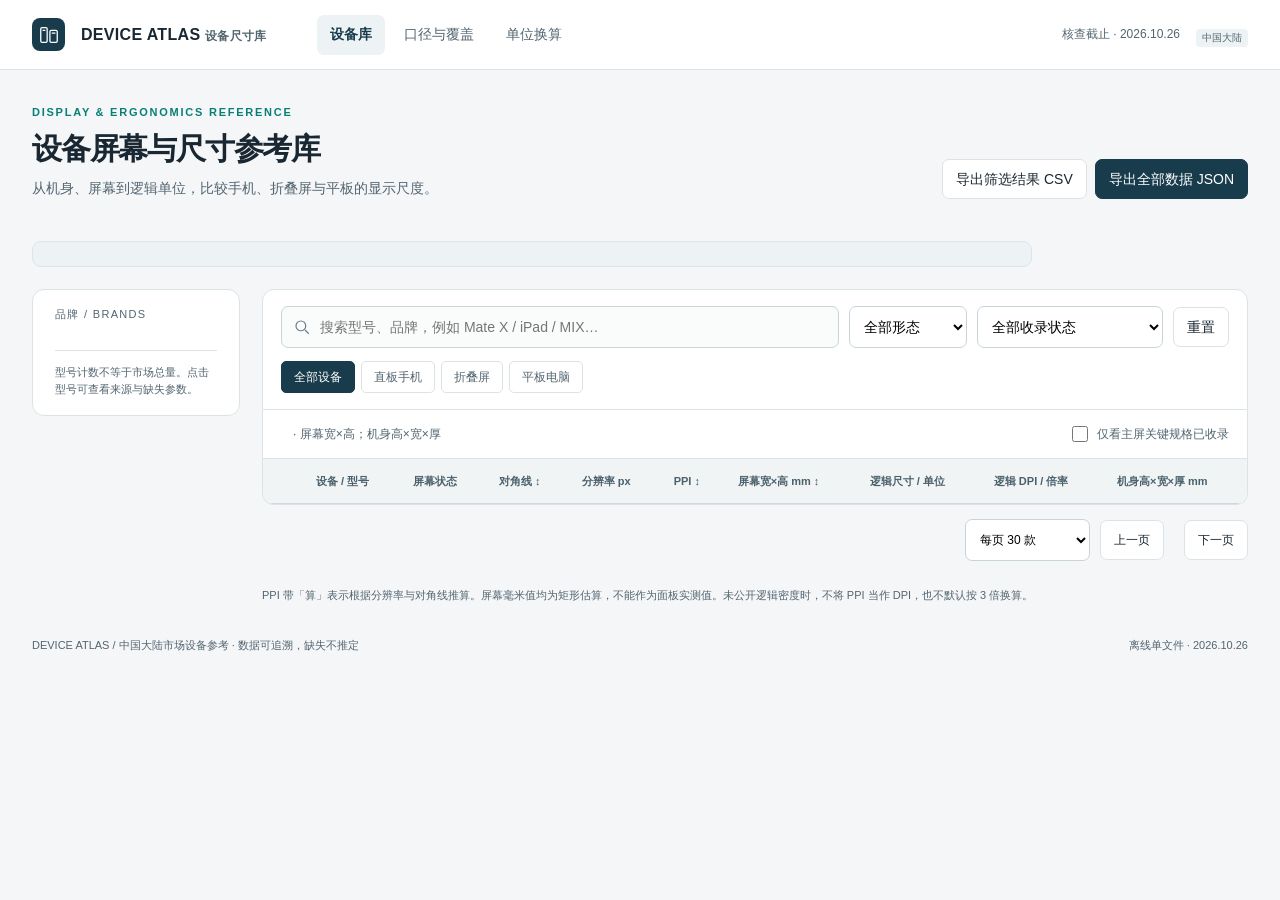
<file: work/device-library/template.html>
<!doctype html>
<html lang="zh-CN">
<head>
<meta charset="utf-8"><meta name="viewport" content="width=device-width,initial-scale=1">
<title>中国市场设备尺寸库 · Device Atlas</title>
<meta name="description" content="中国市场手机、折叠屏与平板设备尺寸参考，区分物理尺寸、PPI 与系统逻辑密度。">
<style>
:root{--bg:#f5f6f8;--paper:#fff;--ink:#182731;--muted:#536570;--line:#dce3e7;--navy:#183c4c;--accent:#087f75;--soft:#e8f4f1;--amber:#85530c;--amberbg:#fff4df;--blue:#235993;--r:12px}*{box-sizing:border-box}body{margin:0;background:var(--bg);color:var(--ink);font:14px/1.6 -apple-system,BlinkMacSystemFont,"Segoe UI","PingFang SC","Microsoft YaHei",sans-serif}button,input,select{font:inherit}button,a,select{touch-action:manipulation}button{cursor:pointer}button:disabled{cursor:not-allowed;opacity:.48}a{color:var(--blue);text-underline-offset:3px}button:focus-visible,a:focus-visible,input:focus-visible,select:focus-visible,summary:focus-visible{outline:3px solid #138b80;outline-offset:3px}button{border:1px solid var(--line);border-radius:7px;background:#fff;color:var(--ink);min-height:40px;padding:7px 13px;transition:background .15s}button:hover{background:#eef3f5}.primary{background:var(--navy);color:#fff;border-color:var(--navy)}.primary:hover{background:#255365}.quiet{background:transparent}.muted{color:var(--muted)}.mono,.num{font-family:ui-monospace,SFMono-Regular,Consolas,monospace;font-variant-numeric:tabular-nums}.small{font-size:12px}.nowrap{white-space:nowrap}.topbar{height:70px;border-bottom:1px solid var(--line);background:#fff;display:flex;align-items:center;padding:0 32px;gap:16px;position:relative;z-index:3}.logo{width:33px;height:33px;background:var(--navy);color:#fff;border-radius:8px;display:grid;place-items:center}.brandlock{font-weight:700;font-size:16px;letter-spacing:.02em}.edition{margin-left:auto;display:flex;align-items:center;gap:16px}.date{font-size:12px;color:var(--muted)}.navtabs{display:flex;gap:6px;margin-left:34px}.navtabs button{border:0;background:transparent;color:var(--muted)}.navtabs button[aria-selected=true]{color:var(--navy);background:#edf2f4;font-weight:600}.shell{max-width:1720px;margin:auto;padding:34px 32px 120px}.heading{display:flex;justify-content:space-between;gap:20px;align-items:flex-end;margin-bottom:22px}.eyebrow{font-size:11px;letter-spacing:.16em;color:var(--accent);font-weight:700;margin-bottom:7px}h1{font-size:30px;line-height:1.3;margin:0 0 9px;font-weight:650;letter-spacing:-.04em}h2{font-size:20px;margin:0 0 14px}h3{font-size:15px;margin:0 0 12px}.lead{color:var(--muted);margin:0;max-width:900px}.actions{display:flex;gap:8px;flex-wrap:wrap}.stats{display:grid;grid-template-columns:repeat(4,1fr);gap:14px;margin-bottom:20px}.stat{background:var(--paper);border:1px solid var(--line);border-radius:var(--r);padding:17px 20px;display:flex;justify-content:space-between;gap:10px;align-items:center}.stat strong{display:block;font-size:27px;line-height:1.3;font-weight:600;letter-spacing:-.04em}.stat .note{display:block;font-size:11px;color:var(--muted);margin-top:4px}.stat svg{color:#6f8991}.scope-note{background:#edf3f5;border:1px solid #d9e5e9;color:#3e5661;border-radius:9px;padding:12px 16px;margin-bottom:22px;font-size:12px}.workspace{display:grid;grid-template-columns:208px minmax(0,1fr);gap:22px}.sidebar{align-self:start;background:#fff;border:1px solid var(--line);border-radius:var(--r);padding:16px 12px}.side-title{font-size:11px;letter-spacing:.12em;color:var(--muted);padding:0 10px 12px}.brandlist{display:flex;flex-direction:column;gap:2px;max-height:690px;overflow:auto}.brand-btn{display:flex;justify-content:space-between;align-items:center;width:100%;border:0;background:transparent;min-height:37px;text-align:left;padding:7px 10px;font-size:13px}.brand-btn span:last-child{font-size:11px;color:var(--muted)}.brand-btn.active{background:var(--soft);color:#08675e;font-weight:650}.side-foot{font-size:11px;color:var(--muted);margin:14px 10px 0;border-top:1px solid var(--line);padding-top:13px}.catalog{min-width:0}.filters{background:#fff;border:1px solid var(--line);border-radius:var(--r) var(--r) 0 0;padding:16px 18px}.filterline{display:flex;align-items:center;gap:10px;flex-wrap:wrap}.search-wrap{position:relative;flex:1;min-width:230px}.search-wrap svg{position:absolute;left:12px;top:12px;color:#6b7e87}.search-wrap input{width:100%;padding:9px 12px 9px 38px;border:1px solid #c9d4da;border-radius:7px;min-height:42px;background:#fafcfc}select{min-height:42px;padding:8px 30px 8px 10px;border:1px solid #c9d4da;border-radius:7px;background:#fff;max-width:100%}.chips{display:flex;gap:6px;flex-wrap:wrap;margin-top:13px}.chip{min-height:32px;padding:3px 12px;border-radius:5px;font-size:12px;color:var(--muted)}.chip[aria-pressed=true]{background:var(--navy);border-color:var(--navy);color:#fff}.filter-meta{display:flex;gap:12px;align-items:center;font-size:12px;color:var(--muted);padding:13px 18px;background:#fff;border:1px solid var(--line);border-top:0}.filter-meta label{margin-left:auto;display:flex;gap:6px;align-items:center}.table-wrap{overflow:auto;max-height:810px;border:1px solid var(--line);border-top:0;background:#fff;border-radius:0 0 var(--r) var(--r)}table{border-collapse:separate;border-spacing:0;width:100%;text-align:left}th{position:sticky;top:0;z-index:2;background:#f0f4f5;border-bottom:1px solid #ced9df;padding:12px 13px;font-size:11px;white-space:nowrap;color:#4b616c;font-weight:600}td{border-bottom:1px solid #e8edef;padding:15px 13px;vertical-align:top;white-space:nowrap;font-size:12px}tbody tr:hover td{background:#f7fbfa}tbody tr:last-child td{border-bottom:0}.model-cell{min-width:205px;max-width:280px;white-space:normal}.model-name{border:0;background:none;padding:0;text-align:left;font-weight:650;min-height:28px;font-size:13px;line-height:1.4}.model-name:hover{background:none;text-decoration:underline}.model-meta{color:var(--muted);font-size:10px;margin-top:4px}.checkcell{width:40px;padding-right:0}input[type=checkbox]{accent-color:var(--accent);width:16px;height:16px;cursor:pointer}.badge{font-size:10px;display:inline-block;padding:1px 6px;border-radius:4px;background:#edf2f4;color:#52666f;margin-top:6px}.badge.green{background:var(--soft);color:#08685e}.badge.amber{background:var(--amberbg);color:var(--amber)}.missing{color:var(--amber);font-size:11px}.subvalue{display:block;font-size:10px;color:var(--muted);margin-top:3px}.bodycell{white-space:normal;min-width:220px;max-width:300px;overflow-wrap:anywhere}.screen-select{min-height:30px;padding:3px 20px 3px 7px;max-width:130px;font-size:11px}.sort-btn{border:0;background:none;min-height:20px;padding:0;color:inherit;font-size:inherit}.pager{display:flex;gap:10px;justify-content:flex-end;align-items:center;padding:14px 0;font-size:12px}.pager span:first-child{margin-right:auto;color:var(--muted)}.empty{padding:65px;text-align:center;color:var(--muted)}.empty strong{display:block;font-size:17px;margin-bottom:9px}.bottom-notes{font-size:11px;color:var(--muted);margin-top:12px}.comparebar{position:fixed;left:50%;bottom:20px;transform:translateX(-50%);z-index:6;width:min(920px,calc(100% - 32px));background:var(--navy);color:#fff;border-radius:12px;padding:12px 16px;display:flex;gap:10px;align-items:center;box-shadow:0 10px 40px #183c4c30}.comparebar[hidden]{display:none}.comparebar .names{flex:1;font-size:12px}.comparebar button{background:#fff}.comparebar .clear{border-color:#64818f;background:transparent;color:white}.page[hidden]{display:none}.method-grid{display:grid;grid-template-columns:repeat(2,minmax(0,1fr));gap:18px}.panel{background:white;border:1px solid var(--line);border-radius:var(--r);padding:24px}.panel p{color:var(--muted);font-size:13px}.panel code{display:block;background:#f0f4f5;border-radius:7px;padding:12px;font:12px/1.7 ui-monospace,monospace;white-space:pre-wrap;color:#244b5c}.method-table td{white-space:normal}.method-table th{position:static}.coverage-wrap{margin-top:20px}.coverage-wrap td,.coverage-wrap th{padding:10px 12px}.status-key{display:flex;gap:14px;flex-wrap:wrap;font-size:12px;color:var(--muted)}dialog{border:1px solid var(--line);border-radius:16px;padding:0;width:min(1040px,calc(100% - 30px));max-height:90vh;color:var(--ink);box-shadow:0 30px 100px #0e293e44}dialog::backdrop{background:#132b3d77}.dialog-head{display:flex;gap:16px;align-items:center;padding:22px 26px;border-bottom:1px solid var(--line);position:sticky;top:0;background:#fff;z-index:2}.dialog-head h2{margin:0;font-size:19px}.dialog-head button{margin-left:auto}.dialog-body{padding:24px 26px;overflow:auto}.detail-grid{display:grid;grid-template-columns:1fr 1fr;gap:14px;margin:18px 0}.detail-box{background:#f5f8f9;border-radius:9px;padding:14px}.detail-box small{display:block;color:var(--muted);font-size:11px;margin-bottom:5px}.screen-card{border:1px solid var(--line);border-radius:10px;padding:17px;margin:13px 0}.screen-title{display:flex;justify-content:space-between;gap:12px}.screen-metrics{display:grid;grid-template-columns:repeat(3,1fr);gap:16px;margin-top:14px}.screen-metrics small{display:block;color:var(--muted);font-size:11px}.screen-metrics strong{font-weight:550;font-size:14px}.source-list{font-size:12px;overflow-wrap:anywhere}.source-list li{margin:9px 0}.callout{padding:12px 15px;background:var(--amberbg);color:var(--amber);border-radius:7px;font-size:12px}.compare-grid{display:grid;gap:14px;grid-template-columns:repeat(var(--count,2),minmax(0,1fr));min-width:550px}.compare-card{border:1px solid var(--line);border-radius:10px;padding:15px;min-width:0}.compare-card h3{min-height:45px;line-height:1.4}.screen-stage{height:290px;display:flex;align-items:flex-end;justify-content:center;background:linear-gradient(#f5f8f9 1px,transparent 1px),linear-gradient(90deg,#f5f8f9 1px,transparent 1px);background-size:12px 12px;margin:12px 0;overflow:hidden}.screen-rect{border:1.5px solid #346678;background:#e5eff1;border-radius:7px;display:grid;place-items:center;font-size:11px;color:#315866;position:relative}.compare-metric{padding:10px 0;border-bottom:1px solid var(--line);font-size:12px}.compare-metric small{display:block;color:var(--muted);font-size:10px}.compare-metric:last-child{border:0}.calc-fields{display:grid;grid-template-columns:repeat(3,1fr);gap:14px}.calc-fields label{font-size:12px;color:var(--muted)}.calc-fields input{display:block;margin-top:5px;width:100%;border:1px solid #bccbd2;border-radius:6px;padding:9px;font:14px ui-monospace}.calc-output{background:var(--navy);color:white;padding:22px;border-radius:10px;margin-top:20px}.calc-output strong{font-size:24px;display:block;font-weight:550}.toast{position:fixed;top:85px;left:50%;transform:translateX(-50%);z-index:12;background:var(--ink);color:#fff;padding:10px 18px;border-radius:8px;font-size:13px;max-width:90%}.toast[hidden]{display:none}footer{color:var(--muted);font-size:11px;margin-top:32px;display:flex;justify-content:space-between;gap:15px}.mobile-brand{display:none}svg{flex-shrink:0}#data-note{max-width:1000px}.sr-only{position:absolute;width:1px;height:1px;overflow:hidden;clip:rect(0,0,0,0)}
@media(min-width:1500px){td{padding:17px 16px}.model-cell{min-width:225px}}@media(max-width:1000px){.shell{padding:24px 20px 110px}.topbar{padding:0 20px}.workspace{grid-template-columns:160px minmax(0,1fr);gap:14px}.navtabs{margin-left:10px}.heading{align-items:start}.stats{gap:8px}.stat{padding:14px}.stat svg{display:none}.edition .date{display:none}.method-grid{grid-template-columns:1fr}}@media(max-width:700px){.topbar{height:auto;min-height:65px;padding:12px 16px;flex-wrap:wrap;gap:10px}.brandlock{font-size:14px}.navtabs{order:3;width:100%;margin:0}.navtabs button{flex:1;font-size:12px}.edition{margin-left:auto}.edition .tag{display:none}.shell{padding:22px 14px 110px}h1{font-size:25px}.heading{display:block}.heading .actions{margin-top:16px}.lead{font-size:12px}.stats{grid-template-columns:repeat(2,1fr)}.stat{padding:13px}.stat strong{font-size:23px}.workspace{display:block}.sidebar{display:none}.mobile-brand{display:block}.filters{padding:12px}.search-wrap{min-width:100%;flex-basis:100%}.filterline select{flex:1;min-width:100px;font-size:12px}.filter-meta{padding:10px 12px;flex-wrap:wrap;gap:6px}.filter-meta label{margin-left:0;width:100%}.table-wrap{max-height:72vh}td,th{padding:12px 10px}.model-cell{min-width:175px}.comparebar{bottom:10px;padding:10px}.comparebar .names{font-size:11px}.comparebar .clear{display:none}.screen-metrics{grid-template-columns:repeat(2,1fr)}.detail-grid{grid-template-columns:1fr}.dialog-body{padding:18px}.dialog-head{padding:16px}.panel{padding:18px}.calc-fields{grid-template-columns:1fr 1fr}.pager{flex-wrap:wrap}.pager span:first-child{width:100%}footer{display:block}.scope-note{font-size:11px}}
@media(prefers-reduced-motion:reduce){*{transition:none!important;scroll-behavior:auto!important}}@media print{.topbar,.sidebar,.filters,.comparebar,.pager,.actions{display:none}.shell{padding:0}.workspace{display:block}.table-wrap{max-height:none;overflow:visible}th{position:static}.stats{display:none}}
</style>
</head>
<body>
<header class="topbar"><div class="logo" aria-hidden="true"><svg width="22" height="22" viewBox="0 0 24 24" fill="none" stroke="currentColor" stroke-width="1.4"><rect x="3" y="4" width="7" height="16" rx="1.5"/><rect x="13" y="7" width="8" height="13" rx="1.5"/><path d="M5 7h3M15 10h4"/></svg></div><div class="brandlock">DEVICE ATLAS <span class="small muted">设备尺寸库</span></div><nav class="navtabs" aria-label="主导航"><button role="tab" aria-selected="true" data-page="library">设备库</button><button role="tab" aria-selected="false" data-page="method">口径与覆盖</button><button role="tab" aria-selected="false" data-page="calculator">单位换算</button></nav><div class="edition"><span class="date">核查截止 · 2026.10.26</span><span class="badge tag">中国大陆</span></div></header>
<main class="shell">
<section id="page-library" class="page">
<div class="heading"><div><div class="eyebrow">DISPLAY & ERGONOMICS REFERENCE</div><h1>设备屏幕与尺寸参考库</h1><p class="lead">从机身、屏幕到逻辑单位，比较手机、折叠屏与平板的显示尺度。</p></div><div class="actions"><button id="export-csv">导出筛选结果 CSV</button><button id="export-json" class="primary">导出全部数据 JSON</button></div></div>
<div class="stats" id="stats"></div>
<div class="scope-note" id="data-note"></div>
<div class="workspace"><aside class="sidebar"><div class="side-title">品牌 / BRANDS</div><div id="brandlist" class="brandlist"></div><div class="side-foot">型号计数不等于市场总量。点击型号可查看来源与缺失参数。</div></aside><section class="catalog" aria-label="设备规格表">
<div class="filters"><div class="filterline"><div class="search-wrap"><svg width="18" height="18" viewBox="0 0 24 24" fill="none" stroke="currentColor" stroke-width="1.6" aria-hidden="true"><circle cx="10.5" cy="10.5" r="6.5"/><path d="m16 16 5 5"/></svg><label for="search" class="sr-only">搜索品牌或型号</label><input type="search" id="search" placeholder="搜索型号、品牌，例如 Mate X / iPad / MIX…"></div><select id="brand-select" class="mobile-brand" aria-label="选择品牌"></select><select id="form-select" aria-label="设备形态"><option value="">全部形态</option><option>直板</option><option>横折</option><option>竖折</option><option>三折</option><option>外折</option><option>平板</option></select><select id="status-select" aria-label="销售状态"><option value="">全部收录状态</option><option value="listed">官网列售 / 产品入口</option><option value="history">历史已发布</option><option value="pending">待核实</option></select><button id="reset">重置</button></div><div class="chips" aria-label="设备类型"><button class="chip" data-kind="all" aria-pressed="true">全部设备</button><button class="chip" data-kind="phone" aria-pressed="false">直板手机</button><button class="chip" data-kind="fold" aria-pressed="false">折叠屏</button><button class="chip" data-kind="tablet" aria-pressed="false">平板电脑</button></div></div>
<div class="filter-meta"><span id="result-count" aria-live="polite"></span><span>· 屏幕宽×高；机身高×宽×厚</span><label><input type="checkbox" id="known-only">仅看主屏关键规格已收录</label></div>
<div class="table-wrap" tabindex="0" aria-label="可横向滚动的设备参数表"><table><thead><tr><th scope="col" class="checkcell"><span class="sr-only">加入对比</span></th><th scope="col">设备 / 型号</th><th scope="col">屏幕状态</th><th scope="col"><button class="sort-btn" data-sort="diagonal">对角线 ↕</button></th><th scope="col">分辨率 px</th><th scope="col"><button class="sort-btn" data-sort="ppi">PPI ↕</button></th><th scope="col"><button class="sort-btn" data-sort="width">屏幕宽×高 mm ↕</button></th><th scope="col">逻辑尺寸 / 单位</th><th scope="col">逻辑 DPI / 倍率</th><th scope="col">机身高×宽×厚 mm</th></tr></thead><tbody id="rows"></tbody></table><div id="empty" class="empty" hidden><strong>没有匹配的设备</strong>试试缩短关键词或取消筛选。<br><button id="empty-reset" style="margin-top:16px">清除全部筛选</button></div></div>
<div class="pager"><span id="pager-note"></span><label for="page-size" class="sr-only">每页设备数量</label><select id="page-size"><option value="30">每页 30 款</option><option value="60">每页 60 款</option><option value="120">每页 120 款</option><option value="10000">显示全部</option></select><button id="prev">上一页</button><span id="page-label"></span><button id="next">下一页</button></div>
<div class="bottom-notes">PPI 带「算」表示根据分辨率与对角线推算。屏幕毫米值均为矩形估算，不能作为面板实测值。未公开逻辑密度时，不将 PPI 当作 DPI，也不默认按 3 倍换算。</div>
</section></div>
</section>
<section id="page-method" class="page" hidden><div class="heading"><div><div class="eyebrow">METHODOLOGY & COVERAGE</div><h1>口径与覆盖</h1><p class="lead">让每个数值都能追溯，区分硬件规格、计算结果与需要实机读取的配置。</p></div></div><div class="method-grid">
<article class="panel"><h2>01 / 收录边界</h2><p>中国大陆官网列售、产品入口及待核实的目录型号；保留华为、荣耀、OPPO、小米、三星、苹果已确认的历代折叠屏。存储容量与纯配色通常合并，改变机身几何的版本尽量单列或写入备注。</p><p><b>这不是已经穷尽所有渠道库存的市场普查。</b>官网仍有产品页面不等于现货；预约、区域限定、长尾品牌及停售机型的状态需要独立确认。页面显示实际收录量与参数完整度，不将候选条目当作已验证完整参数。</p><p>时间口径为 2026-10-26。来源页面可能持续变化，未确认发布日期或大陆销售状态的条目归入「待核实」。</p></article>
<article class="panel"><h2>02 / 物理尺寸怎么来</h2><p>机身尺寸引用厂商规格，采用高×宽×厚；摄像头凸起通常不计入标称厚度，以各行备注为准。屏幕采用宽×高，保持所记录分辨率方向；部分展开内屏横向更宽；圆形外屏的英寸数按直径记录，表中以 Ø 标识，毫米数为圆的外接方框。</p><code>公开 PPI 可用：
宽 mm = 宽 px ÷ PPI × 25.4
高 mm = 高 px ÷ PPI × 25.4

仅对角线可用：
PPI估算 = √(宽px² + 高px²) ÷ 对角线英寸

圆形外屏（单独处理）：
PPI估算 = 横向像素 ÷ 直径英寸</code><p>详情同时展示按对角线与按公开 PPI 两种结果和差异。PPI 为计算值时两者不构成独立验证。圆角、挖孔、折痕及曲面投影未扣除，不能认为精确到 0.01 mm。</p></article>
<article class="panel"><h2>03 / dp、pt、vp 与 DPI</h2><table class="method-table"><thead><tr><th>参数</th><th>含义</th></tr></thead><tbody><tr><td>PPI</td><td>屏幕每英寸像素数，硬件物理密度。</td></tr><tr><td>逻辑 DPI</td><td>Android 的 densityDpi 等系统缩放配置，不等于物理 PPI。</td></tr><tr><td>dp / pt / vp</td><td>分别为 Android、iOS、原生 HarmonyOS 的逻辑单位；实际数值依系统与显示设置而定。</td></tr></tbody></table><p>只在有明确依据时填入逻辑尺寸或逻辑密度；否则标为待实机读取。开发者文档的初始配置可能随系统更新、显示大小、分辨率设置及折叠状态改变。</p><p><a href="https://developer.android.com/reference/android/util/DisplayMetrics" target="_blank" rel="noopener noreferrer">Android DisplayMetrics 官方说明 ↗</a></p></article>
<article class="panel"><h2>04 / 折叠屏与平板的特殊口径</h2><p>内屏与外屏分别记录。三折叠单屏、双屏、三屏状态如有公开数据则分列；未公开的中间态不根据展开面积线性猜测。</p><p>平板逻辑尺寸可能因窗口模式、横竖屏、显示缩放和桌面模式改变。输入法应读取 IME 的实际可用区域，整屏逻辑尺寸并不等于键盘可用宽度。</p><p>对比图只表达相对物理尺寸，不是显示器上的毫米级 1:1 标尺；不含机身框线与安全区的精确轮廓。</p></article>
</div><div class="panel coverage-wrap"><h2>品牌覆盖与待补项</h2><p class="small muted">「主屏规格」要求有分辨率及对角线或公开 PPI。其完整不代表全部内外屏、机身尺寸与逻辑参数均完整。</p><div style="overflow:auto"><table><thead><tr><th>品牌</th><th>已收录型号</th><th>主屏规格已收录</th><th>折叠屏</th><th>平板</th><th>待核实状态</th></tr></thead><tbody id="coverage"></tbody></table></div><p id="coverage-notes"></p></div></section>
<section id="page-calculator" class="page" hidden><div class="heading"><div><div class="eyebrow">PIXELS → LOGICAL → PHYSICAL</div><h1>单位换算工作台</h1><p class="lead">输入实机配置，或明确设置一个假设。假设结果不会写回设备的真实参数。</p></div></div><div class="method-grid"><article class="panel"><h2>像素与逻辑尺寸</h2><div class="calc-fields"><label>屏幕宽 px<input id="calc-w" type="number" value="1080" min="1" max="20000"></label><label>屏幕高 px<input id="calc-h" type="number" value="2400" min="1" max="20000"></label><label>假设 density<input id="calc-density" type="number" value="3" min="0.1" max="10" step="0.125"></label></div><div class="calc-output"><span class="small">情景换算 · 不是设备默认配置</span><strong id="logical-result"></strong><span id="density-result" class="small"></span></div><p>在 Android 中，density = densityDpi ÷ 160。这里的 DPI 是逻辑 DPI，不能据此求屏幕真实毫米尺寸。</p></article><article class="panel"><h2>像素与物理尺寸</h2><div class="calc-fields"><label>物理 PPI<input id="calc-ppi" type="number" value="421" min="20" max="2000" step="1"></label><label>键高 / 逻辑单位<input id="calc-key" type="number" value="44" min="1" max="300" step="1"></label></div><div class="calc-output"><span class="small">按输入 PPI 与倍率估算</span><strong id="physical-result"></strong><span id="key-result" class="small"></span></div><p>同为 3 倍，物理 PPI 不同，相同逻辑键高的毫米值仍不同。对未知 PPI，不能只用逻辑密度求真实尺寸。</p><div class="callout">PPI 与 density 均为手动输入示例；这里默认的 421 和 3 不代表某台设备实测采用这两个值。</div></article></div></section>
<footer><span>DEVICE ATLAS / 中国大陆市场设备参考 · 数据可追溯，缺失不推定</span><span>离线单文件 · 2026.10.26</span></footer>
</main>
<div id="comparebar" class="comparebar" hidden><span class="small">已选 <b id="selected-count">0</b>/4</span><span id="selected-names" class="names"></span><button class="clear" id="clear-compare">清空</button><button id="show-compare">查看对比</button></div>
<dialog id="detail-dialog" aria-labelledby="detail-title"><div class="dialog-head"><h2 id="detail-title">设备详情</h2><button data-close="detail-dialog" aria-label="关闭详情">关闭 ×</button></div><div class="dialog-body" id="detail-body"></div></dialog>
<dialog id="compare-dialog" aria-labelledby="compare-title"><div class="dialog-head"><h2 id="compare-title">设备尺寸对比</h2><button data-close="compare-dialog" aria-label="关闭对比">关闭 ×</button></div><div class="dialog-body"><p class="small muted">相同视觉比例展示当前所选屏幕的矩形估算尺寸；不是物理 1:1 标尺。更换屏幕后会重新计算。</p><div style="overflow:auto"><div id="compare-content" class="compare-grid"></div></div></div></dialog>
<div id="toast" class="toast" role="status" hidden></div>
<script id="device-data" type="application/json">__DEVICE_DATA__</script>
<script>
'use strict';
function phys(v){if(v==null||!Number.isFinite(+v))return'—';const n=Math.sign(+v)*Math.round((Math.abs(+v)+Number.EPSILON)*10)/10;return(n===0?0:n).toFixed(1);}
const DATA=JSON.parse(document.getElementById('device-data').textContent);
const DEVICES=DATA.devices;
const $=s=>document.querySelector(s), $$=s=>Array.from(document.querySelectorAll(s));
const esc=v=>String(v??'').replace(/[&<>"']/g,c=>({'&':'&amp;','<':'&lt;','>':'&gt;','"':'&quot;',"'":'&#39;'}[c]));
const fmt=(v,n=1)=>Number.isFinite(Number(v))&&v!==null&&v!==''?Number(v).toFixed(n).replace(/\.0+$/,''):'—';
const hasSpec=s=>!!(s&&s.wpx>0&&s.hpx>0&&(s.diagonal>0||s.ppi>0));
function metrics(s){if(!s)return{};const circle=s.shape==='circle';const diagPpi=s.diagonal>0&&s.wpx>0&&s.hpx>0?(circle?s.wpx:Math.hypot(s.wpx,s.hpx))/s.diagonal:null;const publicPpi=s.ppiKind==='官方'||s.ppiKind==='公开'?s.ppi:null;const ppi=publicPpi||diagPpi||s.ppi;return{ppi,publicPpi,diagPpi,width:ppi&&s.wpx?s.wpx/ppi*25.4:null,height:ppi&&s.hpx?s.hpx/ppi*25.4:null,diagWidth:diagPpi?s.wpx/diagPpi*25.4:null,diagHeight:diagPpi?s.hpx/diagPpi*25.4:null};}
function scope(d){return /当前|列售|在售|官网产品|预约/.test(d.market||'')&&!/待核实/.test(d.market)?'listed':/历史|停售/.test(d.market||'')?'history':'pending';}
function unit(d){return d.logicalUnit||(/苹果|Apple/.test(d.brand)?'pt':/华为/.test(d.brand)?'dp / vp（依系统）':'dp');}
function logical(s,d){if(!s)return null;if(s.logical){if(typeof s.logical==='string')return s.logical;const o=s.logical;return Array.isArray(o)?o.join('×')+' '+unit(d):o.width&&o.height?fmt(o.width)+'×'+fmt(o.height)+' '+(o.unit||unit(d)):null;}if(s.densityDpi>0&&s.wpx&&s.hpx&&unit(d)==='dp')return fmt(s.wpx*160/s.densityDpi)+'×'+fmt(s.hpx*160/s.densityDpi)+' dp';return null;}
const state={brand:'',kind:'all',search:'',form:'',status:'',known:false,page:1,size:30,sort:'',dir:1};
const screenChoice=new Map(),selected=new Set();
function screen(d){return d.screens[screenChoice.get(d.id)||0]||{};}
function matches(d){return(!state.brand||d.brand===state.brand)&&(!state.search||[d.brand,d.model,d.form,d.foldCategory||'',d.notes].join(' ').toLowerCase().includes(state.search))&&(!state.form||d.form===state.form)&&(!state.status||scope(d)===state.status)&&(!state.known||hasSpec(d.screens[0]))&&(state.kind==='all'||state.kind==='tablet'&&d.type==='平板'||state.kind==='phone'&&d.type==='手机'&&d.form==='直板'||state.kind==='fold'&&d.type==='手机'&&d.form!=='直板');}
function filtered(){let a=DEVICES.filter(matches);if(state.sort)a.sort((a,b)=>{const x=state.sort==='diagonal'?screen(a).diagonal:metrics(screen(a))[state.sort],y=state.sort==='diagonal'?screen(b).diagonal:metrics(screen(b))[state.sort];if(!x&&!y)return a.model.localeCompare(b.model,'zh');if(!x)return 1;if(!y)return-1;return(x-y)*state.dir;});return a;}
function toast(t){$('#toast').textContent=t;$('#toast').hidden=false;clearTimeout(toast.timer);toast.timer=setTimeout(()=>$('#toast').hidden=true,3000);}
function badge(d){const k=scope(d);return `<span class="badge ${k==='listed'?'green':k==='pending'?'amber':''}">${k==='listed'?'官网列示 · 库存未核实':k==='history'?'历史已发布':'状态待核实'}</span>`;}
const brands=[...new Set(DEVICES.map(d=>d.brand))].sort((a,b)=>a.localeCompare(b,'zh'));
function renderBrands(){const opts=[['','全部品牌'],...brands.map(b=>[b,b])];$('#brandlist').innerHTML=opts.map(([v,t])=>`<button class="brand-btn ${state.brand===v?'active':''}" data-brand="${esc(v)}"><span>${esc(t)}</span><span>${v?DEVICES.filter(d=>d.brand===v).length:DEVICES.length}</span></button>`).join('');$('#brand-select').innerHTML=opts.map(([v,t])=>`<option value="${esc(v)}">${esc(t)}</option>`).join('');$('#brand-select').value=state.brand;}
function renderStats(){const n=DEVICES.length,known=DEVICES.filter(d=>hasSpec(d.screens[0])).length;const vals=[[n,'已收录型号 / 版本','不等于全部市场型号'],[DEVICES.filter(d=>d.form!=='直板'&&d.type==='手机').length,'折叠屏记录','含历史型号与特别版'],[DEVICES.filter(d=>d.type==='平板').length,'平板记录','含目录待核实条目'],[`${known} / ${n}`,'主屏关键规格已收录','缺失参数明确留空']];$('#stats').innerHTML=vals.map(([n,t,note])=>`<div class="stat"><div><strong>${esc(n)}</strong><span class="small">${esc(t)}</span><span class="note">${esc(note)}</span></div><svg width="28" height="28" viewBox="0 0 24 24" fill="none" stroke="currentColor" stroke-width="1.2" aria-hidden="true"><rect x="4" y="3" width="16" height="18" rx="2"/><path d="M8 8h8M8 12h8M8 16h4"/></svg></div>`).join('');$('#data-note').textContent=`覆盖 ${brands.length} 个品牌，收录截至 2026-10-26 核查的中国官网目录与历史折叠屏资料。当前不是完整市场普查；${n-known} 款主屏参数仍待补齐。销售状态、所有屏幕及逻辑参数的完整性请查看各行来源和备注。`;}
function rowHtml(d){const s=screen(d),m=metrics(s),lo=logical(s,d);const body=d.bodyFold||d.body||d.bodyOpen;return `<tr><td class="checkcell"><input type="checkbox" data-compare="${d.id}" ${selected.has(d.id)?'checked':''} aria-label="对比 ${esc(d.model)}"></td><td class="model-cell"><button class="model-name" data-detail="${d.id}">${esc(d.model)}</button><div class="model-meta">${esc(d.brand)} · ${esc(d.form)}${d.year?' · '+esc(d.year):''}</div>${badge(d)}</td><td>${d.screens.length>1?`<select class="screen-select" data-screen="${d.id}" aria-label="${esc(d.model)}屏幕">${d.screens.map((s,i)=>`<option value="${i}" ${(screenChoice.get(d.id)||0)===i?'selected':''}>${esc(s.name)}</option>`).join('')}</select>`:esc(s.name||'主屏')}<span class="subvalue">${d.screens.length>1?'多屏分别记录':'完整矩形口径'}</span></td><td class="num">${s.diagonal?fmt(s.diagonal,2)+'″'+(s.shape==='circle'?' Ø':''):'<span class="missing">待核实</span>'}</td><td class="num">${s.wpx&&s.hpx?`${s.wpx}×${s.hpx}`:'<span class="missing">待核实</span>'}</td><td class="num">${m.ppi?fmt(m.ppi,1):'—'}<span class="subvalue">${m.ppi?m.publicPpi?'公开标称':'算 · 非独立实测':'未收录'}</span></td><td class="num">${m.width&&m.height?`${fmt(m.width,2)}×${fmt(m.height,2)}`:'<span class="missing">待参数补齐</span>'}<span class="subvalue">${m.width?'估算 · '+(m.publicPpi?'按公开 PPI':'按对角线'):''}</span></td><td>${lo?`<span class="num">${esc(lo)}</span><span class="subvalue">${esc(s.logicalNote||'配置依据见详情')}</span>`:`<span class="missing">待实机读取</span><span class="subvalue">${esc(unit(d))} · 不默认 3 倍</span>`}</td><td class="num">${s.densityDpi?fmt(s.densityDpi)+' dpi':'—'}<span class="subvalue">${s.densityDpi?fmt(s.densityDpi/160,3)+'× · 官方初始配置':s.scale?esc(s.scale)+'× · 依据见详情':'未确认配置'}</span></td><td class="num bodycell">${body?esc(body):'<span class="missing">待核实</span>'}<span class="subvalue">${d.bodyFold?'折叠态 · 展开态见详情':d.body?'机身标称 · 非屏幕':'详情与来源'}</span></td></tr>`;}
function render(){const a=filtered(),pages=Math.max(1,Math.ceil(a.length/state.size));state.page=Math.max(1,Math.min(state.page,pages));const start=(state.page-1)*state.size;$('#rows').innerHTML=a.slice(start,start+state.size).map(rowHtml).join('');$('#empty').hidden=!!a.length;$('#result-count').textContent=`找到 ${a.length} 款${state.brand?' · '+state.brand:''}`;$('#pager-note').textContent=a.length?`显示第 ${start+1}–${Math.min(start+state.size,a.length)} 款，共 ${a.length} 款`:'没有匹配结果';$('#page-label').textContent=`${state.page} / ${pages}`;$('#prev').disabled=state.page<=1;$('#next').disabled=state.page>=pages;renderComparebar();}
function reset(){Object.assign(state,{brand:'',kind:'all',search:'',form:'',status:'',known:false,page:1,sort:'',dir:1});$('#search').value='';$('#form-select').value='';$('#status-select').value='';$('#known-only').checked=false;$$('.chip').forEach(b=>b.setAttribute('aria-pressed',b.dataset.kind==='all'));renderBrands();render();}
function showPage(p){$$('.page').forEach(el=>el.hidden=el.id!=='page-'+p);$$('[data-page]').forEach(b=>b.setAttribute('aria-selected',b.dataset.page===p));if(p==='method')renderCoverage();}
function showDetail(id){const d=DEVICES.find(d=>d.id===id);if(!d)return;$('#detail-title').textContent=d.model;const boxes=[['品牌 / 形态',d.brand+' / '+d.form],['收录状态',d.market],['折叠机身 · 高×宽×厚 mm',d.bodyFold],['展开机身 · 高×宽×厚 mm',d.bodyOpen],['机身 · 高×宽×厚 mm',d.body]].filter(([,v])=>v);$('#detail-body').innerHTML=`${badge(d)}<div class="detail-grid">${boxes.map(([k,v])=>`<div class="detail-box"><small>${esc(k)}</small>${esc(v)}</div>`).join('')}</div>${d.screens.map((s,i)=>{const m=metrics(s),lo=logical(s,d),delta=m.publicPpi&&m.diagWidth?`${fmt(m.width-m.diagWidth,2)} / ${fmt(m.height-m.diagHeight,2)} mm`:null;return `<div class="screen-card"><div class="screen-title"><h3>${esc(s.name||'主屏')}</h3><button class="small" data-calc="${d.id}" data-index="${i}">带入单位换算</button></div><div class="screen-metrics">${[['分辨率 · 宽×高 px',s.wpx&&s.hpx?`${s.wpx}×${s.hpx}`:null],[s.shape==='circle'?'圆形屏直径':'矩形对角线',s.diagonal?fmt(s.diagonal,2)+' 英寸':null],['PPI / 来源口径',m.ppi?fmt(m.ppi,2)+' / '+(m.publicPpi?'公开标称':'根据对角线计算'):null],['按公开 PPI 推算 · mm',m.publicPpi&&m.width?fmt(m.width,2)+'×'+fmt(m.height,2):null],['按对角线 / 直径推算 · mm',m.diagWidth?fmt(m.diagWidth,2)+'×'+fmt(m.diagHeight,2):null],['两种结果差异 · 宽 / 高',delta],['真实逻辑尺寸',lo],['逻辑密度 DPI',s.densityDpi?fmt(s.densityDpi)+' dpi':null],['逻辑倍率',s.densityDpi?fmt(s.densityDpi/160,3)+'×':s.scale?s.scale+'×':null]].map(([k,v])=>`<div><small>${esc(k)}</small><strong>${v?esc(v):'<span class="missing">未收录 / 待确认</span>'}</strong></div>`).join('')}</div>${s.notes?`<p class="small muted">${esc(s.notes)}</p>`:''}${s.logicalNote?`<p class="small muted">逻辑配置：${esc(s.logicalNote)}</p>`:''}</div>`;}).join('')}<h3 style="margin-top:22px">核查备注</h3><p class="small muted">${esc(d.notes||'未取得实机逻辑配置。屏幕毫米尺寸为计算结果，并非面板实测。')}</p><h3>参数来源</h3><ul class="source-list">${d.sources.map(s=>`<li><a href="${esc(s.url)}" target="_blank" rel="noopener noreferrer">${esc(s.title||s.url)} ↗</a><div class="small muted">${esc(s.url)}</div></li>`).join('')}</ul><div class="callout">公开 PPI 和标称对角线均可能取整；本表不保证 0.01 mm 的实际精度。当前官网产品入口不等于实时库存证明。</div>`;$('#detail-dialog').showModal();}
function renderComparebar(){$('#comparebar').hidden=!selected.size;$('#selected-count').textContent=selected.size;$('#selected-names').textContent=[...selected].map(id=>DEVICES.find(d=>d.id===id)?.model).join(' / ');$('#show-compare').disabled=selected.size<2;}
function compare(){const a=[...selected].map(id=>DEVICES.find(d=>d.id===id));const maxH=Math.max(...a.map(d=>metrics(screen(d)).height||0),180),factor=250/maxH;$('#compare-content').style.setProperty('--count',a.length);$('#compare-content').innerHTML=a.map(d=>{const s=screen(d),m=metrics(s);return `<article class="compare-card"><h3>${esc(d.model)}</h3><select data-compare-screen="${d.id}" aria-label="对比中的${esc(d.model)}屏幕">${d.screens.map((s,i)=>`<option value="${i}" ${(screenChoice.get(d.id)||0)===i?'selected':''}>${esc(s.name)}</option>`).join('')}</select><div class="screen-stage">${m.width&&m.height?`<div class="screen-rect" style="width:${m.width*factor}px;height:${m.height*factor}px;max-width:100%;${s.shape==='circle'?'border-radius:50%;':''}"><span>${fmt(m.width,1)}<br>×<br>${fmt(m.height,1)} mm</span></div>`:'<span class="missing">缺少屏幕参数</span>'}</div>${[['物理屏幕 · 估算',m.width?`${fmt(m.width,2)}×${fmt(m.height,2)} mm`:'未收录'],['像素分辨率',s.wpx?`${s.wpx}×${s.hpx} px`:'未收录'],['对角线 / PPI',`${fmt(s.diagonal,2)}″ / ${fmt(m.ppi,1)}`],['逻辑尺寸',logical(s,d)||'待实机读取'],['机身 · 折叠优先',d.bodyFold||d.body||d.bodyOpen||'未收录']].map(([k,v])=>`<div class="compare-metric"><small>${esc(k)}</small>${esc(v)}</div>`).join('')}</article>`;}).join('');}
function renderCoverage(){$('#coverage').innerHTML=brands.map(b=>{const a=DEVICES.filter(d=>d.brand===b);return `<tr><td>${esc(b)}</td><td>${a.length}</td><td>${a.filter(d=>hasSpec(d.screens[0])).length}</td><td>${a.filter(d=>d.form!=='直板'&&d.type==='手机').length}</td><td>${a.filter(d=>d.type==='平板').length}</td><td>${a.filter(d=>scope(d)==='pending').length}</td></tr>`;}).join('');$('#coverage-notes').textContent=DATA.coverageNotes||'地区版、历史特别版、长尾品牌及所有 SKU 在售库存未保证穷尽。未知规格不从相近型号复制。';}
function calculate(){const w=+$('#calc-w').value,h=+$('#calc-h').value,d=+$('#calc-density').value,p=+$('#calc-ppi').value,k=+$('#calc-key').value;if(!(w>0&&h>0&&d>0&&p>0&&k>0)){['logical-result','physical-result'].forEach(id=>$('#'+id).textContent='请输入有效正数');$('#density-result').textContent='';$('#key-result').textContent='';return;}$('#logical-result').textContent=`${fmt(w/d,2)} × ${fmt(h/d,2)} 逻辑单位`;$('#density-result').textContent=`Android 情景：${fmt(d*160,1)} 逻辑 dpi · ${fmt(d,3)}×`;$('#physical-result').textContent=`${fmt(w/p*25.4,2)} × ${fmt(h/p*25.4,2)} mm`;$('#key-result').textContent=`${fmt(k,1)} 逻辑单位 × ${fmt(d,3)} 倍 = ${fmt(k*d,2)} px ≈ ${fmt(k*d/p*25.4,2)} mm 键高`;}
function download(text,name,type){const blob=new Blob([text],{type}),url=URL.createObjectURL(blob),a=document.createElement('a');a.href=url;a.download=name;document.body.append(a);a.click();a.remove();setTimeout(()=>URL.revokeObjectURL(url),3000);}
function csv(){const a=filtered();if(!a.length)return toast('当前没有可导出的设备');const head=['品牌','型号','年份','类型','形态','收录状态','屏幕','宽px','高px','对角线英寸','公开PPI','计算PPI','PPI采用口径','按公开PPI宽mm','按公开PPI高mm','按对角线宽mm','按对角线高mm','逻辑尺寸','逻辑单位','逻辑densityDpi','倍率依据','机身高宽厚mm','折叠高宽厚mm','展开高宽厚mm','备注','来源'];const rows=a.flatMap(d=>d.screens.map(s=>{const m=metrics(s);return[d.brand,d.model,d.year,d.type,d.form,d.market,s.name,s.wpx,s.hpx,s.diagonal,m.publicPpi,m.diagPpi,m.publicPpi?'公开PPI':'对角线估算',m.publicPpi?m.width:null,m.publicPpi?m.height:null,m.diagWidth,m.diagHeight,logical(s,d),unit(d),s.densityDpi,s.logicalNote||'',d.body,d.bodyFold,d.bodyOpen,d.notes,d.sources.map(s=>s.url).join(' | ')];}));const cell=v=>{let t=v==null?'':typeof v==='number'?String(Math.round(v*1000)/1000):String(v);if(/^[=+@-]/.test(t)&&typeof v!=='number')t="'"+t;return '"'+t.replace(/"/g,'""')+'"';};download('\ufeff'+[head,...rows].map(r=>r.map(cell).join(',')).join('\r\n'),'设备尺寸库_筛选结果_2026-10-26.csv','text/csv;charset=utf-8');toast(`已导出 ${a.length} 款设备、${rows.length} 个屏幕状态`);}
document.addEventListener('click',e=>{const b=e.target.closest('button');if(!b)return;if(b.dataset.page)showPage(b.dataset.page);if(b.hasAttribute('data-brand')){state.brand=b.dataset.brand;state.page=1;renderBrands();render();}if(b.dataset.kind){state.kind=b.dataset.kind;state.page=1;$$('.chip').forEach(x=>x.setAttribute('aria-pressed',x===b));render();}if(b.dataset.sort){state.dir=state.sort===b.dataset.sort?-state.dir:1;state.sort=b.dataset.sort;render();}if(b.dataset.detail)showDetail(b.dataset.detail);if(b.dataset.close)$('#'+b.dataset.close).close();if(b.dataset.calc){const d=DEVICES.find(d=>d.id===b.dataset.calc),s=d.screens[+b.dataset.index],m=metrics(s);if(!s.wpx||!s.hpx)return toast('该屏幕缺少分辨率，暂时无法带入');$('#calc-w').value=s.wpx;$('#calc-h').value=s.hpx;if(m.ppi)$('#calc-ppi').value=fmt(m.ppi,2);if(s.densityDpi)$('#calc-density').value=s.densityDpi/160;else if(s.scale)$('#calc-density').value=s.scale;else toast('倍率仍是情景假设，请手动核实');$('#detail-dialog').close();showPage('calculator');calculate();window.scrollTo(0,0);}});
document.addEventListener('change',e=>{const el=e.target;if(el.dataset.compare){if(el.checked&&selected.size>=4){el.checked=false;toast('最多同时对比 4 款设备');return;}if(el.checked)selected.add(el.dataset.compare);else selected.delete(el.dataset.compare);renderComparebar();}if(el.dataset.screen){screenChoice.set(el.dataset.screen,+el.value);render();}if(el.dataset.compareScreen){screenChoice.set(el.dataset.compareScreen,+el.value);compare();render();}});
$('#search').addEventListener('input',e=>{state.search=e.target.value.trim().toLowerCase();state.page=1;render();});for(const [id,key]of[['form-select','form'],['status-select','status']])$('#'+id).addEventListener('change',e=>{state[key]=e.target.value;state.page=1;if(key==='brand')renderBrands();render();});$('#known-only').addEventListener('change',e=>{state.known=e.target.checked;state.page=1;render();});$('#page-size').addEventListener('change',e=>{state.size=+e.target.value;state.page=1;render();});$('#prev').onclick=()=>{state.page--;render();};$('#next').onclick=()=>{state.page++;render();};$('#reset').onclick=reset;$('#empty-reset').onclick=reset;$('#clear-compare').onclick=()=>{selected.clear();render();};$('#show-compare').onclick=()=>{compare();$('#compare-dialog').showModal();};$('#export-csv').onclick=csv;$('#export-json').onclick=()=>download(JSON.stringify(DATA,null,2),'设备尺寸库_来源数据_2026-10-26.json','application/json');$$('.calc-fields input').forEach(i=>i.addEventListener('input',calculate));$$('dialog').forEach(d=>d.addEventListener('click',e=>{if(e.target===d){const r=d.getBoundingClientRect();if(e.clientX<r.left||e.clientX>r.right||e.clientY<r.top||e.clientY>r.bottom)d.close();}}));renderBrands();renderStats();render();calculate();
</script></body></html>
</file>
